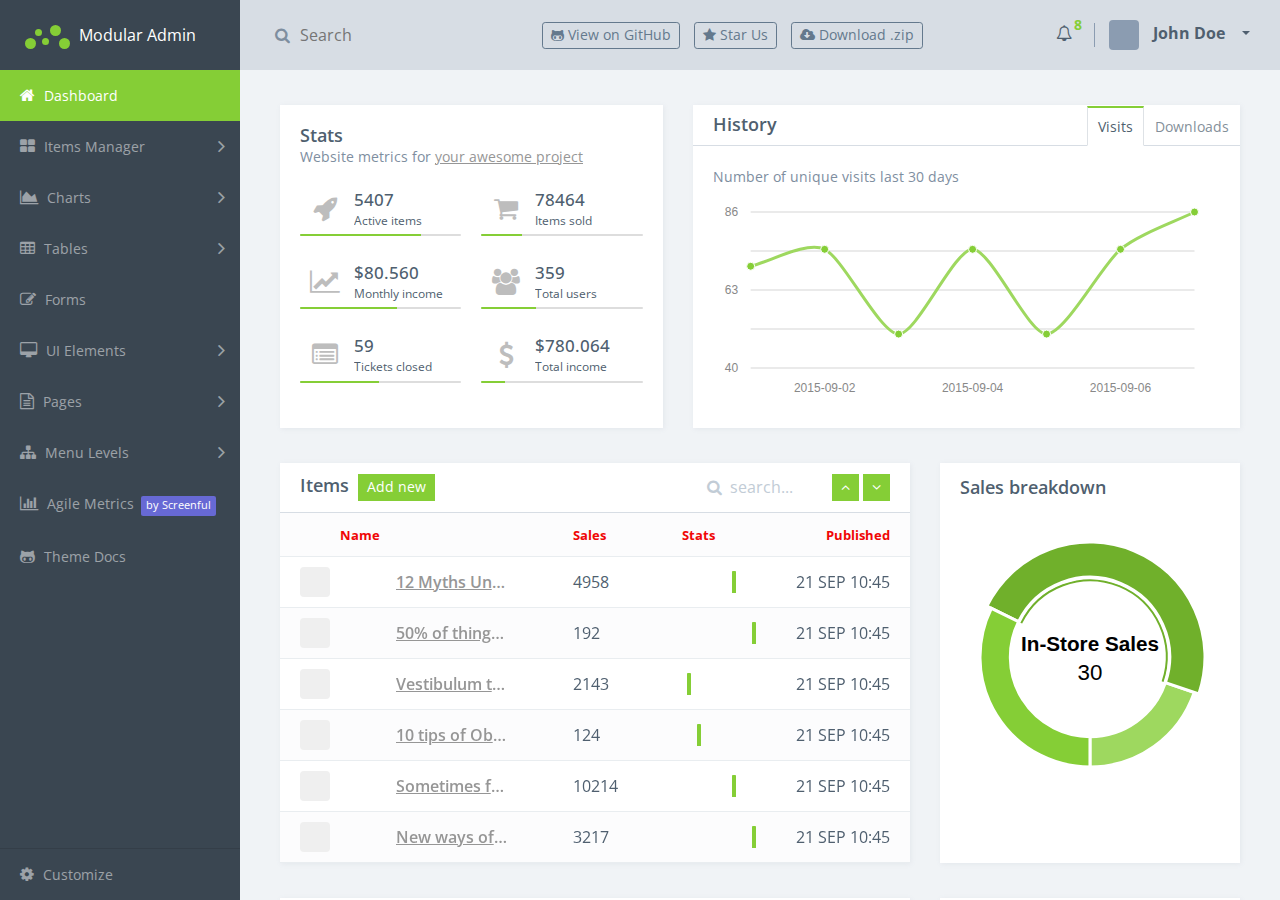
<file: food-code/modular-admin-html-gh-pages/index.html>
<!DOCTYPE html>
<html class="no-js" lang="en">
  <head>
    <meta charset="utf-8" />
    <meta http-equiv="x-ua-compatible" content="ie=edge" />
    <title>ModularAdmin - Free Dashboard Theme | HTML Version</title>
    <meta name="description" content="" />
    <meta name="viewport" content="width=device-width, initial-scale=1" />
    <link rel="apple-touch-icon" href="apple-touch-icon.png" />
    <!-- Place favicon.ico in the root directory -->
    <link rel="stylesheet" href="css/vendor.css" />
    <!-- Theme initialization -->
    <script>
      var themeSettings = localStorage.getItem('themeSettings')
        ? JSON.parse(localStorage.getItem('themeSettings'))
        : {};
      var themeName = themeSettings.themeName || '';
      if (themeName) {
        document.write(
          '<link rel="stylesheet" id="theme-style" href="css/app-' +
            themeName +
            '.css">'
        );
      } else {
        document.write(
          '<link rel="stylesheet" id="theme-style" href="css/app.css">'
        );
      }
    </script>
  </head>
  <body>
    <div class="main-wrapper">
      <div class="app" id="app">
        <header class="header">
          <div class="header-block header-block-collapse d-lg-none d-xl-none">
            <button class="collapse-btn" id="sidebar-collapse-btn">
              <i class="fa fa-bars"></i>
            </button>
          </div>
          <div class="header-block header-block-search">
            <form role="search">
              <div class="input-container">
                <i class="fa fa-search"></i>
                <input type="search" placeholder="Search" />
                <div class="underline"></div>
              </div>
            </form>
          </div>
          <div class="header-block header-block-buttons">
            <a
              href="https://github.com/modularcode/modular-admin-html"
              class="btn btn-sm header-btn"
            >
              <i class="fa fa-github-alt"></i>
              <span>View on GitHub</span>
            </a>
            <a
              href="https://github.com/modularcode/modular-admin-html/stargazers"
              class="btn btn-sm header-btn"
            >
              <i class="fa fa-star"></i>
              <span>Star Us</span>
            </a>
            <a
              href="https://github.com/modularcode/modular-admin-html/releases"
              class="btn btn-sm header-btn"
            >
              <i class="fa fa-cloud-download"></i>
              <span>Download .zip</span>
            </a>
          </div>
          <div class="header-block header-block-nav">
            <ul class="nav-profile">
              <li class="notifications new">
                <a href="" data-toggle="dropdown">
                  <i class="fa fa-bell-o"></i>
                  <sup>
                    <span class="counter">8</span>
                  </sup>
                </a>
                <div class="dropdown-menu notifications-dropdown-menu">
                  <ul class="notifications-container">
                    <li>
                      <a href="" class="notification-item">
                        <div class="img-col">
                          <div
                            class="img"
                            style="background-image: url('assets/faces/3.jpg')"
                          ></div>
                        </div>
                        <div class="body-col">
                          <p>
                            <span class="accent">Zack Alien</span> pushed new
                            commit:
                            <span class="accent"
                              >Fix page load performance issue</span
                            >.
                          </p>
                        </div>
                      </a>
                    </li>
                    <li>
                      <a href="" class="notification-item">
                        <div class="img-col">
                          <div
                            class="img"
                            style="background-image: url('assets/faces/5.jpg')"
                          ></div>
                        </div>
                        <div class="body-col">
                          <p>
                            <span class="accent">Amaya Hatsumi</span> started
                            new task:
                            <span class="accent">Dashboard UI design.</span>.
                          </p>
                        </div>
                      </a>
                    </li>
                    <li>
                      <a href="" class="notification-item">
                        <div class="img-col">
                          <div
                            class="img"
                            style="background-image: url('assets/faces/8.jpg')"
                          ></div>
                        </div>
                        <div class="body-col">
                          <p>
                            <span class="accent">Andy Nouman</span> deployed new
                            version of
                            <span class="accent">NodeJS REST Api V3</span>
                          </p>
                        </div>
                      </a>
                    </li>
                  </ul>
                  <footer>
                    <ul>
                      <li>
                        <a href=""> View All </a>
                      </li>
                    </ul>
                  </footer>
                </div>
              </li>
              <li class="profile dropdown">
                <a
                  class="nav-link dropdown-toggle"
                  data-toggle="dropdown"
                  href="#"
                  role="button"
                  aria-haspopup="true"
                  aria-expanded="false"
                >
                  <div
                    class="img"
                    style="
                      background-image: url('https://avatars3.githubusercontent.com/u/3959008?v=3&s=40');
                    "
                  ></div>
                  <span class="name"> John Doe </span>
                </a>
                <div
                  class="dropdown-menu profile-dropdown-menu"
                  aria-labelledby="dropdownMenu1"
                >
                  <a class="dropdown-item" href="profile user.html">
                    <i class="fa fa-user icon"></i> Profile
                  </a>
                  <a class="dropdown-item" href="#">
                    <i class="fa fa-bell icon"></i> Notifications
                  </a>
                  <a class="dropdown-item" href="#">
                    <i class="fa fa-gear icon"></i> Settings
                  </a>
                  <div class="dropdown-divider"></div>
                  <a class="dropdown-item" href="login.html">
                    <i class="fa fa-power-off icon"></i> Logout
                  </a>
                </div>
              </li>
            </ul>
          </div>
        </header>
        <aside class="sidebar">
          <div class="sidebar-container">
            <div class="sidebar-header">
              <div class="brand">
                <div class="logo">
                  <span class="l l1"></span>
                  <span class="l l2"></span>
                  <span class="l l3"></span>
                  <span class="l l4"></span>
                  <span class="l l5"></span>
                </div>
                Modular Admin
              </div>
            </div>
            <nav class="menu">
              <ul class="sidebar-menu metismenu" id="sidebar-menu">
                <li class="active">
                  <a href="index.html">
                    <i class="fa fa-home"></i> Dashboard
                  </a>
                </li>
                <li>
                  <a href="">
                    <i class="fa fa-th-large"></i> Items Manager
                    <i class="fa arrow"></i>
                  </a>
                  <ul class="sidebar-nav">
                    <li>
                      <a href="ad-recipe-list.html"> Items List </a>
                    </li>
                    <li>
                      <a href="blog.html"> Item Editor </a>
                    </li>
                  </ul>
                </li>
                <li>
                  <a href="">
                    <i class="fa fa-area-chart"></i> Charts
                    <i class="fa arrow"></i>
                  </a>
                  <ul class="sidebar-nav">
                    <li>
                      <a href="charts-flot.html"> Flot Charts </a>
                    </li>
                    <li>
                      <a href="charts-morris.html"> Morris Charts </a>
                    </li>
                  </ul>
                </li>
                <li>
                  <a href="">
                    <i class="fa fa-table"></i> Tables <i class="fa arrow"></i>
                  </a>
                  <ul class="sidebar-nav">
                    <li>
                      <a href="static-tables.html"> Static Tables </a>
                    </li>
                    <li>
                      <a href="responsive-tables.html"> Responsive Tables </a>
                    </li>
                  </ul>
                </li>
                <li>
                  <a href="forms.html">
                    <i class="fa fa-pencil-square-o"></i> Forms
                  </a>
                </li>
                <li>
                  <a href="">
                    <i class="fa fa-desktop"></i> UI Elements
                    <i class="fa arrow"></i>
                  </a>
                  <ul class="sidebar-nav">
                    <li>
                      <a href="buttons.html"> Buttons </a>
                    </li>
                    <li>
                      <a href="cards.html"> Cards </a>
                    </li>
                    <li>
                      <a href="typography.html"> Typography </a>
                    </li>
                    <li>
                      <a href="icons.html"> Icons </a>
                    </li>
                    <li>
                      <a href="grid.html"> Grid </a>
                    </li>
                  </ul>
                </li>
                <li>
                  <a href="">
                    <i class="fa fa-file-text-o"></i> Pages
                    <i class="fa arrow"></i>
                  </a>
                  <ul class="sidebar-nav">
                    <li>
                      <a href="login.html"> Login </a>
                    </li>
                    <li>
                      <a href="signup.html"> Sign Up </a>
                    </li>
                    <li>
                      <a href="reset.html"> Reset </a>
                    </li>
                    <li>
                      <a href="error-404.html"> Error 404 App </a>
                    </li>
                    <li>
                      <a href="error-404-alt.html"> Error 404 Global </a>
                    </li>
                    <li>
                      <a href="error-500.html"> Error 500 App </a>
                    </li>
                    <li>
                      <a href="error-500-alt.html"> Error 500 Global </a>
                    </li>
                  </ul>
                </li>
                <li>
                  <a href="">
                    <i class="fa fa-sitemap"></i> Menu Levels
                    <i class="fa arrow"></i>
                  </a>
                  <ul class="sidebar-nav">
                    <li>
                      <a href="#">
                        Second Level Item <i class="fa arrow"></i>
                      </a>
                      <ul class="sidebar-nav">
                        <li>
                          <a href="#"> Third Level Item </a>
                        </li>
                        <li>
                          <a href="#"> Third Level Item </a>
                        </li>
                      </ul>
                    </li>
                    <li>
                      <a href="#"> Second Level Item </a>
                    </li>
                    <li>
                      <a href="#">
                        Second Level Item <i class="fa arrow"></i>
                      </a>
                      <ul class="sidebar-nav">
                        <li>
                          <a href="#"> Third Level Item </a>
                        </li>
                        <li>
                          <a href="#"> Third Level Item </a>
                        </li>
                        <li>
                          <a href="#">
                            Third Level Item <i class="fa arrow"></i>
                          </a>
                          <ul class="sidebar-nav">
                            <li>
                              <a href="#"> Fourth Level Item </a>
                            </li>
                            <li>
                              <a href="#"> Fourth Level Item </a>
                            </li>
                          </ul>
                        </li>
                      </ul>
                    </li>
                  </ul>
                </li>
                <li>
                  <a href="screenful.html">
                    <i class="fa fa-bar-chart"></i> Agile Metrics
                    <span class="label label-screenful">by Screenful</span>
                  </a>
                </li>
                <li>
                  <a href="https://github.com/modularcode/modular-admin-html">
                    <i class="fa fa-github-alt"></i> Theme Docs
                  </a>
                </li>
              </ul>
            </nav>
          </div>
          <footer class="sidebar-footer">
            <ul class="sidebar-menu metismenu" id="customize-menu">
              <li>
                <ul>
                  <li class="customize">
                    <div class="customize-item">
                      <div class="row customize-header">
                        <div class="col-4"></div>
                        <div class="col-4">
                          <label class="title">fixed</label>
                        </div>
                        <div class="col-4">
                          <label class="title">static</label>
                        </div>
                      </div>
                      <div class="row">
                        <div class="col-4">
                          <label class="title">Sidebar:</label>
                        </div>
                        <div class="col-4">
                          <label>
                            <input
                              class="radio"
                              type="radio"
                              name="sidebarPosition"
                              value="sidebar-fixed"
                            />
                            <span></span>
                          </label>
                        </div>
                        <div class="col-4">
                          <label>
                            <input
                              class="radio"
                              type="radio"
                              name="sidebarPosition"
                              value=""
                            />
                            <span></span>
                          </label>
                        </div>
                      </div>
                      <div class="row">
                        <div class="col-4">
                          <label class="title">Header:</label>
                        </div>
                        <div class="col-4">
                          <label>
                            <input
                              class="radio"
                              type="radio"
                              name="headerPosition"
                              value="header-fixed"
                            />
                            <span></span>
                          </label>
                        </div>
                        <div class="col-4">
                          <label>
                            <input
                              class="radio"
                              type="radio"
                              name="headerPosition"
                              value=""
                            />
                            <span></span>
                          </label>
                        </div>
                      </div>
                      <div class="row">
                        <div class="col-4">
                          <label class="title">Footer:</label>
                        </div>
                        <div class="col-4">
                          <label>
                            <input
                              class="radio"
                              type="radio"
                              name="footerPosition"
                              value="footer-fixed"
                            />
                            <span></span>
                          </label>
                        </div>
                        <div class="col-4">
                          <label>
                            <input
                              class="radio"
                              type="radio"
                              name="footerPosition"
                              value=""
                            />
                            <span></span>
                          </label>
                        </div>
                      </div>
                    </div>
                    <div class="customize-item">
                      <ul class="customize-colors">
                        <li>
                          <span
                            class="color-item color-red"
                            data-theme="red"
                          ></span>
                        </li>
                        <li>
                          <span
                            class="color-item color-orange"
                            data-theme="orange"
                          ></span>
                        </li>
                        <li>
                          <span
                            class="color-item color-green active"
                            data-theme=""
                          ></span>
                        </li>
                        <li>
                          <span
                            class="color-item color-seagreen"
                            data-theme="seagreen"
                          ></span>
                        </li>
                        <li>
                          <span
                            class="color-item color-blue"
                            data-theme="blue"
                          ></span>
                        </li>
                        <li>
                          <span
                            class="color-item color-purple"
                            data-theme="purple"
                          ></span>
                        </li>
                      </ul>
                    </div>
                  </li>
                </ul>
                <a href=""> <i class="fa fa-cog"></i> Customize </a>
              </li>
            </ul>
          </footer>
        </aside>
        <div class="sidebar-overlay" id="sidebar-overlay"></div>
        <div
          class="sidebar-mobile-menu-handle"
          id="sidebar-mobile-menu-handle"
        ></div>
        <div class="mobile-menu-handle"></div>
        <article class="content dashboard-page">
          <section class="section">
            <div class="row sameheight-container">
              <div class="col col-12 col-sm-12 col-md-6 col-xl-5 stats-col">
                <div class="card sameheight-item stats" data-exclude="xs">
                  <div class="card-block">
                    <div class="title-block">
                      <h4 class="title">Stats</h4>
                      <p class="title-description">
                        Website metrics for
                        <a href="https://modularcode.io/modular-admin-html/">
                          your awesome project
                        </a>
                      </p>
                    </div>
                    <div class="row row-sm stats-container">
                      <div class="col-12 col-sm-6 stat-col">
                        <div class="stat-icon">
                          <i class="fa fa-rocket"></i>
                        </div>
                        <div class="stat">
                          <div class="value">5407</div>
                          <div class="name">Active items</div>
                        </div>
                        <div class="progress stat-progress">
                          <div class="progress-bar" style="width: 75%"></div>
                        </div>
                      </div>
                      <div class="col-12 col-sm-6 stat-col">
                        <div class="stat-icon">
                          <i class="fa fa-shopping-cart"></i>
                        </div>
                        <div class="stat">
                          <div class="value">78464</div>
                          <div class="name">Items sold</div>
                        </div>
                        <div class="progress stat-progress">
                          <div class="progress-bar" style="width: 25%"></div>
                        </div>
                      </div>
                      <div class="col-12 col-sm-6 stat-col">
                        <div class="stat-icon">
                          <i class="fa fa-line-chart"></i>
                        </div>
                        <div class="stat">
                          <div class="value">$80.560</div>
                          <div class="name">Monthly income</div>
                        </div>
                        <div class="progress stat-progress">
                          <div class="progress-bar" style="width: 60%"></div>
                        </div>
                      </div>
                      <div class="col-12 col-sm-6 stat-col">
                        <div class="stat-icon">
                          <i class="fa fa-users"></i>
                        </div>
                        <div class="stat">
                          <div class="value">359</div>
                          <div class="name">Total users</div>
                        </div>
                        <div class="progress stat-progress">
                          <div class="progress-bar" style="width: 34%"></div>
                        </div>
                      </div>
                      <div class="col-12 col-sm-6 stat-col">
                        <div class="stat-icon">
                          <i class="fa fa-list-alt"></i>
                        </div>
                        <div class="stat">
                          <div class="value">59</div>
                          <div class="name">Tickets closed</div>
                        </div>
                        <div class="progress stat-progress">
                          <div class="progress-bar" style="width: 49%"></div>
                        </div>
                      </div>
                      <div class="col-12 col-sm-6 stat-col">
                        <div class="stat-icon">
                          <i class="fa fa-dollar"></i>
                        </div>
                        <div class="stat">
                          <div class="value">$780.064</div>
                          <div class="name">Total income</div>
                        </div>
                        <div class="progress stat-progress">
                          <div class="progress-bar" style="width: 15%"></div>
                        </div>
                      </div>
                    </div>
                  </div>
                </div>
              </div>
              <div class="col col-12 col-sm-12 col-md-6 col-xl-7 history-col">
                <div
                  class="card sameheight-item"
                  data-exclude="xs"
                  id="dashboard-history"
                >
                  <div class="card-header card-header-sm bordered">
                    <div class="header-block">
                      <h3 class="title">History</h3>
                    </div>
                    <ul class="nav nav-tabs pull-right" role="tablist">
                      <li class="nav-item">
                        <a
                          class="nav-link active"
                          href="#visits"
                          role="tab"
                          data-toggle="tab"
                          >Visits</a
                        >
                      </li>
                      <li class="nav-item">
                        <a
                          class="nav-link"
                          href="#downloads"
                          role="tab"
                          data-toggle="tab"
                          >Downloads</a
                        >
                      </li>
                    </ul>
                  </div>
                  <div class="card-block">
                    <div class="tab-content">
                      <div
                        role="tabpanel"
                        class="tab-pane active fade show"
                        id="visits"
                      >
                        <p class="title-description">
                          Number of unique visits last 30 days
                        </p>
                        <div id="dashboard-visits-chart"></div>
                      </div>
                      <div role="tabpanel" class="tab-pane fade" id="downloads">
                        <p class="title-description">
                          Number of downloads last 30 days
                        </p>
                        <div id="dashboard-downloads-chart"></div>
                      </div>
                    </div>
                  </div>
                </div>
              </div>
            </div>
          </section>
          <section class="section">
            <div class="row sameheight-container">
              <div class="col-xl-8">
                <div class="card sameheight-item items" data-exclude="xs,sm,lg">
                  <div class="card-header bordered">
                    <div class="header-block">
                      <h3 class="title">Items</h3>
                      <a href="item-editor.html" class="btn btn-primary btn-sm">
                        Add new
                      </a>
                    </div>
                    <div class="header-block pull-right">
                      <label class="search">
                        <input class="search-input" placeholder="search..." />
                        <i class="fa fa-search search-icon"></i>
                      </label>
                      <div class="pagination">
                        <a href="" class="btn btn-primary btn-sm">
                          <i class="fa fa-angle-up"></i>
                        </a>
                        <a href="" class="btn btn-primary btn-sm">
                          <i class="fa fa-angle-down"></i>
                        </a>
                      </div>
                    </div>
                  </div>
                  <ul class="item-list striped">
                    <li class="item item-list-header">
                      <div class="item-row">
                        <div
                          class="item-col item-col-header fixed item-col-img xs"
                        ></div>
                        <div class="item-col item-col-header item-col-title">
                          <div>
                            <span>Name</span>
                          </div>
                        </div>
                        <div class="item-col item-col-header item-col-sales">
                          <div>
                            <span>Sales</span>
                          </div>
                        </div>
                        <div class="item-col item-col-header item-col-stats">
                          <div class="no-overflow">
                            <span>Stats</span>
                          </div>
                        </div>
                        <div class="item-col item-col-header item-col-date">
                          <div>
                            <span>Published</span>
                          </div>
                        </div>
                      </div>
                    </li>
                    <li class="item">
                      <div class="item-row">
                        <div class="item-col fixed item-col-img xs">
                          <a href="">
                            <div
                              class="item-img xs rounded"
                              style="
                                background-image: url(https://s3.amazonaws.com/uifaces/faces/twitter/brad_frost/128.jpg);
                              "
                            ></div>
                          </a>
                        </div>
                        <div class="item-col item-col-title no-overflow">
                          <div>
                            <a href="" class="">
                              <h4 class="item-title no-wrap">
                                12 Myths Uncovered About IT &amp; Software
                              </h4>
                            </a>
                          </div>
                        </div>
                        <div class="item-col item-col-sales">
                          <div class="item-heading">Sales</div>
                          <div>4958</div>
                        </div>
                        <div class="item-col item-col-stats">
                          <div class="item-heading">Stats</div>
                          <div class="no-overflow">
                            <div
                              class="item-stats sparkline"
                              data-type="bar"
                            ></div>
                          </div>
                        </div>
                        <div class="item-col item-col-date">
                          <div class="item-heading">Published</div>
                          <div>21 SEP 10:45</div>
                        </div>
                      </div>
                    </li>
                    <li class="item">
                      <div class="item-row">
                        <div class="item-col fixed item-col-img xs">
                          <a href="">
                            <div
                              class="item-img xs rounded"
                              style="
                                background-image: url(https://s3.amazonaws.com/uifaces/faces/twitter/_everaldo/128.jpg);
                              "
                            ></div>
                          </a>
                        </div>
                        <div class="item-col item-col-title no-overflow">
                          <div>
                            <a href="" class="">
                              <h4 class="item-title no-wrap">
                                50% of things doesn&#x27;t really belongs to you
                              </h4>
                            </a>
                          </div>
                        </div>
                        <div class="item-col item-col-sales">
                          <div class="item-heading">Sales</div>
                          <div>192</div>
                        </div>
                        <div class="item-col item-col-stats">
                          <div class="item-heading">Stats</div>
                          <div class="no-overflow">
                            <div
                              class="item-stats sparkline"
                              data-type="bar"
                            ></div>
                          </div>
                        </div>
                        <div class="item-col item-col-date">
                          <div class="item-heading">Published</div>
                          <div>21 SEP 10:45</div>
                        </div>
                      </div>
                    </li>
                    <li class="item">
                      <div class="item-row">
                        <div class="item-col fixed item-col-img xs">
                          <a href="">
                            <div
                              class="item-img xs rounded"
                              style="
                                background-image: url(https://s3.amazonaws.com/uifaces/faces/twitter/eduardo_olv/128.jpg);
                              "
                            ></div>
                          </a>
                        </div>
                        <div class="item-col item-col-title no-overflow">
                          <div>
                            <a href="" class="">
                              <h4 class="item-title no-wrap">
                                Vestibulum tincidunt amet laoreet mauris sit sem
                                aliquam cras maecenas vel aliquam.
                              </h4>
                            </a>
                          </div>
                        </div>
                        <div class="item-col item-col-sales">
                          <div class="item-heading">Sales</div>
                          <div>2143</div>
                        </div>
                        <div class="item-col item-col-stats">
                          <div class="item-heading">Stats</div>
                          <div class="no-overflow">
                            <div
                              class="item-stats sparkline"
                              data-type="bar"
                            ></div>
                          </div>
                        </div>
                        <div class="item-col item-col-date">
                          <div class="item-heading">Published</div>
                          <div>21 SEP 10:45</div>
                        </div>
                      </div>
                    </li>
                    <li class="item">
                      <div class="item-row">
                        <div class="item-col fixed item-col-img xs">
                          <a href="">
                            <div
                              class="item-img xs rounded"
                              style="
                                background-image: url(https://s3.amazonaws.com/uifaces/faces/twitter/why_this/128.jpg);
                              "
                            ></div>
                          </a>
                        </div>
                        <div class="item-col item-col-title no-overflow">
                          <div>
                            <a href="" class="">
                              <h4 class="item-title no-wrap">
                                10 tips of Object Oriented Design
                              </h4>
                            </a>
                          </div>
                        </div>
                        <div class="item-col item-col-sales">
                          <div class="item-heading">Sales</div>
                          <div>124</div>
                        </div>
                        <div class="item-col item-col-stats">
                          <div class="item-heading">Stats</div>
                          <div class="no-overflow">
                            <div
                              class="item-stats sparkline"
                              data-type="bar"
                            ></div>
                          </div>
                        </div>
                        <div class="item-col item-col-date">
                          <div class="item-heading">Published</div>
                          <div>21 SEP 10:45</div>
                        </div>
                      </div>
                    </li>
                    <li class="item">
                      <div class="item-row">
                        <div class="item-col fixed item-col-img xs">
                          <a href="">
                            <div
                              class="item-img xs rounded"
                              style="
                                background-image: url(https://s3.amazonaws.com/uifaces/faces/twitter/w7download/128.jpg);
                              "
                            ></div>
                          </a>
                        </div>
                        <div class="item-col item-col-title no-overflow">
                          <div>
                            <a href="" class="">
                              <h4 class="item-title no-wrap">
                                Sometimes friend tells it is cold
                              </h4>
                            </a>
                          </div>
                        </div>
                        <div class="item-col item-col-sales">
                          <div class="item-heading">Sales</div>
                          <div>10214</div>
                        </div>
                        <div class="item-col item-col-stats">
                          <div class="item-heading">Stats</div>
                          <div class="no-overflow">
                            <div
                              class="item-stats sparkline"
                              data-type="bar"
                            ></div>
                          </div>
                        </div>
                        <div class="item-col item-col-date">
                          <div class="item-heading">Published</div>
                          <div>21 SEP 10:45</div>
                        </div>
                      </div>
                    </li>
                    <li class="item">
                      <div class="item-row">
                        <div class="item-col fixed item-col-img xs">
                          <a href="">
                            <div
                              class="item-img xs rounded"
                              style="
                                background-image: url(https://s3.amazonaws.com/uifaces/faces/twitter/pankogut/128.jpg);
                              "
                            ></div>
                          </a>
                        </div>
                        <div class="item-col item-col-title no-overflow">
                          <div>
                            <a href="" class="">
                              <h4 class="item-title no-wrap">
                                New ways of conceptual thinking
                              </h4>
                            </a>
                          </div>
                        </div>
                        <div class="item-col item-col-sales">
                          <div class="item-heading">Sales</div>
                          <div>3217</div>
                        </div>
                        <div class="item-col item-col-stats">
                          <div class="item-heading">Stats</div>
                          <div class="no-overflow">
                            <div
                              class="item-stats sparkline"
                              data-type="bar"
                            ></div>
                          </div>
                        </div>
                        <div class="item-col item-col-date">
                          <div class="item-heading">Published</div>
                          <div>21 SEP 10:45</div>
                        </div>
                      </div>
                    </li>
                  </ul>
                </div>
              </div>
              <div class="col-xl-4">
                <div
                  class="card sameheight-item sales-breakdown"
                  data-exclude="xs,sm,lg"
                >
                  <div class="card-header">
                    <div class="header-block">
                      <h3 class="title">Sales breakdown</h3>
                    </div>
                  </div>
                  <div class="card-block">
                    <div
                      class="dashboard-sales-breakdown-chart"
                      id="dashboard-sales-breakdown-chart"
                    ></div>
                  </div>
                </div>
              </div>
            </div>
          </section>
          <section class="section map-tasks">
            <div class="row sameheight-container">
              <div class="col-md-8">
                <div class="card sameheight-item" data-exclude="xs,sm">
                  <div class="card-header">
                    <div class="header-block">
                      <h3 class="title">Sales by countries</h3>
                    </div>
                  </div>
                  <div class="card-block">
                    <div
                      id="dashboard-sales-map"
                      style="width: 100%; height: 400px"
                    ></div>
                  </div>
                </div>
              </div>
              <div class="col-md-4">
                <div class="card tasks sameheight-item" data-exclude="xs,sm">
                  <div class="card-header bordered">
                    <div class="header-block">
                      <h3 class="title">Tasks</h3>
                    </div>
                    <div class="header-block pull-right">
                      <a
                        href=""
                        class="btn btn-primary btn-sm rounded pull-right"
                      >
                        Add new
                      </a>
                    </div>
                  </div>
                  <div class="card-block">
                    <div class="tasks-block">
                      <ul class="item-list">
                        <li class="item">
                          <div class="item-row">
                            <div class="item-col item-col-title">
                              <label>
                                <input
                                  class="checkbox"
                                  type="checkbox"
                                  checked="checked"
                                />
                                <span>Meeting with embassador</span>
                              </label>
                            </div>
                            <div
                              class="item-col fixed item-col-actions-dropdown"
                            >
                              <div class="item-actions-dropdown">
                                <a class="item-actions-toggle-btn">
                                  <span class="inactive">
                                    <i class="fa fa-cog"></i>
                                  </span>
                                  <span class="active">
                                    <i class="fa fa-chevron-circle-right"></i>
                                  </span>
                                </a>
                                <div class="item-actions-block">
                                  <ul class="item-actions-list">
                                    <li>
                                      <a
                                        class="remove"
                                        href="#"
                                        data-toggle="modal"
                                        data-target="#confirm-modal"
                                      >
                                        <i class="fa fa-trash-o"></i>
                                      </a>
                                    </li>
                                    <li>
                                      <a class="check" href="#">
                                        <i class="fa fa-check"></i>
                                      </a>
                                    </li>
                                    <li>
                                      <a class="edit" href="item-editor.html">
                                        <i class="fa fa-pencil"></i>
                                      </a>
                                    </li>
                                  </ul>
                                </div>
                              </div>
                            </div>
                          </div>
                        </li>
                        <li class="item">
                          <div class="item-row">
                            <div class="item-col item-col-title">
                              <label>
                                <input
                                  class="checkbox"
                                  type="checkbox"
                                  checked="checked"
                                />
                                <span>Confession</span>
                              </label>
                            </div>
                            <div
                              class="item-col fixed item-col-actions-dropdown"
                            >
                              <div class="item-actions-dropdown">
                                <a class="item-actions-toggle-btn">
                                  <span class="inactive">
                                    <i class="fa fa-cog"></i>
                                  </span>
                                  <span class="active">
                                    <i class="fa fa-chevron-circle-right"></i>
                                  </span>
                                </a>
                                <div class="item-actions-block">
                                  <ul class="item-actions-list">
                                    <li>
                                      <a
                                        class="remove"
                                        href="#"
                                        data-toggle="modal"
                                        data-target="#confirm-modal"
                                      >
                                        <i class="fa fa-trash-o"></i>
                                      </a>
                                    </li>
                                    <li>
                                      <a class="check" href="#">
                                        <i class="fa fa-check"></i>
                                      </a>
                                    </li>
                                    <li>
                                      <a class="edit" href="item-editor.html">
                                        <i class="fa fa-pencil"></i>
                                      </a>
                                    </li>
                                  </ul>
                                </div>
                              </div>
                            </div>
                          </div>
                        </li>
                        <li class="item">
                          <div class="item-row">
                            <div class="item-col item-col-title">
                              <label>
                                <input class="checkbox" type="checkbox" />
                                <span>Time to start building an ark</span>
                              </label>
                            </div>
                            <div
                              class="item-col fixed item-col-actions-dropdown"
                            >
                              <div class="item-actions-dropdown">
                                <a class="item-actions-toggle-btn">
                                  <span class="inactive">
                                    <i class="fa fa-cog"></i>
                                  </span>
                                  <span class="active">
                                    <i class="fa fa-chevron-circle-right"></i>
                                  </span>
                                </a>
                                <div class="item-actions-block">
                                  <ul class="item-actions-list">
                                    <li>
                                      <a
                                        class="remove"
                                        href="#"
                                        data-toggle="modal"
                                        data-target="#confirm-modal"
                                      >
                                        <i class="fa fa-trash-o"></i>
                                      </a>
                                    </li>
                                    <li>
                                      <a class="check" href="#">
                                        <i class="fa fa-check"></i>
                                      </a>
                                    </li>
                                    <li>
                                      <a class="edit" href="item-editor.html">
                                        <i class="fa fa-pencil"></i>
                                      </a>
                                    </li>
                                  </ul>
                                </div>
                              </div>
                            </div>
                          </div>
                        </li>
                        <li class="item">
                          <div class="item-row">
                            <div class="item-col item-col-title">
                              <label>
                                <input class="checkbox" type="checkbox" />
                                <span>Beer time with dudes</span>
                              </label>
                            </div>
                            <div
                              class="item-col fixed item-col-actions-dropdown"
                            >
                              <div class="item-actions-dropdown">
                                <a class="item-actions-toggle-btn">
                                  <span class="inactive">
                                    <i class="fa fa-cog"></i>
                                  </span>
                                  <span class="active">
                                    <i class="fa fa-chevron-circle-right"></i>
                                  </span>
                                </a>
                                <div class="item-actions-block">
                                  <ul class="item-actions-list">
                                    <li>
                                      <a
                                        class="remove"
                                        href="#"
                                        data-toggle="modal"
                                        data-target="#confirm-modal"
                                      >
                                        <i class="fa fa-trash-o"></i>
                                      </a>
                                    </li>
                                    <li>
                                      <a class="check" href="#">
                                        <i class="fa fa-check"></i>
                                      </a>
                                    </li>
                                    <li>
                                      <a class="edit" href="item-editor.html">
                                        <i class="fa fa-pencil"></i>
                                      </a>
                                    </li>
                                  </ul>
                                </div>
                              </div>
                            </div>
                          </div>
                        </li>
                        <li class="item">
                          <div class="item-row">
                            <div class="item-col item-col-title">
                              <label>
                                <input
                                  class="checkbox"
                                  type="checkbox"
                                  checked="checked"
                                />
                                <span>Meeting new girls</span>
                              </label>
                            </div>
                            <div
                              class="item-col fixed item-col-actions-dropdown"
                            >
                              <div class="item-actions-dropdown">
                                <a class="item-actions-toggle-btn">
                                  <span class="inactive">
                                    <i class="fa fa-cog"></i>
                                  </span>
                                  <span class="active">
                                    <i class="fa fa-chevron-circle-right"></i>
                                  </span>
                                </a>
                                <div class="item-actions-block">
                                  <ul class="item-actions-list">
                                    <li>
                                      <a
                                        class="remove"
                                        href="#"
                                        data-toggle="modal"
                                        data-target="#confirm-modal"
                                      >
                                        <i class="fa fa-trash-o"></i>
                                      </a>
                                    </li>
                                    <li>
                                      <a class="check" href="#">
                                        <i class="fa fa-check"></i>
                                      </a>
                                    </li>
                                    <li>
                                      <a class="edit" href="item-editor.html">
                                        <i class="fa fa-pencil"></i>
                                      </a>
                                    </li>
                                  </ul>
                                </div>
                              </div>
                            </div>
                          </div>
                        </li>
                        <li class="item">
                          <div class="item-row">
                            <div class="item-col item-col-title">
                              <label>
                                <input class="checkbox" type="checkbox" />
                                <span>Remember damned home address</span>
                              </label>
                            </div>
                            <div
                              class="item-col fixed item-col-actions-dropdown"
                            >
                              <div class="item-actions-dropdown">
                                <a class="item-actions-toggle-btn">
                                  <span class="inactive">
                                    <i class="fa fa-cog"></i>
                                  </span>
                                  <span class="active">
                                    <i class="fa fa-chevron-circle-right"></i>
                                  </span>
                                </a>
                                <div class="item-actions-block">
                                  <ul class="item-actions-list">
                                    <li>
                                      <a
                                        class="remove"
                                        href="#"
                                        data-toggle="modal"
                                        data-target="#confirm-modal"
                                      >
                                        <i class="fa fa-trash-o"></i>
                                      </a>
                                    </li>
                                    <li>
                                      <a class="check" href="#">
                                        <i class="fa fa-check"></i>
                                      </a>
                                    </li>
                                    <li>
                                      <a class="edit" href="item-editor.html">
                                        <i class="fa fa-pencil"></i>
                                      </a>
                                    </li>
                                  </ul>
                                </div>
                              </div>
                            </div>
                          </div>
                        </li>
                        <li class="item">
                          <div class="item-row">
                            <div class="item-col item-col-title">
                              <label>
                                <input class="checkbox" type="checkbox" />
                                <span>Get home before you got sleep</span>
                              </label>
                            </div>
                            <div
                              class="item-col fixed item-col-actions-dropdown"
                            >
                              <div class="item-actions-dropdown">
                                <a class="item-actions-toggle-btn">
                                  <span class="inactive">
                                    <i class="fa fa-cog"></i>
                                  </span>
                                  <span class="active">
                                    <i class="fa fa-chevron-circle-right"></i>
                                  </span>
                                </a>
                                <div class="item-actions-block">
                                  <ul class="item-actions-list">
                                    <li>
                                      <a
                                        class="remove"
                                        href="#"
                                        data-toggle="modal"
                                        data-target="#confirm-modal"
                                      >
                                        <i class="fa fa-trash-o"></i>
                                      </a>
                                    </li>
                                    <li>
                                      <a class="check" href="#">
                                        <i class="fa fa-check"></i>
                                      </a>
                                    </li>
                                    <li>
                                      <a class="edit" href="item-editor.html">
                                        <i class="fa fa-pencil"></i>
                                      </a>
                                    </li>
                                  </ul>
                                </div>
                              </div>
                            </div>
                          </div>
                        </li>
                        <li class="item">
                          <div class="item-row">
                            <div class="item-col item-col-title">
                              <label>
                                <input
                                  class="checkbox"
                                  type="checkbox"
                                  checked="checked"
                                />
                                <span>Meeting with embassador</span>
                              </label>
                            </div>
                            <div
                              class="item-col fixed item-col-actions-dropdown"
                            >
                              <div class="item-actions-dropdown">
                                <a class="item-actions-toggle-btn">
                                  <span class="inactive">
                                    <i class="fa fa-cog"></i>
                                  </span>
                                  <span class="active">
                                    <i class="fa fa-chevron-circle-right"></i>
                                  </span>
                                </a>
                                <div class="item-actions-block">
                                  <ul class="item-actions-list">
                                    <li>
                                      <a
                                        class="remove"
                                        href="#"
                                        data-toggle="modal"
                                        data-target="#confirm-modal"
                                      >
                                        <i class="fa fa-trash-o"></i>
                                      </a>
                                    </li>
                                    <li>
                                      <a class="check" href="#">
                                        <i class="fa fa-check"></i>
                                      </a>
                                    </li>
                                    <li>
                                      <a class="edit" href="item-editor.html">
                                        <i class="fa fa-pencil"></i>
                                      </a>
                                    </li>
                                  </ul>
                                </div>
                              </div>
                            </div>
                          </div>
                        </li>
                        <li class="item">
                          <div class="item-row">
                            <div class="item-col item-col-title">
                              <label>
                                <input
                                  class="checkbox"
                                  type="checkbox"
                                  checked="checked"
                                />
                                <span>Confession</span>
                              </label>
                            </div>
                            <div
                              class="item-col fixed item-col-actions-dropdown"
                            >
                              <div class="item-actions-dropdown">
                                <a class="item-actions-toggle-btn">
                                  <span class="inactive">
                                    <i class="fa fa-cog"></i>
                                  </span>
                                  <span class="active">
                                    <i class="fa fa-chevron-circle-right"></i>
                                  </span>
                                </a>
                                <div class="item-actions-block">
                                  <ul class="item-actions-list">
                                    <li>
                                      <a
                                        class="remove"
                                        href="#"
                                        data-toggle="modal"
                                        data-target="#confirm-modal"
                                      >
                                        <i class="fa fa-trash-o"></i>
                                      </a>
                                    </li>
                                    <li>
                                      <a class="check" href="#">
                                        <i class="fa fa-check"></i>
                                      </a>
                                    </li>
                                    <li>
                                      <a class="edit" href="item-editor.html">
                                        <i class="fa fa-pencil"></i>
                                      </a>
                                    </li>
                                  </ul>
                                </div>
                              </div>
                            </div>
                          </div>
                        </li>
                        <li class="item">
                          <div class="item-row">
                            <div class="item-col item-col-title">
                              <label>
                                <input class="checkbox" type="checkbox" />
                                <span>Time to start building an ark</span>
                              </label>
                            </div>
                            <div
                              class="item-col fixed item-col-actions-dropdown"
                            >
                              <div class="item-actions-dropdown">
                                <a class="item-actions-toggle-btn">
                                  <span class="inactive">
                                    <i class="fa fa-cog"></i>
                                  </span>
                                  <span class="active">
                                    <i class="fa fa-chevron-circle-right"></i>
                                  </span>
                                </a>
                                <div class="item-actions-block">
                                  <ul class="item-actions-list">
                                    <li>
                                      <a
                                        class="remove"
                                        href="#"
                                        data-toggle="modal"
                                        data-target="#confirm-modal"
                                      >
                                        <i class="fa fa-trash-o"></i>
                                      </a>
                                    </li>
                                    <li>
                                      <a class="check" href="#">
                                        <i class="fa fa-check"></i>
                                      </a>
                                    </li>
                                    <li>
                                      <a class="edit" href="item-editor.html">
                                        <i class="fa fa-pencil"></i>
                                      </a>
                                    </li>
                                  </ul>
                                </div>
                              </div>
                            </div>
                          </div>
                        </li>
                        <li class="item">
                          <div class="item-row">
                            <div class="item-col item-col-title">
                              <label>
                                <input class="checkbox" type="checkbox" />
                                <span>Beer time with dudes</span>
                              </label>
                            </div>
                            <div
                              class="item-col fixed item-col-actions-dropdown"
                            >
                              <div class="item-actions-dropdown">
                                <a class="item-actions-toggle-btn">
                                  <span class="inactive">
                                    <i class="fa fa-cog"></i>
                                  </span>
                                  <span class="active">
                                    <i class="fa fa-chevron-circle-right"></i>
                                  </span>
                                </a>
                                <div class="item-actions-block">
                                  <ul class="item-actions-list">
                                    <li>
                                      <a
                                        class="remove"
                                        href="#"
                                        data-toggle="modal"
                                        data-target="#confirm-modal"
                                      >
                                        <i class="fa fa-trash-o"></i>
                                      </a>
                                    </li>
                                    <li>
                                      <a class="check" href="#">
                                        <i class="fa fa-check"></i>
                                      </a>
                                    </li>
                                    <li>
                                      <a class="edit" href="item-editor.html">
                                        <i class="fa fa-pencil"></i>
                                      </a>
                                    </li>
                                  </ul>
                                </div>
                              </div>
                            </div>
                          </div>
                        </li>
                        <li class="item">
                          <div class="item-row">
                            <div class="item-col item-col-title">
                              <label>
                                <input
                                  class="checkbox"
                                  type="checkbox"
                                  checked="checked"
                                />
                                <span>Meeting new girls</span>
                              </label>
                            </div>
                            <div
                              class="item-col fixed item-col-actions-dropdown"
                            >
                              <div class="item-actions-dropdown">
                                <a class="item-actions-toggle-btn">
                                  <span class="inactive">
                                    <i class="fa fa-cog"></i>
                                  </span>
                                  <span class="active">
                                    <i class="fa fa-chevron-circle-right"></i>
                                  </span>
                                </a>
                                <div class="item-actions-block">
                                  <ul class="item-actions-list">
                                    <li>
                                      <a
                                        class="remove"
                                        href="#"
                                        data-toggle="modal"
                                        data-target="#confirm-modal"
                                      >
                                        <i class="fa fa-trash-o"></i>
                                      </a>
                                    </li>
                                    <li>
                                      <a class="check" href="#">
                                        <i class="fa fa-check"></i>
                                      </a>
                                    </li>
                                    <li>
                                      <a class="edit" href="item-editor.html">
                                        <i class="fa fa-pencil"></i>
                                      </a>
                                    </li>
                                  </ul>
                                </div>
                              </div>
                            </div>
                          </div>
                        </li>
                        <li class="item">
                          <div class="item-row">
                            <div class="item-col item-col-title">
                              <label>
                                <input class="checkbox" type="checkbox" />
                                <span>Remember damned home address</span>
                              </label>
                            </div>
                            <div
                              class="item-col fixed item-col-actions-dropdown"
                            >
                              <div class="item-actions-dropdown">
                                <a class="item-actions-toggle-btn">
                                  <span class="inactive">
                                    <i class="fa fa-cog"></i>
                                  </span>
                                  <span class="active">
                                    <i class="fa fa-chevron-circle-right"></i>
                                  </span>
                                </a>
                                <div class="item-actions-block">
                                  <ul class="item-actions-list">
                                    <li>
                                      <a
                                        class="remove"
                                        href="#"
                                        data-toggle="modal"
                                        data-target="#confirm-modal"
                                      >
                                        <i class="fa fa-trash-o"></i>
                                      </a>
                                    </li>
                                    <li>
                                      <a class="check" href="#">
                                        <i class="fa fa-check"></i>
                                      </a>
                                    </li>
                                    <li>
                                      <a class="edit" href="item-editor.html">
                                        <i class="fa fa-pencil"></i>
                                      </a>
                                    </li>
                                  </ul>
                                </div>
                              </div>
                            </div>
                          </div>
                        </li>
                      </ul>
                    </div>
                  </div>
                </div>
              </div>
            </div>
          </section>
        </article>
        <footer class="footer">
          <div class="footer-block buttons">
            <iframe
              class="footer-github-btn"
              src="https://ghbtns.com/github-btn.html?user=modularcode&repo=modular-admin-html&type=star&count=true"
              frameborder="0"
              scrolling="0"
              width="140px"
              height="20px"
            ></iframe>
          </div>
          <div class="footer-block author">
            <ul>
              <li>
                created by
                <a href="https://github.com/modularcode">ModularCode</a>
              </li>
              <li>
                <a
                  href="https://github.com/modularcode/modular-admin-html#get-in-touch"
                  >get in touch</a
                >
              </li>
            </ul>
          </div>
        </footer>
        <div class="modal fade" id="modal-media">
          <div class="modal-dialog modal-lg">
            <div class="modal-content">
              <div class="modal-header">
                <h4 class="modal-title">Media Library</h4>
                <button
                  type="button"
                  class="close"
                  data-dismiss="modal"
                  aria-label="Close"
                >
                  <span aria-hidden="true">&times;</span>
                  <span class="sr-only">Close</span>
                </button>
              </div>
              <div class="modal-body modal-tab-container">
                <ul class="nav nav-tabs modal-tabs" role="tablist">
                  <li class="nav-item">
                    <a
                      class="nav-link"
                      href="#gallery"
                      data-toggle="tab"
                      role="tab"
                      >Gallery</a
                    >
                  </li>
                  <li class="nav-item">
                    <a
                      class="nav-link active"
                      href="#upload"
                      data-toggle="tab"
                      role="tab"
                      >Upload</a
                    >
                  </li>
                </ul>
                <div class="tab-content modal-tab-content">
                  <div class="tab-pane fade" id="gallery" role="tabpanel">
                    <div class="images-container">
                      <div class="row"></div>
                    </div>
                  </div>
                  <div
                    class="tab-pane fade active in"
                    id="upload"
                    role="tabpanel"
                  >
                    <div class="upload-container">
                      <div id="dropzone">
                        <form
                          action="/"
                          method="POST"
                          enctype="multipart/form-data"
                          class="dropzone needsclick dz-clickable"
                          id="demo-upload"
                        >
                          <div class="dz-message-block">
                            <div class="dz-message needsclick">
                              Drop files here or click to upload.
                            </div>
                          </div>
                        </form>
                      </div>
                    </div>
                  </div>
                </div>
              </div>
              <div class="modal-footer">
                <button
                  type="button"
                  class="btn btn-secondary"
                  data-dismiss="modal"
                >
                  Close
                </button>
                <button type="button" class="btn btn-primary">
                  Insert Selected
                </button>
              </div>
            </div>
            <!-- /.modal-content -->
          </div>
          <!-- /.modal-dialog -->
        </div>
        <!-- /.modal -->
        <div class="modal fade" id="confirm-modal">
          <div class="modal-dialog" role="document">
            <div class="modal-content">
              <div class="modal-header">
                <h4 class="modal-title"><i class="fa fa-warning"></i> Alert</h4>
                <button
                  type="button"
                  class="close"
                  data-dismiss="modal"
                  aria-label="Close"
                >
                  <span aria-hidden="true">&times;</span>
                </button>
              </div>
              <div class="modal-body">
                <p>Are you sure want to do this?</p>
              </div>
              <div class="modal-footer">
                <button
                  type="button"
                  class="btn btn-primary"
                  data-dismiss="modal"
                >
                  Yes
                </button>
                <button
                  type="button"
                  class="btn btn-secondary"
                  data-dismiss="modal"
                >
                  No
                </button>
              </div>
            </div>
            <!-- /.modal-content -->
          </div>
          <!-- /.modal-dialog -->
        </div>
        <!-- /.modal -->
      </div>
    </div>
    <!-- Reference block for JS -->
    <div class="ref" id="ref">
      <div class="color-primary"></div>
      <div class="chart">
        <div class="color-primary"></div>
        <div class="color-secondary"></div>
      </div>
    </div>
    <script>
      (function (i, s, o, g, r, a, m) {
        i['GoogleAnalyticsObject'] = r;
        (i[r] =
          i[r] ||
          function () {
            (i[r].q = i[r].q || []).push(arguments);
          }),
          (i[r].l = 1 * new Date());
        (a = s.createElement(o)), (m = s.getElementsByTagName(o)[0]);
        a.async = 1;
        a.src = g;
        m.parentNode.insertBefore(a, m);
      })(
        window,
        document,
        'script',
        'https://www.google-analytics.com/analytics.js',
        'ga'
      );
      ga('create', 'UA-80463319-4', 'auto');
      ga('send', 'pageview');
    </script>
    <script src="js/vendor.js"></script>
    <script src="js/app.js"></script>
  </body>
</html>
</file>
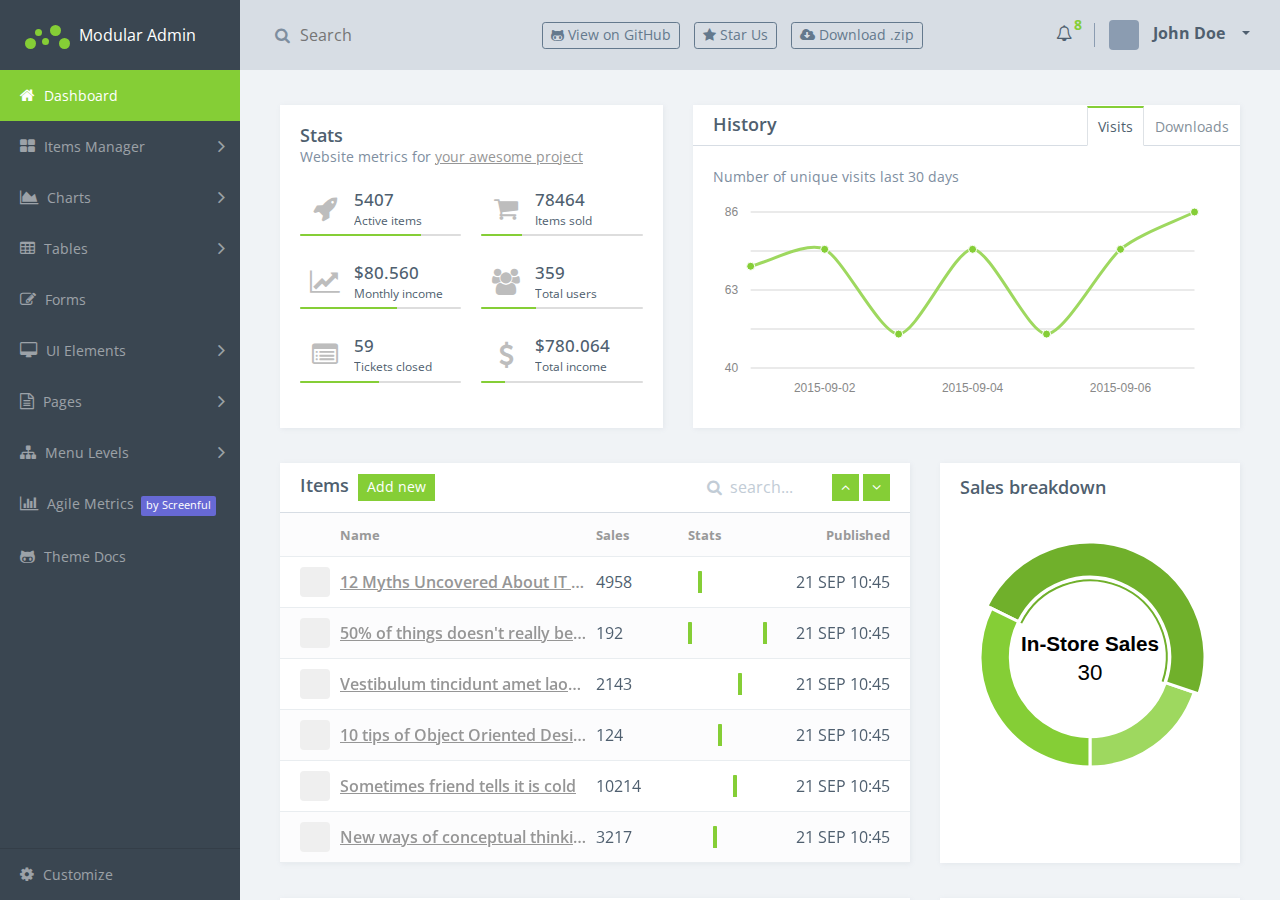
<file: food-code/themes/food-code/admin/index.html>
<!doctype html>
<html class="no-js" lang="en">
    <head>
        <meta charset="utf-8">
        <meta http-equiv="x-ua-compatible" content="ie=edge">
        <title> ModularAdmin - Free Dashboard Theme | HTML Version </title>
        <meta name="description" content="">
        <meta name="viewport" content="width=device-width, initial-scale=1">
        <link rel="apple-touch-icon" href="apple-touch-icon.png">
        <!-- Place favicon.ico in the root directory -->
        <link rel="stylesheet" href="css/vendor.css">
        <!-- Theme initialization -->
        <script>
            var themeSettings = (localStorage.getItem('themeSettings')) ? JSON.parse(localStorage.getItem('themeSettings')) :
            {};
            var themeName = themeSettings.themeName || '';
            if (themeName)
            {
                document.write('<link rel="stylesheet" id="theme-style" href="css/app-' + themeName + '.css">');
            }
            else
            {
                document.write('<link rel="stylesheet" id="theme-style" href="css/app.css">');
            }
        </script>
    </head>
    <body>
        <div class="main-wrapper">
            <div class="app" id="app">
                <header class="header">
                    <div class="header-block header-block-collapse d-lg-none d-xl-none">
                        <button class="collapse-btn" id="sidebar-collapse-btn">
                            <i class="fa fa-bars"></i>
                        </button>
                    </div>
                    <div class="header-block header-block-search">
                        <form role="search">
                            <div class="input-container">
                                <i class="fa fa-search"></i>
                                <input type="search" placeholder="Search">
                                <div class="underline"></div>
                            </div>
                        </form>
                    </div>
                    <div class="header-block header-block-buttons">
                        <a href="https://github.com/modularcode/modular-admin-html" class="btn btn-sm header-btn">
                            <i class="fa fa-github-alt"></i>
                            <span>View on GitHub</span>
                        </a>
                        <a href="https://github.com/modularcode/modular-admin-html/stargazers" class="btn btn-sm header-btn">
                            <i class="fa fa-star"></i>
                            <span>Star Us</span>
                        </a>
                        <a href="https://github.com/modularcode/modular-admin-html/releases" class="btn btn-sm header-btn">
                            <i class="fa fa-cloud-download"></i>
                            <span>Download .zip</span>
                        </a>
                    </div>
                    <div class="header-block header-block-nav">
                        <ul class="nav-profile">
                            <li class="notifications new">
                                <a href="" data-toggle="dropdown">
                                    <i class="fa fa-bell-o"></i>
                                    <sup>
                                        <span class="counter">8</span>
                                    </sup>
                                </a>
                                <div class="dropdown-menu notifications-dropdown-menu">
                                    <ul class="notifications-container">
                                        <li>
                                            <a href="" class="notification-item">
                                                <div class="img-col">
                                                    <div class="img" style="background-image: url('assets/faces/3.jpg')"></div>
                                                </div>
                                                <div class="body-col">
                                                    <p>
                                                        <span class="accent">Zack Alien</span> pushed new commit: <span class="accent">Fix page load performance issue</span>. </p>
                                                </div>
                                            </a>
                                        </li>
                                        <li>
                                            <a href="" class="notification-item">
                                                <div class="img-col">
                                                    <div class="img" style="background-image: url('assets/faces/5.jpg')"></div>
                                                </div>
                                                <div class="body-col">
                                                    <p>
                                                        <span class="accent">Amaya Hatsumi</span> started new task: <span class="accent">Dashboard UI design.</span>. </p>
                                                </div>
                                            </a>
                                        </li>
                                        <li>
                                            <a href="" class="notification-item">
                                                <div class="img-col">
                                                    <div class="img" style="background-image: url('assets/faces/8.jpg')"></div>
                                                </div>
                                                <div class="body-col">
                                                    <p>
                                                        <span class="accent">Andy Nouman</span> deployed new version of <span class="accent">NodeJS REST Api V3</span>
                                                    </p>
                                                </div>
                                            </a>
                                        </li>
                                    </ul>
                                    <footer>
                                        <ul>
                                            <li>
                                                <a href=""> View All </a>
                                            </li>
                                        </ul>
                                    </footer>
                                </div>
                            </li>
                            <li class="profile dropdown">
                                <a class="nav-link dropdown-toggle" data-toggle="dropdown" href="#" role="button" aria-haspopup="true" aria-expanded="false">
                                    <div class="img" style="background-image: url('https://avatars3.githubusercontent.com/u/3959008?v=3&s=40')">
                                    </div>
                                    <span class="name"> John Doe </span>
                                </a>
                                <div class="dropdown-menu profile-dropdown-menu" aria-labelledby="dropdownMenu1">
                                    <a class="dropdown-item" href="#">
                                        <i class="fa fa-user icon"></i> Profile </a>
                                    <a class="dropdown-item" href="#">
                                        <i class="fa fa-bell icon"></i> Notifications </a>
                                    <a class="dropdown-item" href="#">
                                        <i class="fa fa-gear icon"></i> Settings </a>
                                    <div class="dropdown-divider"></div>
                                    <a class="dropdown-item" href="login.html">
                                        <i class="fa fa-power-off icon"></i> Logout </a>
                                </div>
                            </li>
                        </ul>
                    </div>
                </header>
                <aside class="sidebar">
                    <div class="sidebar-container">
                        <div class="sidebar-header">
                            <div class="brand">
                                <div class="logo">
                                    <span class="l l1"></span>
                                    <span class="l l2"></span>
                                    <span class="l l3"></span>
                                    <span class="l l4"></span>
                                    <span class="l l5"></span>
                                </div> Modular Admin
                            </div>
                        </div>
                        <nav class="menu">
                            <ul class="sidebar-menu metismenu" id="sidebar-menu">
                                <li class="active">
                                    <a href="index.html">
                                        <i class="fa fa-home"></i> Dashboard </a>
                                </li>
                                <li>
                                    <a href="">
                                        <i class="fa fa-th-large"></i> Items Manager <i class="fa arrow"></i>
                                    </a>
                                    <ul class="sidebar-nav">
                                        <li>
                                            <a href="items-list.html"> Items List </a>
                                        </li>
                                        <li>
                                            <a href="item-editor.html"> Item Editor </a>
                                        </li>
                                    </ul>
                                </li>
                                <li>
                                    <a href="">
                                        <i class="fa fa-area-chart"></i> Charts <i class="fa arrow"></i>
                                    </a>
                                    <ul class="sidebar-nav">
                                        <li>
                                            <a href="charts-flot.html"> Flot Charts </a>
                                        </li>
                                        <li>
                                            <a href="charts-morris.html"> Morris Charts </a>
                                        </li>
                                    </ul>
                                </li>
                                <li>
                                    <a href="">
                                        <i class="fa fa-table"></i> Tables <i class="fa arrow"></i>
                                    </a>
                                    <ul class="sidebar-nav">
                                        <li>
                                            <a href="static-tables.html"> Static Tables </a>
                                        </li>
                                        <li>
                                            <a href="responsive-tables.html"> Responsive Tables </a>
                                        </li>
                                    </ul>
                                </li>
                                <li>
                                    <a href="forms.html">
                                        <i class="fa fa-pencil-square-o"></i> Forms </a>
                                </li>
                                <li>
                                    <a href="">
                                        <i class="fa fa-desktop"></i> UI Elements <i class="fa arrow"></i>
                                    </a>
                                    <ul class="sidebar-nav">
                                        <li>
                                            <a href="buttons.html"> Buttons </a>
                                        </li>
                                        <li>
                                            <a href="cards.html"> Cards </a>
                                        </li>
                                        <li>
                                            <a href="typography.html"> Typography </a>
                                        </li>
                                        <li>
                                            <a href="icons.html"> Icons </a>
                                        </li>
                                        <li>
                                            <a href="grid.html"> Grid </a>
                                        </li>
                                    </ul>
                                </li>
                                <li>
                                    <a href="">
                                        <i class="fa fa-file-text-o"></i> Pages <i class="fa arrow"></i>
                                    </a>
                                    <ul class="sidebar-nav">
                                        <li>
                                            <a href="login.html"> Login </a>
                                        </li>
                                        <li>
                                            <a href="signup.html"> Sign Up </a>
                                        </li>
                                        <li>
                                            <a href="reset.html"> Reset </a>
                                        </li>
                                        <li>
                                            <a href="error-404.html"> Error 404 App </a>
                                        </li>
                                        <li>
                                            <a href="error-404-alt.html"> Error 404 Global </a>
                                        </li>
                                        <li>
                                            <a href="error-500.html"> Error 500 App </a>
                                        </li>
                                        <li>
                                            <a href="error-500-alt.html"> Error 500 Global </a>
                                        </li>
                                    </ul>
                                </li>
                                <li>
                                    <a href="">
                                        <i class="fa fa-sitemap"></i> Menu Levels <i class="fa arrow"></i>
                                    </a>
                                    <ul class="sidebar-nav">
                                        <li>
                                            <a href="#"> Second Level Item <i class="fa arrow"></i>
                                            </a>
                                            <ul class="sidebar-nav">
                                                <li>
                                                    <a href="#"> Third Level Item </a>
                                                </li>
                                                <li>
                                                    <a href="#"> Third Level Item </a>
                                                </li>
                                            </ul>
                                        </li>
                                        <li>
                                            <a href="#"> Second Level Item </a>
                                        </li>
                                        <li>
                                            <a href="#"> Second Level Item <i class="fa arrow"></i>
                                            </a>
                                            <ul class="sidebar-nav">
                                                <li>
                                                    <a href="#"> Third Level Item </a>
                                                </li>
                                                <li>
                                                    <a href="#"> Third Level Item </a>
                                                </li>
                                                <li>
                                                    <a href="#"> Third Level Item <i class="fa arrow"></i>
                                                    </a>
                                                    <ul class="sidebar-nav">
                                                        <li>
                                                            <a href="#"> Fourth Level Item </a>
                                                        </li>
                                                        <li>
                                                            <a href="#"> Fourth Level Item </a>
                                                        </li>
                                                    </ul>
                                                </li>
                                            </ul>
                                        </li>
                                    </ul>
                                </li>
                                <li>
                                    <a href="screenful.html">
                                        <i class="fa fa-bar-chart"></i> Agile Metrics <span class="label label-screenful">by Screenful</span>
                                    </a>
                                </li>
                                <li>
                                    <a href="https://github.com/modularcode/modular-admin-html">
                                        <i class="fa fa-github-alt"></i> Theme Docs </a>
                                </li>
                            </ul>
                        </nav>
                    </div>
                    <footer class="sidebar-footer">
                        <ul class="sidebar-menu metismenu" id="customize-menu">
                            <li>
                                <ul>
                                    <li class="customize">
                                        <div class="customize-item">
                                            <div class="row customize-header">
                                                <div class="col-4">
                                                </div>
                                                <div class="col-4">
                                                    <label class="title">fixed</label>
                                                </div>
                                                <div class="col-4">
                                                    <label class="title">static</label>
                                                </div>
                                            </div>
                                            <div class="row">
                                                <div class="col-4">
                                                    <label class="title">Sidebar:</label>
                                                </div>
                                                <div class="col-4">
                                                    <label>
                                                        <input class="radio" type="radio" name="sidebarPosition" value="sidebar-fixed">
                                                        <span></span>
                                                    </label>
                                                </div>
                                                <div class="col-4">
                                                    <label>
                                                        <input class="radio" type="radio" name="sidebarPosition" value="">
                                                        <span></span>
                                                    </label>
                                                </div>
                                            </div>
                                            <div class="row">
                                                <div class="col-4">
                                                    <label class="title">Header:</label>
                                                </div>
                                                <div class="col-4">
                                                    <label>
                                                        <input class="radio" type="radio" name="headerPosition" value="header-fixed">
                                                        <span></span>
                                                    </label>
                                                </div>
                                                <div class="col-4">
                                                    <label>
                                                        <input class="radio" type="radio" name="headerPosition" value="">
                                                        <span></span>
                                                    </label>
                                                </div>
                                            </div>
                                            <div class="row">
                                                <div class="col-4">
                                                    <label class="title">Footer:</label>
                                                </div>
                                                <div class="col-4">
                                                    <label>
                                                        <input class="radio" type="radio" name="footerPosition" value="footer-fixed">
                                                        <span></span>
                                                    </label>
                                                </div>
                                                <div class="col-4">
                                                    <label>
                                                        <input class="radio" type="radio" name="footerPosition" value="">
                                                        <span></span>
                                                    </label>
                                                </div>
                                            </div>
                                        </div>
                                        <div class="customize-item">
                                            <ul class="customize-colors">
                                                <li>
                                                    <span class="color-item color-red" data-theme="red"></span>
                                                </li>
                                                <li>
                                                    <span class="color-item color-orange" data-theme="orange"></span>
                                                </li>
                                                <li>
                                                    <span class="color-item color-green active" data-theme=""></span>
                                                </li>
                                                <li>
                                                    <span class="color-item color-seagreen" data-theme="seagreen"></span>
                                                </li>
                                                <li>
                                                    <span class="color-item color-blue" data-theme="blue"></span>
                                                </li>
                                                <li>
                                                    <span class="color-item color-purple" data-theme="purple"></span>
                                                </li>
                                            </ul>
                                        </div>
                                    </li>
                                </ul>
                                <a href="">
                                    <i class="fa fa-cog"></i> Customize </a>
                            </li>
                        </ul>
                    </footer>
                </aside>
                <div class="sidebar-overlay" id="sidebar-overlay"></div>
                <div class="sidebar-mobile-menu-handle" id="sidebar-mobile-menu-handle"></div>
                <div class="mobile-menu-handle"></div>
                <article class="content dashboard-page">
                    <section class="section">
                        <div class="row sameheight-container">
                            <div class="col col-12 col-sm-12 col-md-6 col-xl-5 stats-col">
                                <div class="card sameheight-item stats" data-exclude="xs">
                                    <div class="card-block">
                                        <div class="title-block">
                                            <h4 class="title"> Stats </h4>
                                            <p class="title-description"> Website metrics for <a href="https://modularcode.io/modular-admin-html/"> your awesome project </a>
                                            </p>
                                        </div>
                                        <div class="row row-sm stats-container">
                                            <div class="col-12 col-sm-6 stat-col">
                                                <div class="stat-icon">
                                                    <i class="fa fa-rocket"></i>
                                                </div>
                                                <div class="stat">
                                                    <div class="value"> 5407 </div>
                                                    <div class="name"> Active items </div>
                                                </div>
                                                <div class="progress stat-progress">
                                                    <div class="progress-bar" style="width: 75%;"></div>
                                                </div>
                                            </div>
                                            <div class="col-12 col-sm-6 stat-col">
                                                <div class="stat-icon">
                                                    <i class="fa fa-shopping-cart"></i>
                                                </div>
                                                <div class="stat">
                                                    <div class="value"> 78464 </div>
                                                    <div class="name"> Items sold </div>
                                                </div>
                                                <div class="progress stat-progress">
                                                    <div class="progress-bar" style="width: 25%;"></div>
                                                </div>
                                            </div>
                                            <div class="col-12 col-sm-6  stat-col">
                                                <div class="stat-icon">
                                                    <i class="fa fa-line-chart"></i>
                                                </div>
                                                <div class="stat">
                                                    <div class="value"> $80.560 </div>
                                                    <div class="name"> Monthly income </div>
                                                </div>
                                                <div class="progress stat-progress">
                                                    <div class="progress-bar" style="width: 60%;"></div>
                                                </div>
                                            </div>
                                            <div class="col-12 col-sm-6  stat-col">
                                                <div class="stat-icon">
                                                    <i class="fa fa-users"></i>
                                                </div>
                                                <div class="stat">
                                                    <div class="value"> 359 </div>
                                                    <div class="name"> Total users </div>
                                                </div>
                                                <div class="progress stat-progress">
                                                    <div class="progress-bar" style="width: 34%;"></div>
                                                </div>
                                            </div>
                                            <div class="col-12 col-sm-6  stat-col">
                                                <div class="stat-icon">
                                                    <i class="fa fa-list-alt"></i>
                                                </div>
                                                <div class="stat">
                                                    <div class="value"> 59 </div>
                                                    <div class="name"> Tickets closed </div>
                                                </div>
                                                <div class="progress stat-progress">
                                                    <div class="progress-bar" style="width: 49%;"></div>
                                                </div>
                                            </div>
                                            <div class="col-12 col-sm-6 stat-col">
                                                <div class="stat-icon">
                                                    <i class="fa fa-dollar"></i>
                                                </div>
                                                <div class="stat">
                                                    <div class="value"> $780.064 </div>
                                                    <div class="name"> Total income </div>
                                                </div>
                                                <div class="progress stat-progress">
                                                    <div class="progress-bar" style="width: 15%;"></div>
                                                </div>
                                            </div>
                                        </div>
                                    </div>
                                </div>
                            </div>
                            <div class="col col-12 col-sm-12 col-md-6 col-xl-7 history-col">
                                <div class="card sameheight-item" data-exclude="xs" id="dashboard-history">
                                    <div class="card-header card-header-sm bordered">
                                        <div class="header-block">
                                            <h3 class="title">History</h3>
                                        </div>
                                        <ul class="nav nav-tabs pull-right" role="tablist">
                                            <li class="nav-item">
                                                <a class="nav-link active" href="#visits" role="tab" data-toggle="tab">Visits</a>
                                            </li>
                                            <li class="nav-item">
                                                <a class="nav-link" href="#downloads" role="tab" data-toggle="tab">Downloads</a>
                                            </li>
                                        </ul>
                                    </div>
                                    <div class="card-block">
                                        <div class="tab-content">
                                            <div role="tabpanel" class="tab-pane active fade show" id="visits">
                                                <p class="title-description"> Number of unique visits last 30 days </p>
                                                <div id="dashboard-visits-chart"></div>
                                            </div>
                                            <div role="tabpanel" class="tab-pane fade" id="downloads">
                                                <p class="title-description"> Number of downloads last 30 days </p>
                                                <div id="dashboard-downloads-chart"></div>
                                            </div>
                                        </div>
                                    </div>
                                </div>
                            </div>
                        </div>
                    </section>
                    <section class="section">
                        <div class="row sameheight-container">
                            <div class="col-xl-8">
                                <div class="card sameheight-item items" data-exclude="xs,sm,lg">
                                    <div class="card-header bordered">
                                        <div class="header-block">
                                            <h3 class="title"> Items </h3>
                                            <a href="item-editor.html" class="btn btn-primary btn-sm"> Add new </a>
                                        </div>
                                        <div class="header-block pull-right">
                                            <label class="search">
                                                <input class="search-input" placeholder="search...">
                                                <i class="fa fa-search search-icon"></i>
                                            </label>
                                            <div class="pagination">
                                                <a href="" class="btn btn-primary btn-sm">
                                                    <i class="fa fa-angle-up"></i>
                                                </a>
                                                <a href="" class="btn btn-primary btn-sm">
                                                    <i class="fa fa-angle-down"></i>
                                                </a>
                                            </div>
                                        </div>
                                    </div>
                                    <ul class="item-list striped">
                                        <li class="item item-list-header">
                                            <div class="item-row">
                                                <div class="item-col item-col-header fixed item-col-img xs"></div>
                                                <div class="item-col item-col-header item-col-title">
                                                    <div>
                                                        <span>Name</span>
                                                    </div>
                                                </div>
                                                <div class="item-col item-col-header item-col-sales">
                                                    <div>
                                                        <span>Sales</span>
                                                    </div>
                                                </div>
                                                <div class="item-col item-col-header item-col-stats">
                                                    <div class="no-overflow">
                                                        <span>Stats</span>
                                                    </div>
                                                </div>
                                                <div class="item-col item-col-header item-col-date">
                                                    <div>
                                                        <span>Published</span>
                                                    </div>
                                                </div>
                                            </div>
                                        </li>
                                        <li class="item">
                                            <div class="item-row">
                                                <div class="item-col fixed item-col-img xs">
                                                    <a href="">
                                                        <div class="item-img xs rounded" style="background-image: url(https://s3.amazonaws.com/uifaces/faces/twitter/brad_frost/128.jpg)"></div>
                                                    </a>
                                                </div>
                                                <div class="item-col item-col-title no-overflow">
                                                    <div>
                                                        <a href="" class="">
                                                            <h4 class="item-title no-wrap"> 12 Myths Uncovered About IT &amp; Software </h4>
                                                        </a>
                                                    </div>
                                                </div>
                                                <div class="item-col item-col-sales">
                                                    <div class="item-heading">Sales</div>
                                                    <div> 4958 </div>
                                                </div>
                                                <div class="item-col item-col-stats">
                                                    <div class="item-heading">Stats</div>
                                                    <div class="no-overflow">
                                                        <div class="item-stats sparkline" data-type="bar"></div>
                                                    </div>
                                                </div>
                                                <div class="item-col item-col-date">
                                                    <div class="item-heading">Published</div>
                                                    <div> 21 SEP 10:45 </div>
                                                </div>
                                            </div>
                                        </li>
                                        <li class="item">
                                            <div class="item-row">
                                                <div class="item-col fixed item-col-img xs">
                                                    <a href="">
                                                        <div class="item-img xs rounded" style="background-image: url(https://s3.amazonaws.com/uifaces/faces/twitter/_everaldo/128.jpg)"></div>
                                                    </a>
                                                </div>
                                                <div class="item-col item-col-title no-overflow">
                                                    <div>
                                                        <a href="" class="">
                                                            <h4 class="item-title no-wrap"> 50% of things doesn&#x27;t really belongs to you </h4>
                                                        </a>
                                                    </div>
                                                </div>
                                                <div class="item-col item-col-sales">
                                                    <div class="item-heading">Sales</div>
                                                    <div> 192 </div>
                                                </div>
                                                <div class="item-col item-col-stats">
                                                    <div class="item-heading">Stats</div>
                                                    <div class="no-overflow">
                                                        <div class="item-stats sparkline" data-type="bar"></div>
                                                    </div>
                                                </div>
                                                <div class="item-col item-col-date">
                                                    <div class="item-heading">Published</div>
                                                    <div> 21 SEP 10:45 </div>
                                                </div>
                                            </div>
                                        </li>
                                        <li class="item">
                                            <div class="item-row">
                                                <div class="item-col fixed item-col-img xs">
                                                    <a href="">
                                                        <div class="item-img xs rounded" style="background-image: url(https://s3.amazonaws.com/uifaces/faces/twitter/eduardo_olv/128.jpg)"></div>
                                                    </a>
                                                </div>
                                                <div class="item-col item-col-title no-overflow">
                                                    <div>
                                                        <a href="" class="">
                                                            <h4 class="item-title no-wrap"> Vestibulum tincidunt amet laoreet mauris sit sem aliquam cras maecenas vel aliquam. </h4>
                                                        </a>
                                                    </div>
                                                </div>
                                                <div class="item-col item-col-sales">
                                                    <div class="item-heading">Sales</div>
                                                    <div> 2143 </div>
                                                </div>
                                                <div class="item-col item-col-stats">
                                                    <div class="item-heading">Stats</div>
                                                    <div class="no-overflow">
                                                        <div class="item-stats sparkline" data-type="bar"></div>
                                                    </div>
                                                </div>
                                                <div class="item-col item-col-date">
                                                    <div class="item-heading">Published</div>
                                                    <div> 21 SEP 10:45 </div>
                                                </div>
                                            </div>
                                        </li>
                                        <li class="item">
                                            <div class="item-row">
                                                <div class="item-col fixed item-col-img xs">
                                                    <a href="">
                                                        <div class="item-img xs rounded" style="background-image: url(https://s3.amazonaws.com/uifaces/faces/twitter/why_this/128.jpg)"></div>
                                                    </a>
                                                </div>
                                                <div class="item-col item-col-title no-overflow">
                                                    <div>
                                                        <a href="" class="">
                                                            <h4 class="item-title no-wrap"> 10 tips of Object Oriented Design </h4>
                                                        </a>
                                                    </div>
                                                </div>
                                                <div class="item-col item-col-sales">
                                                    <div class="item-heading">Sales</div>
                                                    <div> 124 </div>
                                                </div>
                                                <div class="item-col item-col-stats">
                                                    <div class="item-heading">Stats</div>
                                                    <div class="no-overflow">
                                                        <div class="item-stats sparkline" data-type="bar"></div>
                                                    </div>
                                                </div>
                                                <div class="item-col item-col-date">
                                                    <div class="item-heading">Published</div>
                                                    <div> 21 SEP 10:45 </div>
                                                </div>
                                            </div>
                                        </li>
                                        <li class="item">
                                            <div class="item-row">
                                                <div class="item-col fixed item-col-img xs">
                                                    <a href="">
                                                        <div class="item-img xs rounded" style="background-image: url(https://s3.amazonaws.com/uifaces/faces/twitter/w7download/128.jpg)"></div>
                                                    </a>
                                                </div>
                                                <div class="item-col item-col-title no-overflow">
                                                    <div>
                                                        <a href="" class="">
                                                            <h4 class="item-title no-wrap"> Sometimes friend tells it is cold </h4>
                                                        </a>
                                                    </div>
                                                </div>
                                                <div class="item-col item-col-sales">
                                                    <div class="item-heading">Sales</div>
                                                    <div> 10214 </div>
                                                </div>
                                                <div class="item-col item-col-stats">
                                                    <div class="item-heading">Stats</div>
                                                    <div class="no-overflow">
                                                        <div class="item-stats sparkline" data-type="bar"></div>
                                                    </div>
                                                </div>
                                                <div class="item-col item-col-date">
                                                    <div class="item-heading">Published</div>
                                                    <div> 21 SEP 10:45 </div>
                                                </div>
                                            </div>
                                        </li>
                                        <li class="item">
                                            <div class="item-row">
                                                <div class="item-col fixed item-col-img xs">
                                                    <a href="">
                                                        <div class="item-img xs rounded" style="background-image: url(https://s3.amazonaws.com/uifaces/faces/twitter/pankogut/128.jpg)"></div>
                                                    </a>
                                                </div>
                                                <div class="item-col item-col-title no-overflow">
                                                    <div>
                                                        <a href="" class="">
                                                            <h4 class="item-title no-wrap"> New ways of conceptual thinking </h4>
                                                        </a>
                                                    </div>
                                                </div>
                                                <div class="item-col item-col-sales">
                                                    <div class="item-heading">Sales</div>
                                                    <div> 3217 </div>
                                                </div>
                                                <div class="item-col item-col-stats">
                                                    <div class="item-heading">Stats</div>
                                                    <div class="no-overflow">
                                                        <div class="item-stats sparkline" data-type="bar"></div>
                                                    </div>
                                                </div>
                                                <div class="item-col item-col-date">
                                                    <div class="item-heading">Published</div>
                                                    <div> 21 SEP 10:45 </div>
                                                </div>
                                            </div>
                                        </li>
                                    </ul>
                                </div>
                            </div>
                            <div class="col-xl-4">
                                <div class="card sameheight-item sales-breakdown" data-exclude="xs,sm,lg">
                                    <div class="card-header">
                                        <div class="header-block">
                                            <h3 class="title"> Sales breakdown </h3>
                                        </div>
                                    </div>
                                    <div class="card-block">
                                        <div class="dashboard-sales-breakdown-chart" id="dashboard-sales-breakdown-chart"></div>
                                    </div>
                                </div>
                            </div>
                        </div>
                    </section>
                    <section class="section map-tasks">
                        <div class="row sameheight-container">
                            <div class="col-md-8">
                                <div class="card sameheight-item" data-exclude="xs,sm">
                                    <div class="card-header">
                                        <div class="header-block">
                                            <h3 class="title"> Sales by countries </h3>
                                        </div>
                                    </div>
                                    <div class="card-block">
                                        <div id="dashboard-sales-map" style="width: 100%; height: 400px;"></div>
                                    </div>
                                </div>
                            </div>
                            <div class="col-md-4">
                                <div class="card tasks sameheight-item" data-exclude="xs,sm">
                                    <div class="card-header bordered">
                                        <div class="header-block">
                                            <h3 class="title"> Tasks </h3>
                                        </div>
                                        <div class="header-block pull-right">
                                            <a href="" class="btn btn-primary btn-sm rounded pull-right"> Add new </a>
                                        </div>
                                    </div>
                                    <div class="card-block">
                                        <div class="tasks-block">
                                            <ul class="item-list">
                                                <li class="item">
                                                    <div class="item-row">
                                                        <div class="item-col item-col-title">
                                                            <label>
                                                                <input class="checkbox" type="checkbox" checked="checked">
                                                                <span>Meeting with embassador</span>
                                                            </label>
                                                        </div>
                                                        <div class="item-col fixed item-col-actions-dropdown">
                                                            <div class="item-actions-dropdown">
                                                                <a class="item-actions-toggle-btn">
                                                                    <span class="inactive">
                                                                        <i class="fa fa-cog"></i>
                                                                    </span>
                                                                    <span class="active">
                                                                        <i class="fa fa-chevron-circle-right"></i>
                                                                    </span>
                                                                </a>
                                                                <div class="item-actions-block">
                                                                    <ul class="item-actions-list">
                                                                        <li>
                                                                            <a class="remove" href="#" data-toggle="modal" data-target="#confirm-modal">
                                                                                <i class="fa fa-trash-o "></i>
                                                                            </a>
                                                                        </li>
                                                                        <li>
                                                                            <a class="check" href="#">
                                                                                <i class="fa fa-check"></i>
                                                                            </a>
                                                                        </li>
                                                                        <li>
                                                                            <a class="edit" href="item-editor.html">
                                                                                <i class="fa fa-pencil"></i>
                                                                            </a>
                                                                        </li>
                                                                    </ul>
                                                                </div>
                                                            </div>
                                                        </div>
                                                    </div>
                                                </li>
                                                <li class="item">
                                                    <div class="item-row">
                                                        <div class="item-col item-col-title">
                                                            <label>
                                                                <input class="checkbox" type="checkbox" checked="checked">
                                                                <span>Confession</span>
                                                            </label>
                                                        </div>
                                                        <div class="item-col fixed item-col-actions-dropdown">
                                                            <div class="item-actions-dropdown">
                                                                <a class="item-actions-toggle-btn">
                                                                    <span class="inactive">
                                                                        <i class="fa fa-cog"></i>
                                                                    </span>
                                                                    <span class="active">
                                                                        <i class="fa fa-chevron-circle-right"></i>
                                                                    </span>
                                                                </a>
                                                                <div class="item-actions-block">
                                                                    <ul class="item-actions-list">
                                                                        <li>
                                                                            <a class="remove" href="#" data-toggle="modal" data-target="#confirm-modal">
                                                                                <i class="fa fa-trash-o "></i>
                                                                            </a>
                                                                        </li>
                                                                        <li>
                                                                            <a class="check" href="#">
                                                                                <i class="fa fa-check"></i>
                                                                            </a>
                                                                        </li>
                                                                        <li>
                                                                            <a class="edit" href="item-editor.html">
                                                                                <i class="fa fa-pencil"></i>
                                                                            </a>
                                                                        </li>
                                                                    </ul>
                                                                </div>
                                                            </div>
                                                        </div>
                                                    </div>
                                                </li>
                                                <li class="item">
                                                    <div class="item-row">
                                                        <div class="item-col item-col-title">
                                                            <label>
                                                                <input class="checkbox" type="checkbox">
                                                                <span>Time to start building an ark</span>
                                                            </label>
                                                        </div>
                                                        <div class="item-col fixed item-col-actions-dropdown">
                                                            <div class="item-actions-dropdown">
                                                                <a class="item-actions-toggle-btn">
                                                                    <span class="inactive">
                                                                        <i class="fa fa-cog"></i>
                                                                    </span>
                                                                    <span class="active">
                                                                        <i class="fa fa-chevron-circle-right"></i>
                                                                    </span>
                                                                </a>
                                                                <div class="item-actions-block">
                                                                    <ul class="item-actions-list">
                                                                        <li>
                                                                            <a class="remove" href="#" data-toggle="modal" data-target="#confirm-modal">
                                                                                <i class="fa fa-trash-o "></i>
                                                                            </a>
                                                                        </li>
                                                                        <li>
                                                                            <a class="check" href="#">
                                                                                <i class="fa fa-check"></i>
                                                                            </a>
                                                                        </li>
                                                                        <li>
                                                                            <a class="edit" href="item-editor.html">
                                                                                <i class="fa fa-pencil"></i>
                                                                            </a>
                                                                        </li>
                                                                    </ul>
                                                                </div>
                                                            </div>
                                                        </div>
                                                    </div>
                                                </li>
                                                <li class="item">
                                                    <div class="item-row">
                                                        <div class="item-col item-col-title">
                                                            <label>
                                                                <input class="checkbox" type="checkbox">
                                                                <span>Beer time with dudes</span>
                                                            </label>
                                                        </div>
                                                        <div class="item-col fixed item-col-actions-dropdown">
                                                            <div class="item-actions-dropdown">
                                                                <a class="item-actions-toggle-btn">
                                                                    <span class="inactive">
                                                                        <i class="fa fa-cog"></i>
                                                                    </span>
                                                                    <span class="active">
                                                                        <i class="fa fa-chevron-circle-right"></i>
                                                                    </span>
                                                                </a>
                                                                <div class="item-actions-block">
                                                                    <ul class="item-actions-list">
                                                                        <li>
                                                                            <a class="remove" href="#" data-toggle="modal" data-target="#confirm-modal">
                                                                                <i class="fa fa-trash-o "></i>
                                                                            </a>
                                                                        </li>
                                                                        <li>
                                                                            <a class="check" href="#">
                                                                                <i class="fa fa-check"></i>
                                                                            </a>
                                                                        </li>
                                                                        <li>
                                                                            <a class="edit" href="item-editor.html">
                                                                                <i class="fa fa-pencil"></i>
                                                                            </a>
                                                                        </li>
                                                                    </ul>
                                                                </div>
                                                            </div>
                                                        </div>
                                                    </div>
                                                </li>
                                                <li class="item">
                                                    <div class="item-row">
                                                        <div class="item-col item-col-title">
                                                            <label>
                                                                <input class="checkbox" type="checkbox" checked="checked">
                                                                <span>Meeting new girls</span>
                                                            </label>
                                                        </div>
                                                        <div class="item-col fixed item-col-actions-dropdown">
                                                            <div class="item-actions-dropdown">
                                                                <a class="item-actions-toggle-btn">
                                                                    <span class="inactive">
                                                                        <i class="fa fa-cog"></i>
                                                                    </span>
                                                                    <span class="active">
                                                                        <i class="fa fa-chevron-circle-right"></i>
                                                                    </span>
                                                                </a>
                                                                <div class="item-actions-block">
                                                                    <ul class="item-actions-list">
                                                                        <li>
                                                                            <a class="remove" href="#" data-toggle="modal" data-target="#confirm-modal">
                                                                                <i class="fa fa-trash-o "></i>
                                                                            </a>
                                                                        </li>
                                                                        <li>
                                                                            <a class="check" href="#">
                                                                                <i class="fa fa-check"></i>
                                                                            </a>
                                                                        </li>
                                                                        <li>
                                                                            <a class="edit" href="item-editor.html">
                                                                                <i class="fa fa-pencil"></i>
                                                                            </a>
                                                                        </li>
                                                                    </ul>
                                                                </div>
                                                            </div>
                                                        </div>
                                                    </div>
                                                </li>
                                                <li class="item">
                                                    <div class="item-row">
                                                        <div class="item-col item-col-title">
                                                            <label>
                                                                <input class="checkbox" type="checkbox">
                                                                <span>Remember damned home address</span>
                                                            </label>
                                                        </div>
                                                        <div class="item-col fixed item-col-actions-dropdown">
                                                            <div class="item-actions-dropdown">
                                                                <a class="item-actions-toggle-btn">
                                                                    <span class="inactive">
                                                                        <i class="fa fa-cog"></i>
                                                                    </span>
                                                                    <span class="active">
                                                                        <i class="fa fa-chevron-circle-right"></i>
                                                                    </span>
                                                                </a>
                                                                <div class="item-actions-block">
                                                                    <ul class="item-actions-list">
                                                                        <li>
                                                                            <a class="remove" href="#" data-toggle="modal" data-target="#confirm-modal">
                                                                                <i class="fa fa-trash-o "></i>
                                                                            </a>
                                                                        </li>
                                                                        <li>
                                                                            <a class="check" href="#">
                                                                                <i class="fa fa-check"></i>
                                                                            </a>
                                                                        </li>
                                                                        <li>
                                                                            <a class="edit" href="item-editor.html">
                                                                                <i class="fa fa-pencil"></i>
                                                                            </a>
                                                                        </li>
                                                                    </ul>
                                                                </div>
                                                            </div>
                                                        </div>
                                                    </div>
                                                </li>
                                                <li class="item">
                                                    <div class="item-row">
                                                        <div class="item-col item-col-title">
                                                            <label>
                                                                <input class="checkbox" type="checkbox">
                                                                <span>Get home before you got sleep</span>
                                                            </label>
                                                        </div>
                                                        <div class="item-col fixed item-col-actions-dropdown">
                                                            <div class="item-actions-dropdown">
                                                                <a class="item-actions-toggle-btn">
                                                                    <span class="inactive">
                                                                        <i class="fa fa-cog"></i>
                                                                    </span>
                                                                    <span class="active">
                                                                        <i class="fa fa-chevron-circle-right"></i>
                                                                    </span>
                                                                </a>
                                                                <div class="item-actions-block">
                                                                    <ul class="item-actions-list">
                                                                        <li>
                                                                            <a class="remove" href="#" data-toggle="modal" data-target="#confirm-modal">
                                                                                <i class="fa fa-trash-o "></i>
                                                                            </a>
                                                                        </li>
                                                                        <li>
                                                                            <a class="check" href="#">
                                                                                <i class="fa fa-check"></i>
                                                                            </a>
                                                                        </li>
                                                                        <li>
                                                                            <a class="edit" href="item-editor.html">
                                                                                <i class="fa fa-pencil"></i>
                                                                            </a>
                                                                        </li>
                                                                    </ul>
                                                                </div>
                                                            </div>
                                                        </div>
                                                    </div>
                                                </li>
                                                <li class="item">
                                                    <div class="item-row">
                                                        <div class="item-col item-col-title">
                                                            <label>
                                                                <input class="checkbox" type="checkbox" checked="checked">
                                                                <span>Meeting with embassador</span>
                                                            </label>
                                                        </div>
                                                        <div class="item-col fixed item-col-actions-dropdown">
                                                            <div class="item-actions-dropdown">
                                                                <a class="item-actions-toggle-btn">
                                                                    <span class="inactive">
                                                                        <i class="fa fa-cog"></i>
                                                                    </span>
                                                                    <span class="active">
                                                                        <i class="fa fa-chevron-circle-right"></i>
                                                                    </span>
                                                                </a>
                                                                <div class="item-actions-block">
                                                                    <ul class="item-actions-list">
                                                                        <li>
                                                                            <a class="remove" href="#" data-toggle="modal" data-target="#confirm-modal">
                                                                                <i class="fa fa-trash-o "></i>
                                                                            </a>
                                                                        </li>
                                                                        <li>
                                                                            <a class="check" href="#">
                                                                                <i class="fa fa-check"></i>
                                                                            </a>
                                                                        </li>
                                                                        <li>
                                                                            <a class="edit" href="item-editor.html">
                                                                                <i class="fa fa-pencil"></i>
                                                                            </a>
                                                                        </li>
                                                                    </ul>
                                                                </div>
                                                            </div>
                                                        </div>
                                                    </div>
                                                </li>
                                                <li class="item">
                                                    <div class="item-row">
                                                        <div class="item-col item-col-title">
                                                            <label>
                                                                <input class="checkbox" type="checkbox" checked="checked">
                                                                <span>Confession</span>
                                                            </label>
                                                        </div>
                                                        <div class="item-col fixed item-col-actions-dropdown">
                                                            <div class="item-actions-dropdown">
                                                                <a class="item-actions-toggle-btn">
                                                                    <span class="inactive">
                                                                        <i class="fa fa-cog"></i>
                                                                    </span>
                                                                    <span class="active">
                                                                        <i class="fa fa-chevron-circle-right"></i>
                                                                    </span>
                                                                </a>
                                                                <div class="item-actions-block">
                                                                    <ul class="item-actions-list">
                                                                        <li>
                                                                            <a class="remove" href="#" data-toggle="modal" data-target="#confirm-modal">
                                                                                <i class="fa fa-trash-o "></i>
                                                                            </a>
                                                                        </li>
                                                                        <li>
                                                                            <a class="check" href="#">
                                                                                <i class="fa fa-check"></i>
                                                                            </a>
                                                                        </li>
                                                                        <li>
                                                                            <a class="edit" href="item-editor.html">
                                                                                <i class="fa fa-pencil"></i>
                                                                            </a>
                                                                        </li>
                                                                    </ul>
                                                                </div>
                                                            </div>
                                                        </div>
                                                    </div>
                                                </li>
                                                <li class="item">
                                                    <div class="item-row">
                                                        <div class="item-col item-col-title">
                                                            <label>
                                                                <input class="checkbox" type="checkbox">
                                                                <span>Time to start building an ark</span>
                                                            </label>
                                                        </div>
                                                        <div class="item-col fixed item-col-actions-dropdown">
                                                            <div class="item-actions-dropdown">
                                                                <a class="item-actions-toggle-btn">
                                                                    <span class="inactive">
                                                                        <i class="fa fa-cog"></i>
                                                                    </span>
                                                                    <span class="active">
                                                                        <i class="fa fa-chevron-circle-right"></i>
                                                                    </span>
                                                                </a>
                                                                <div class="item-actions-block">
                                                                    <ul class="item-actions-list">
                                                                        <li>
                                                                            <a class="remove" href="#" data-toggle="modal" data-target="#confirm-modal">
                                                                                <i class="fa fa-trash-o "></i>
                                                                            </a>
                                                                        </li>
                                                                        <li>
                                                                            <a class="check" href="#">
                                                                                <i class="fa fa-check"></i>
                                                                            </a>
                                                                        </li>
                                                                        <li>
                                                                            <a class="edit" href="item-editor.html">
                                                                                <i class="fa fa-pencil"></i>
                                                                            </a>
                                                                        </li>
                                                                    </ul>
                                                                </div>
                                                            </div>
                                                        </div>
                                                    </div>
                                                </li>
                                                <li class="item">
                                                    <div class="item-row">
                                                        <div class="item-col item-col-title">
                                                            <label>
                                                                <input class="checkbox" type="checkbox">
                                                                <span>Beer time with dudes</span>
                                                            </label>
                                                        </div>
                                                        <div class="item-col fixed item-col-actions-dropdown">
                                                            <div class="item-actions-dropdown">
                                                                <a class="item-actions-toggle-btn">
                                                                    <span class="inactive">
                                                                        <i class="fa fa-cog"></i>
                                                                    </span>
                                                                    <span class="active">
                                                                        <i class="fa fa-chevron-circle-right"></i>
                                                                    </span>
                                                                </a>
                                                                <div class="item-actions-block">
                                                                    <ul class="item-actions-list">
                                                                        <li>
                                                                            <a class="remove" href="#" data-toggle="modal" data-target="#confirm-modal">
                                                                                <i class="fa fa-trash-o "></i>
                                                                            </a>
                                                                        </li>
                                                                        <li>
                                                                            <a class="check" href="#">
                                                                                <i class="fa fa-check"></i>
                                                                            </a>
                                                                        </li>
                                                                        <li>
                                                                            <a class="edit" href="item-editor.html">
                                                                                <i class="fa fa-pencil"></i>
                                                                            </a>
                                                                        </li>
                                                                    </ul>
                                                                </div>
                                                            </div>
                                                        </div>
                                                    </div>
                                                </li>
                                                <li class="item">
                                                    <div class="item-row">
                                                        <div class="item-col item-col-title">
                                                            <label>
                                                                <input class="checkbox" type="checkbox" checked="checked">
                                                                <span>Meeting new girls</span>
                                                            </label>
                                                        </div>
                                                        <div class="item-col fixed item-col-actions-dropdown">
                                                            <div class="item-actions-dropdown">
                                                                <a class="item-actions-toggle-btn">
                                                                    <span class="inactive">
                                                                        <i class="fa fa-cog"></i>
                                                                    </span>
                                                                    <span class="active">
                                                                        <i class="fa fa-chevron-circle-right"></i>
                                                                    </span>
                                                                </a>
                                                                <div class="item-actions-block">
                                                                    <ul class="item-actions-list">
                                                                        <li>
                                                                            <a class="remove" href="#" data-toggle="modal" data-target="#confirm-modal">
                                                                                <i class="fa fa-trash-o "></i>
                                                                            </a>
                                                                        </li>
                                                                        <li>
                                                                            <a class="check" href="#">
                                                                                <i class="fa fa-check"></i>
                                                                            </a>
                                                                        </li>
                                                                        <li>
                                                                            <a class="edit" href="item-editor.html">
                                                                                <i class="fa fa-pencil"></i>
                                                                            </a>
                                                                        </li>
                                                                    </ul>
                                                                </div>
                                                            </div>
                                                        </div>
                                                    </div>
                                                </li>
                                                <li class="item">
                                                    <div class="item-row">
                                                        <div class="item-col item-col-title">
                                                            <label>
                                                                <input class="checkbox" type="checkbox">
                                                                <span>Remember damned home address</span>
                                                            </label>
                                                        </div>
                                                        <div class="item-col fixed item-col-actions-dropdown">
                                                            <div class="item-actions-dropdown">
                                                                <a class="item-actions-toggle-btn">
                                                                    <span class="inactive">
                                                                        <i class="fa fa-cog"></i>
                                                                    </span>
                                                                    <span class="active">
                                                                        <i class="fa fa-chevron-circle-right"></i>
                                                                    </span>
                                                                </a>
                                                                <div class="item-actions-block">
                                                                    <ul class="item-actions-list">
                                                                        <li>
                                                                            <a class="remove" href="#" data-toggle="modal" data-target="#confirm-modal">
                                                                                <i class="fa fa-trash-o "></i>
                                                                            </a>
                                                                        </li>
                                                                        <li>
                                                                            <a class="check" href="#">
                                                                                <i class="fa fa-check"></i>
                                                                            </a>
                                                                        </li>
                                                                        <li>
                                                                            <a class="edit" href="item-editor.html">
                                                                                <i class="fa fa-pencil"></i>
                                                                            </a>
                                                                        </li>
                                                                    </ul>
                                                                </div>
                                                            </div>
                                                        </div>
                                                    </div>
                                                </li>
                                            </ul>
                                        </div>
                                    </div>
                                </div>
                            </div>
                        </div>
                    </section>
                </article>
                <footer class="footer">
                    <div class="footer-block buttons">
                        <iframe class="footer-github-btn" src="https://ghbtns.com/github-btn.html?user=modularcode&repo=modular-admin-html&type=star&count=true" frameborder="0" scrolling="0" width="140px" height="20px"></iframe>
                    </div>
                    <div class="footer-block author">
                        <ul>
                            <li> created by <a href="https://github.com/modularcode">ModularCode</a>
                            </li>
                            <li>
                                <a href="https://github.com/modularcode/modular-admin-html#get-in-touch">get in touch</a>
                            </li>
                        </ul>
                    </div>
                </footer>
                <div class="modal fade" id="modal-media">
                    <div class="modal-dialog modal-lg">
                        <div class="modal-content">
                            <div class="modal-header">
                                <h4 class="modal-title">Media Library</h4>
                                <button type="button" class="close" data-dismiss="modal" aria-label="Close">
                                    <span aria-hidden="true">&times;</span>
                                    <span class="sr-only">Close</span>
                                </button>
                            </div>
                            <div class="modal-body modal-tab-container">
                                <ul class="nav nav-tabs modal-tabs" role="tablist">
                                    <li class="nav-item">
                                        <a class="nav-link" href="#gallery" data-toggle="tab" role="tab">Gallery</a>
                                    </li>
                                    <li class="nav-item">
                                        <a class="nav-link active" href="#upload" data-toggle="tab" role="tab">Upload</a>
                                    </li>
                                </ul>
                                <div class="tab-content modal-tab-content">
                                    <div class="tab-pane fade" id="gallery" role="tabpanel">
                                        <div class="images-container">
                                            <div class="row">
                                            </div>
                                        </div>
                                    </div>
                                    <div class="tab-pane fade active in" id="upload" role="tabpanel">
                                        <div class="upload-container">
                                            <div id="dropzone">
                                                <form action="/" method="POST" enctype="multipart/form-data" class="dropzone needsclick dz-clickable" id="demo-upload">
                                                    <div class="dz-message-block">
                                                        <div class="dz-message needsclick"> Drop files here or click to upload. </div>
                                                    </div>
                                                </form>
                                            </div>
                                        </div>
                                    </div>
                                </div>
                            </div>
                            <div class="modal-footer">
                                <button type="button" class="btn btn-secondary" data-dismiss="modal">Close</button>
                                <button type="button" class="btn btn-primary">Insert Selected</button>
                            </div>
                        </div><!-- /.modal-content -->
                    </div><!-- /.modal-dialog -->
                </div><!-- /.modal -->
                <div class="modal fade" id="confirm-modal">
                    <div class="modal-dialog" role="document">
                        <div class="modal-content">
                            <div class="modal-header">
                                <h4 class="modal-title"><i class="fa fa-warning"></i> Alert</h4>
                                <button type="button" class="close" data-dismiss="modal" aria-label="Close">
                                    <span aria-hidden="true">&times;</span>
                                </button>
                            </div>
                            <div class="modal-body">
                                <p>Are you sure want to do this?</p>
                            </div>
                            <div class="modal-footer">
                                <button type="button" class="btn btn-primary" data-dismiss="modal">Yes</button>
                                <button type="button" class="btn btn-secondary" data-dismiss="modal">No</button>
                            </div>
                        </div><!-- /.modal-content -->
                    </div><!-- /.modal-dialog -->
                </div><!-- /.modal -->
            </div>
        </div>
        <!-- Reference block for JS -->
        <div class="ref" id="ref">
            <div class="color-primary"></div>
            <div class="chart">
                <div class="color-primary"></div>
                <div class="color-secondary"></div>
            </div>
        </div>
        <script>
            (function(i, s, o, g, r, a, m)
            {
                i['GoogleAnalyticsObject'] = r;
                i[r] = i[r] || function()
                {
                    (i[r].q = i[r].q || []).push(arguments)
                }, i[r].l = 1 * new Date();
                a = s.createElement(o),
                    m = s.getElementsByTagName(o)[0];
                a.async = 1;
                a.src = g;
                m.parentNode.insertBefore(a, m)
            })(window, document, 'script', 'https://www.google-analytics.com/analytics.js', 'ga');
            ga('create', 'UA-80463319-4', 'auto');
            ga('send', 'pageview');
        </script>
        <script src="js/vendor.js"></script>
        <script src="js/app.js"></script>
    </body>
</html>
</file>
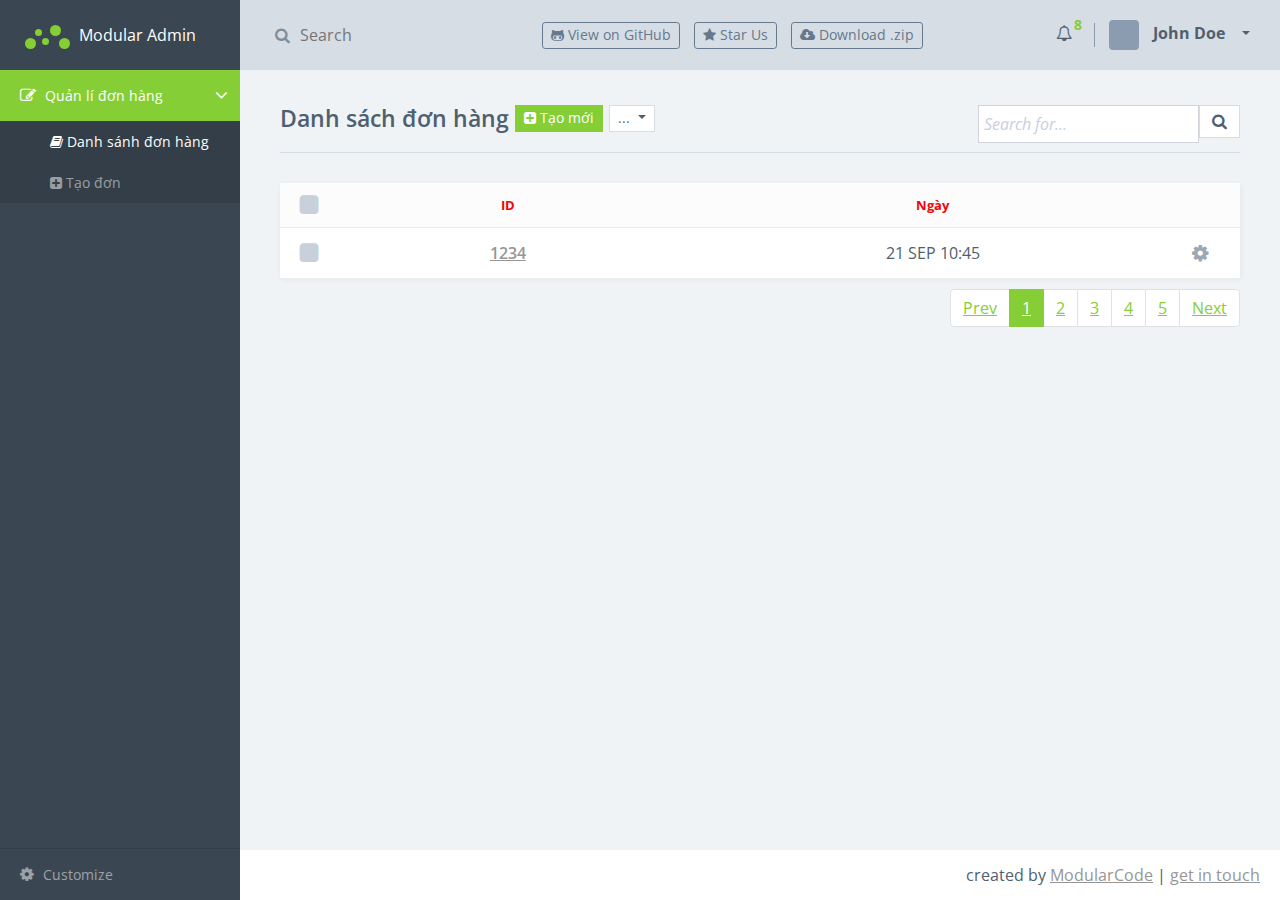
<file: food-code/modular-admin-html-gh-pages/ad-recipe-list.html>
<!doctype html>
<html class="no-js" lang="en">
    <head>
        <meta charset="utf-8">
        <meta http-equiv="x-ua-compatible" content="ie=edge">
        <title> ModularAdmin - Free Dashboard Theme | HTML Version </title>
        <meta name="description" content="">
        <meta name="viewport" content="width=device-width, initial-scale=1">
        <link rel="apple-touch-icon" href="apple-touch-icon.png">
        <!-- Place favicon.ico in the root directory -->
        <link rel="stylesheet" href="css/vendor.css">
        <!-- Theme initialization -->
        <script>
            var themeSettings = (localStorage.getItem('themeSettings')) ? JSON.parse(localStorage.getItem('themeSettings')) :
            {};
            var themeName = themeSettings.themeName || '';
            if (themeName)
            {
                document.write('<link rel="stylesheet" id="theme-style" href="css/app-' + themeName + '.css">');
            }
            else
            {
                document.write('<link rel="stylesheet" id="theme-style" href="css/app.css">');
            }
        </script>
    </head>
    <body>
        <div class="main-wrapper">
            <div class="app" id="app">
                <header class="header">
                    <div class="header-block header-block-collapse d-lg-none d-xl-none">
                        <button class="collapse-btn" id="sidebar-collapse-btn">
                            <i class="fa fa-bars"></i>
                        </button>
                    </div>
                    <div class="header-block header-block-search">
                        <form role="search">
                            <div class="input-container">
                                <i class="fa fa-search"></i>
                                <input type="search" placeholder="Search">
                                <div class="underline"></div>
                            </div>
                        </form>
                    </div>
                    <div class="header-block header-block-buttons">
                        <a href="https://github.com/modularcode/modular-admin-html" class="btn btn-sm header-btn">
                            <i class="fa fa-github-alt"></i>
                            <span>View on GitHub</span>
                        </a>
                        <a href="https://github.com/modularcode/modular-admin-html/stargazers" class="btn btn-sm header-btn">
                            <i class="fa fa-star"></i>
                            <span>Star Us</span>
                        </a>
                        <a href="https://github.com/modularcode/modular-admin-html/releases" class="btn btn-sm header-btn">
                            <i class="fa fa-cloud-download"></i>
                            <span>Download .zip</span>
                        </a>
                    </div>
                    <div class="header-block header-block-nav">
                        <ul class="nav-profile">
                            <li class="notifications new">
                                <a href="" data-toggle="dropdown">
                                    <i class="fa fa-bell-o"></i>
                                    <sup>
                                        <span class="counter">8</span>
                                    </sup>
                                </a>
                                <div class="dropdown-menu notifications-dropdown-menu">
                                    <ul class="notifications-container">
                                        <li>
                                            <a href="" class="notification-item">
                                                <div class="img-col">
                                                    <div class="img" style="background-image: url('assets/faces/3.jpg')"></div>
                                                </div>
                                                <div class="body-col">
                                                    <p>
                                                        <span class="accent">Zack Alien</span> pushed new commit: <span class="accent">Fix page load performance issue</span>. </p>
                                                </div>
                                            </a>
                                        </li>
                                        <li>
                                            <a href="" class="notification-item">
                                                <div class="img-col">
                                                    <div class="img" style="background-image: url('assets/faces/5.jpg')"></div>
                                                </div>
                                                <div class="body-col">
                                                    <p>
                                                        <span class="accent">Amaya Hatsumi</span> started new task: <span class="accent">Dashboard UI design.</span>. </p>
                                                </div>
                                            </a>
                                        </li>
                                        <li>
                                            <a href="" class="notification-item">
                                                <div class="img-col">
                                                    <div class="img" style="background-image: url('assets/faces/8.jpg')"></div>
                                                </div>
                                                <div class="body-col">
                                                    <p>
                                                        <span class="accent">Andy Nouman</span> deployed new version of <span class="accent">NodeJS REST Api V3</span>
                                                    </p>
                                                </div>
                                            </a>
                                        </li>
                                    </ul>
                                    <footer>
                                        <ul>
                                            <li>
                                                <a href=""> View All </a>
                                            </li>
                                        </ul>
                                    </footer>
                                </div>
                            </li>
                            <li class="profile dropdown">
                                <a class="nav-link dropdown-toggle" data-toggle="dropdown" href="#" role="button" aria-haspopup="true" aria-expanded="false">
                                    <div class="img" style="background-image: url('https://avatars3.githubusercontent.com/u/3959008?v=3&s=40')">
                                    </div>
                                    <span class="name"> John Doe </span>
                                </a>
                                <div class="dropdown-menu profile-dropdown-menu" aria-labelledby="dropdownMenu1">
                                    <a class="dropdown-item" href="#">
                                        <i class="fa fa-user icon"></i> Profile </a>
                                    <a class="dropdown-item" href="#">
                                        <i class="fa fa-bell icon"></i> Notifications </a>
                                    <a class="dropdown-item" href="#">
                                        <i class="fa fa-gear icon"></i> Settings </a>
                                    <div class="dropdown-divider"></div>
                                    <a class="dropdown-item" href="login.html">
                                        <i class="fa fa-power-off icon"></i> Logout </a>
                                </div>
                            </li>
                        </ul>
                    </div>
                </header>
                <aside class="sidebar">
                    <div class="sidebar-container">
                        <div class="sidebar-header">
                            <div class="brand">
                                <div class="logo">
                                    <span class="l l1"></span>
                                    <span class="l l2"></span>
                                    <span class="l l3"></span>
                                    <span class="l l4"></span>
                                    <span class="l l5"></span>
                                </div> Modular Admin
                            </div>
                        </div>
                        <nav class="menu">
                            <ul class="sidebar-menu metismenu" id="sidebar-menu">
                                <li class="active open">
                                    <a href="">
                                        <i class="fa fa-pencil-square-o"></i> Quản lí đơn hàng <i class="fa arrow"></i>
                                    </a>
                                    <ul class="sidebar-nav">
                                        <li class="active">
                                            <a href="#"><i class = "fa fa-book"></i> Danh sánh đơn hàng</a>
                                        </li>
                                        <li>
                                            <a href="ad-recipe-editor.html"><i class = "fa fa-plus-square"></i> Tạo đơn</a>
                                        </li>
                                    </ul>
                                </li>
                            </ul>
                        </nav>
                    </div>
                    <footer class="sidebar-footer">
                        <ul class="sidebar-menu metismenu" id="customize-menu">
                            <li>
                                <ul>
                                    <li class="customize">
                                        <div class="customize-item">
                                            <div class="row customize-header">
                                                <div class="col-4">
                                                </div>
                                                <div class="col-4">
                                                    <label class="title">fixed</label>
                                                </div>
                                                <div class="col-4">
                                                    <label class="title">static</label>
                                                </div>
                                            </div>
                                            <div class="row">
                                                <div class="col-4">
                                                    <label class="title">Sidebar:</label>
                                                </div>
                                                <div class="col-4">
                                                    <label>
                                                        <input class="radio" type="radio" name="sidebarPosition" value="sidebar-fixed">
                                                        <span></span>
                                                    </label>
                                                </div>
                                                <div class="col-4">
                                                    <label>
                                                        <input class="radio" type="radio" name="sidebarPosition" value="">
                                                        <span></span>
                                                    </label>
                                                </div>
                                            </div>
                                            <div class="row">
                                                <div class="col-4">
                                                    <label class="title">Header:</label>
                                                </div>
                                                <div class="col-4">
                                                    <label>
                                                        <input class="radio" type="radio" name="headerPosition" value="header-fixed">
                                                        <span></span>
                                                    </label>
                                                </div>
                                                <div class="col-4">
                                                    <label>
                                                        <input class="radio" type="radio" name="headerPosition" value="">
                                                        <span></span>
                                                    </label>
                                                </div>
                                            </div>
                                            <div class="row">
                                                <div class="col-4">
                                                    <label class="title">Footer:</label>
                                                </div>
                                                <div class="col-4">
                                                    <label>
                                                        <input class="radio" type="radio" name="footerPosition" value="footer-fixed">
                                                        <span></span>
                                                    </label>
                                                </div>
                                                <div class="col-4">
                                                    <label>
                                                        <input class="radio" type="radio" name="footerPosition" value="">
                                                        <span></span>
                                                    </label>
                                                </div>
                                            </div>
                                        </div>
                                        <div class="customize-item">
                                            <ul class="customize-colors">
                                                <li>
                                                    <span class="color-item color-red" data-theme="red"></span>
                                                </li>
                                                <li>
                                                    <span class="color-item color-orange" data-theme="orange"></span>
                                                </li>
                                                <li>
                                                    <span class="color-item color-green active" data-theme=""></span>
                                                </li>
                                                <li>
                                                    <span class="color-item color-seagreen" data-theme="seagreen"></span>
                                                </li>
                                                <li>
                                                    <span class="color-item color-blue" data-theme="blue"></span>
                                                </li>
                                                <li>
                                                    <span class="color-item color-purple" data-theme="purple"></span>
                                                </li>
                                            </ul>
                                        </div>
                                    </li>
                                </ul>
                                <a href="">
                                    <i class="fa fa-cog"></i> Customize </a>
                            </li>
                        </ul>
                    </footer>
                </aside>
                <div class="sidebar-overlay" id="sidebar-overlay"></div>
                <div class="sidebar-mobile-menu-handle" id="sidebar-mobile-menu-handle"></div>
                <div class="mobile-menu-handle"></div>
                <article class="content items-list-page">
                    <div class="title-search-block">
                        <div class="title-block">
                            <div class="row">
                                <div class="col-md-6">
                                    <h3 class="title"> Danh sách đơn hàng <a href="#" class="btn btn-primary btn-sm rounded-s"><i class = "fa fa-plus-square"></i> Tạo mới</a>
                                        <!--
				 -->
                                        <div class="action dropdown">
                                            <button class="btn  btn-sm rounded-s btn-secondary dropdown-toggle" type="button" id="dropdownMenu1" data-toggle="dropdown" aria-haspopup="true" aria-expanded="false"> ... </button>
                                            <div class="dropdown-menu" aria-labelledby="dropdownMenu1">
                                                <a class="dropdown-item" href="#"><i class="fa fa-pencil-square-o icon"></i>Chọn &amp; Sửa</a>
                                                <a class="dropdown-item" href="#" data-toggle="modal" data-target="#confirm-modal"><i class="fa fa-close icon"></i>Xóa</a>
                                            </div>
                                        </div>
                                    </h3>
                                </div>
                            </div>
                        </div>
                        <div class="items-search">
                            <form class="form-inline">
                                <div class="input-group">
                                    <input type="text" class="form-control boxed rounded-s" placeholder="Search for...">
                                    <span class="input-group-btn">
                                        <button class="btn btn-secondary rounded-s" type="button">
                                            <i class="fa fa-search"></i>
                                        </button>
                                    </span>
                                </div>
                            </form>
                        </div>
                    </div>
                    <div class="card items">
                        <ul class="item-list striped">
                            <li class="item item-list-header">
                                <div class="item-row">
                                    <div class="item-col fixed item-col-check">
                                        <label class="item-check" id="select-all-items">
                                            <input type="checkbox" class="checkbox">
                                            <span></span>
                                        </label>
                                    </div>
                                    <div class="item-col item-col-header item-col-title">
                                        <div>
                                            <span>ID</span>
                                        </div>
                                    </div>
                                    <div class="item-col item-col-header item-col-date">
                                        <div>
                                            <span>Ngày</span>
                                        </div>
                                    </div>
                                    <div class="item-col item-col-header fixed item-col-actions-dropdown">
                                    </div>
                                </div>
                            </li>
                            <li class="item">
                                <div class="item-row">
                                    <div class="item-col fixed item-col-check">
                                        <label class="item-check" id="select-all-items">
                                            <input type="checkbox" class="checkbox">
                                            <span></span>
                                        </label>
                                    </div>
                                    <div class="item-col fixed pull-left item-col-title">
                                        <div class="item-heading">ID</div>
                                        <div>
                                            <a href="ad-recipe-list-single.html" class="">
                                                <h4 class="item-title">1234</h4>
                                            </a>
                                        </div>
                                    </div>
                                    <div class="item-col item-col-date">
                                        <div class="item-heading">Ngày</div>
                                        <div class="no-overflow"> 21 SEP 10:45 </div>
                                    </div>
                                    <div class="item-col fixed item-col-actions-dropdown">
                                        <div class="item-actions-dropdown">
                                            <a class="item-actions-toggle-btn" >
                                                <span class="inactive">
                                                    <i class="fa fa-cog"></i>
                                                </span>
                                                <span class="active">
                                                    <i class="fa fa-chevron-circle-right"></i>
                                                </span>
                                            </a>
                                            <div class="item-actions-block">
                                                <ul class="item-actions-list">
                                                    <li>
                                                        <a class="remove" href="#" data-toggle="modal" data-target="#confirm-modal">
                                                            <i class="fa fa-trash-o "></i>
                                                        </a>
                                                    </li>
                                                    <li>
                                                        <a class="edit" href="ad-item-editor.html">
                                                            <i class="fa fa-pencil"></i>
                                                        </a>
                                                    </li>
                                                </ul>
                                            </div>
                                        </div>
                                    </div>
                                </div>
                            </li>
                        </ul>
                    </div>
                    <nav class="text-right">
                        <ul class="pagination">
                            <li class="page-item">
                                <a class="page-link" href=""> Prev </a>
                            </li>
                            <li class="page-item active">
                                <a class="page-link" href=""> 1 </a>
                            </li>
                            <li class="page-item">
                                <a class="page-link" href=""> 2 </a>
                            </li>
                            <li class="page-item">
                                <a class="page-link" href=""> 3 </a>
                            </li>
                            <li class="page-item">
                                <a class="page-link" href=""> 4 </a>
                            </li>
                            <li class="page-item">
                                <a class="page-link" href=""> 5 </a>
                            </li>
                            <li class="page-item">
                                <a class="page-link" href=""> Next </a>
                            </li>
                        </ul>
                    </nav>
                </article>
                <footer class="footer">
                    <div class="footer-block buttons">
                        <iframe class="footer-github-btn" src="https://ghbtns.com/github-btn.html?user=modularcode&repo=modular-admin-html&type=star&count=true" frameborder="0" scrolling="0" width="140px" height="20px"></iframe>
                    </div>
                    <div class="footer-block author">
                        <ul>
                            <li> created by <a href="https://github.com/modularcode">ModularCode</a>
                            </li>
                            <li>
                                <a href="https://github.com/modularcode/modular-admin-html#get-in-touch">get in touch</a>
                            </li>
                        </ul>
                    </div>
                </footer>
                <div class="modal fade" id="modal-media">
                    <div class="modal-dialog modal-lg">
                        <div class="modal-content">
                            <div class="modal-header">
                                <h4 class="modal-title">Media Library</h4>
                                <button type="button" class="close" data-dismiss="modal" aria-label="Close">
                                    <span aria-hidden="true">&times;</span>
                                    <span class="sr-only">Close</span>
                                </button>
                            </div>
                            <div class="modal-body modal-tab-container">
                                <ul class="nav nav-tabs modal-tabs" role="tablist">
                                    <li class="nav-item">
                                        <a class="nav-link" href="#gallery" data-toggle="tab" role="tab">Gallery</a>
                                    </li>
                                    <li class="nav-item">
                                        <a class="nav-link active" href="#upload" data-toggle="tab" role="tab">Upload</a>
                                    </li>
                                </ul>
                                <div class="tab-content modal-tab-content">
                                    <div class="tab-pane fade" id="gallery" role="tabpanel">
                                        <div class="images-container">
                                            <div class="row">
                                            </div>
                                        </div>
                                    </div>
                                    <div class="tab-pane fade active in" id="upload" role="tabpanel">
                                        <div class="upload-container">
                                            <div id="dropzone">
                                                <form action="/" method="POST" enctype="multipart/form-data" class="dropzone needsclick dz-clickable" id="demo-upload">
                                                    <div class="dz-message-block">
                                                        <div class="dz-message needsclick"> Drop files here or click to upload. </div>
                                                    </div>
                                                </form>
                                            </div>
                                        </div>
                                    </div>
                                </div>
                            </div>
                            <div class="modal-footer">
                                <button type="button" class="btn btn-secondary" data-dismiss="modal">Close</button>
                                <button type="button" class="btn btn-primary">Insert Selected</button>
                            </div>
                        </div><!-- /.modal-content -->
                    </div><!-- /.modal-dialog -->
                </div><!-- /.modal -->
                <div class="modal fade" id="confirm-modal">
                    <div class="modal-dialog" role="document">
                        <div class="modal-content">
                            <div class="modal-header">
                                <h4 class="modal-title"><i class="fa fa-warning"></i> Alert</h4>
                                <button type="button" class="close" data-dismiss="modal" aria-label="Close">
                                    <span aria-hidden="true">&times;</span>
                                </button>
                            </div>
                            <div class="modal-body">
                                <p>Are you sure want to do this?</p>
                            </div>
                            <div class="modal-footer">
                                <button type="button" class="btn btn-primary" data-dismiss="modal">Yes</button>
                                <button type="button" class="btn btn-secondary" data-dismiss="modal">No</button>
                            </div>
                        </div><!-- /.modal-content -->
                    </div><!-- /.modal-dialog -->
                </div><!-- /.modal -->
            </div>
        </div>
        <!-- Reference block for JS -->
        <div class="ref" id="ref">
            <div class="color-primary"></div>
            <div class="chart">
                <div class="color-primary"></div>
                <div class="color-secondary"></div>
            </div>
        </div>
        <script>
            (function(i, s, o, g, r, a, m)
            {
                i['GoogleAnalyticsObject'] = r;
                i[r] = i[r] || function()
                {
                    (i[r].q = i[r].q || []).push(arguments)
                }, i[r].l = 1 * new Date();
                a = s.createElement(o),
                    m = s.getElementsByTagName(o)[0];
                a.async = 1;
                a.src = g;
                m.parentNode.insertBefore(a, m)
            })(window, document, 'script', 'https://www.google-analytics.com/analytics.js', 'ga');
            ga('create', 'UA-80463319-4', 'auto');
            ga('send', 'pageview');
        </script>
        <script src="js/vendor.js"></script>
        <script src="js/app.js"></script>
    </body>
</html>
</file>
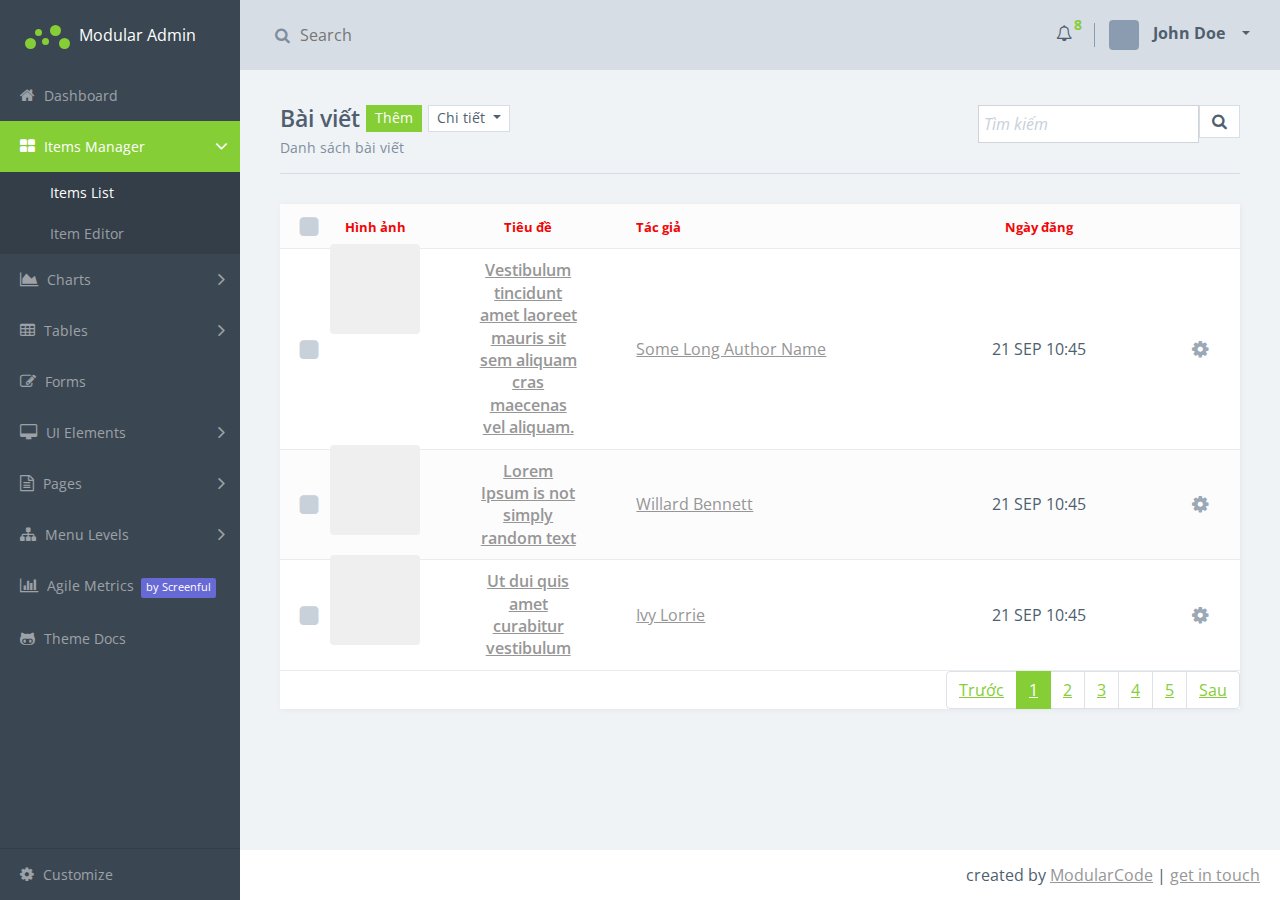
<file: food-code/modular-admin-html-gh-pages/blog.html>
<!doctype html>
<html class="no-js" lang="en">

<head>
    <meta charset="utf-8">
    <meta http-equiv="x-ua-compatible" content="ie=edge">
    <title> ModularAdmin - Free Dashboard Theme | HTML Version </title>
    <meta name="description" content="">
    <meta name="viewport" content="width=device-width, initial-scale=1">
    <link rel="apple-touch-icon" href="apple-touch-icon.png">
    <!-- Place favicon.ico in the root directory -->
    <link rel="stylesheet" href="css/vendor.css">
    <!-- Theme initialization -->
    <!-- -->
    <script>
        var themeSettings = (localStorage.getItem('themeSettings')) ? JSON.parse(localStorage.getItem('themeSettings')) :
            {};
        var themeName = themeSettings.themeName || '';
        if (themeName) {
            document.write('<link rel="stylesheet" id="theme-style" href="css/app-' + themeName + '.css">');
        }
        else {
            document.write('<link rel="stylesheet" id="theme-style" href="css/app.css">');
        }
    </script>
</head>

<body>
    <div class="main-wrapper">
        <div class="app" id="app">
            <header class="header">
                <div class="header-block header-block-collapse d-lg-none d-xl-none">
                    <button class="collapse-btn" id="sidebar-collapse-btn">
                        <i class="fa fa-bars"></i>
                    </button>
                </div>
                <div class="header-block header-block-search">
                    <form role="search">
                        <div class="input-container">
                            <i class="fa fa-search"></i>
                            <input type="search" placeholder="Search">
                            <div class="underline"></div>
                        </div>
                    </form>
                </div>
                <div class="header-block header-block-nav">
                    <ul class="nav-profile">
                        <li class="notifications new">
                            <a href="" data-toggle="dropdown">
                                <i class="fa fa-bell-o"></i>
                                <sup>
                                    <span class="counter">8</span>
                                </sup>
                            </a>
                            <div class="dropdown-menu notifications-dropdown-menu">
                                <ul class="notifications-container">
                                    <li>
                                        <a href="" class="notification-item">
                                            <div class="img-col">
                                                <div class="img" style="background-image: url('assets/faces/3.jpg')">
                                                </div>
                                            </div>
                                            <div class="body-col">
                                                <p>
                                                    <span class="accent">Zack Alien</span> pushed new commit: <span
                                                        class="accent">Fix page load performance issue</span>.
                                                </p>
                                            </div>
                                        </a>
                                    </li>
                                    <li>
                                        <a href="" class="notification-item">
                                            <div class="img-col">
                                                <div class="img" style="background-image: url('assets/faces/5.jpg')">
                                                </div>
                                            </div>
                                            <div class="body-col">
                                                <p>
                                                    <span class="accent">Amaya Hatsumi</span> started new task: <span
                                                        class="accent">Dashboard UI design.</span>.
                                                </p>
                                            </div>
                                        </a>
                                    </li>
                                    <li>
                                        <a href="" class="notification-item">
                                            <div class="img-col">
                                                <div class="img" style="background-image: url('assets/faces/8.jpg')">
                                                </div>
                                            </div>
                                            <div class="body-col">
                                                <p>
                                                    <span class="accent">Andy Nouman</span> deployed new version of
                                                    <span class="accent">NodeJS REST Api V3</span>
                                                </p>
                                            </div>
                                        </a>
                                    </li>
                                </ul>
                                <footer>
                                    <ul>
                                        <li>
                                            <a href=""> View All </a>
                                        </li>
                                    </ul>
                                </footer>
                            </div>
                        </li>
                        <li class="profile dropdown">
                            <a class="nav-link dropdown-toggle" data-toggle="dropdown" href="#" role="button"
                                aria-haspopup="true" aria-expanded="false">
                                <div class="img"
                                    style="background-image: url('https://avatars3.githubusercontent.com/u/3959008?v=3&s=40')">
                                </div>
                                <span class="name"> John Doe </span>
                            </a>
                            <div class="dropdown-menu profile-dropdown-menu" aria-labelledby="dropdownMenu1">
                                <a class="dropdown-item" href="#">
                                    <i class="fa fa-user icon"></i> Profile </a>
                                <a class="dropdown-item" href="#">
                                    <i class="fa fa-bell icon"></i> Notifications </a>
                                <a class="dropdown-item" href="#">
                                    <i class="fa fa-gear icon"></i> Settings </a>
                                <div class="dropdown-divider"></div>
                                <a class="dropdown-item" href="login.html">
                                    <i class="fa fa-power-off icon"></i> Logout </a>
                            </div>
                        </li>
                    </ul>
                </div>
            </header>
            <aside class="sidebar">
                <div class="sidebar-container">
                    <div class="sidebar-header">
                        <div class="brand">
                            <div class="logo">
                                <span class="l l1"></span>
                                <span class="l l2"></span>
                                <span class="l l3"></span>
                                <span class="l l4"></span>
                                <span class="l l5"></span>
                            </div> Modular Admin
                        </div>
                    </div>
                    <nav class="menu">
                        <ul class="sidebar-menu metismenu" id="sidebar-menu">
                            <li>
                                <a href="index.html">
                                    <i class="fa fa-home"></i> Dashboard </a>
                            </li>
                            <li class="active open">
                                <a href="">
                                    <i class="fa fa-th-large"></i> Items Manager <i class="fa arrow"></i>
                                </a>
                                <ul class="sidebar-nav">
                                    <li class="active">
                                        <a href="items-list.html"> Items List </a>
                                    </li>
                                    <li>
                                        <a href="blog-editor.html"> Item Editor </a>
                                    </li>
                                </ul>
                            </li>
                            <li>
                                <a href="">
                                    <i class="fa fa-area-chart"></i> Charts <i class="fa arrow"></i>
                                </a>
                                <ul class="sidebar-nav">
                                    <li>
                                        <a href="charts-flot.html"> Flot Charts </a>
                                    </li>
                                    <li>
                                        <a href="charts-morris.html"> Morris Charts </a>
                                    </li>
                                </ul>
                            </li>
                            <li>
                                <a href="">
                                    <i class="fa fa-table"></i> Tables <i class="fa arrow"></i>
                                </a>
                                <ul class="sidebar-nav">
                                    <li>
                                        <a href="static-tables.html"> Static Tables </a>
                                    </li>
                                    <li>
                                        <a href="responsive-tables.html"> Responsive Tables </a>
                                    </li>
                                </ul>
                            </li>
                            <li>
                                <a href="forms.html">
                                    <i class="fa fa-pencil-square-o"></i> Forms </a>
                            </li>
                            <li>
                                <a href="">
                                    <i class="fa fa-desktop"></i> UI Elements <i class="fa arrow"></i>
                                </a>
                                <ul class="sidebar-nav">
                                    <li>
                                        <a href="buttons.html"> Buttons </a>
                                    </li>
                                    <li>
                                        <a href="cards.html"> Cards </a>
                                    </li>
                                    <li>
                                        <a href="typography.html"> Typography </a>
                                    </li>
                                    <li>
                                        <a href="icons.html"> Icons </a>
                                    </li>
                                    <li>
                                        <a href="grid.html"> Grid </a>
                                    </li>
                                </ul>
                            </li>
                            <li>
                                <a href="">
                                    <i class="fa fa-file-text-o"></i> Pages <i class="fa arrow"></i>
                                </a>
                                <ul class="sidebar-nav">
                                    <li>
                                        <a href="login.html"> Login </a>
                                    </li>
                                    <li>
                                        <a href="signup.html"> Sign Up </a>
                                    </li>
                                    <li>
                                        <a href="reset.html"> Reset </a>
                                    </li>
                                    <li>
                                        <a href="error-404.html"> Error 404 App </a>
                                    </li>
                                    <li>
                                        <a href="error-404-alt.html"> Error 404 Global </a>
                                    </li>
                                    <li>
                                        <a href="error-500.html"> Error 500 App </a>
                                    </li>
                                    <li>
                                        <a href="error-500-alt.html"> Error 500 Global </a>
                                    </li>
                                </ul>
                            </li>
                            <li>
                                <a href="">
                                    <i class="fa fa-sitemap"></i> Menu Levels <i class="fa arrow"></i>
                                </a>
                                <ul class="sidebar-nav">
                                    <li>
                                        <a href="#"> Second Level Item <i class="fa arrow"></i>
                                        </a>
                                        <ul class="sidebar-nav">
                                            <li>
                                                <a href="#"> Third Level Item </a>
                                            </li>
                                            <li>
                                                <a href="#"> Third Level Item </a>
                                            </li>
                                        </ul>
                                    </li>
                                    <li>
                                        <a href="#"> Second Level Item </a>
                                    </li>
                                    <li>
                                        <a href="#"> Second Level Item <i class="fa arrow"></i>
                                        </a>
                                        <ul class="sidebar-nav">
                                            <li>
                                                <a href="#"> Third Level Item </a>
                                            </li>
                                            <li>
                                                <a href="#"> Third Level Item </a>
                                            </li>
                                            <li>
                                                <a href="#"> Third Level Item <i class="fa arrow"></i>
                                                </a>
                                                <ul class="sidebar-nav">
                                                    <li>
                                                        <a href="#"> Fourth Level Item </a>
                                                    </li>
                                                    <li>
                                                        <a href="#"> Fourth Level Item </a>
                                                    </li>
                                                </ul>
                                            </li>
                                        </ul>
                                    </li>
                                </ul>
                            </li>
                            <li>
                                <a href="screenful.html">
                                    <i class="fa fa-bar-chart"></i> Agile Metrics <span class="label label-screenful">by
                                        Screenful</span>
                                </a>
                            </li>
                            <li>
                                <a href="https://github.com/modularcode/modular-admin-html">
                                    <i class="fa fa-github-alt"></i> Theme Docs </a>
                            </li>
                        </ul>
                    </nav>
                </div>
                <footer class="sidebar-footer">
                    <ul class="sidebar-menu metismenu" id="customize-menu">
                        <li>
                            <ul>
                                <li class="customize">
                                    <div class="customize-item">
                                        <div class="row customize-header">
                                            <div class="col-4">
                                            </div>
                                            <div class="col-4">
                                                <label class="title">fixed</label>
                                            </div>
                                            <div class="col-4">
                                                <label class="title">static</label>
                                            </div>
                                        </div>
                                        <div class="row">
                                            <div class="col-4">
                                                <label class="title">Sidebar:</label>
                                            </div>
                                            <div class="col-4">
                                                <label>
                                                    <input class="radio" type="radio" name="sidebarPosition"
                                                        value="sidebar-fixed">
                                                    <span></span>
                                                </label>
                                            </div>
                                            <div class="col-4">
                                                <label>
                                                    <input class="radio" type="radio" name="sidebarPosition" value="">
                                                    <span></span>
                                                </label>
                                            </div>
                                        </div>
                                        <div class="row">
                                            <div class="col-4">
                                                <label class="title">Header:</label>
                                            </div>
                                            <div class="col-4">
                                                <label>
                                                    <input class="radio" type="radio" name="headerPosition"
                                                        value="header-fixed">
                                                    <span></span>
                                                </label>
                                            </div>
                                            <div class="col-4">
                                                <label>
                                                    <input class="radio" type="radio" name="headerPosition" value="">
                                                    <span></span>
                                                </label>
                                            </div>
                                        </div>
                                        <div class="row">
                                            <div class="col-4">
                                                <label class="title">Footer:</label>
                                            </div>
                                            <div class="col-4">
                                                <label>
                                                    <input class="radio" type="radio" name="footerPosition"
                                                        value="footer-fixed">
                                                    <span></span>
                                                </label>
                                            </div>
                                            <div class="col-4">
                                                <label>
                                                    <input class="radio" type="radio" name="footerPosition" value="">
                                                    <span></span>
                                                </label>
                                            </div>
                                        </div>
                                    </div>
                                    <div class="customize-item">
                                        <ul class="customize-colors">
                                            <li>
                                                <span class="color-item color-red" data-theme="red"></span>
                                            </li>
                                            <li>
                                                <span class="color-item color-orange" data-theme="orange"></span>
                                            </li>
                                            <li>
                                                <span class="color-item color-green active" data-theme=""></span>
                                            </li>
                                            <li>
                                                <span class="color-item color-seagreen" data-theme="seagreen"></span>
                                            </li>
                                            <li>
                                                <span class="color-item color-blue" data-theme="blue"></span>
                                            </li>
                                            <li>
                                                <span class="color-item color-purple" data-theme="purple"></span>
                                            </li>
                                        </ul>
                                    </div>
                                </li>
                            </ul>
                            <a href="">
                                <i class="fa fa-cog"></i> Customize </a>
                        </li>
                    </ul>
                </footer>
            </aside>
            <div class="sidebar-overlay" id="sidebar-overlay"></div>
            <div class="sidebar-mobile-menu-handle" id="sidebar-mobile-menu-handle"></div>
            <div class="mobile-menu-handle"></div>
            <article class="content items-list-page">
                <div class="title-search-block">
                    <div class="title-block">
                        <div class="row">
                            <div class="col-md-6">
                                <h3 class="title"> Bài viết <a href="blog-editor.html"
                                        class="btn btn-primary btn-sm rounded-s"> Thêm </a>
                                    <!--
				 -->
                                    <div class="action dropdown">
                                        <button class="btn  btn-sm rounded-s btn-secondary dropdown-toggle"
                                            type="button" id="dropdownMenu1" data-toggle="dropdown" aria-haspopup="true"
                                            aria-expanded="false"> Chi tiết </button>
                                        <div class="dropdown-menu" aria-labelledby="dropdownMenu1">
                                            <a class="dropdown-item" href="#"><i
                                                    class="fa fa-pencil-square-o icon"></i>Đánh dấu</a>
                                            <a class="dropdown-item" href="#" data-toggle="modal"
                                                data-target="#confirm-modal"><i class="fa fa-close icon"></i>Xóa</a>
                                        </div>
                                    </div>
                                </h3>
                                <p class="title-description"> Danh sách bài viết </p>
                            </div>
                        </div>
                    </div>
                    <div class="items-search">
                        <form class="form-inline">
                            <div class="input-group">
                                <input type="text" class="form-control boxed rounded-s" placeholder="Tìm kiếm">
                                <span class="input-group-btn">
                                    <button class="btn btn-secondary rounded-s" type="button">
                                        <i class="fa fa-search"></i>
                                    </button>
                                </span>
                            </div>
                        </form>
                    </div>
                </div>
                <div class="card items">
                    <ul class="item-list striped">
                        <li class="item item-list-header">
                            <div class="item-row">
                                <div class="item-col fixed item-col-check">
                                    <label class="item-check" id="select-all-items">
                                        <input type="checkbox" class="checkbox">
                                        <span></span>
                                    </label>
                                </div>
                                <div class="item-col item-col-header fixed item-col-img md">
                                    <div>
                                        <span>Hình ảnh</span>
                                    </div>
                                </div>
                                <div class="item-col item-col-header item-col-title">
                                    <div>
                                        <span>Tiêu đề</span>
                                    </div>
                                </div>
                                <div class="item-col item-col-header item-col-author">
                                    <div class="no-overflow">
                                        <span>Tác giả</span>
                                    </div>
                                </div>
                                <div class="item-col item-col-header item-col-date">
                                    <div>
                                        <span>Ngày đăng</span>
                                    </div>
                                </div>
                                <div class="item-col item-col-header fixed item-col-actions-dropdown">
                                </div>
                            </div>
                        </li>
                        <li class="item">
                            <div class="item-row">
                                <div class="item-col fixed item-col-check">
                                    <label class="item-check" id="select-all-items">
                                        <input type="checkbox" class="checkbox">
                                        <span></span>
                                    </label>
                                </div>
                                <div class="item-col fixed item-col-img md">
                                    <a href="blog-editor.html">
                                        <div class="item-img rounded"
                                            style="background-image: url(https://s3.amazonaws.com/uifaces/faces/twitter/eduardo_olv/128.jpg)">
                                        </div>
                                    </a>
                                </div>
                                <div class="item-col fixed pull-left item-col-title">
                                    <div class="item-heading">Name</div>
                                    <div>
                                        <a href="blog-editor.html" class="">
                                            <h4 class="item-title"> Vestibulum tincidunt amet laoreet mauris sit sem
                                                aliquam cras maecenas vel aliquam. </h4>
                                        </a>
                                    </div>
                                </div>
                                <div class="item-col item-col-author">
                                    <div class="item-heading">Author</div>
                                    <div class="no-overflow">
                                        <a href="">Some Long Author Name</a>
                                    </div>
                                </div>
                                <div class="item-col item-col-date">
                                    <div class="item-heading">Published</div>
                                    <div class="no-overflow"> 21 SEP 10:45 </div>
                                </div>
                                <div class="item-col fixed item-col-actions-dropdown">
                                    <div class="item-actions-dropdown">
                                        <a class="item-actions-toggle-btn">
                                            <span class="inactive">
                                                <i class="fa fa-cog"></i>
                                            </span>
                                            <span class="active">
                                                <i class="fa fa-chevron-circle-right"></i>
                                            </span>
                                        </a>
                                        <div class="item-actions-block">
                                            <ul class="item-actions-list">
                                                <li>
                                                    <a class="remove" href="#" data-toggle="modal"
                                                        data-target="#confirm-modal">
                                                        <i class="fa fa-trash-o "></i>
                                                    </a>
                                                </li>
                                                <li>
                                                    <a class="edit" href="blog-editor.html">
                                                        <i class="fa fa-pencil"></i>
                                                    </a>
                                                </li>
                                            </ul>
                                        </div>
                                    </div>
                                </div>
                            </div>
                        </li>
                        <li class="item">
                            <div class="item-row">
                                <div class="item-col fixed item-col-check">
                                    <label class="item-check" id="select-all-items">
                                        <input type="checkbox" class="checkbox">
                                        <span></span>
                                    </label>
                                </div>
                                <div class="item-col fixed item-col-img md">
                                    <a href="blog-editor.html">
                                        <div class="item-img rounded"
                                            style="background-image: url(https://s3.amazonaws.com/uifaces/faces/twitter/why_this/128.jpg)">
                                        </div>
                                    </a>
                                </div>
                                <div class="item-col fixed pull-left item-col-title">
                                    <div class="item-heading">Name</div>
                                    <div>
                                        <a href="blog-editor.html" class="">
                                            <h4 class="item-title"> Lorem Ipsum is not simply random text </h4>
                                        </a>
                                    </div>
                                </div>
                                <div class="item-col item-col-author">
                                    <div class="item-heading">Author</div>
                                    <div class="no-overflow">
                                        <a href="">Willard Bennett</a>
                                    </div>
                                </div>
                                <div class="item-col item-col-date">
                                    <div class="item-heading">Published</div>
                                    <div class="no-overflow"> 21 SEP 10:45 </div>
                                </div>
                                <div class="item-col fixed item-col-actions-dropdown">
                                    <div class="item-actions-dropdown">
                                        <a class="item-actions-toggle-btn">
                                            <span class="inactive">
                                                <i class="fa fa-cog"></i>
                                            </span>
                                            <span class="active">
                                                <i class="fa fa-chevron-circle-right"></i>
                                            </span>
                                        </a>
                                        <div class="item-actions-block">
                                            <ul class="item-actions-list">
                                                <li>
                                                    <a class="remove" href="#" data-toggle="modal"
                                                        data-target="#confirm-modal">
                                                        <i class="fa fa-trash-o "></i>
                                                    </a>
                                                </li>
                                                <li>
                                                    <a class="edit" href="blog-editor.html">
                                                        <i class="fa fa-pencil"></i>
                                                    </a>
                                                </li>
                                            </ul>
                                        </div>
                                    </div>
                                </div>
                            </div>
                        </li>
                        <li class="item">
                            <div class="item-row">
                                <div class="item-col fixed item-col-check">
                                    <label class="item-check" id="select-all-items">
                                        <input type="checkbox" class="checkbox">
                                        <span></span>
                                    </label>
                                </div>
                                <div class="item-col fixed item-col-img md">
                                    <a href="blog-editor.html">
                                        <div class="item-img rounded"
                                            style="background-image: url(https://s3.amazonaws.com/uifaces/faces/twitter/w7download/128.jpg)">
                                        </div>
                                    </a>
                                </div>
                                <div class="item-col fixed pull-left item-col-title">
                                    <div class="item-heading">Name</div>
                                    <div>
                                        <a href="blog-editor.html" class="">
                                            <h4 class="item-title"> Ut dui quis amet curabitur vestibulum </h4>
                                        </a>
                                    </div>
                                </div>
                                <div class="item-col item-col-author">
                                    <div class="item-heading">Author</div>
                                    <div class="no-overflow">
                                        <a href="">Ivy Lorrie</a>
                                    </div>
                                </div>
                                <div class="item-col item-col-date">
                                    <div class="item-heading">Published</div>
                                    <div class="no-overflow"> 21 SEP 10:45 </div>
                                </div>
                                <div class="item-col fixed item-col-actions-dropdown">
                                    <div class="item-actions-dropdown">
                                        <a class="item-actions-toggle-btn">
                                            <span class="inactive">
                                                <i class="fa fa-cog"></i>
                                            </span>
                                            <span class="active">
                                                <i class="fa fa-chevron-circle-right"></i>
                                            </span>
                                        </a>
                                        <div class="item-actions-block">
                                            <ul class="item-actions-list">
                                                <li>
                                                    <a class="remove" href="#" data-toggle="modal"
                                                        data-target="#confirm-modal">
                                                        <i class="fa fa-trash-o "></i>
                                                    </a>
                                                </li>
                                                <li>
                                                    <a class="edit" href="blog-editor.html">
                                                        <i class="fa fa-pencil"></i>
                                                    </a>
                                                </li>
                                            </ul>
                                        </div>
                                    </div>
                                </div>
                            </div>
                        </li>
                        <nav class="text-right">
                            <ul class="pagination">
                                <li class="page-item">
                                    <a class="page-link" href=""> Trước </a>
                                </li>
                                <li class="page-item active">
                                    <a class="page-link" href=""> 1 </a>
                                </li>
                                <li class="page-item">
                                    <a class="page-link" href=""> 2 </a>
                                </li>
                                <li class="page-item">
                                    <a class="page-link" href=""> 3 </a>
                                </li>
                                <li class="page-item">
                                    <a class="page-link" href=""> 4 </a>
                                </li>
                                <li class="page-item">
                                    <a class="page-link" href=""> 5 </a>
                                </li>
                                <li class="page-item">
                                    <a class="page-link" href=""> Sau </a>
                                </li>
                            </ul>
                        </nav>
            </article>
            <footer class="footer">
                <div class="footer-block buttons">
                </div>
                <div class="footer-block author">
                    <ul>
                        <li> created by <a href="https://github.com/modularcode">ModularCode</a>
                        </li>
                        <li>
                            <a href="https://github.com/modularcode/modular-admin-html#get-in-touch">get in touch</a>
                        </li>
                    </ul>
                </div>
            </footer>
            <div class="modal fade" id="modal-media">
                <div class="modal-dialog modal-lg">
                    <div class="modal-content">
                        <div class="modal-header">
                            <h4 class="modal-title">Media Library</h4>
                            <button type="button" class="close" data-dismiss="modal" aria-label="Close">
                                <span aria-hidden="true">&times;</span>
                                <span class="sr-only">Close</span>
                            </button>
                        </div>
                        <div class="modal-body modal-tab-container">
                            <ul class="nav nav-tabs modal-tabs" role="tablist">
                                <li class="nav-item">
                                    <a class="nav-link" href="#gallery" data-toggle="tab" role="tab">Gallery</a>
                                </li>
                                <li class="nav-item">
                                    <a class="nav-link active" href="#upload" data-toggle="tab" role="tab">Upload</a>
                                </li>
                            </ul>
                            <div class="tab-content modal-tab-content">
                                <div class="tab-pane fade" id="gallery" role="tabpanel">
                                    <div class="images-container">
                                        <div class="row">
                                        </div>
                                    </div>
                                </div>
                                <div class="tab-pane fade active in" id="upload" role="tabpanel">
                                    <div class="upload-container">
                                        <div id="dropzone">
                                            <form action="/" method="POST" enctype="multipart/form-data"
                                                class="dropzone needsclick dz-clickable" id="demo-upload">
                                                <div class="dz-message-block">
                                                    <div class="dz-message needsclick"> Drop files here or click to
                                                        upload. </div>
                                                </div>
                                            </form>
                                        </div>
                                    </div>
                                </div>
                            </div>
                        </div>
                        <div class="modal-footer">
                            <button type="button" class="btn btn-secondary" data-dismiss="modal">Close</button>
                            <button type="button" class="btn btn-primary">Insert Selected</button>
                        </div>
                    </div><!-- /.modal-content -->
                </div><!-- /.modal-dialog -->
            </div><!-- /.modal -->
            <div class="modal fade" id="confirm-modal">
                <div class="modal-dialog" role="document">
                    <div class="modal-content">
                        <div class="modal-header">
                            <h4 class="modal-title"><i class="fa fa-warning"></i> Cảnh báo</h4>
                            <button type="button" class="close" data-dismiss="modal" aria-label="Close">
                                <span aria-hidden="true">&times;</span>
                            </button>
                        </div>
                        <div class="modal-body">
                            <p>Bạn có muốn xóa?</p>
                        </div>
                        <div class="modal-footer">
                            <button type="button" class="btn btn-primary" data-dismiss="modal">Có</button>
                            <button type="button" class="btn btn-secondary" data-dismiss="modal">Không</button>
                        </div>
                    </div><!-- /.modal-content -->
                </div><!-- /.modal-dialog -->
            </div><!-- /.modal -->
        </div>
    </div>
    <!-- Reference block for JS -->
    <div class="ref" id="ref">
        <div class="color-primary"></div>
        <div class="chart">
            <div class="color-primary"></div>
            <div class="color-secondary"></div>
        </div>
    </div>
    <script>
        (function (i, s, o, g, r, a, m) {
            i['GoogleAnalyticsObject'] = r;
            i[r] = i[r] || function () {
                (i[r].q = i[r].q || []).push(arguments)
            }, i[r].l = 1 * new Date();
            a = s.createElement(o),
                m = s.getElementsByTagName(o)[0];
            a.async = 1;
            a.src = g;
            m.parentNode.insertBefore(a, m)
        })(window, document, 'script', 'https://www.google-analytics.com/analytics.js', 'ga');
        ga('create', 'UA-80463319-4', 'auto');
        ga('send', 'pageview');
    </script>
    <script src="js/vendor.js"></script>
    <script src="js/app.js"></script>
</body>

</html>
</file>
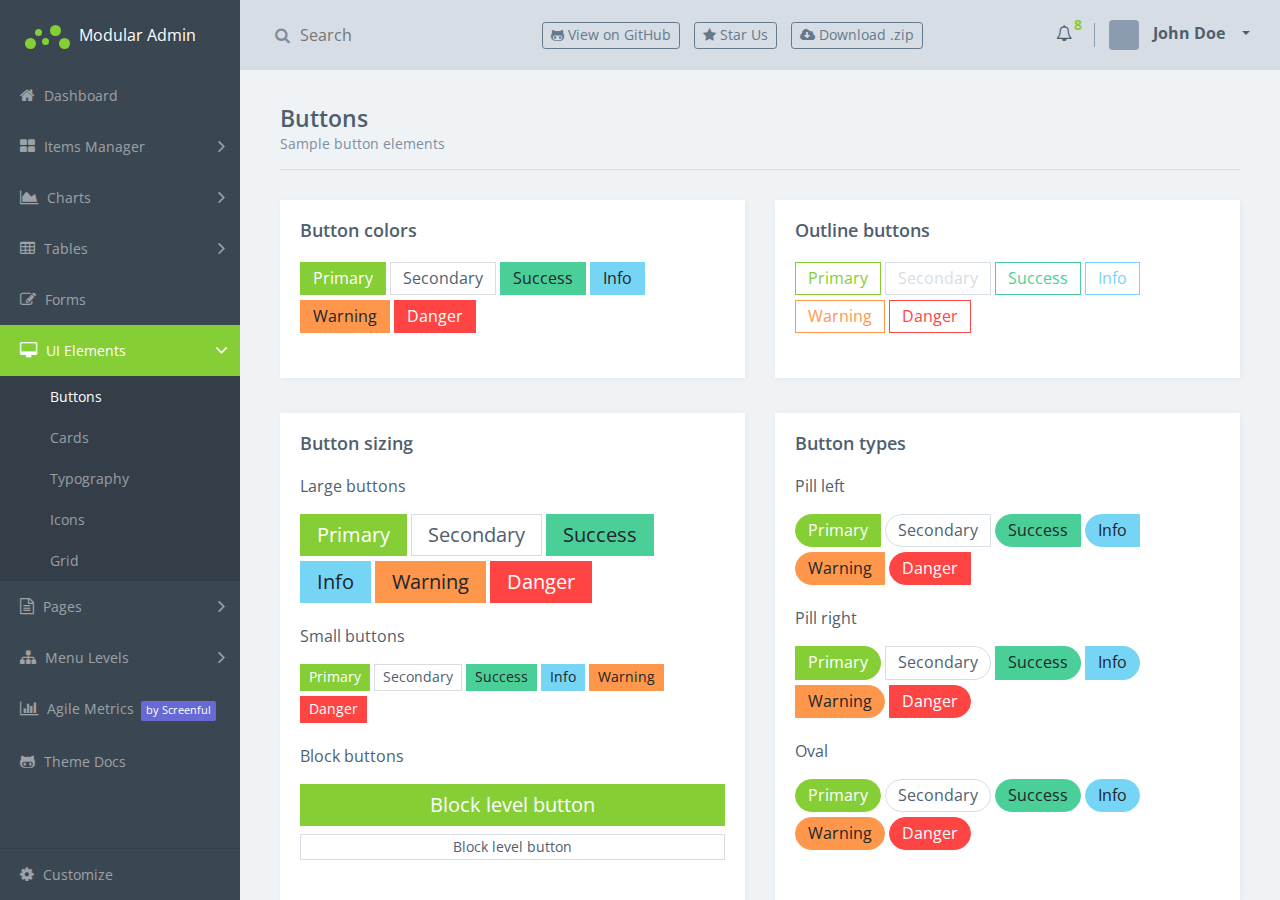
<file: food-code/modular-admin-html-gh-pages/buttons.html>
<!doctype html>
<html class="no-js" lang="en">
    <head>
        <meta charset="utf-8">
        <meta http-equiv="x-ua-compatible" content="ie=edge">
        <title> ModularAdmin - Free Dashboard Theme | HTML Version </title>
        <meta name="description" content="">
        <meta name="viewport" content="width=device-width, initial-scale=1">
        <link rel="apple-touch-icon" href="apple-touch-icon.png">
        <!-- Place favicon.ico in the root directory -->
        <link rel="stylesheet" href="css/vendor.css">
        <!-- Theme initialization -->
        <script>
            var themeSettings = (localStorage.getItem('themeSettings')) ? JSON.parse(localStorage.getItem('themeSettings')) :
            {};
            var themeName = themeSettings.themeName || '';
            if (themeName)
            {
                document.write('<link rel="stylesheet" id="theme-style" href="css/app-' + themeName + '.css">');
            }
            else
            {
                document.write('<link rel="stylesheet" id="theme-style" href="css/app.css">');
            }
        </script>
    </head>
    <body>
        <div class="main-wrapper">
            <div class="app" id="app">
                <header class="header">
                    <div class="header-block header-block-collapse d-lg-none d-xl-none">
                        <button class="collapse-btn" id="sidebar-collapse-btn">
                            <i class="fa fa-bars"></i>
                        </button>
                    </div>
                    <div class="header-block header-block-search">
                        <form role="search">
                            <div class="input-container">
                                <i class="fa fa-search"></i>
                                <input type="search" placeholder="Search">
                                <div class="underline"></div>
                            </div>
                        </form>
                    </div>
                    <div class="header-block header-block-buttons">
                        <a href="https://github.com/modularcode/modular-admin-html" class="btn btn-sm header-btn">
                            <i class="fa fa-github-alt"></i>
                            <span>View on GitHub</span>
                        </a>
                        <a href="https://github.com/modularcode/modular-admin-html/stargazers" class="btn btn-sm header-btn">
                            <i class="fa fa-star"></i>
                            <span>Star Us</span>
                        </a>
                        <a href="https://github.com/modularcode/modular-admin-html/releases" class="btn btn-sm header-btn">
                            <i class="fa fa-cloud-download"></i>
                            <span>Download .zip</span>
                        </a>
                    </div>
                    <div class="header-block header-block-nav">
                        <ul class="nav-profile">
                            <li class="notifications new">
                                <a href="" data-toggle="dropdown">
                                    <i class="fa fa-bell-o"></i>
                                    <sup>
                                        <span class="counter">8</span>
                                    </sup>
                                </a>
                                <div class="dropdown-menu notifications-dropdown-menu">
                                    <ul class="notifications-container">
                                        <li>
                                            <a href="" class="notification-item">
                                                <div class="img-col">
                                                    <div class="img" style="background-image: url('assets/faces/3.jpg')"></div>
                                                </div>
                                                <div class="body-col">
                                                    <p>
                                                        <span class="accent">Zack Alien</span> pushed new commit: <span class="accent">Fix page load performance issue</span>. </p>
                                                </div>
                                            </a>
                                        </li>
                                        <li>
                                            <a href="" class="notification-item">
                                                <div class="img-col">
                                                    <div class="img" style="background-image: url('assets/faces/5.jpg')"></div>
                                                </div>
                                                <div class="body-col">
                                                    <p>
                                                        <span class="accent">Amaya Hatsumi</span> started new task: <span class="accent">Dashboard UI design.</span>. </p>
                                                </div>
                                            </a>
                                        </li>
                                        <li>
                                            <a href="" class="notification-item">
                                                <div class="img-col">
                                                    <div class="img" style="background-image: url('assets/faces/8.jpg')"></div>
                                                </div>
                                                <div class="body-col">
                                                    <p>
                                                        <span class="accent">Andy Nouman</span> deployed new version of <span class="accent">NodeJS REST Api V3</span>
                                                    </p>
                                                </div>
                                            </a>
                                        </li>
                                    </ul>
                                    <footer>
                                        <ul>
                                            <li>
                                                <a href=""> View All </a>
                                            </li>
                                        </ul>
                                    </footer>
                                </div>
                            </li>
                            <li class="profile dropdown">
                                <a class="nav-link dropdown-toggle" data-toggle="dropdown" href="#" role="button" aria-haspopup="true" aria-expanded="false">
                                    <div class="img" style="background-image: url('https://avatars3.githubusercontent.com/u/3959008?v=3&s=40')">
                                    </div>
                                    <span class="name"> John Doe </span>
                                </a>
                                <div class="dropdown-menu profile-dropdown-menu" aria-labelledby="dropdownMenu1">
                                    <a class="dropdown-item" href="#">
                                        <i class="fa fa-user icon"></i> Profile </a>
                                    <a class="dropdown-item" href="#">
                                        <i class="fa fa-bell icon"></i> Notifications </a>
                                    <a class="dropdown-item" href="#">
                                        <i class="fa fa-gear icon"></i> Settings </a>
                                    <div class="dropdown-divider"></div>
                                    <a class="dropdown-item" href="login.html">
                                        <i class="fa fa-power-off icon"></i> Logout </a>
                                </div>
                            </li>
                        </ul>
                    </div>
                </header>
                <aside class="sidebar">
                    <div class="sidebar-container">
                        <div class="sidebar-header">
                            <div class="brand">
                                <div class="logo">
                                    <span class="l l1"></span>
                                    <span class="l l2"></span>
                                    <span class="l l3"></span>
                                    <span class="l l4"></span>
                                    <span class="l l5"></span>
                                </div> Modular Admin
                            </div>
                        </div>
                        <nav class="menu">
                            <ul class="sidebar-menu metismenu" id="sidebar-menu">
                                <li>
                                    <a href="index.html">
                                        <i class="fa fa-home"></i> Dashboard </a>
                                </li>
                                <li>
                                    <a href="">
                                        <i class="fa fa-th-large"></i> Items Manager <i class="fa arrow"></i>
                                    </a>
                                    <ul class="sidebar-nav">
                                        <li>
                                            <a href="items-list.html"> Items List </a>
                                        </li>
                                        <li>
                                            <a href="item-editor.html"> Item Editor </a>
                                        </li>
                                    </ul>
                                </li>
                                <li>
                                    <a href="">
                                        <i class="fa fa-area-chart"></i> Charts <i class="fa arrow"></i>
                                    </a>
                                    <ul class="sidebar-nav">
                                        <li>
                                            <a href="charts-flot.html"> Flot Charts </a>
                                        </li>
                                        <li>
                                            <a href="charts-morris.html"> Morris Charts </a>
                                        </li>
                                    </ul>
                                </li>
                                <li>
                                    <a href="">
                                        <i class="fa fa-table"></i> Tables <i class="fa arrow"></i>
                                    </a>
                                    <ul class="sidebar-nav">
                                        <li>
                                            <a href="static-tables.html"> Static Tables </a>
                                        </li>
                                        <li>
                                            <a href="responsive-tables.html"> Responsive Tables </a>
                                        </li>
                                    </ul>
                                </li>
                                <li>
                                    <a href="forms.html">
                                        <i class="fa fa-pencil-square-o"></i> Forms </a>
                                </li>
                                <li class="active open">
                                    <a href="">
                                        <i class="fa fa-desktop"></i> UI Elements <i class="fa arrow"></i>
                                    </a>
                                    <ul class="sidebar-nav">
                                        <li class="active">
                                            <a href="buttons.html"> Buttons </a>
                                        </li>
                                        <li>
                                            <a href="cards.html"> Cards </a>
                                        </li>
                                        <li>
                                            <a href="typography.html"> Typography </a>
                                        </li>
                                        <li>
                                            <a href="icons.html"> Icons </a>
                                        </li>
                                        <li>
                                            <a href="grid.html"> Grid </a>
                                        </li>
                                    </ul>
                                </li>
                                <li>
                                    <a href="">
                                        <i class="fa fa-file-text-o"></i> Pages <i class="fa arrow"></i>
                                    </a>
                                    <ul class="sidebar-nav">
                                        <li>
                                            <a href="login.html"> Login </a>
                                        </li>
                                        <li>
                                            <a href="signup.html"> Sign Up </a>
                                        </li>
                                        <li>
                                            <a href="reset.html"> Reset </a>
                                        </li>
                                        <li>
                                            <a href="error-404.html"> Error 404 App </a>
                                        </li>
                                        <li>
                                            <a href="error-404-alt.html"> Error 404 Global </a>
                                        </li>
                                        <li>
                                            <a href="error-500.html"> Error 500 App </a>
                                        </li>
                                        <li>
                                            <a href="error-500-alt.html"> Error 500 Global </a>
                                        </li>
                                    </ul>
                                </li>
                                <li>
                                    <a href="">
                                        <i class="fa fa-sitemap"></i> Menu Levels <i class="fa arrow"></i>
                                    </a>
                                    <ul class="sidebar-nav">
                                        <li>
                                            <a href="#"> Second Level Item <i class="fa arrow"></i>
                                            </a>
                                            <ul class="sidebar-nav">
                                                <li>
                                                    <a href="#"> Third Level Item </a>
                                                </li>
                                                <li>
                                                    <a href="#"> Third Level Item </a>
                                                </li>
                                            </ul>
                                        </li>
                                        <li>
                                            <a href="#"> Second Level Item </a>
                                        </li>
                                        <li>
                                            <a href="#"> Second Level Item <i class="fa arrow"></i>
                                            </a>
                                            <ul class="sidebar-nav">
                                                <li>
                                                    <a href="#"> Third Level Item </a>
                                                </li>
                                                <li>
                                                    <a href="#"> Third Level Item </a>
                                                </li>
                                                <li>
                                                    <a href="#"> Third Level Item <i class="fa arrow"></i>
                                                    </a>
                                                    <ul class="sidebar-nav">
                                                        <li>
                                                            <a href="#"> Fourth Level Item </a>
                                                        </li>
                                                        <li>
                                                            <a href="#"> Fourth Level Item </a>
                                                        </li>
                                                    </ul>
                                                </li>
                                            </ul>
                                        </li>
                                    </ul>
                                </li>
                                <li>
                                    <a href="screenful.html">
                                        <i class="fa fa-bar-chart"></i> Agile Metrics <span class="label label-screenful">by Screenful</span>
                                    </a>
                                </li>
                                <li>
                                    <a href="https://github.com/modularcode/modular-admin-html">
                                        <i class="fa fa-github-alt"></i> Theme Docs </a>
                                </li>
                            </ul>
                        </nav>
                    </div>
                    <footer class="sidebar-footer">
                        <ul class="sidebar-menu metismenu" id="customize-menu">
                            <li>
                                <ul>
                                    <li class="customize">
                                        <div class="customize-item">
                                            <div class="row customize-header">
                                                <div class="col-4">
                                                </div>
                                                <div class="col-4">
                                                    <label class="title">fixed</label>
                                                </div>
                                                <div class="col-4">
                                                    <label class="title">static</label>
                                                </div>
                                            </div>
                                            <div class="row">
                                                <div class="col-4">
                                                    <label class="title">Sidebar:</label>
                                                </div>
                                                <div class="col-4">
                                                    <label>
                                                        <input class="radio" type="radio" name="sidebarPosition" value="sidebar-fixed">
                                                        <span></span>
                                                    </label>
                                                </div>
                                                <div class="col-4">
                                                    <label>
                                                        <input class="radio" type="radio" name="sidebarPosition" value="">
                                                        <span></span>
                                                    </label>
                                                </div>
                                            </div>
                                            <div class="row">
                                                <div class="col-4">
                                                    <label class="title">Header:</label>
                                                </div>
                                                <div class="col-4">
                                                    <label>
                                                        <input class="radio" type="radio" name="headerPosition" value="header-fixed">
                                                        <span></span>
                                                    </label>
                                                </div>
                                                <div class="col-4">
                                                    <label>
                                                        <input class="radio" type="radio" name="headerPosition" value="">
                                                        <span></span>
                                                    </label>
                                                </div>
                                            </div>
                                            <div class="row">
                                                <div class="col-4">
                                                    <label class="title">Footer:</label>
                                                </div>
                                                <div class="col-4">
                                                    <label>
                                                        <input class="radio" type="radio" name="footerPosition" value="footer-fixed">
                                                        <span></span>
                                                    </label>
                                                </div>
                                                <div class="col-4">
                                                    <label>
                                                        <input class="radio" type="radio" name="footerPosition" value="">
                                                        <span></span>
                                                    </label>
                                                </div>
                                            </div>
                                        </div>
                                        <div class="customize-item">
                                            <ul class="customize-colors">
                                                <li>
                                                    <span class="color-item color-red" data-theme="red"></span>
                                                </li>
                                                <li>
                                                    <span class="color-item color-orange" data-theme="orange"></span>
                                                </li>
                                                <li>
                                                    <span class="color-item color-green active" data-theme=""></span>
                                                </li>
                                                <li>
                                                    <span class="color-item color-seagreen" data-theme="seagreen"></span>
                                                </li>
                                                <li>
                                                    <span class="color-item color-blue" data-theme="blue"></span>
                                                </li>
                                                <li>
                                                    <span class="color-item color-purple" data-theme="purple"></span>
                                                </li>
                                            </ul>
                                        </div>
                                    </li>
                                </ul>
                                <a href="">
                                    <i class="fa fa-cog"></i> Customize </a>
                            </li>
                        </ul>
                    </footer>
                </aside>
                <div class="sidebar-overlay" id="sidebar-overlay"></div>
                <div class="sidebar-mobile-menu-handle" id="sidebar-mobile-menu-handle"></div>
                <div class="mobile-menu-handle"></div>
                <article class="content buttons-page">
                    <div class="title-block">
                        <h3 class="title"> Buttons </h3>
                        <p class="title-description"> Sample button elements </p>
                    </div>
                    <section class="section">
                        <div class="row sameheight-container">
                            <div class="col-md-6">
                                <div class="card sameheight-item">
                                    <div class="card-block">
                                        <div class="card-title-block">
                                            <h3 class="title"> Button colors </h3>
                                        </div>
                                        <section class="section">
                                            <button type="button" class="btn btn-primary">Primary</button>
                                            <button type="button" class="btn btn-secondary">Secondary</button>
                                            <button type="button" class="btn btn-success">Success</button>
                                            <button type="button" class="btn btn-info">Info</button>
                                            <button type="button" class="btn btn-warning">Warning</button>
                                            <button type="button" class="btn btn-danger">Danger</button>
                                            <a href="javascript:void(0);" class="btn btn-link">Button Link</a>
                                        </section>
                                    </div>
                                </div>
                            </div>
                            <div class="col-md-6">
                                <div class="card sameheight-item">
                                    <div class="card-block">
                                        <div class="card-title-block">
                                            <h3 class="title"> Outline buttons </h3>
                                        </div>
                                        <section class="section">
                                            <button type="button" class="btn btn-primary-outline">Primary</button>
                                            <button type="button" class="btn btn-secondary-outline">Secondary</button>
                                            <button type="button" class="btn btn-success-outline">Success</button>
                                            <button type="button" class="btn btn-info-outline">Info</button>
                                            <button type="button" class="btn btn-warning-outline">Warning</button>
                                            <button type="button" class="btn btn-danger-outline">Danger</button>
                                        </section>
                                    </div>
                                </div>
                            </div>
                        </div>
                    </section>
                    <section class="section">
                        <div class="row sameheight-container">
                            <div class="col-md-6">
                                <div class="card sameheight-item">
                                    <div class="card-block">
                                        <div class="card-title-block">
                                            <h3 class="title"> Button sizing </h3>
                                        </div>
                                        <section class="section">
                                            <p>Large buttons</p>
                                            <button type="button" class="btn btn-primary btn-lg">Primary</button>
                                            <button type="button" class="btn btn-secondary btn-lg">Secondary</button>
                                            <button type="button" class="btn btn-success btn-lg">Success</button>
                                            <button type="button" class="btn btn-info btn-lg">Info</button>
                                            <button type="button" class="btn btn-warning btn-lg">Warning</button>
                                            <button type="button" class="btn btn-danger btn-lg">Danger</button>
                                            <p></p>
                                            <p>Small buttons</p>
                                            <button type="button" class="btn btn-primary btn-sm">Primary</button>
                                            <button type="button" class="btn btn-secondary btn-sm">Secondary</button>
                                            <button type="button" class="btn btn-success btn-sm">Success</button>
                                            <button type="button" class="btn btn-info btn-sm">Info</button>
                                            <button type="button" class="btn btn-warning btn-sm">Warning</button>
                                            <button type="button" class="btn btn-danger btn-sm">Danger</button>
                                            <p></p>
                                            <p>Block buttons</p>
                                            <button type="button" class="btn btn-primary btn-lg btn-block">Block level button</button>
                                            <button type="button" class="btn btn-secondary btn-sm btn-block">Block level button</button>
                                        </section>
                                    </div>
                                </div>
                            </div>
                            <div class="col-md-6">
                                <div class="card sameheight-item">
                                    <div class="card-block">
                                        <div class="card-title-block">
                                            <h3 class="title"> Button types </h3>
                                        </div>
                                        <section class="section">
                                            <p>Pill left</p>
                                            <p>
                                                <button type="button" class="btn btn-pill-left btn-primary">Primary</button>
                                                <button type="button" class="btn btn-pill-left btn-secondary">Secondary</button>
                                                <button type="button" class="btn btn-pill-left btn-success">Success</button>
                                                <button type="button" class="btn btn-pill-left btn-info">Info</button>
                                                <button type="button" class="btn btn-pill-left btn-warning">Warning</button>
                                                <button type="button" class="btn btn-pill-left btn-danger">Danger</button>
                                            </p>
                                            <p>Pill right</p>
                                            <p>
                                                <button type="button" class="btn btn-pill-right btn-primary">Primary</button>
                                                <button type="button" class="btn btn-pill-right btn-secondary">Secondary</button>
                                                <button type="button" class="btn btn-pill-right btn-success">Success</button>
                                                <button type="button" class="btn btn-pill-right btn-info">Info</button>
                                                <button type="button" class="btn btn-pill-right btn-warning">Warning</button>
                                                <button type="button" class="btn btn-pill-right btn-danger">Danger</button>
                                            </p>
                                            <p>Oval</p>
                                            <p>
                                                <button type="button" class="btn btn-oval btn-primary">Primary</button>
                                                <button type="button" class="btn btn-oval btn-secondary">Secondary</button>
                                                <button type="button" class="btn btn-oval btn-success">Success</button>
                                                <button type="button" class="btn btn-oval btn-info">Info</button>
                                                <button type="button" class="btn btn-oval btn-warning">Warning</button>
                                                <button type="button" class="btn btn-oval btn-danger">Danger</button>
                                            </p>
                                        </section>
                                    </div>
                                </div>
                            </div>
                        </div>
                    </section>
                    <section class="section">
                        <div class="row sameheight-container">
                            <div class="col-md-6">
                                <div class="card sameheight-item">
                                    <div class="card-block">
                                        <div class="card-title-block">
                                            <h3 class="title"> Button group </h3>
                                        </div>
                                        <section class="section">
                                            <p>Basic Example</p>
                                            <div class="btn-group">
                                                <button type="button" class="btn btn-secondary">Left</button>
                                                <button type="button" class="btn btn-secondary">Middle</button>
                                                <button type="button" class="btn btn-secondary">Right</button>
                                            </div>
                                            <div class="btn-group">
                                                <button type="button" class="btn btn-primary">Left</button>
                                                <button type="button" class="btn btn-primary">Middle</button>
                                                <button type="button" class="btn btn-primary">Right</button>
                                            </div>
                                            <p></p>
                                            <p>Button Group Sizing</p>
                                            <div class="btn-group btn-group-lg">
                                                <button type="button" class="btn btn-secondary">1</button>
                                                <button type="button" class="btn btn-secondary">2</button>
                                                <button type="button" class="btn btn-secondary">3</button>
                                                <button type="button" class="btn btn-secondary">4</button>
                                            </div>
                                            <div class="btn-group btn-group-lg">
                                                <button type="button" class="btn btn-secondary">5</button>
                                                <button type="button" class="btn btn-secondary">6</button>
                                                <button type="button" class="btn btn-secondary">7</button>
                                            </div>
                                            <div class="btn-group btn-group-lg">
                                                <button type="button" class="btn btn-secondary btn-lg">8</button>
                                            </div>
                                            <p></p>
                                            <div class="btn-group btn-group-sm">
                                                <button type="button" class="btn btn-primary">1</button>
                                                <button type="button" class="btn btn-primary">2</button>
                                                <button type="button" class="btn btn-primary">3</button>
                                                <button type="button" class="btn btn-primary">4</button>
                                            </div>
                                            <div class="btn-group btn-group-sm">
                                                <button type="button" class="btn btn-primary">5</button>
                                                <button type="button" class="btn btn-primary">6</button>
                                                <button type="button" class="btn btn-primary">7</button>
                                            </div>
                                            <div class="btn-group btn-group-sm">
                                                <button type="button" class="btn btn-primary">8</button>
                                            </div>
                                            <p></p>
                                            <p>Nesting</p>
                                            <div class="btn-group" role="group" aria-label="Button group with nested dropdown">
                                                <button type="button" class="btn btn-secondary">1</button>
                                                <button type="button" class="btn btn-secondary">2</button>
                                                <div class="btn-group" role="group">
                                                    <button id="btnGroupDrop1" type="button" class="btn btn-secondary dropdown-toggle" data-toggle="dropdown" aria-haspopup="true" aria-expanded="false"> Dropdown </button>
                                                    <div class="dropdown-menu" aria-labelledby="btnGroupDrop1">
                                                        <a class="dropdown-item" href="#">Action</a>
                                                        <a class="dropdown-item" href="#">Another action</a>
                                                        <a class="dropdown-item" href="#">Something else here</a>
                                                        <div class="dropdown-divider"></div>
                                                        <a class="dropdown-item" href="#">Separated link</a>
                                                    </div>
                                                </div>
                                            </div>
                                            <p></p>
                                            <div class="btn-group btn-group-sm" role="group" aria-label="Button group with nested dropdown">
                                                <button type="button" class="btn btn-primary">1</button>
                                                <button type="button" class="btn btn-primary">2</button>
                                                <div class="btn-group" role="group">
                                                    <button id="btnGroupDrop1" type="button" class="btn btn-primary btn-sm dropdown-toggle" data-toggle="dropdown" aria-haspopup="true" aria-expanded="false"> Dropdown </button>
                                                    <div class="dropdown-menu" aria-labelledby="btnGroupDrop1">
                                                        <a class="dropdown-item" href="#">Action</a>
                                                        <a class="dropdown-item" href="#">Another action</a>
                                                        <a class="dropdown-item" href="#">Something else here</a>
                                                        <div class="dropdown-divider"></div>
                                                        <a class="dropdown-item" href="#">Separated link</a>
                                                    </div>
                                                </div>
                                            </div>
                                        </section>
                                    </div>
                                </div>
                            </div>
                            <div class="col-md-6">
                                <div class="card sameheight-item">
                                    <div class="card-block">
                                        <div class="card-title-block">
                                            <h3 class="title"> Button dropdowns </h3>
                                        </div>
                                        <section class="section">
                                            <p>Dropdowns</p>
                                            <!-- START button group-->
                                            <div class="btn-group">
                                                <button type="button" class="btn btn-primary dropdown-toggle" data-toggle="dropdown" aria-haspopup="true" aria-expanded="false"> Primary </button>
                                                <div class="dropdown-menu">
                                                    <a class="dropdown-item" href="#">Action</a>
                                                    <a class="dropdown-item" href="#">Another action</a>
                                                    <a class="dropdown-item" href="#">Something else here</a>
                                                    <div class="dropdown-divider"></div>
                                                    <a class="dropdown-item" href="#">Separated link</a>
                                                </div>
                                            </div>
                                            <!-- END button group-->
                                            <!-- START button group-->
                                            <div class="btn-group">
                                                <button type="button" class="btn btn-secondary dropdown-toggle" data-toggle="dropdown" aria-haspopup="true" aria-expanded="false"> Secondary </button>
                                                <div class="dropdown-menu">
                                                    <a class="dropdown-item" href="#">Action</a>
                                                    <a class="dropdown-item" href="#">Another action</a>
                                                    <a class="dropdown-item" href="#">Something else here</a>
                                                    <div class="dropdown-divider"></div>
                                                    <a class="dropdown-item" href="#">Separated link</a>
                                                </div>
                                            </div>
                                            <!-- END button group-->
                                            <!-- START button group-->
                                            <div class="btn-group">
                                                <button type="button" class="btn btn-success dropdown-toggle" data-toggle="dropdown" aria-haspopup="true" aria-expanded="false"> Success </button>
                                                <div class="dropdown-menu">
                                                    <a class="dropdown-item" href="#">Action</a>
                                                    <a class="dropdown-item" href="#">Another action</a>
                                                    <a class="dropdown-item" href="#">Something else here</a>
                                                    <div class="dropdown-divider"></div>
                                                    <a class="dropdown-item" href="#">Separated link</a>
                                                </div>
                                            </div>
                                            <!-- END button group-->
                                            <!-- START button group-->
                                            <div class="btn-group">
                                                <button type="button" class="btn btn-info dropdown-toggle" data-toggle="dropdown" aria-haspopup="true" aria-expanded="false"> Info </button>
                                                <div class="dropdown-menu">
                                                    <a class="dropdown-item" href="#">Action</a>
                                                    <a class="dropdown-item" href="#">Another action</a>
                                                    <a class="dropdown-item" href="#">Something else here</a>
                                                    <div class="dropdown-divider"></div>
                                                    <a class="dropdown-item" href="#">Separated link</a>
                                                </div>
                                            </div>
                                            <!-- END button group-->
                                            <!-- START button group-->
                                            <div class="btn-group">
                                                <button type="button" class="btn btn-warning dropdown-toggle" data-toggle="dropdown" aria-haspopup="true" aria-expanded="false"> Warning </button>
                                                <div class="dropdown-menu">
                                                    <a class="dropdown-item" href="#">Action</a>
                                                    <a class="dropdown-item" href="#">Another action</a>
                                                    <a class="dropdown-item" href="#">Something else here</a>
                                                    <div class="dropdown-divider"></div>
                                                    <a class="dropdown-item" href="#">Separated link</a>
                                                </div>
                                            </div>
                                            <!-- END button group-->
                                            <!-- START button group-->
                                            <div class="btn-group">
                                                <button type="button" class="btn btn-danger dropdown-toggle" data-toggle="dropdown" aria-haspopup="true" aria-expanded="false"> Danger </button>
                                                <div class="dropdown-menu">
                                                    <a class="dropdown-item" href="#">Action</a>
                                                    <a class="dropdown-item" href="#">Another action</a>
                                                    <a class="dropdown-item" href="#">Something else here</a>
                                                    <div class="dropdown-divider"></div>
                                                    <a class="dropdown-item" href="#">Separated link</a>
                                                </div>
                                            </div>
                                            <!-- END button group-->
                                            <br>
                                            <br>
                                            <p>Split Dropdowns</p>
                                            <!-- START button group-->
                                            <div class="btn-group">
                                                <button type="button" class="btn btn-primary">Primary</button>
                                                <button type="button" class="btn btn-primary dropdown-toggle" data-toggle="dropdown" aria-haspopup="true" aria-expanded="false">
                                                    <span class="sr-only">Toggle Dropdown</span>
                                                </button>
                                                <div class="dropdown-menu">
                                                    <a class="dropdown-item" href="#">Action</a>
                                                    <a class="dropdown-item" href="#">Another action</a>
                                                    <a class="dropdown-item" href="#">Something else here</a>
                                                    <div class="dropdown-divider"></div>
                                                    <a class="dropdown-item" href="#">Separated link</a>
                                                </div>
                                            </div>
                                            <!-- END button group-->
                                            <!-- START button group-->
                                            <div class="btn-group">
                                                <button type="button" class="btn btn-secondary">Secondary</button>
                                                <button type="button" class="btn btn-secondary dropdown-toggle" data-toggle="dropdown" aria-haspopup="true" aria-expanded="false">
                                                    <span class="sr-only">Toggle Dropdown</span>
                                                </button>
                                                <div class="dropdown-menu">
                                                    <a class="dropdown-item" href="#">Action</a>
                                                    <a class="dropdown-item" href="#">Another action</a>
                                                    <a class="dropdown-item" href="#">Something else here</a>
                                                    <div class="dropdown-divider"></div>
                                                    <a class="dropdown-item" href="#">Separated link</a>
                                                </div>
                                            </div>
                                            <!-- END button group-->
                                            <!-- START button group-->
                                            <div class="btn-group">
                                                <button type="button" class="btn btn-success">Success</button>
                                                <button type="button" class="btn btn-success dropdown-toggle" data-toggle="dropdown" aria-haspopup="true" aria-expanded="false">
                                                    <span class="sr-only">Toggle Dropdown</span>
                                                </button>
                                                <div class="dropdown-menu">
                                                    <a class="dropdown-item" href="#">Action</a>
                                                    <a class="dropdown-item" href="#">Another action</a>
                                                    <a class="dropdown-item" href="#">Something else here</a>
                                                    <div class="dropdown-divider"></div>
                                                    <a class="dropdown-item" href="#">Separated link</a>
                                                </div>
                                            </div>
                                            <!-- END button group-->
                                            <!-- START button group-->
                                            <div class="btn-group">
                                                <button type="button" class="btn btn-info">Info</button>
                                                <button type="button" class="btn btn-info dropdown-toggle" data-toggle="dropdown" aria-haspopup="true" aria-expanded="false">
                                                    <span class="sr-only">Toggle Dropdown</span>
                                                </button>
                                                <div class="dropdown-menu">
                                                    <a class="dropdown-item" href="#">Action</a>
                                                    <a class="dropdown-item" href="#">Another action</a>
                                                    <a class="dropdown-item" href="#">Something else here</a>
                                                    <div class="dropdown-divider"></div>
                                                    <a class="dropdown-item" href="#">Separated link</a>
                                                </div>
                                            </div>
                                            <!-- END button group-->
                                            <!-- START button group-->
                                            <div class="btn-group">
                                                <button type="button" class="btn btn-warning">Warning</button>
                                                <button type="button" class="btn btn-warning dropdown-toggle" data-toggle="dropdown" aria-haspopup="true" aria-expanded="false">
                                                    <span class="sr-only">Toggle Dropdown</span>
                                                </button>
                                                <div class="dropdown-menu">
                                                    <a class="dropdown-item" href="#">Action</a>
                                                    <a class="dropdown-item" href="#">Another action</a>
                                                    <a class="dropdown-item" href="#">Something else here</a>
                                                    <div class="dropdown-divider"></div>
                                                    <a class="dropdown-item" href="#">Separated link</a>
                                                </div>
                                            </div>
                                            <!-- END button group-->
                                            <!-- START button group-->
                                            <div class="btn-group">
                                                <button type="button" class="btn btn-danger">Danger</button>
                                                <button type="button" class="btn btn-danger dropdown-toggle" data-toggle="dropdown" aria-haspopup="true" aria-expanded="false">
                                                    <span class="sr-only">Toggle Dropdown</span>
                                                </button>
                                                <div class="dropdown-menu">
                                                    <a class="dropdown-item" href="#">Action</a>
                                                    <a class="dropdown-item" href="#">Another action</a>
                                                    <a class="dropdown-item" href="#">Something else here</a>
                                                    <div class="dropdown-divider"></div>
                                                    <a class="dropdown-item" href="#">Separated link</a>
                                                </div>
                                            </div>
                                            <!-- END button group-->
                                            <br>
                                            <br>
                                            <p>Dropup Dropdowns</p>
                                            <!-- START button group-->
                                            <div class="btn-group dropup">
                                                <button type="button" class="btn btn-primary">Primary</button>
                                                <button type="button" class="btn btn-primary dropdown-toggle" data-toggle="dropdown" aria-haspopup="true" aria-expanded="false">
                                                    <span class="sr-only">Toggle Dropdown</span>
                                                </button>
                                                <div class="dropdown-menu">
                                                    <a class="dropdown-item" href="#">Action</a>
                                                    <a class="dropdown-item" href="#">Another action</a>
                                                    <a class="dropdown-item" href="#">Something else here</a>
                                                    <div class="dropdown-divider"></div>
                                                    <a class="dropdown-item" href="#">Separated link</a>
                                                </div>
                                            </div>
                                            <!-- END button group-->
                                            <!-- START button group-->
                                            <div class="btn-group dropup">
                                                <button type="button" class="btn btn-secondary">Secondary</button>
                                                <button type="button" class="btn btn-secondary dropdown-toggle" data-toggle="dropdown" aria-haspopup="true" aria-expanded="false">
                                                    <span class="sr-only">Toggle Dropdown</span>
                                                </button>
                                                <div class="dropdown-menu">
                                                    <a class="dropdown-item" href="#">Action</a>
                                                    <a class="dropdown-item" href="#">Another action</a>
                                                    <a class="dropdown-item" href="#">Something else here</a>
                                                    <div class="dropdown-divider"></div>
                                                    <a class="dropdown-item" href="#">Separated link</a>
                                                </div>
                                            </div>
                                            <!-- END button group-->
                                            <!-- START button group-->
                                            <div class="btn-group dropup">
                                                <button type="button" class="btn btn-success">Success</button>
                                                <button type="button" class="btn btn-success dropdown-toggle" data-toggle="dropdown" aria-haspopup="true" aria-expanded="false">
                                                    <span class="sr-only">Toggle Dropdown</span>
                                                </button>
                                                <div class="dropdown-menu">
                                                    <a class="dropdown-item" href="#">Action</a>
                                                    <a class="dropdown-item" href="#">Another action</a>
                                                    <a class="dropdown-item" href="#">Something else here</a>
                                                    <div class="dropdown-divider"></div>
                                                    <a class="dropdown-item" href="#">Separated link</a>
                                                </div>
                                            </div>
                                            <!-- END button group-->
                                            <!-- START button group-->
                                            <div class="btn-group dropup">
                                                <button type="button" class="btn btn-info">Info</button>
                                                <button type="button" class="btn btn-info dropdown-toggle" data-toggle="dropdown" aria-haspopup="true" aria-expanded="false">
                                                    <span class="sr-only">Toggle Dropdown</span>
                                                </button>
                                                <div class="dropdown-menu">
                                                    <a class="dropdown-item" href="#">Action</a>
                                                    <a class="dropdown-item" href="#">Another action</a>
                                                    <a class="dropdown-item" href="#">Something else here</a>
                                                    <div class="dropdown-divider"></div>
                                                    <a class="dropdown-item" href="#">Separated link</a>
                                                </div>
                                            </div>
                                            <!-- END button group-->
                                            <!-- START button group-->
                                            <div class="btn-group dropup">
                                                <button type="button" class="btn btn-warning">Warning</button>
                                                <button type="button" class="btn btn-warning dropdown-toggle" data-toggle="dropdown" aria-haspopup="true" aria-expanded="false">
                                                    <span class="sr-only">Toggle Dropdown</span>
                                                </button>
                                                <div class="dropdown-menu">
                                                    <a class="dropdown-item" href="#">Action</a>
                                                    <a class="dropdown-item" href="#">Another action</a>
                                                    <a class="dropdown-item" href="#">Something else here</a>
                                                    <div class="dropdown-divider"></div>
                                                    <a class="dropdown-item" href="#">Separated link</a>
                                                </div>
                                            </div>
                                            <!-- END button group-->
                                            <!-- START button group-->
                                            <div class="btn-group dropup">
                                                <button type="button" class="btn btn-danger">Danger</button>
                                                <button type="button" class="btn btn-danger dropdown-toggle" data-toggle="dropdown" aria-haspopup="true" aria-expanded="false">
                                                    <span class="sr-only">Toggle Dropdown</span>
                                                </button>
                                                <div class="dropdown-menu">
                                                    <a class="dropdown-item" href="#">Action</a>
                                                    <a class="dropdown-item" href="#">Another action</a>
                                                    <a class="dropdown-item" href="#">Something else here</a>
                                                    <div class="dropdown-divider"></div>
                                                    <a class="dropdown-item" href="#">Separated link</a>
                                                </div>
                                            </div>
                                            <!-- END button group-->
                                        </section>
                                    </div>
                                </div>
                            </div>
                        </div>
                    </section>
                </article>
                <footer class="footer">
                    <div class="footer-block buttons">
                        <iframe class="footer-github-btn" src="https://ghbtns.com/github-btn.html?user=modularcode&repo=modular-admin-html&type=star&count=true" frameborder="0" scrolling="0" width="140px" height="20px"></iframe>
                    </div>
                    <div class="footer-block author">
                        <ul>
                            <li> created by <a href="https://github.com/modularcode">ModularCode</a>
                            </li>
                            <li>
                                <a href="https://github.com/modularcode/modular-admin-html#get-in-touch">get in touch</a>
                            </li>
                        </ul>
                    </div>
                </footer>
                <div class="modal fade" id="modal-media">
                    <div class="modal-dialog modal-lg">
                        <div class="modal-content">
                            <div class="modal-header">
                                <h4 class="modal-title">Media Library</h4>
                                <button type="button" class="close" data-dismiss="modal" aria-label="Close">
                                    <span aria-hidden="true">&times;</span>
                                    <span class="sr-only">Close</span>
                                </button>
                            </div>
                            <div class="modal-body modal-tab-container">
                                <ul class="nav nav-tabs modal-tabs" role="tablist">
                                    <li class="nav-item">
                                        <a class="nav-link" href="#gallery" data-toggle="tab" role="tab">Gallery</a>
                                    </li>
                                    <li class="nav-item">
                                        <a class="nav-link active" href="#upload" data-toggle="tab" role="tab">Upload</a>
                                    </li>
                                </ul>
                                <div class="tab-content modal-tab-content">
                                    <div class="tab-pane fade" id="gallery" role="tabpanel">
                                        <div class="images-container">
                                            <div class="row">
                                            </div>
                                        </div>
                                    </div>
                                    <div class="tab-pane fade active in" id="upload" role="tabpanel">
                                        <div class="upload-container">
                                            <div id="dropzone">
                                                <form action="/" method="POST" enctype="multipart/form-data" class="dropzone needsclick dz-clickable" id="demo-upload">
                                                    <div class="dz-message-block">
                                                        <div class="dz-message needsclick"> Drop files here or click to upload. </div>
                                                    </div>
                                                </form>
                                            </div>
                                        </div>
                                    </div>
                                </div>
                            </div>
                            <div class="modal-footer">
                                <button type="button" class="btn btn-secondary" data-dismiss="modal">Close</button>
                                <button type="button" class="btn btn-primary">Insert Selected</button>
                            </div>
                        </div><!-- /.modal-content -->
                    </div><!-- /.modal-dialog -->
                </div><!-- /.modal -->
                <div class="modal fade" id="confirm-modal">
                    <div class="modal-dialog" role="document">
                        <div class="modal-content">
                            <div class="modal-header">
                                <h4 class="modal-title"><i class="fa fa-warning"></i> Alert</h4>
                                <button type="button" class="close" data-dismiss="modal" aria-label="Close">
                                    <span aria-hidden="true">&times;</span>
                                </button>
                            </div>
                            <div class="modal-body">
                                <p>Are you sure want to do this?</p>
                            </div>
                            <div class="modal-footer">
                                <button type="button" class="btn btn-primary" data-dismiss="modal">Yes</button>
                                <button type="button" class="btn btn-secondary" data-dismiss="modal">No</button>
                            </div>
                        </div><!-- /.modal-content -->
                    </div><!-- /.modal-dialog -->
                </div><!-- /.modal -->
            </div>
        </div>
        <!-- Reference block for JS -->
        <div class="ref" id="ref">
            <div class="color-primary"></div>
            <div class="chart">
                <div class="color-primary"></div>
                <div class="color-secondary"></div>
            </div>
        </div>
        <script>
            (function(i, s, o, g, r, a, m)
            {
                i['GoogleAnalyticsObject'] = r;
                i[r] = i[r] || function()
                {
                    (i[r].q = i[r].q || []).push(arguments)
                }, i[r].l = 1 * new Date();
                a = s.createElement(o),
                    m = s.getElementsByTagName(o)[0];
                a.async = 1;
                a.src = g;
                m.parentNode.insertBefore(a, m)
            })(window, document, 'script', 'https://www.google-analytics.com/analytics.js', 'ga');
            ga('create', 'UA-80463319-4', 'auto');
            ga('send', 'pageview');
        </script>
        <script src="js/vendor.js"></script>
        <script src="js/app.js"></script>
    </body>
</html>
</file>
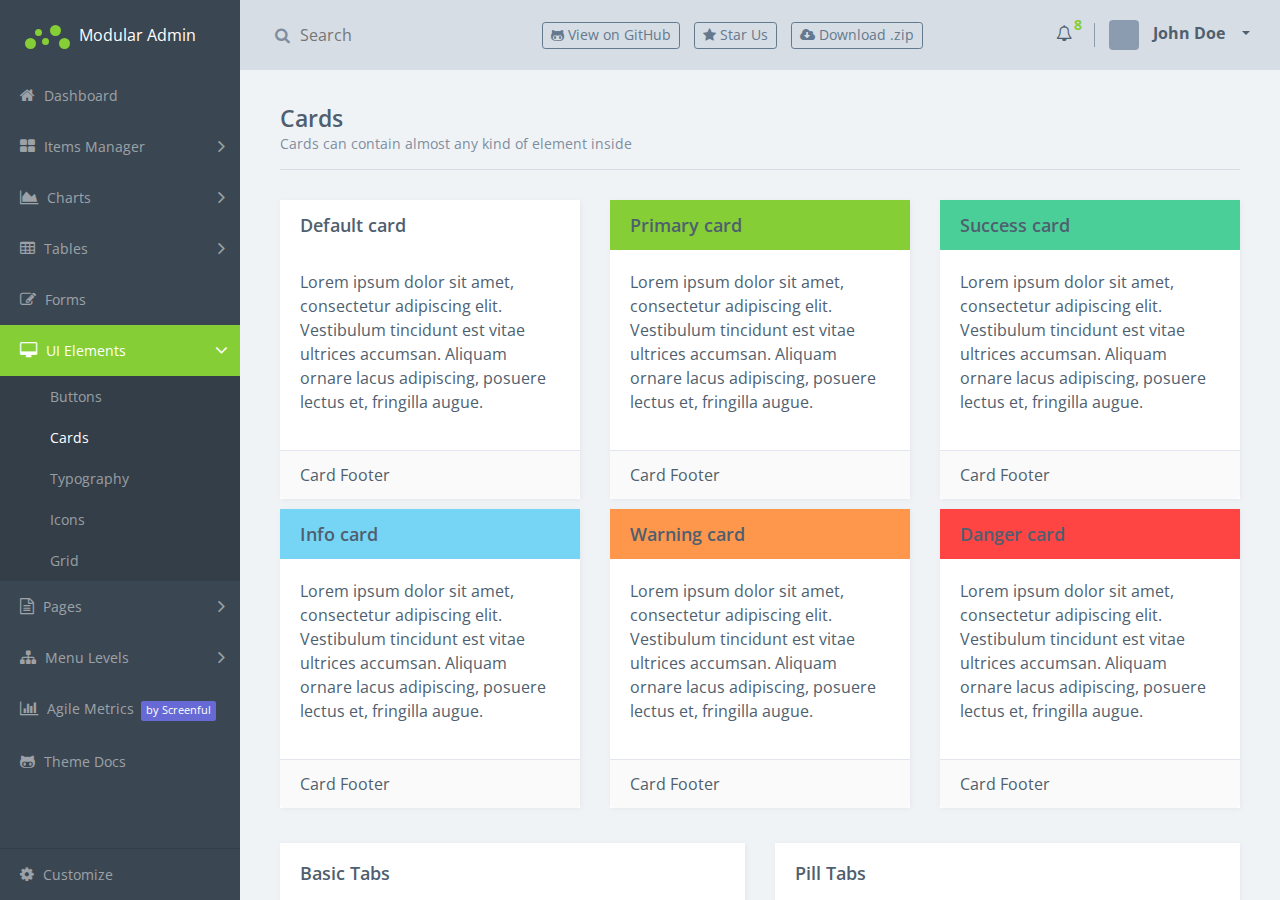
<file: food-code/modular-admin-html-gh-pages/cards.html>
<!doctype html>
<html class="no-js" lang="en">
    <head>
        <meta charset="utf-8">
        <meta http-equiv="x-ua-compatible" content="ie=edge">
        <title> ModularAdmin - Free Dashboard Theme | HTML Version </title>
        <meta name="description" content="">
        <meta name="viewport" content="width=device-width, initial-scale=1">
        <link rel="apple-touch-icon" href="apple-touch-icon.png">
        <!-- Place favicon.ico in the root directory -->
        <link rel="stylesheet" href="css/vendor.css">
        <!-- Theme initialization -->
        <script>
            var themeSettings = (localStorage.getItem('themeSettings')) ? JSON.parse(localStorage.getItem('themeSettings')) :
            {};
            var themeName = themeSettings.themeName || '';
            if (themeName)
            {
                document.write('<link rel="stylesheet" id="theme-style" href="css/app-' + themeName + '.css">');
            }
            else
            {
                document.write('<link rel="stylesheet" id="theme-style" href="css/app.css">');
            }
        </script>
    </head>
    <body>
        <div class="main-wrapper">
            <div class="app" id="app">
                <header class="header">
                    <div class="header-block header-block-collapse d-lg-none d-xl-none">
                        <button class="collapse-btn" id="sidebar-collapse-btn">
                            <i class="fa fa-bars"></i>
                        </button>
                    </div>
                    <div class="header-block header-block-search">
                        <form role="search">
                            <div class="input-container">
                                <i class="fa fa-search"></i>
                                <input type="search" placeholder="Search">
                                <div class="underline"></div>
                            </div>
                        </form>
                    </div>
                    <div class="header-block header-block-buttons">
                        <a href="https://github.com/modularcode/modular-admin-html" class="btn btn-sm header-btn">
                            <i class="fa fa-github-alt"></i>
                            <span>View on GitHub</span>
                        </a>
                        <a href="https://github.com/modularcode/modular-admin-html/stargazers" class="btn btn-sm header-btn">
                            <i class="fa fa-star"></i>
                            <span>Star Us</span>
                        </a>
                        <a href="https://github.com/modularcode/modular-admin-html/releases" class="btn btn-sm header-btn">
                            <i class="fa fa-cloud-download"></i>
                            <span>Download .zip</span>
                        </a>
                    </div>
                    <div class="header-block header-block-nav">
                        <ul class="nav-profile">
                            <li class="notifications new">
                                <a href="" data-toggle="dropdown">
                                    <i class="fa fa-bell-o"></i>
                                    <sup>
                                        <span class="counter">8</span>
                                    </sup>
                                </a>
                                <div class="dropdown-menu notifications-dropdown-menu">
                                    <ul class="notifications-container">
                                        <li>
                                            <a href="" class="notification-item">
                                                <div class="img-col">
                                                    <div class="img" style="background-image: url('assets/faces/3.jpg')"></div>
                                                </div>
                                                <div class="body-col">
                                                    <p>
                                                        <span class="accent">Zack Alien</span> pushed new commit: <span class="accent">Fix page load performance issue</span>. </p>
                                                </div>
                                            </a>
                                        </li>
                                        <li>
                                            <a href="" class="notification-item">
                                                <div class="img-col">
                                                    <div class="img" style="background-image: url('assets/faces/5.jpg')"></div>
                                                </div>
                                                <div class="body-col">
                                                    <p>
                                                        <span class="accent">Amaya Hatsumi</span> started new task: <span class="accent">Dashboard UI design.</span>. </p>
                                                </div>
                                            </a>
                                        </li>
                                        <li>
                                            <a href="" class="notification-item">
                                                <div class="img-col">
                                                    <div class="img" style="background-image: url('assets/faces/8.jpg')"></div>
                                                </div>
                                                <div class="body-col">
                                                    <p>
                                                        <span class="accent">Andy Nouman</span> deployed new version of <span class="accent">NodeJS REST Api V3</span>
                                                    </p>
                                                </div>
                                            </a>
                                        </li>
                                    </ul>
                                    <footer>
                                        <ul>
                                            <li>
                                                <a href=""> View All </a>
                                            </li>
                                        </ul>
                                    </footer>
                                </div>
                            </li>
                            <li class="profile dropdown">
                                <a class="nav-link dropdown-toggle" data-toggle="dropdown" href="#" role="button" aria-haspopup="true" aria-expanded="false">
                                    <div class="img" style="background-image: url('https://avatars3.githubusercontent.com/u/3959008?v=3&s=40')">
                                    </div>
                                    <span class="name"> John Doe </span>
                                </a>
                                <div class="dropdown-menu profile-dropdown-menu" aria-labelledby="dropdownMenu1">
                                    <a class="dropdown-item" href="#">
                                        <i class="fa fa-user icon"></i> Profile </a>
                                    <a class="dropdown-item" href="#">
                                        <i class="fa fa-bell icon"></i> Notifications </a>
                                    <a class="dropdown-item" href="#">
                                        <i class="fa fa-gear icon"></i> Settings </a>
                                    <div class="dropdown-divider"></div>
                                    <a class="dropdown-item" href="login.html">
                                        <i class="fa fa-power-off icon"></i> Logout </a>
                                </div>
                            </li>
                        </ul>
                    </div>
                </header>
                <aside class="sidebar">
                    <div class="sidebar-container">
                        <div class="sidebar-header">
                            <div class="brand">
                                <div class="logo">
                                    <span class="l l1"></span>
                                    <span class="l l2"></span>
                                    <span class="l l3"></span>
                                    <span class="l l4"></span>
                                    <span class="l l5"></span>
                                </div> Modular Admin
                            </div>
                        </div>
                        <nav class="menu">
                            <ul class="sidebar-menu metismenu" id="sidebar-menu">
                                <li>
                                    <a href="index.html">
                                        <i class="fa fa-home"></i> Dashboard </a>
                                </li>
                                <li>
                                    <a href="">
                                        <i class="fa fa-th-large"></i> Items Manager <i class="fa arrow"></i>
                                    </a>
                                    <ul class="sidebar-nav">
                                        <li>
                                            <a href="items-list.html"> Items List </a>
                                        </li>
                                        <li>
                                            <a href="item-editor.html"> Item Editor </a>
                                        </li>
                                    </ul>
                                </li>
                                <li>
                                    <a href="">
                                        <i class="fa fa-area-chart"></i> Charts <i class="fa arrow"></i>
                                    </a>
                                    <ul class="sidebar-nav">
                                        <li>
                                            <a href="charts-flot.html"> Flot Charts </a>
                                        </li>
                                        <li>
                                            <a href="charts-morris.html"> Morris Charts </a>
                                        </li>
                                    </ul>
                                </li>
                                <li>
                                    <a href="">
                                        <i class="fa fa-table"></i> Tables <i class="fa arrow"></i>
                                    </a>
                                    <ul class="sidebar-nav">
                                        <li>
                                            <a href="static-tables.html"> Static Tables </a>
                                        </li>
                                        <li>
                                            <a href="responsive-tables.html"> Responsive Tables </a>
                                        </li>
                                    </ul>
                                </li>
                                <li>
                                    <a href="forms.html">
                                        <i class="fa fa-pencil-square-o"></i> Forms </a>
                                </li>
                                <li class="active open">
                                    <a href="">
                                        <i class="fa fa-desktop"></i> UI Elements <i class="fa arrow"></i>
                                    </a>
                                    <ul class="sidebar-nav">
                                        <li>
                                            <a href="buttons.html"> Buttons </a>
                                        </li>
                                        <li class="active">
                                            <a href="cards.html"> Cards </a>
                                        </li>
                                        <li>
                                            <a href="typography.html"> Typography </a>
                                        </li>
                                        <li>
                                            <a href="icons.html"> Icons </a>
                                        </li>
                                        <li>
                                            <a href="grid.html"> Grid </a>
                                        </li>
                                    </ul>
                                </li>
                                <li>
                                    <a href="">
                                        <i class="fa fa-file-text-o"></i> Pages <i class="fa arrow"></i>
                                    </a>
                                    <ul class="sidebar-nav">
                                        <li>
                                            <a href="login.html"> Login </a>
                                        </li>
                                        <li>
                                            <a href="signup.html"> Sign Up </a>
                                        </li>
                                        <li>
                                            <a href="reset.html"> Reset </a>
                                        </li>
                                        <li>
                                            <a href="error-404.html"> Error 404 App </a>
                                        </li>
                                        <li>
                                            <a href="error-404-alt.html"> Error 404 Global </a>
                                        </li>
                                        <li>
                                            <a href="error-500.html"> Error 500 App </a>
                                        </li>
                                        <li>
                                            <a href="error-500-alt.html"> Error 500 Global </a>
                                        </li>
                                    </ul>
                                </li>
                                <li>
                                    <a href="">
                                        <i class="fa fa-sitemap"></i> Menu Levels <i class="fa arrow"></i>
                                    </a>
                                    <ul class="sidebar-nav">
                                        <li>
                                            <a href="#"> Second Level Item <i class="fa arrow"></i>
                                            </a>
                                            <ul class="sidebar-nav">
                                                <li>
                                                    <a href="#"> Third Level Item </a>
                                                </li>
                                                <li>
                                                    <a href="#"> Third Level Item </a>
                                                </li>
                                            </ul>
                                        </li>
                                        <li>
                                            <a href="#"> Second Level Item </a>
                                        </li>
                                        <li>
                                            <a href="#"> Second Level Item <i class="fa arrow"></i>
                                            </a>
                                            <ul class="sidebar-nav">
                                                <li>
                                                    <a href="#"> Third Level Item </a>
                                                </li>
                                                <li>
                                                    <a href="#"> Third Level Item </a>
                                                </li>
                                                <li>
                                                    <a href="#"> Third Level Item <i class="fa arrow"></i>
                                                    </a>
                                                    <ul class="sidebar-nav">
                                                        <li>
                                                            <a href="#"> Fourth Level Item </a>
                                                        </li>
                                                        <li>
                                                            <a href="#"> Fourth Level Item </a>
                                                        </li>
                                                    </ul>
                                                </li>
                                            </ul>
                                        </li>
                                    </ul>
                                </li>
                                <li>
                                    <a href="screenful.html">
                                        <i class="fa fa-bar-chart"></i> Agile Metrics <span class="label label-screenful">by Screenful</span>
                                    </a>
                                </li>
                                <li>
                                    <a href="https://github.com/modularcode/modular-admin-html">
                                        <i class="fa fa-github-alt"></i> Theme Docs </a>
                                </li>
                            </ul>
                        </nav>
                    </div>
                    <footer class="sidebar-footer">
                        <ul class="sidebar-menu metismenu" id="customize-menu">
                            <li>
                                <ul>
                                    <li class="customize">
                                        <div class="customize-item">
                                            <div class="row customize-header">
                                                <div class="col-4">
                                                </div>
                                                <div class="col-4">
                                                    <label class="title">fixed</label>
                                                </div>
                                                <div class="col-4">
                                                    <label class="title">static</label>
                                                </div>
                                            </div>
                                            <div class="row">
                                                <div class="col-4">
                                                    <label class="title">Sidebar:</label>
                                                </div>
                                                <div class="col-4">
                                                    <label>
                                                        <input class="radio" type="radio" name="sidebarPosition" value="sidebar-fixed">
                                                        <span></span>
                                                    </label>
                                                </div>
                                                <div class="col-4">
                                                    <label>
                                                        <input class="radio" type="radio" name="sidebarPosition" value="">
                                                        <span></span>
                                                    </label>
                                                </div>
                                            </div>
                                            <div class="row">
                                                <div class="col-4">
                                                    <label class="title">Header:</label>
                                                </div>
                                                <div class="col-4">
                                                    <label>
                                                        <input class="radio" type="radio" name="headerPosition" value="header-fixed">
                                                        <span></span>
                                                    </label>
                                                </div>
                                                <div class="col-4">
                                                    <label>
                                                        <input class="radio" type="radio" name="headerPosition" value="">
                                                        <span></span>
                                                    </label>
                                                </div>
                                            </div>
                                            <div class="row">
                                                <div class="col-4">
                                                    <label class="title">Footer:</label>
                                                </div>
                                                <div class="col-4">
                                                    <label>
                                                        <input class="radio" type="radio" name="footerPosition" value="footer-fixed">
                                                        <span></span>
                                                    </label>
                                                </div>
                                                <div class="col-4">
                                                    <label>
                                                        <input class="radio" type="radio" name="footerPosition" value="">
                                                        <span></span>
                                                    </label>
                                                </div>
                                            </div>
                                        </div>
                                        <div class="customize-item">
                                            <ul class="customize-colors">
                                                <li>
                                                    <span class="color-item color-red" data-theme="red"></span>
                                                </li>
                                                <li>
                                                    <span class="color-item color-orange" data-theme="orange"></span>
                                                </li>
                                                <li>
                                                    <span class="color-item color-green active" data-theme=""></span>
                                                </li>
                                                <li>
                                                    <span class="color-item color-seagreen" data-theme="seagreen"></span>
                                                </li>
                                                <li>
                                                    <span class="color-item color-blue" data-theme="blue"></span>
                                                </li>
                                                <li>
                                                    <span class="color-item color-purple" data-theme="purple"></span>
                                                </li>
                                            </ul>
                                        </div>
                                    </li>
                                </ul>
                                <a href="">
                                    <i class="fa fa-cog"></i> Customize </a>
                            </li>
                        </ul>
                    </footer>
                </aside>
                <div class="sidebar-overlay" id="sidebar-overlay"></div>
                <div class="sidebar-mobile-menu-handle" id="sidebar-mobile-menu-handle"></div>
                <div class="mobile-menu-handle"></div>
                <article class="content cards-page">
                    <div class="title-block">
                        <h3 class="title"> Cards </h3>
                        <p class="title-description"> Cards can contain almost any kind of element inside </p>
                    </div>
                    <section class="section">
                        <div class="row">
                            <div class="col-xl-4">
                                <div class="card card-default">
                                    <div class="card-header">
                                        <div class="header-block">
                                            <p class="title"> Default card </p>
                                        </div>
                                    </div>
                                    <div class="card-block">
                                        <p>Lorem ipsum dolor sit amet, consectetur adipiscing elit. Vestibulum tincidunt est vitae ultrices accumsan. Aliquam ornare lacus adipiscing, posuere lectus et, fringilla augue.</p>
                                    </div>
                                    <div class="card-footer"> Card Footer </div>
                                </div>
                            </div>
                            <!-- /.col-xl-4 -->
                            <div class="col-xl-4">
                                <div class="card card-primary">
                                    <div class="card-header">
                                        <div class="header-block">
                                            <p class="title"> Primary card </p>
                                        </div>
                                    </div>
                                    <div class="card-block">
                                        <p>Lorem ipsum dolor sit amet, consectetur adipiscing elit. Vestibulum tincidunt est vitae ultrices accumsan. Aliquam ornare lacus adipiscing, posuere lectus et, fringilla augue.</p>
                                    </div>
                                    <div class="card-footer"> Card Footer </div>
                                </div>
                            </div>
                            <!-- /.col-xl-4 -->
                            <div class="col-xl-4">
                                <div class="card card-success">
                                    <div class="card-header">
                                        <div class="header-block">
                                            <p class="title"> Success card </p>
                                        </div>
                                    </div>
                                    <div class="card-block">
                                        <p>Lorem ipsum dolor sit amet, consectetur adipiscing elit. Vestibulum tincidunt est vitae ultrices accumsan. Aliquam ornare lacus adipiscing, posuere lectus et, fringilla augue.</p>
                                    </div>
                                    <div class="card-footer"> Card Footer </div>
                                </div>
                            </div>
                            <!-- /.col-xl-4 -->
                        </div>
                        <!-- /.row -->
                        <div class="row">
                            <div class="col-xl-4">
                                <div class="card card-info">
                                    <div class="card-header">
                                        <div class="header-block">
                                            <p class="title"> Info card </p>
                                        </div>
                                    </div>
                                    <div class="card-block">
                                        <p>Lorem ipsum dolor sit amet, consectetur adipiscing elit. Vestibulum tincidunt est vitae ultrices accumsan. Aliquam ornare lacus adipiscing, posuere lectus et, fringilla augue.</p>
                                    </div>
                                    <div class="card-footer"> Card Footer </div>
                                </div>
                            </div>
                            <!-- /.col-xl-4 -->
                            <div class="col-xl-4">
                                <div class="card card-warning">
                                    <div class="card-header">
                                        <div class="header-block">
                                            <p class="title"> Warning card </p>
                                        </div>
                                    </div>
                                    <div class="card-block">
                                        <p>Lorem ipsum dolor sit amet, consectetur adipiscing elit. Vestibulum tincidunt est vitae ultrices accumsan. Aliquam ornare lacus adipiscing, posuere lectus et, fringilla augue.</p>
                                    </div>
                                    <div class="card-footer"> Card Footer </div>
                                </div>
                            </div>
                            <!-- /.col-xl-4 -->
                            <div class="col-xl-4">
                                <div class="card card-danger">
                                    <div class="card-header">
                                        <div class="header-block">
                                            <p class="title"> Danger card </p>
                                        </div>
                                    </div>
                                    <div class="card-block">
                                        <p>Lorem ipsum dolor sit amet, consectetur adipiscing elit. Vestibulum tincidunt est vitae ultrices accumsan. Aliquam ornare lacus adipiscing, posuere lectus et, fringilla augue.</p>
                                    </div>
                                    <div class="card-footer"> Card Footer </div>
                                </div>
                            </div>
                            <!-- /.col-xl-4 -->
                        </div>
                        <!-- /.row -->
                    </section>
                    <section class="section">
                        <div class="row sameheight-container">
                            <div class="col-xl-6">
                                <div class="card sameheight-item">
                                    <div class="card-block">
                                        <!-- Nav tabs -->
                                        <div class="card-title-block">
                                            <h3 class="title"> Basic Tabs </h3>
                                        </div>
                                        <ul class="nav nav-tabs nav-tabs-bordered">
                                            <li class="nav-item">
                                                <a href="#home" class="nav-link active" data-target="#home" data-toggle="tab" aria-controls="home" role="tab">Home</a>
                                            </li>
                                            <li class="nav-item">
                                                <a href="#profile" class="nav-link" data-target="#profile" aria-controls="profile" data-toggle="tab" role="tab">Profile</a>
                                            </li>
                                            <li class="nav-item">
                                                <a href="" class="nav-link" data-target="#messages" aria-controls="messages" data-toggle="tab" role="tab">Messages</a>
                                            </li>
                                            <li class="nav-item">
                                                <a href="" class="nav-link" data-target="#settings" aria-controls="settings" data-toggle="tab" role="tab">Settings</a>
                                            </li>
                                        </ul>
                                        <!-- Tab panes -->
                                        <div class="tab-content tabs-bordered">
                                            <div class="tab-pane fade in active" id="home">
                                                <h4>Home Tab</h4>
                                                <p>Lorem ipsum dolor sit amet, consectetur adipisicing elit, sed do eiusmod tempor incididunt ut labore et dolore magna aliqua. Ut enim ad minim veniam, quis nostrud exercitation ullamco laboris nisi ut aliquip ex ea commodo consequat. Duis aute irure dolor in reprehenderit in voluptate velit esse cillum dolore eu fugiat nulla pariatur. Excepteur sint occaecat cupidatat non proident, sunt in culpa qui officia deserunt mollit anim id est laborum.</p>
                                            </div>
                                            <div class="tab-pane fade" id="profile">
                                                <h4>Profile Tab</h4>
                                                <p>Lorem ipsum dolor sit amet, consectetur adipisicing elit, sed do eiusmod tempor incididunt ut labore et dolore magna aliqua. Ut enim ad minim veniam, quis nostrud exercitation ullamco laboris nisi ut aliquip ex ea commodo consequat. Duis aute irure dolor in reprehenderit in voluptate velit esse cillum dolore eu fugiat nulla pariatur. Excepteur sint occaecat cupidatat non proident, sunt in culpa qui officia deserunt mollit anim id est laborum.</p>
                                            </div>
                                            <div class="tab-pane fade" id="messages">
                                                <h4>Messages Tab</h4>
                                                <p>Lorem ipsum dolor sit amet, consectetur adipisicing elit, sed do eiusmod tempor incididunt ut labore et dolore magna aliqua. Ut enim ad minim veniam, quis nostrud exercitation ullamco laboris nisi ut aliquip ex ea commodo consequat. Duis aute irure dolor in reprehenderit in voluptate velit esse cillum dolore eu fugiat nulla pariatur. Excepteur sint occaecat cupidatat non proident, sunt in culpa qui officia deserunt mollit anim id est laborum.</p>
                                            </div>
                                            <div class="tab-pane fade" id="settings">
                                                <h4>Settings Tab</h4>
                                                <p>Lorem ipsum dolor sit amet, consectetur adipisicing elit, sed do eiusmod tempor incididunt ut labore et dolore magna aliqua. Ut enim ad minim veniam, quis nostrud exercitation ullamco laboris nisi ut aliquip ex ea commodo consequat. Duis aute irure dolor in reprehenderit in voluptate velit esse cillum dolore eu fugiat nulla pariatur. Excepteur sint occaecat cupidatat non proident, sunt in culpa qui officia deserunt mollit anim id est laborum.</p>
                                            </div>
                                        </div>
                                    </div>
                                    <!-- /.card-block -->
                                </div>
                                <!-- /.card -->
                            </div>
                            <!-- /.col-xl-6 -->
                            <div class="col-xl-6">
                                <div class="card sameheight-item">
                                    <div class="card-block">
                                        <div class="card-title-block">
                                            <h3 class="title"> Pill Tabs </h3>
                                        </div>
                                        <!-- Nav tabs -->
                                        <ul class="nav nav-pills">
                                            <li class="nav-item">
                                                <a href="" class="nav-link active" data-target="#home-pills" aria-controls="home-pills" data-toggle="tab" role="tab">Home</a>
                                            </li>
                                            <li class="nav-item">
                                                <a href="" class="nav-link" data-target="#profile-pills" aria-controls="profile-pills" data-toggle="tab" role="tab">Profile</a>
                                            </li>
                                            <li class="nav-item">
                                                <a href="" class="nav-link" data-target="#messages-pills" aria-controls="messages-pills" data-toggle="tab" role="tab">Messages</a>
                                            </li>
                                            <li class="nav-item">
                                                <a href="" class="nav-link" data-target="#settings-pills" aria-controls="settings-pills" data-toggle="tab" role="tab">Settings</a>
                                            </li>
                                        </ul>
                                        <!-- Tab panes -->
                                        <div class="tab-content">
                                            <div class="tab-pane fade in active" id="home-pills">
                                                <h4>Home Tab</h4>
                                                <p>Lorem ipsum dolor sit amet, consectetur adipisicing elit, sed do eiusmod tempor incididunt ut labore et dolore magna aliqua. Ut enim ad minim veniam, quis nostrud exercitation ullamco laboris nisi ut aliquip ex ea commodo consequat. Duis aute irure dolor in reprehenderit in voluptate velit esse cillum dolore eu fugiat nulla pariatur. Excepteur sint occaecat cupidatat non proident, sunt in culpa qui officia deserunt mollit anim id est laborum.</p>
                                            </div>
                                            <div class="tab-pane fade" id="profile-pills">
                                                <h4>Profile Tab</h4>
                                                <p>Lorem ipsum dolor sit amet, consectetur adipisicing elit, sed do eiusmod tempor incididunt ut labore et dolore magna aliqua. Ut enim ad minim veniam, quis nostrud exercitation ullamco laboris nisi ut aliquip ex ea commodo consequat. Duis aute irure dolor in reprehenderit in voluptate velit esse cillum dolore eu fugiat nulla pariatur. Excepteur sint occaecat cupidatat non proident, sunt in culpa qui officia deserunt mollit anim id est laborum.</p>
                                            </div>
                                            <div class="tab-pane fade" id="messages-pills">
                                                <h4>Messages Tab</h4>
                                                <p>Lorem ipsum dolor sit amet, consectetur adipisicing elit, sed do eiusmod tempor incididunt ut labore et dolore magna aliqua. Ut enim ad minim veniam, quis nostrud exercitation ullamco laboris nisi ut aliquip ex ea commodo consequat. Duis aute irure dolor in reprehenderit in voluptate velit esse cillum dolore eu fugiat nulla pariatur. Excepteur sint occaecat cupidatat non proident, sunt in culpa qui officia deserunt mollit anim id est laborum.</p>
                                            </div>
                                            <div class="tab-pane fade" id="settings-pills">
                                                <h4>Settings Tab</h4>
                                                <p>Lorem ipsum dolor sit amet, consectetur adipisicing elit, sed do eiusmod tempor incididunt ut labore et dolore magna aliqua. Ut enim ad minim veniam, quis nostrud exercitation ullamco laboris nisi ut aliquip ex ea commodo consequat. Duis aute irure dolor in reprehenderit in voluptate velit esse cillum dolore eu fugiat nulla pariatur. Excepteur sint occaecat cupidatat non proident, sunt in culpa qui officia deserunt mollit anim id est laborum.</p>
                                            </div>
                                        </div>
                                    </div>
                                    <!-- /.card-block -->
                                </div>
                                <!-- /.card -->
                            </div>
                            <!-- /.col-xl-6 -->
                        </div>
                    </section>
                </article>
                <footer class="footer">
                    <div class="footer-block buttons">
                        <iframe class="footer-github-btn" src="https://ghbtns.com/github-btn.html?user=modularcode&repo=modular-admin-html&type=star&count=true" frameborder="0" scrolling="0" width="140px" height="20px"></iframe>
                    </div>
                    <div class="footer-block author">
                        <ul>
                            <li> created by <a href="https://github.com/modularcode">ModularCode</a>
                            </li>
                            <li>
                                <a href="https://github.com/modularcode/modular-admin-html#get-in-touch">get in touch</a>
                            </li>
                        </ul>
                    </div>
                </footer>
                <div class="modal fade" id="modal-media">
                    <div class="modal-dialog modal-lg">
                        <div class="modal-content">
                            <div class="modal-header">
                                <h4 class="modal-title">Media Library</h4>
                                <button type="button" class="close" data-dismiss="modal" aria-label="Close">
                                    <span aria-hidden="true">&times;</span>
                                    <span class="sr-only">Close</span>
                                </button>
                            </div>
                            <div class="modal-body modal-tab-container">
                                <ul class="nav nav-tabs modal-tabs" role="tablist">
                                    <li class="nav-item">
                                        <a class="nav-link" href="#gallery" data-toggle="tab" role="tab">Gallery</a>
                                    </li>
                                    <li class="nav-item">
                                        <a class="nav-link active" href="#upload" data-toggle="tab" role="tab">Upload</a>
                                    </li>
                                </ul>
                                <div class="tab-content modal-tab-content">
                                    <div class="tab-pane fade" id="gallery" role="tabpanel">
                                        <div class="images-container">
                                            <div class="row">
                                            </div>
                                        </div>
                                    </div>
                                    <div class="tab-pane fade active in" id="upload" role="tabpanel">
                                        <div class="upload-container">
                                            <div id="dropzone">
                                                <form action="/" method="POST" enctype="multipart/form-data" class="dropzone needsclick dz-clickable" id="demo-upload">
                                                    <div class="dz-message-block">
                                                        <div class="dz-message needsclick"> Drop files here or click to upload. </div>
                                                    </div>
                                                </form>
                                            </div>
                                        </div>
                                    </div>
                                </div>
                            </div>
                            <div class="modal-footer">
                                <button type="button" class="btn btn-secondary" data-dismiss="modal">Close</button>
                                <button type="button" class="btn btn-primary">Insert Selected</button>
                            </div>
                        </div><!-- /.modal-content -->
                    </div><!-- /.modal-dialog -->
                </div><!-- /.modal -->
                <div class="modal fade" id="confirm-modal">
                    <div class="modal-dialog" role="document">
                        <div class="modal-content">
                            <div class="modal-header">
                                <h4 class="modal-title"><i class="fa fa-warning"></i> Alert</h4>
                                <button type="button" class="close" data-dismiss="modal" aria-label="Close">
                                    <span aria-hidden="true">&times;</span>
                                </button>
                            </div>
                            <div class="modal-body">
                                <p>Are you sure want to do this?</p>
                            </div>
                            <div class="modal-footer">
                                <button type="button" class="btn btn-primary" data-dismiss="modal">Yes</button>
                                <button type="button" class="btn btn-secondary" data-dismiss="modal">No</button>
                            </div>
                        </div><!-- /.modal-content -->
                    </div><!-- /.modal-dialog -->
                </div><!-- /.modal -->
            </div>
        </div>
        <!-- Reference block for JS -->
        <div class="ref" id="ref">
            <div class="color-primary"></div>
            <div class="chart">
                <div class="color-primary"></div>
                <div class="color-secondary"></div>
            </div>
        </div>
        <script>
            (function(i, s, o, g, r, a, m)
            {
                i['GoogleAnalyticsObject'] = r;
                i[r] = i[r] || function()
                {
                    (i[r].q = i[r].q || []).push(arguments)
                }, i[r].l = 1 * new Date();
                a = s.createElement(o),
                    m = s.getElementsByTagName(o)[0];
                a.async = 1;
                a.src = g;
                m.parentNode.insertBefore(a, m)
            })(window, document, 'script', 'https://www.google-analytics.com/analytics.js', 'ga');
            ga('create', 'UA-80463319-4', 'auto');
            ga('send', 'pageview');
        </script>
        <script src="js/vendor.js"></script>
        <script src="js/app.js"></script>
    </body>
</html>
</file>
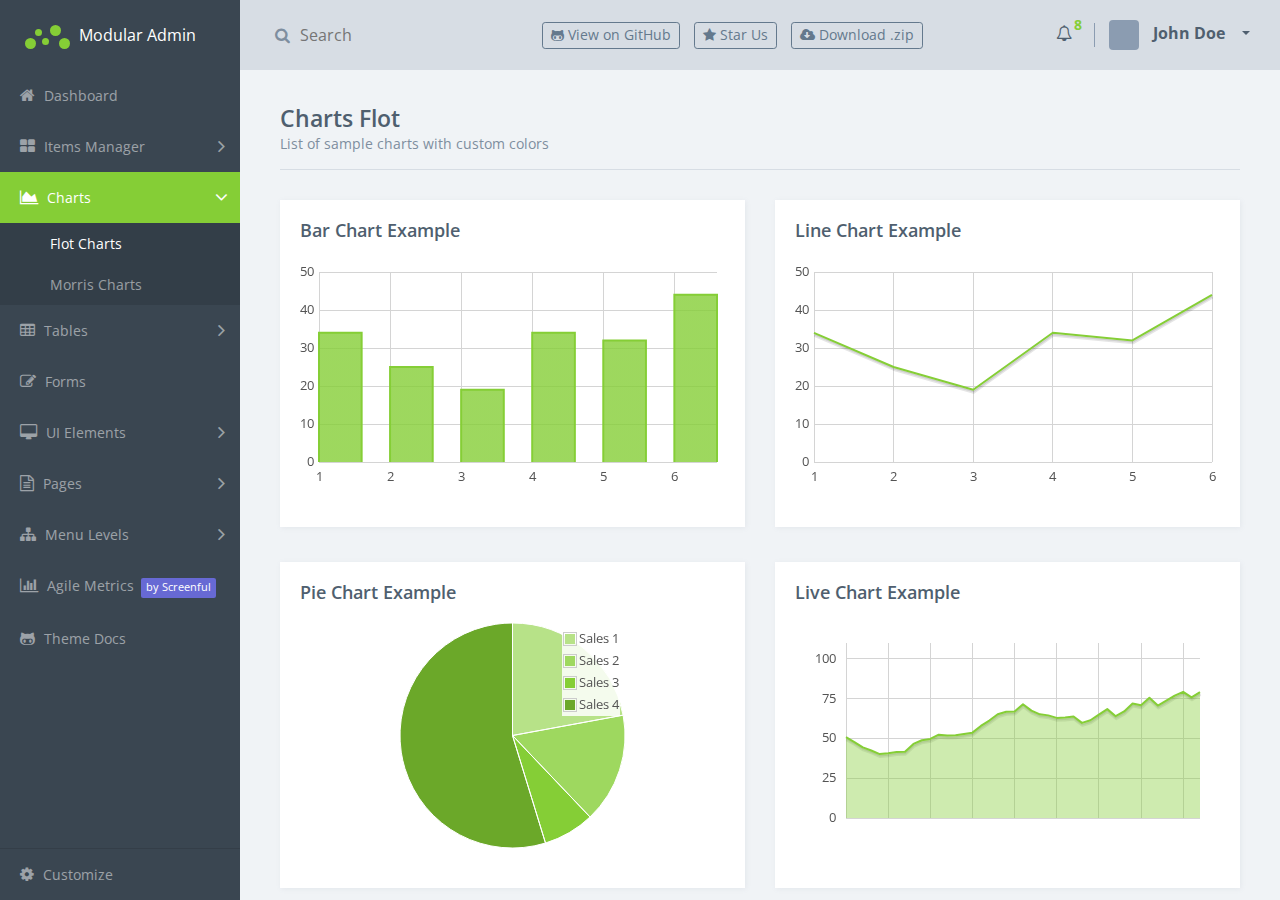
<file: food-code/modular-admin-html-gh-pages/charts-flot.html>
<!doctype html>
<html class="no-js" lang="en">
    <head>
        <meta charset="utf-8">
        <meta http-equiv="x-ua-compatible" content="ie=edge">
        <title> ModularAdmin - Free Dashboard Theme | HTML Version </title>
        <meta name="description" content="">
        <meta name="viewport" content="width=device-width, initial-scale=1">
        <link rel="apple-touch-icon" href="apple-touch-icon.png">
        <!-- Place favicon.ico in the root directory -->
        <link rel="stylesheet" href="css/vendor.css">
        <!-- Theme initialization -->
        <script>
            var themeSettings = (localStorage.getItem('themeSettings')) ? JSON.parse(localStorage.getItem('themeSettings')) :
            {};
            var themeName = themeSettings.themeName || '';
            if (themeName)
            {
                document.write('<link rel="stylesheet" id="theme-style" href="css/app-' + themeName + '.css">');
            }
            else
            {
                document.write('<link rel="stylesheet" id="theme-style" href="css/app.css">');
            }
        </script>
    </head>
    <body>
        <div class="main-wrapper">
            <div class="app" id="app">
                <header class="header">
                    <div class="header-block header-block-collapse d-lg-none d-xl-none">
                        <button class="collapse-btn" id="sidebar-collapse-btn">
                            <i class="fa fa-bars"></i>
                        </button>
                    </div>
                    <div class="header-block header-block-search">
                        <form role="search">
                            <div class="input-container">
                                <i class="fa fa-search"></i>
                                <input type="search" placeholder="Search">
                                <div class="underline"></div>
                            </div>
                        </form>
                    </div>
                    <div class="header-block header-block-buttons">
                        <a href="https://github.com/modularcode/modular-admin-html" class="btn btn-sm header-btn">
                            <i class="fa fa-github-alt"></i>
                            <span>View on GitHub</span>
                        </a>
                        <a href="https://github.com/modularcode/modular-admin-html/stargazers" class="btn btn-sm header-btn">
                            <i class="fa fa-star"></i>
                            <span>Star Us</span>
                        </a>
                        <a href="https://github.com/modularcode/modular-admin-html/releases" class="btn btn-sm header-btn">
                            <i class="fa fa-cloud-download"></i>
                            <span>Download .zip</span>
                        </a>
                    </div>
                    <div class="header-block header-block-nav">
                        <ul class="nav-profile">
                            <li class="notifications new">
                                <a href="" data-toggle="dropdown">
                                    <i class="fa fa-bell-o"></i>
                                    <sup>
                                        <span class="counter">8</span>
                                    </sup>
                                </a>
                                <div class="dropdown-menu notifications-dropdown-menu">
                                    <ul class="notifications-container">
                                        <li>
                                            <a href="" class="notification-item">
                                                <div class="img-col">
                                                    <div class="img" style="background-image: url('assets/faces/3.jpg')"></div>
                                                </div>
                                                <div class="body-col">
                                                    <p>
                                                        <span class="accent">Zack Alien</span> pushed new commit: <span class="accent">Fix page load performance issue</span>. </p>
                                                </div>
                                            </a>
                                        </li>
                                        <li>
                                            <a href="" class="notification-item">
                                                <div class="img-col">
                                                    <div class="img" style="background-image: url('assets/faces/5.jpg')"></div>
                                                </div>
                                                <div class="body-col">
                                                    <p>
                                                        <span class="accent">Amaya Hatsumi</span> started new task: <span class="accent">Dashboard UI design.</span>. </p>
                                                </div>
                                            </a>
                                        </li>
                                        <li>
                                            <a href="" class="notification-item">
                                                <div class="img-col">
                                                    <div class="img" style="background-image: url('assets/faces/8.jpg')"></div>
                                                </div>
                                                <div class="body-col">
                                                    <p>
                                                        <span class="accent">Andy Nouman</span> deployed new version of <span class="accent">NodeJS REST Api V3</span>
                                                    </p>
                                                </div>
                                            </a>
                                        </li>
                                    </ul>
                                    <footer>
                                        <ul>
                                            <li>
                                                <a href=""> View All </a>
                                            </li>
                                        </ul>
                                    </footer>
                                </div>
                            </li>
                            <li class="profile dropdown">
                                <a class="nav-link dropdown-toggle" data-toggle="dropdown" href="#" role="button" aria-haspopup="true" aria-expanded="false">
                                    <div class="img" style="background-image: url('https://avatars3.githubusercontent.com/u/3959008?v=3&s=40')">
                                    </div>
                                    <span class="name"> John Doe </span>
                                </a>
                                <div class="dropdown-menu profile-dropdown-menu" aria-labelledby="dropdownMenu1">
                                    <a class="dropdown-item" href="#">
                                        <i class="fa fa-user icon"></i> Profile </a>
                                    <a class="dropdown-item" href="#">
                                        <i class="fa fa-bell icon"></i> Notifications </a>
                                    <a class="dropdown-item" href="#">
                                        <i class="fa fa-gear icon"></i> Settings </a>
                                    <div class="dropdown-divider"></div>
                                    <a class="dropdown-item" href="login.html">
                                        <i class="fa fa-power-off icon"></i> Logout </a>
                                </div>
                            </li>
                        </ul>
                    </div>
                </header>
                <aside class="sidebar">
                    <div class="sidebar-container">
                        <div class="sidebar-header">
                            <div class="brand">
                                <div class="logo">
                                    <span class="l l1"></span>
                                    <span class="l l2"></span>
                                    <span class="l l3"></span>
                                    <span class="l l4"></span>
                                    <span class="l l5"></span>
                                </div> Modular Admin
                            </div>
                        </div>
                        <nav class="menu">
                            <ul class="sidebar-menu metismenu" id="sidebar-menu">
                                <li>
                                    <a href="index.html">
                                        <i class="fa fa-home"></i> Dashboard </a>
                                </li>
                                <li>
                                    <a href="">
                                        <i class="fa fa-th-large"></i> Items Manager <i class="fa arrow"></i>
                                    </a>
                                    <ul class="sidebar-nav">
                                        <li>
                                            <a href="items-list.html"> Items List </a>
                                        </li>
                                        <li>
                                            <a href="item-editor.html"> Item Editor </a>
                                        </li>
                                    </ul>
                                </li>
                                <li class="active open">
                                    <a href="">
                                        <i class="fa fa-area-chart"></i> Charts <i class="fa arrow"></i>
                                    </a>
                                    <ul class="sidebar-nav">
                                        <li class="active">
                                            <a href="charts-flot.html"> Flot Charts </a>
                                        </li>
                                        <li>
                                            <a href="charts-morris.html"> Morris Charts </a>
                                        </li>
                                    </ul>
                                </li>
                                <li>
                                    <a href="">
                                        <i class="fa fa-table"></i> Tables <i class="fa arrow"></i>
                                    </a>
                                    <ul class="sidebar-nav">
                                        <li>
                                            <a href="static-tables.html"> Static Tables </a>
                                        </li>
                                        <li>
                                            <a href="responsive-tables.html"> Responsive Tables </a>
                                        </li>
                                    </ul>
                                </li>
                                <li>
                                    <a href="forms.html">
                                        <i class="fa fa-pencil-square-o"></i> Forms </a>
                                </li>
                                <li>
                                    <a href="">
                                        <i class="fa fa-desktop"></i> UI Elements <i class="fa arrow"></i>
                                    </a>
                                    <ul class="sidebar-nav">
                                        <li>
                                            <a href="buttons.html"> Buttons </a>
                                        </li>
                                        <li>
                                            <a href="cards.html"> Cards </a>
                                        </li>
                                        <li>
                                            <a href="typography.html"> Typography </a>
                                        </li>
                                        <li>
                                            <a href="icons.html"> Icons </a>
                                        </li>
                                        <li>
                                            <a href="grid.html"> Grid </a>
                                        </li>
                                    </ul>
                                </li>
                                <li>
                                    <a href="">
                                        <i class="fa fa-file-text-o"></i> Pages <i class="fa arrow"></i>
                                    </a>
                                    <ul class="sidebar-nav">
                                        <li>
                                            <a href="login.html"> Login </a>
                                        </li>
                                        <li>
                                            <a href="signup.html"> Sign Up </a>
                                        </li>
                                        <li>
                                            <a href="reset.html"> Reset </a>
                                        </li>
                                        <li>
                                            <a href="error-404.html"> Error 404 App </a>
                                        </li>
                                        <li>
                                            <a href="error-404-alt.html"> Error 404 Global </a>
                                        </li>
                                        <li>
                                            <a href="error-500.html"> Error 500 App </a>
                                        </li>
                                        <li>
                                            <a href="error-500-alt.html"> Error 500 Global </a>
                                        </li>
                                    </ul>
                                </li>
                                <li>
                                    <a href="">
                                        <i class="fa fa-sitemap"></i> Menu Levels <i class="fa arrow"></i>
                                    </a>
                                    <ul class="sidebar-nav">
                                        <li>
                                            <a href="#"> Second Level Item <i class="fa arrow"></i>
                                            </a>
                                            <ul class="sidebar-nav">
                                                <li>
                                                    <a href="#"> Third Level Item </a>
                                                </li>
                                                <li>
                                                    <a href="#"> Third Level Item </a>
                                                </li>
                                            </ul>
                                        </li>
                                        <li>
                                            <a href="#"> Second Level Item </a>
                                        </li>
                                        <li>
                                            <a href="#"> Second Level Item <i class="fa arrow"></i>
                                            </a>
                                            <ul class="sidebar-nav">
                                                <li>
                                                    <a href="#"> Third Level Item </a>
                                                </li>
                                                <li>
                                                    <a href="#"> Third Level Item </a>
                                                </li>
                                                <li>
                                                    <a href="#"> Third Level Item <i class="fa arrow"></i>
                                                    </a>
                                                    <ul class="sidebar-nav">
                                                        <li>
                                                            <a href="#"> Fourth Level Item </a>
                                                        </li>
                                                        <li>
                                                            <a href="#"> Fourth Level Item </a>
                                                        </li>
                                                    </ul>
                                                </li>
                                            </ul>
                                        </li>
                                    </ul>
                                </li>
                                <li>
                                    <a href="screenful.html">
                                        <i class="fa fa-bar-chart"></i> Agile Metrics <span class="label label-screenful">by Screenful</span>
                                    </a>
                                </li>
                                <li>
                                    <a href="https://github.com/modularcode/modular-admin-html">
                                        <i class="fa fa-github-alt"></i> Theme Docs </a>
                                </li>
                            </ul>
                        </nav>
                    </div>
                    <footer class="sidebar-footer">
                        <ul class="sidebar-menu metismenu" id="customize-menu">
                            <li>
                                <ul>
                                    <li class="customize">
                                        <div class="customize-item">
                                            <div class="row customize-header">
                                                <div class="col-4">
                                                </div>
                                                <div class="col-4">
                                                    <label class="title">fixed</label>
                                                </div>
                                                <div class="col-4">
                                                    <label class="title">static</label>
                                                </div>
                                            </div>
                                            <div class="row">
                                                <div class="col-4">
                                                    <label class="title">Sidebar:</label>
                                                </div>
                                                <div class="col-4">
                                                    <label>
                                                        <input class="radio" type="radio" name="sidebarPosition" value="sidebar-fixed">
                                                        <span></span>
                                                    </label>
                                                </div>
                                                <div class="col-4">
                                                    <label>
                                                        <input class="radio" type="radio" name="sidebarPosition" value="">
                                                        <span></span>
                                                    </label>
                                                </div>
                                            </div>
                                            <div class="row">
                                                <div class="col-4">
                                                    <label class="title">Header:</label>
                                                </div>
                                                <div class="col-4">
                                                    <label>
                                                        <input class="radio" type="radio" name="headerPosition" value="header-fixed">
                                                        <span></span>
                                                    </label>
                                                </div>
                                                <div class="col-4">
                                                    <label>
                                                        <input class="radio" type="radio" name="headerPosition" value="">
                                                        <span></span>
                                                    </label>
                                                </div>
                                            </div>
                                            <div class="row">
                                                <div class="col-4">
                                                    <label class="title">Footer:</label>
                                                </div>
                                                <div class="col-4">
                                                    <label>
                                                        <input class="radio" type="radio" name="footerPosition" value="footer-fixed">
                                                        <span></span>
                                                    </label>
                                                </div>
                                                <div class="col-4">
                                                    <label>
                                                        <input class="radio" type="radio" name="footerPosition" value="">
                                                        <span></span>
                                                    </label>
                                                </div>
                                            </div>
                                        </div>
                                        <div class="customize-item">
                                            <ul class="customize-colors">
                                                <li>
                                                    <span class="color-item color-red" data-theme="red"></span>
                                                </li>
                                                <li>
                                                    <span class="color-item color-orange" data-theme="orange"></span>
                                                </li>
                                                <li>
                                                    <span class="color-item color-green active" data-theme=""></span>
                                                </li>
                                                <li>
                                                    <span class="color-item color-seagreen" data-theme="seagreen"></span>
                                                </li>
                                                <li>
                                                    <span class="color-item color-blue" data-theme="blue"></span>
                                                </li>
                                                <li>
                                                    <span class="color-item color-purple" data-theme="purple"></span>
                                                </li>
                                            </ul>
                                        </div>
                                    </li>
                                </ul>
                                <a href="">
                                    <i class="fa fa-cog"></i> Customize </a>
                            </li>
                        </ul>
                    </footer>
                </aside>
                <div class="sidebar-overlay" id="sidebar-overlay"></div>
                <div class="sidebar-mobile-menu-handle" id="sidebar-mobile-menu-handle"></div>
                <div class="mobile-menu-handle"></div>
                <article class="content charts-flot-page">
                    <div class="title-block">
                        <h3 class="title"> Charts Flot </h3>
                        <p class="title-description"> List of sample charts with custom colors </p>
                    </div>
                    <section class="section">
                        <div class="row">
                            <div class="col-md-6">
                                <div class="card">
                                    <div class="card-block">
                                        <div class="card-title-block">
                                            <h3 class="title"> Bar Chart Example </h3>
                                        </div>
                                        <section class="example">
                                            <div class="flot-chart">
                                                <div class="flot-chart-content" id="flot-bar-chart"></div>
                                            </div>
                                        </section>
                                    </div>
                                </div>
                            </div>
                            <div class="col-md-6">
                                <div class="card">
                                    <div class="card-block">
                                        <div class="card-title-block">
                                            <h3 class="title"> Line Chart Example </h3>
                                        </div>
                                        <section class="example">
                                            <div class="flot-chart">
                                                <div class="flot-chart-content" id="flot-line-chart"></div>
                                            </div>
                                        </section>
                                    </div>
                                </div>
                            </div>
                        </div>
                    </section>
                    <section class="section">
                        <div class="row">
                            <div class="col-md-6">
                                <div class="card">
                                    <div class="card-block">
                                        <div class="card-title-block">
                                            <h3 class="title"> Pie Chart Example </h3>
                                        </div>
                                        <section class="example">
                                            <div class="flot-chart">
                                                <div class="flot-chart-pie-content" id="flot-pie-chart"></div>
                                            </div>
                                        </section>
                                    </div>
                                </div>
                            </div>
                            <div class="col-md-6">
                                <div class="card">
                                    <div class="card-block">
                                        <div class="card-title-block">
                                            <h3 class="title"> Live Chart Example </h3>
                                        </div>
                                        <section class="example">
                                            <div class="flot-chart">
                                                <div class="flot-chart-content" id="flot-line-chart-moving"></div>
                                            </div>
                                        </section>
                                    </div>
                                </div>
                            </div>
                        </div>
                    </section>
                    <section class="section">
                        <div class="row">
                            <div class="col-md-12">
                                <div class="card">
                                    <div class="card-block">
                                        <div class="card-title-block">
                                            <h3 class="title"> Multiple Axes Line Chart Example </h3>
                                        </div>
                                        <section class="example">
                                            <div class="flot-chart">
                                                <div class="flot-chart-content" id="flot-line-chart-multi"></div>
                                            </div>
                                        </section>
                                    </div>
                                </div>
                            </div>
                        </div>
                    </section>
                </article>
                <footer class="footer">
                    <div class="footer-block buttons">
                        <iframe class="footer-github-btn" src="https://ghbtns.com/github-btn.html?user=modularcode&repo=modular-admin-html&type=star&count=true" frameborder="0" scrolling="0" width="140px" height="20px"></iframe>
                    </div>
                    <div class="footer-block author">
                        <ul>
                            <li> created by <a href="https://github.com/modularcode">ModularCode</a>
                            </li>
                            <li>
                                <a href="https://github.com/modularcode/modular-admin-html#get-in-touch">get in touch</a>
                            </li>
                        </ul>
                    </div>
                </footer>
                <div class="modal fade" id="modal-media">
                    <div class="modal-dialog modal-lg">
                        <div class="modal-content">
                            <div class="modal-header">
                                <h4 class="modal-title">Media Library</h4>
                                <button type="button" class="close" data-dismiss="modal" aria-label="Close">
                                    <span aria-hidden="true">&times;</span>
                                    <span class="sr-only">Close</span>
                                </button>
                            </div>
                            <div class="modal-body modal-tab-container">
                                <ul class="nav nav-tabs modal-tabs" role="tablist">
                                    <li class="nav-item">
                                        <a class="nav-link" href="#gallery" data-toggle="tab" role="tab">Gallery</a>
                                    </li>
                                    <li class="nav-item">
                                        <a class="nav-link active" href="#upload" data-toggle="tab" role="tab">Upload</a>
                                    </li>
                                </ul>
                                <div class="tab-content modal-tab-content">
                                    <div class="tab-pane fade" id="gallery" role="tabpanel">
                                        <div class="images-container">
                                            <div class="row">
                                            </div>
                                        </div>
                                    </div>
                                    <div class="tab-pane fade active in" id="upload" role="tabpanel">
                                        <div class="upload-container">
                                            <div id="dropzone">
                                                <form action="/" method="POST" enctype="multipart/form-data" class="dropzone needsclick dz-clickable" id="demo-upload">
                                                    <div class="dz-message-block">
                                                        <div class="dz-message needsclick"> Drop files here or click to upload. </div>
                                                    </div>
                                                </form>
                                            </div>
                                        </div>
                                    </div>
                                </div>
                            </div>
                            <div class="modal-footer">
                                <button type="button" class="btn btn-secondary" data-dismiss="modal">Close</button>
                                <button type="button" class="btn btn-primary">Insert Selected</button>
                            </div>
                        </div><!-- /.modal-content -->
                    </div><!-- /.modal-dialog -->
                </div><!-- /.modal -->
                <div class="modal fade" id="confirm-modal">
                    <div class="modal-dialog" role="document">
                        <div class="modal-content">
                            <div class="modal-header">
                                <h4 class="modal-title"><i class="fa fa-warning"></i> Alert</h4>
                                <button type="button" class="close" data-dismiss="modal" aria-label="Close">
                                    <span aria-hidden="true">&times;</span>
                                </button>
                            </div>
                            <div class="modal-body">
                                <p>Are you sure want to do this?</p>
                            </div>
                            <div class="modal-footer">
                                <button type="button" class="btn btn-primary" data-dismiss="modal">Yes</button>
                                <button type="button" class="btn btn-secondary" data-dismiss="modal">No</button>
                            </div>
                        </div><!-- /.modal-content -->
                    </div><!-- /.modal-dialog -->
                </div><!-- /.modal -->
            </div>
        </div>
        <!-- Reference block for JS -->
        <div class="ref" id="ref">
            <div class="color-primary"></div>
            <div class="chart">
                <div class="color-primary"></div>
                <div class="color-secondary"></div>
            </div>
        </div>
        <script>
            (function(i, s, o, g, r, a, m)
            {
                i['GoogleAnalyticsObject'] = r;
                i[r] = i[r] || function()
                {
                    (i[r].q = i[r].q || []).push(arguments)
                }, i[r].l = 1 * new Date();
                a = s.createElement(o),
                    m = s.getElementsByTagName(o)[0];
                a.async = 1;
                a.src = g;
                m.parentNode.insertBefore(a, m)
            })(window, document, 'script', 'https://www.google-analytics.com/analytics.js', 'ga');
            ga('create', 'UA-80463319-4', 'auto');
            ga('send', 'pageview');
        </script>
        <script src="js/vendor.js"></script>
        <script src="js/app.js"></script>
    </body>
</html>
</file>
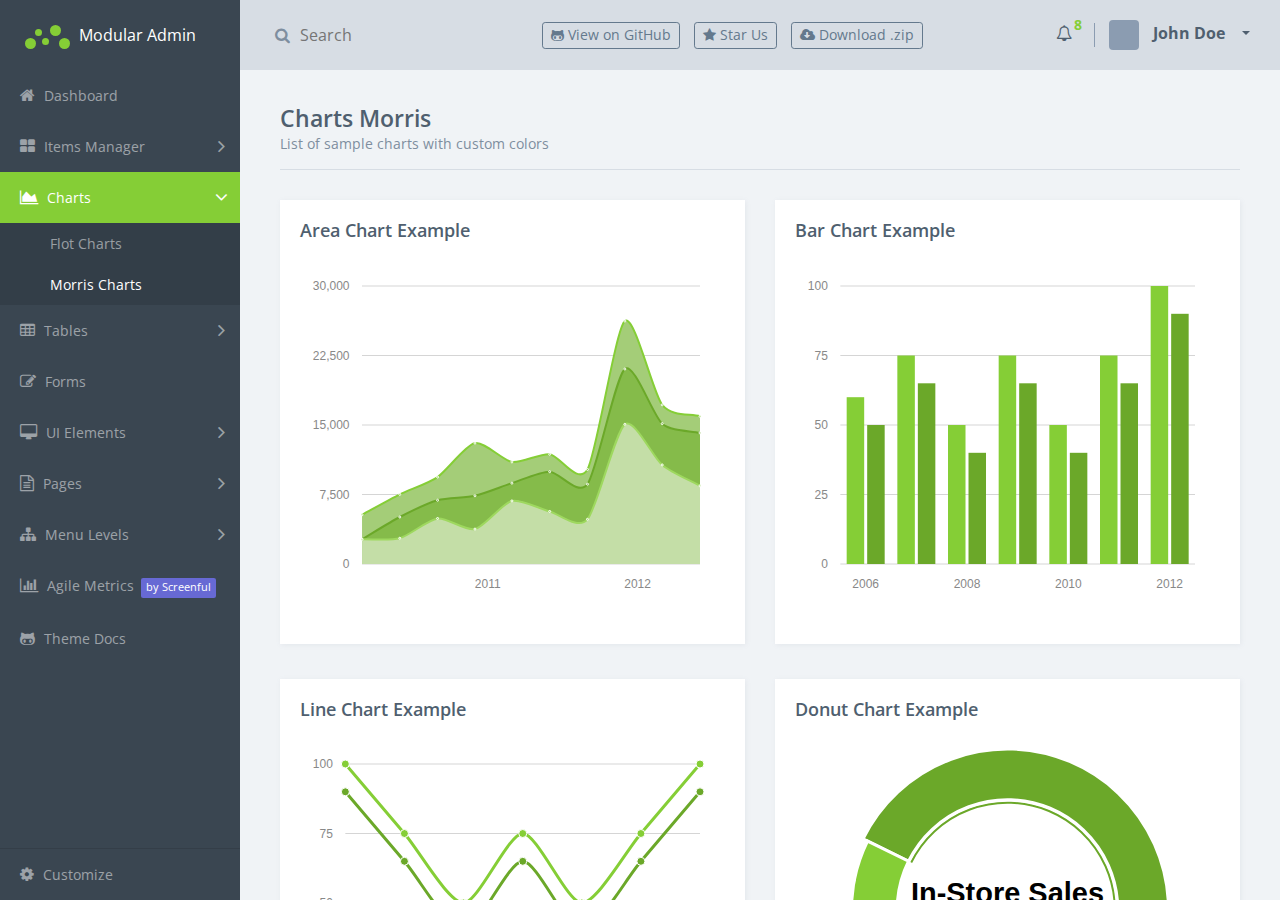
<file: food-code/modular-admin-html-gh-pages/charts-morris.html>
<!doctype html>
<html class="no-js" lang="en">
    <head>
        <meta charset="utf-8">
        <meta http-equiv="x-ua-compatible" content="ie=edge">
        <title> ModularAdmin - Free Dashboard Theme | HTML Version </title>
        <meta name="description" content="">
        <meta name="viewport" content="width=device-width, initial-scale=1">
        <link rel="apple-touch-icon" href="apple-touch-icon.png">
        <!-- Place favicon.ico in the root directory -->
        <link rel="stylesheet" href="css/vendor.css">
        <!-- Theme initialization -->
        <script>
            var themeSettings = (localStorage.getItem('themeSettings')) ? JSON.parse(localStorage.getItem('themeSettings')) :
            {};
            var themeName = themeSettings.themeName || '';
            if (themeName)
            {
                document.write('<link rel="stylesheet" id="theme-style" href="css/app-' + themeName + '.css">');
            }
            else
            {
                document.write('<link rel="stylesheet" id="theme-style" href="css/app.css">');
            }
        </script>
    </head>
    <body>
        <div class="main-wrapper">
            <div class="app" id="app">
                <header class="header">
                    <div class="header-block header-block-collapse d-lg-none d-xl-none">
                        <button class="collapse-btn" id="sidebar-collapse-btn">
                            <i class="fa fa-bars"></i>
                        </button>
                    </div>
                    <div class="header-block header-block-search">
                        <form role="search">
                            <div class="input-container">
                                <i class="fa fa-search"></i>
                                <input type="search" placeholder="Search">
                                <div class="underline"></div>
                            </div>
                        </form>
                    </div>
                    <div class="header-block header-block-buttons">
                        <a href="https://github.com/modularcode/modular-admin-html" class="btn btn-sm header-btn">
                            <i class="fa fa-github-alt"></i>
                            <span>View on GitHub</span>
                        </a>
                        <a href="https://github.com/modularcode/modular-admin-html/stargazers" class="btn btn-sm header-btn">
                            <i class="fa fa-star"></i>
                            <span>Star Us</span>
                        </a>
                        <a href="https://github.com/modularcode/modular-admin-html/releases" class="btn btn-sm header-btn">
                            <i class="fa fa-cloud-download"></i>
                            <span>Download .zip</span>
                        </a>
                    </div>
                    <div class="header-block header-block-nav">
                        <ul class="nav-profile">
                            <li class="notifications new">
                                <a href="" data-toggle="dropdown">
                                    <i class="fa fa-bell-o"></i>
                                    <sup>
                                        <span class="counter">8</span>
                                    </sup>
                                </a>
                                <div class="dropdown-menu notifications-dropdown-menu">
                                    <ul class="notifications-container">
                                        <li>
                                            <a href="" class="notification-item">
                                                <div class="img-col">
                                                    <div class="img" style="background-image: url('assets/faces/3.jpg')"></div>
                                                </div>
                                                <div class="body-col">
                                                    <p>
                                                        <span class="accent">Zack Alien</span> pushed new commit: <span class="accent">Fix page load performance issue</span>. </p>
                                                </div>
                                            </a>
                                        </li>
                                        <li>
                                            <a href="" class="notification-item">
                                                <div class="img-col">
                                                    <div class="img" style="background-image: url('assets/faces/5.jpg')"></div>
                                                </div>
                                                <div class="body-col">
                                                    <p>
                                                        <span class="accent">Amaya Hatsumi</span> started new task: <span class="accent">Dashboard UI design.</span>. </p>
                                                </div>
                                            </a>
                                        </li>
                                        <li>
                                            <a href="" class="notification-item">
                                                <div class="img-col">
                                                    <div class="img" style="background-image: url('assets/faces/8.jpg')"></div>
                                                </div>
                                                <div class="body-col">
                                                    <p>
                                                        <span class="accent">Andy Nouman</span> deployed new version of <span class="accent">NodeJS REST Api V3</span>
                                                    </p>
                                                </div>
                                            </a>
                                        </li>
                                    </ul>
                                    <footer>
                                        <ul>
                                            <li>
                                                <a href=""> View All </a>
                                            </li>
                                        </ul>
                                    </footer>
                                </div>
                            </li>
                            <li class="profile dropdown">
                                <a class="nav-link dropdown-toggle" data-toggle="dropdown" href="#" role="button" aria-haspopup="true" aria-expanded="false">
                                    <div class="img" style="background-image: url('https://avatars3.githubusercontent.com/u/3959008?v=3&s=40')">
                                    </div>
                                    <span class="name"> John Doe </span>
                                </a>
                                <div class="dropdown-menu profile-dropdown-menu" aria-labelledby="dropdownMenu1">
                                    <a class="dropdown-item" href="#">
                                        <i class="fa fa-user icon"></i> Profile </a>
                                    <a class="dropdown-item" href="#">
                                        <i class="fa fa-bell icon"></i> Notifications </a>
                                    <a class="dropdown-item" href="#">
                                        <i class="fa fa-gear icon"></i> Settings </a>
                                    <div class="dropdown-divider"></div>
                                    <a class="dropdown-item" href="login.html">
                                        <i class="fa fa-power-off icon"></i> Logout </a>
                                </div>
                            </li>
                        </ul>
                    </div>
                </header>
                <aside class="sidebar">
                    <div class="sidebar-container">
                        <div class="sidebar-header">
                            <div class="brand">
                                <div class="logo">
                                    <span class="l l1"></span>
                                    <span class="l l2"></span>
                                    <span class="l l3"></span>
                                    <span class="l l4"></span>
                                    <span class="l l5"></span>
                                </div> Modular Admin
                            </div>
                        </div>
                        <nav class="menu">
                            <ul class="sidebar-menu metismenu" id="sidebar-menu">
                                <li>
                                    <a href="index.html">
                                        <i class="fa fa-home"></i> Dashboard </a>
                                </li>
                                <li>
                                    <a href="">
                                        <i class="fa fa-th-large"></i> Items Manager <i class="fa arrow"></i>
                                    </a>
                                    <ul class="sidebar-nav">
                                        <li>
                                            <a href="items-list.html"> Items List </a>
                                        </li>
                                        <li>
                                            <a href="item-editor.html"> Item Editor </a>
                                        </li>
                                    </ul>
                                </li>
                                <li class="active open">
                                    <a href="">
                                        <i class="fa fa-area-chart"></i> Charts <i class="fa arrow"></i>
                                    </a>
                                    <ul class="sidebar-nav">
                                        <li>
                                            <a href="charts-flot.html"> Flot Charts </a>
                                        </li>
                                        <li class="active">
                                            <a href="charts-morris.html"> Morris Charts </a>
                                        </li>
                                    </ul>
                                </li>
                                <li>
                                    <a href="">
                                        <i class="fa fa-table"></i> Tables <i class="fa arrow"></i>
                                    </a>
                                    <ul class="sidebar-nav">
                                        <li>
                                            <a href="static-tables.html"> Static Tables </a>
                                        </li>
                                        <li>
                                            <a href="responsive-tables.html"> Responsive Tables </a>
                                        </li>
                                    </ul>
                                </li>
                                <li>
                                    <a href="forms.html">
                                        <i class="fa fa-pencil-square-o"></i> Forms </a>
                                </li>
                                <li>
                                    <a href="">
                                        <i class="fa fa-desktop"></i> UI Elements <i class="fa arrow"></i>
                                    </a>
                                    <ul class="sidebar-nav">
                                        <li>
                                            <a href="buttons.html"> Buttons </a>
                                        </li>
                                        <li>
                                            <a href="cards.html"> Cards </a>
                                        </li>
                                        <li>
                                            <a href="typography.html"> Typography </a>
                                        </li>
                                        <li>
                                            <a href="icons.html"> Icons </a>
                                        </li>
                                        <li>
                                            <a href="grid.html"> Grid </a>
                                        </li>
                                    </ul>
                                </li>
                                <li>
                                    <a href="">
                                        <i class="fa fa-file-text-o"></i> Pages <i class="fa arrow"></i>
                                    </a>
                                    <ul class="sidebar-nav">
                                        <li>
                                            <a href="login.html"> Login </a>
                                        </li>
                                        <li>
                                            <a href="signup.html"> Sign Up </a>
                                        </li>
                                        <li>
                                            <a href="reset.html"> Reset </a>
                                        </li>
                                        <li>
                                            <a href="error-404.html"> Error 404 App </a>
                                        </li>
                                        <li>
                                            <a href="error-404-alt.html"> Error 404 Global </a>
                                        </li>
                                        <li>
                                            <a href="error-500.html"> Error 500 App </a>
                                        </li>
                                        <li>
                                            <a href="error-500-alt.html"> Error 500 Global </a>
                                        </li>
                                    </ul>
                                </li>
                                <li>
                                    <a href="">
                                        <i class="fa fa-sitemap"></i> Menu Levels <i class="fa arrow"></i>
                                    </a>
                                    <ul class="sidebar-nav">
                                        <li>
                                            <a href="#"> Second Level Item <i class="fa arrow"></i>
                                            </a>
                                            <ul class="sidebar-nav">
                                                <li>
                                                    <a href="#"> Third Level Item </a>
                                                </li>
                                                <li>
                                                    <a href="#"> Third Level Item </a>
                                                </li>
                                            </ul>
                                        </li>
                                        <li>
                                            <a href="#"> Second Level Item </a>
                                        </li>
                                        <li>
                                            <a href="#"> Second Level Item <i class="fa arrow"></i>
                                            </a>
                                            <ul class="sidebar-nav">
                                                <li>
                                                    <a href="#"> Third Level Item </a>
                                                </li>
                                                <li>
                                                    <a href="#"> Third Level Item </a>
                                                </li>
                                                <li>
                                                    <a href="#"> Third Level Item <i class="fa arrow"></i>
                                                    </a>
                                                    <ul class="sidebar-nav">
                                                        <li>
                                                            <a href="#"> Fourth Level Item </a>
                                                        </li>
                                                        <li>
                                                            <a href="#"> Fourth Level Item </a>
                                                        </li>
                                                    </ul>
                                                </li>
                                            </ul>
                                        </li>
                                    </ul>
                                </li>
                                <li>
                                    <a href="screenful.html">
                                        <i class="fa fa-bar-chart"></i> Agile Metrics <span class="label label-screenful">by Screenful</span>
                                    </a>
                                </li>
                                <li>
                                    <a href="https://github.com/modularcode/modular-admin-html">
                                        <i class="fa fa-github-alt"></i> Theme Docs </a>
                                </li>
                            </ul>
                        </nav>
                    </div>
                    <footer class="sidebar-footer">
                        <ul class="sidebar-menu metismenu" id="customize-menu">
                            <li>
                                <ul>
                                    <li class="customize">
                                        <div class="customize-item">
                                            <div class="row customize-header">
                                                <div class="col-4">
                                                </div>
                                                <div class="col-4">
                                                    <label class="title">fixed</label>
                                                </div>
                                                <div class="col-4">
                                                    <label class="title">static</label>
                                                </div>
                                            </div>
                                            <div class="row">
                                                <div class="col-4">
                                                    <label class="title">Sidebar:</label>
                                                </div>
                                                <div class="col-4">
                                                    <label>
                                                        <input class="radio" type="radio" name="sidebarPosition" value="sidebar-fixed">
                                                        <span></span>
                                                    </label>
                                                </div>
                                                <div class="col-4">
                                                    <label>
                                                        <input class="radio" type="radio" name="sidebarPosition" value="">
                                                        <span></span>
                                                    </label>
                                                </div>
                                            </div>
                                            <div class="row">
                                                <div class="col-4">
                                                    <label class="title">Header:</label>
                                                </div>
                                                <div class="col-4">
                                                    <label>
                                                        <input class="radio" type="radio" name="headerPosition" value="header-fixed">
                                                        <span></span>
                                                    </label>
                                                </div>
                                                <div class="col-4">
                                                    <label>
                                                        <input class="radio" type="radio" name="headerPosition" value="">
                                                        <span></span>
                                                    </label>
                                                </div>
                                            </div>
                                            <div class="row">
                                                <div class="col-4">
                                                    <label class="title">Footer:</label>
                                                </div>
                                                <div class="col-4">
                                                    <label>
                                                        <input class="radio" type="radio" name="footerPosition" value="footer-fixed">
                                                        <span></span>
                                                    </label>
                                                </div>
                                                <div class="col-4">
                                                    <label>
                                                        <input class="radio" type="radio" name="footerPosition" value="">
                                                        <span></span>
                                                    </label>
                                                </div>
                                            </div>
                                        </div>
                                        <div class="customize-item">
                                            <ul class="customize-colors">
                                                <li>
                                                    <span class="color-item color-red" data-theme="red"></span>
                                                </li>
                                                <li>
                                                    <span class="color-item color-orange" data-theme="orange"></span>
                                                </li>
                                                <li>
                                                    <span class="color-item color-green active" data-theme=""></span>
                                                </li>
                                                <li>
                                                    <span class="color-item color-seagreen" data-theme="seagreen"></span>
                                                </li>
                                                <li>
                                                    <span class="color-item color-blue" data-theme="blue"></span>
                                                </li>
                                                <li>
                                                    <span class="color-item color-purple" data-theme="purple"></span>
                                                </li>
                                            </ul>
                                        </div>
                                    </li>
                                </ul>
                                <a href="">
                                    <i class="fa fa-cog"></i> Customize </a>
                            </li>
                        </ul>
                    </footer>
                </aside>
                <div class="sidebar-overlay" id="sidebar-overlay"></div>
                <div class="sidebar-mobile-menu-handle" id="sidebar-mobile-menu-handle"></div>
                <div class="mobile-menu-handle"></div>
                <article class="content charts-morris-page">
                    <div class="title-block">
                        <h3 class="title"> Charts Morris </h3>
                        <p class="title-description"> List of sample charts with custom colors </p>
                    </div>
                    <section class="section">
                        <div class="row">
                            <div class="col-md-6">
                                <div class="card">
                                    <div class="card-block">
                                        <div class="card-title-block">
                                            <h3 class="title"> Area Chart Example </h3>
                                        </div>
                                        <section class="example">
                                            <div id="morris-area-chart"></div>
                                        </section>
                                    </div>
                                </div>
                            </div>
                            <div class="col-md-6">
                                <div class="card">
                                    <div class="card-block">
                                        <div class="card-title-block">
                                            <h3 class="title"> Bar Chart Example </h3>
                                        </div>
                                        <section class="example">
                                            <div id="morris-bar-chart"></div>
                                        </section>
                                    </div>
                                </div>
                            </div>
                        </div>
                    </section>
                    <section class="section">
                        <div class="row">
                            <div class="col-md-6">
                                <div class="card">
                                    <div class="card-block">
                                        <div class="card-title-block">
                                            <h3 class="title"> Line Chart Example </h3>
                                        </div>
                                        <section class="example">
                                            <div id="morris-line-chart"></div>
                                        </section>
                                    </div>
                                </div>
                            </div>
                            <div class="col-md-6">
                                <div class="card">
                                    <div class="card-block">
                                        <div class="card-title-block">
                                            <h3 class="title"> Donut Chart Example </h3>
                                        </div>
                                        <section class="example">
                                            <div id="morris-donut-chart"></div>
                                        </section>
                                    </div>
                                </div>
                            </div>
                        </div>
                    </section>
                    <section class="section">
                        <div class="row">
                            <div class="col-md-12">
                                <div class="card">
                                    <div class="card-block">
                                        <div class="card-title-block">
                                            <h3 class="title"> Simple one line Example </h3>
                                        </div>
                                        <section class="example">
                                            <div id="morris-one-line-chart"></div>
                                        </section>
                                    </div>
                                </div>
                            </div>
                        </div>
                    </section>
                </article>
                <footer class="footer">
                    <div class="footer-block buttons">
                        <iframe class="footer-github-btn" src="https://ghbtns.com/github-btn.html?user=modularcode&repo=modular-admin-html&type=star&count=true" frameborder="0" scrolling="0" width="140px" height="20px"></iframe>
                    </div>
                    <div class="footer-block author">
                        <ul>
                            <li> created by <a href="https://github.com/modularcode">ModularCode</a>
                            </li>
                            <li>
                                <a href="https://github.com/modularcode/modular-admin-html#get-in-touch">get in touch</a>
                            </li>
                        </ul>
                    </div>
                </footer>
                <div class="modal fade" id="modal-media">
                    <div class="modal-dialog modal-lg">
                        <div class="modal-content">
                            <div class="modal-header">
                                <h4 class="modal-title">Media Library</h4>
                                <button type="button" class="close" data-dismiss="modal" aria-label="Close">
                                    <span aria-hidden="true">&times;</span>
                                    <span class="sr-only">Close</span>
                                </button>
                            </div>
                            <div class="modal-body modal-tab-container">
                                <ul class="nav nav-tabs modal-tabs" role="tablist">
                                    <li class="nav-item">
                                        <a class="nav-link" href="#gallery" data-toggle="tab" role="tab">Gallery</a>
                                    </li>
                                    <li class="nav-item">
                                        <a class="nav-link active" href="#upload" data-toggle="tab" role="tab">Upload</a>
                                    </li>
                                </ul>
                                <div class="tab-content modal-tab-content">
                                    <div class="tab-pane fade" id="gallery" role="tabpanel">
                                        <div class="images-container">
                                            <div class="row">
                                            </div>
                                        </div>
                                    </div>
                                    <div class="tab-pane fade active in" id="upload" role="tabpanel">
                                        <div class="upload-container">
                                            <div id="dropzone">
                                                <form action="/" method="POST" enctype="multipart/form-data" class="dropzone needsclick dz-clickable" id="demo-upload">
                                                    <div class="dz-message-block">
                                                        <div class="dz-message needsclick"> Drop files here or click to upload. </div>
                                                    </div>
                                                </form>
                                            </div>
                                        </div>
                                    </div>
                                </div>
                            </div>
                            <div class="modal-footer">
                                <button type="button" class="btn btn-secondary" data-dismiss="modal">Close</button>
                                <button type="button" class="btn btn-primary">Insert Selected</button>
                            </div>
                        </div><!-- /.modal-content -->
                    </div><!-- /.modal-dialog -->
                </div><!-- /.modal -->
                <div class="modal fade" id="confirm-modal">
                    <div class="modal-dialog" role="document">
                        <div class="modal-content">
                            <div class="modal-header">
                                <h4 class="modal-title"><i class="fa fa-warning"></i> Alert</h4>
                                <button type="button" class="close" data-dismiss="modal" aria-label="Close">
                                    <span aria-hidden="true">&times;</span>
                                </button>
                            </div>
                            <div class="modal-body">
                                <p>Are you sure want to do this?</p>
                            </div>
                            <div class="modal-footer">
                                <button type="button" class="btn btn-primary" data-dismiss="modal">Yes</button>
                                <button type="button" class="btn btn-secondary" data-dismiss="modal">No</button>
                            </div>
                        </div><!-- /.modal-content -->
                    </div><!-- /.modal-dialog -->
                </div><!-- /.modal -->
            </div>
        </div>
        <!-- Reference block for JS -->
        <div class="ref" id="ref">
            <div class="color-primary"></div>
            <div class="chart">
                <div class="color-primary"></div>
                <div class="color-secondary"></div>
            </div>
        </div>
        <script>
            (function(i, s, o, g, r, a, m)
            {
                i['GoogleAnalyticsObject'] = r;
                i[r] = i[r] || function()
                {
                    (i[r].q = i[r].q || []).push(arguments)
                }, i[r].l = 1 * new Date();
                a = s.createElement(o),
                    m = s.getElementsByTagName(o)[0];
                a.async = 1;
                a.src = g;
                m.parentNode.insertBefore(a, m)
            })(window, document, 'script', 'https://www.google-analytics.com/analytics.js', 'ga');
            ga('create', 'UA-80463319-4', 'auto');
            ga('send', 'pageview');
        </script>
        <script src="js/vendor.js"></script>
        <script src="js/app.js"></script>
    </body>
</html>
</file>
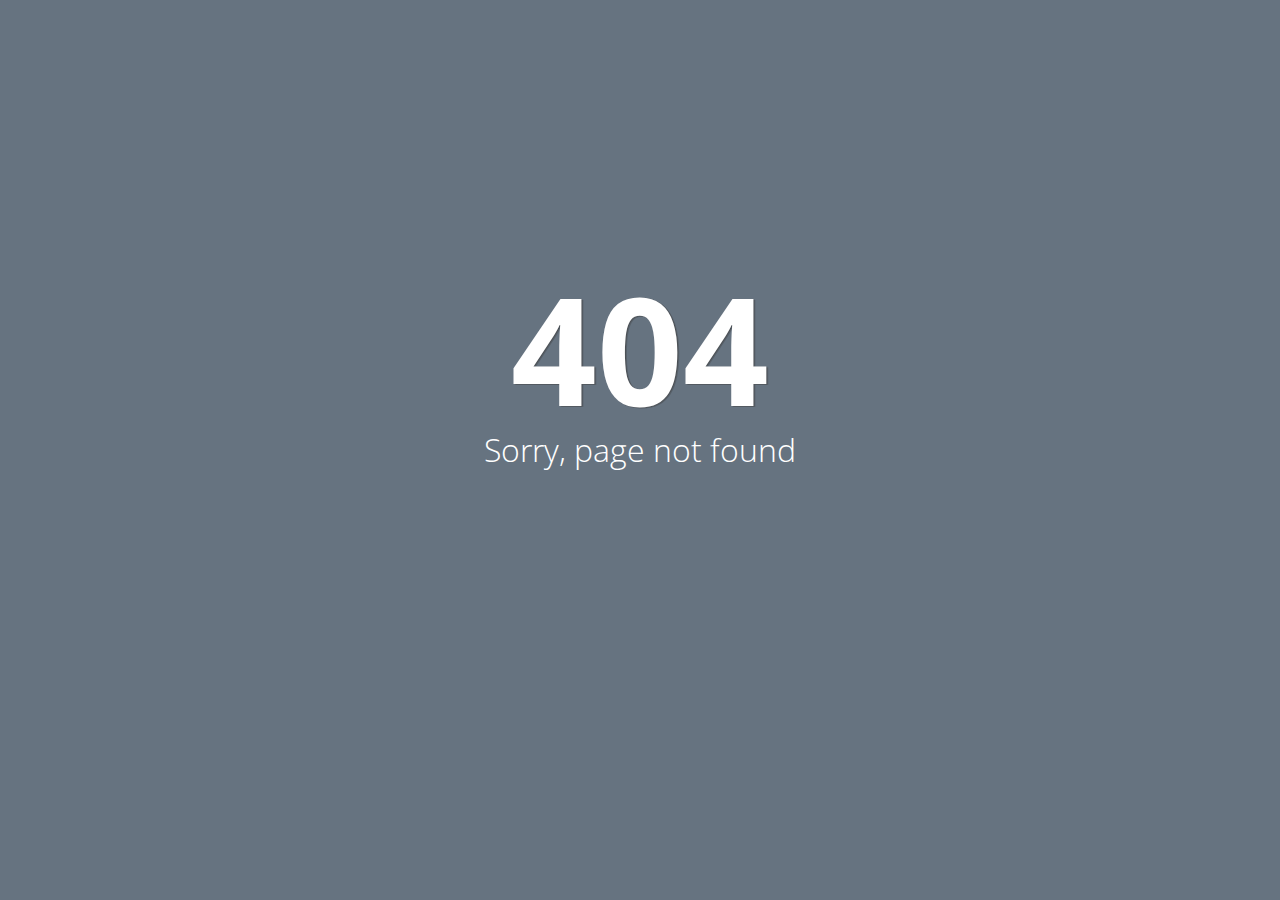
<file: food-code/modular-admin-html-gh-pages/error-404-alt.html>
<!doctype html>
<html class="no-js" lang="en">
    <head>
        <meta charset="utf-8">
        <meta http-equiv="x-ua-compatible" content="ie=edge">
        <title> ModularAdmin - Free Dashboard Theme | HTML Version </title>
        <meta name="description" content="">
        <meta name="viewport" content="width=device-width, initial-scale=1">
        <link rel="apple-touch-icon" href="apple-touch-icon.png">
        <!-- Place favicon.ico in the root directory -->
        <link rel="stylesheet" href="css/vendor.css">
        <!-- Theme initialization -->
        <script>
            var themeSettings = (localStorage.getItem('themeSettings')) ? JSON.parse(localStorage.getItem('themeSettings')) :
            {};
            var themeName = themeSettings.themeName || '';
            if (themeName)
            {
                document.write('<link rel="stylesheet" id="theme-style" href="css/app-' + themeName + '.css">');
            }
            else
            {
                document.write('<link rel="stylesheet" id="theme-style" href="css/app.css">');
            }
        </script>
    </head>
    <body>
        <div class="app blank sidebar-opened">
            <article class="content">
                <div class="error-card global">
                    <div class="error-title-block">
                        <h1 class="error-title">404</h1>
                        <h2 class="error-sub-title"> Sorry, page not found </h2>
                    </div>
                    <div class="error-container">
                        <p>You better try our awesome search:</p>
                        <div class="row">
                            <div class="col-12">
                                <div class="input-group">
                                    <input type="text" class="form-control">
                                    <span class="input-group-btn">
                                        <button class="btn btn-primary" type="button">Search</button>
                                    </span>
                                </div>
                            </div>
                        </div>
                        <br>
                        <a class="btn btn-primary" href="index.html">
                            <i class="fa fa-angle-left"></i> Back to Dashboard </a>
                    </div>
                </div>
            </article>
        </div>
        <!-- Reference block for JS -->
        <div class="ref" id="ref">
            <div class="color-primary"></div>
            <div class="chart">
                <div class="color-primary"></div>
                <div class="color-secondary"></div>
            </div>
        </div>
        <script>
            (function(i, s, o, g, r, a, m)
            {
                i['GoogleAnalyticsObject'] = r;
                i[r] = i[r] || function()
                {
                    (i[r].q = i[r].q || []).push(arguments)
                }, i[r].l = 1 * new Date();
                a = s.createElement(o),
                    m = s.getElementsByTagName(o)[0];
                a.async = 1;
                a.src = g;
                m.parentNode.insertBefore(a, m)
            })(window, document, 'script', 'https://www.google-analytics.com/analytics.js', 'ga');
            ga('create', 'UA-80463319-4', 'auto');
            ga('send', 'pageview');
        </script>
        <script src="js/vendor.js"></script>
        <script src="js/app.js"></script>
    </body>
</html>
</file>
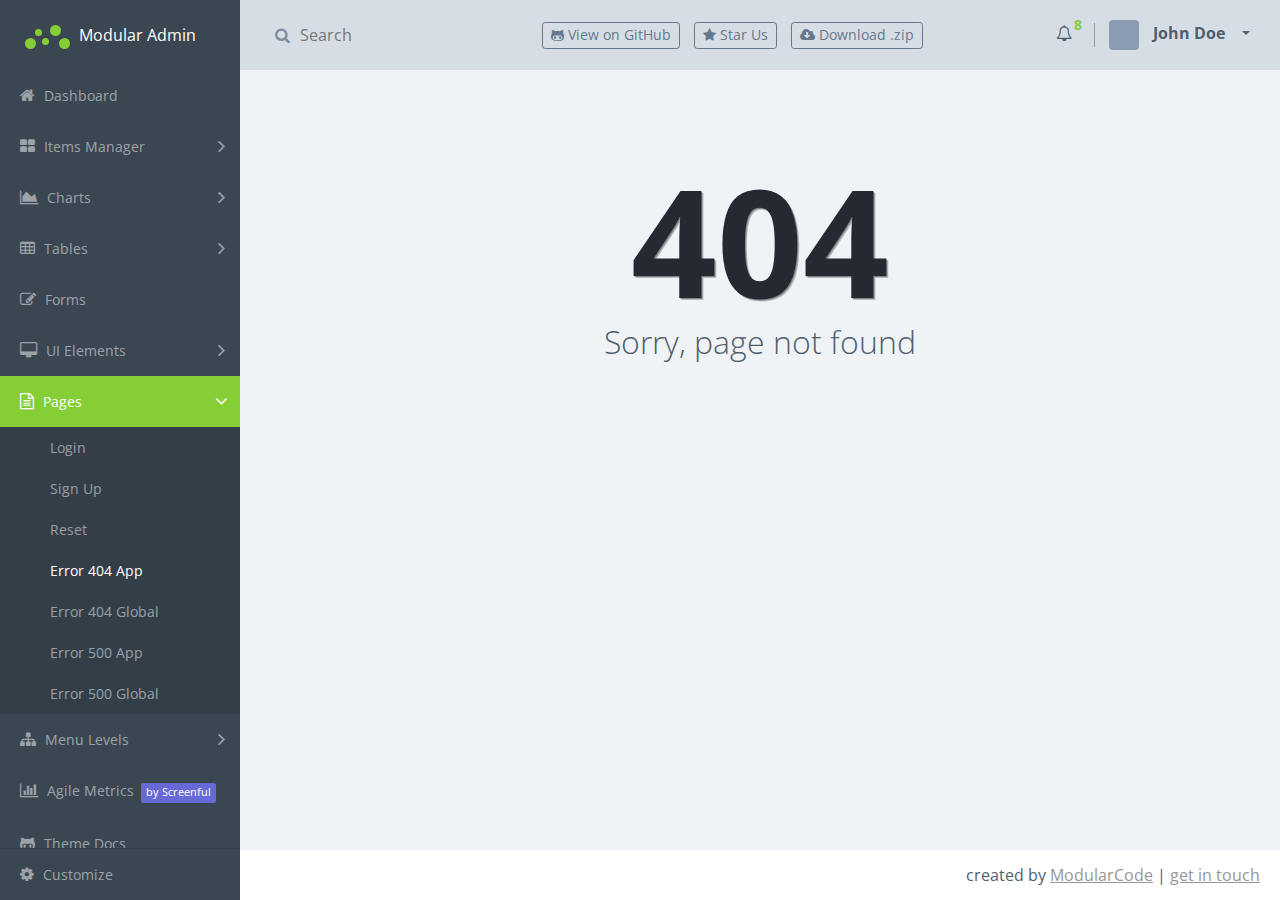
<file: food-code/modular-admin-html-gh-pages/error-404.html>
<!doctype html>
<html class="no-js" lang="en">
    <head>
        <meta charset="utf-8">
        <meta http-equiv="x-ua-compatible" content="ie=edge">
        <title> ModularAdmin - Free Dashboard Theme | HTML Version </title>
        <meta name="description" content="">
        <meta name="viewport" content="width=device-width, initial-scale=1">
        <link rel="apple-touch-icon" href="apple-touch-icon.png">
        <!-- Place favicon.ico in the root directory -->
        <link rel="stylesheet" href="css/vendor.css">
        <!-- Theme initialization -->
        <script>
            var themeSettings = (localStorage.getItem('themeSettings')) ? JSON.parse(localStorage.getItem('themeSettings')) :
            {};
            var themeName = themeSettings.themeName || '';
            if (themeName)
            {
                document.write('<link rel="stylesheet" id="theme-style" href="css/app-' + themeName + '.css">');
            }
            else
            {
                document.write('<link rel="stylesheet" id="theme-style" href="css/app.css">');
            }
        </script>
    </head>
    <body>
        <div class="main-wrapper">
            <div class="app" id="app">
                <header class="header">
                    <div class="header-block header-block-collapse d-lg-none d-xl-none">
                        <button class="collapse-btn" id="sidebar-collapse-btn">
                            <i class="fa fa-bars"></i>
                        </button>
                    </div>
                    <div class="header-block header-block-search">
                        <form role="search">
                            <div class="input-container">
                                <i class="fa fa-search"></i>
                                <input type="search" placeholder="Search">
                                <div class="underline"></div>
                            </div>
                        </form>
                    </div>
                    <div class="header-block header-block-buttons">
                        <a href="https://github.com/modularcode/modular-admin-html" class="btn btn-sm header-btn">
                            <i class="fa fa-github-alt"></i>
                            <span>View on GitHub</span>
                        </a>
                        <a href="https://github.com/modularcode/modular-admin-html/stargazers" class="btn btn-sm header-btn">
                            <i class="fa fa-star"></i>
                            <span>Star Us</span>
                        </a>
                        <a href="https://github.com/modularcode/modular-admin-html/releases" class="btn btn-sm header-btn">
                            <i class="fa fa-cloud-download"></i>
                            <span>Download .zip</span>
                        </a>
                    </div>
                    <div class="header-block header-block-nav">
                        <ul class="nav-profile">
                            <li class="notifications new">
                                <a href="" data-toggle="dropdown">
                                    <i class="fa fa-bell-o"></i>
                                    <sup>
                                        <span class="counter">8</span>
                                    </sup>
                                </a>
                                <div class="dropdown-menu notifications-dropdown-menu">
                                    <ul class="notifications-container">
                                        <li>
                                            <a href="" class="notification-item">
                                                <div class="img-col">
                                                    <div class="img" style="background-image: url('assets/faces/3.jpg')"></div>
                                                </div>
                                                <div class="body-col">
                                                    <p>
                                                        <span class="accent">Zack Alien</span> pushed new commit: <span class="accent">Fix page load performance issue</span>. </p>
                                                </div>
                                            </a>
                                        </li>
                                        <li>
                                            <a href="" class="notification-item">
                                                <div class="img-col">
                                                    <div class="img" style="background-image: url('assets/faces/5.jpg')"></div>
                                                </div>
                                                <div class="body-col">
                                                    <p>
                                                        <span class="accent">Amaya Hatsumi</span> started new task: <span class="accent">Dashboard UI design.</span>. </p>
                                                </div>
                                            </a>
                                        </li>
                                        <li>
                                            <a href="" class="notification-item">
                                                <div class="img-col">
                                                    <div class="img" style="background-image: url('assets/faces/8.jpg')"></div>
                                                </div>
                                                <div class="body-col">
                                                    <p>
                                                        <span class="accent">Andy Nouman</span> deployed new version of <span class="accent">NodeJS REST Api V3</span>
                                                    </p>
                                                </div>
                                            </a>
                                        </li>
                                    </ul>
                                    <footer>
                                        <ul>
                                            <li>
                                                <a href=""> View All </a>
                                            </li>
                                        </ul>
                                    </footer>
                                </div>
                            </li>
                            <li class="profile dropdown">
                                <a class="nav-link dropdown-toggle" data-toggle="dropdown" href="#" role="button" aria-haspopup="true" aria-expanded="false">
                                    <div class="img" style="background-image: url('https://avatars3.githubusercontent.com/u/3959008?v=3&s=40')">
                                    </div>
                                    <span class="name"> John Doe </span>
                                </a>
                                <div class="dropdown-menu profile-dropdown-menu" aria-labelledby="dropdownMenu1">
                                    <a class="dropdown-item" href="#">
                                        <i class="fa fa-user icon"></i> Profile </a>
                                    <a class="dropdown-item" href="#">
                                        <i class="fa fa-bell icon"></i> Notifications </a>
                                    <a class="dropdown-item" href="#">
                                        <i class="fa fa-gear icon"></i> Settings </a>
                                    <div class="dropdown-divider"></div>
                                    <a class="dropdown-item" href="login.html">
                                        <i class="fa fa-power-off icon"></i> Logout </a>
                                </div>
                            </li>
                        </ul>
                    </div>
                </header>
                <aside class="sidebar">
                    <div class="sidebar-container">
                        <div class="sidebar-header">
                            <div class="brand">
                                <div class="logo">
                                    <span class="l l1"></span>
                                    <span class="l l2"></span>
                                    <span class="l l3"></span>
                                    <span class="l l4"></span>
                                    <span class="l l5"></span>
                                </div> Modular Admin
                            </div>
                        </div>
                        <nav class="menu">
                            <ul class="sidebar-menu metismenu" id="sidebar-menu">
                                <li>
                                    <a href="index.html">
                                        <i class="fa fa-home"></i> Dashboard </a>
                                </li>
                                <li>
                                    <a href="">
                                        <i class="fa fa-th-large"></i> Items Manager <i class="fa arrow"></i>
                                    </a>
                                    <ul class="sidebar-nav">
                                        <li>
                                            <a href="items-list.html"> Items List </a>
                                        </li>
                                        <li>
                                            <a href="item-editor.html"> Item Editor </a>
                                        </li>
                                    </ul>
                                </li>
                                <li>
                                    <a href="">
                                        <i class="fa fa-area-chart"></i> Charts <i class="fa arrow"></i>
                                    </a>
                                    <ul class="sidebar-nav">
                                        <li>
                                            <a href="charts-flot.html"> Flot Charts </a>
                                        </li>
                                        <li>
                                            <a href="charts-morris.html"> Morris Charts </a>
                                        </li>
                                    </ul>
                                </li>
                                <li>
                                    <a href="">
                                        <i class="fa fa-table"></i> Tables <i class="fa arrow"></i>
                                    </a>
                                    <ul class="sidebar-nav">
                                        <li>
                                            <a href="static-tables.html"> Static Tables </a>
                                        </li>
                                        <li>
                                            <a href="responsive-tables.html"> Responsive Tables </a>
                                        </li>
                                    </ul>
                                </li>
                                <li>
                                    <a href="forms.html">
                                        <i class="fa fa-pencil-square-o"></i> Forms </a>
                                </li>
                                <li>
                                    <a href="">
                                        <i class="fa fa-desktop"></i> UI Elements <i class="fa arrow"></i>
                                    </a>
                                    <ul class="sidebar-nav">
                                        <li>
                                            <a href="buttons.html"> Buttons </a>
                                        </li>
                                        <li>
                                            <a href="cards.html"> Cards </a>
                                        </li>
                                        <li>
                                            <a href="typography.html"> Typography </a>
                                        </li>
                                        <li>
                                            <a href="icons.html"> Icons </a>
                                        </li>
                                        <li>
                                            <a href="grid.html"> Grid </a>
                                        </li>
                                    </ul>
                                </li>
                                <li class="active open">
                                    <a href="">
                                        <i class="fa fa-file-text-o"></i> Pages <i class="fa arrow"></i>
                                    </a>
                                    <ul class="sidebar-nav">
                                        <li>
                                            <a href="login.html"> Login </a>
                                        </li>
                                        <li>
                                            <a href="signup.html"> Sign Up </a>
                                        </li>
                                        <li>
                                            <a href="reset.html"> Reset </a>
                                        </li>
                                        <li class="active">
                                            <a href="error-404.html"> Error 404 App </a>
                                        </li>
                                        <li>
                                            <a href="error-404-alt.html"> Error 404 Global </a>
                                        </li>
                                        <li>
                                            <a href="error-500.html"> Error 500 App </a>
                                        </li>
                                        <li>
                                            <a href="error-500-alt.html"> Error 500 Global </a>
                                        </li>
                                    </ul>
                                </li>
                                <li>
                                    <a href="">
                                        <i class="fa fa-sitemap"></i> Menu Levels <i class="fa arrow"></i>
                                    </a>
                                    <ul class="sidebar-nav">
                                        <li>
                                            <a href="#"> Second Level Item <i class="fa arrow"></i>
                                            </a>
                                            <ul class="sidebar-nav">
                                                <li>
                                                    <a href="#"> Third Level Item </a>
                                                </li>
                                                <li>
                                                    <a href="#"> Third Level Item </a>
                                                </li>
                                            </ul>
                                        </li>
                                        <li>
                                            <a href="#"> Second Level Item </a>
                                        </li>
                                        <li>
                                            <a href="#"> Second Level Item <i class="fa arrow"></i>
                                            </a>
                                            <ul class="sidebar-nav">
                                                <li>
                                                    <a href="#"> Third Level Item </a>
                                                </li>
                                                <li>
                                                    <a href="#"> Third Level Item </a>
                                                </li>
                                                <li>
                                                    <a href="#"> Third Level Item <i class="fa arrow"></i>
                                                    </a>
                                                    <ul class="sidebar-nav">
                                                        <li>
                                                            <a href="#"> Fourth Level Item </a>
                                                        </li>
                                                        <li>
                                                            <a href="#"> Fourth Level Item </a>
                                                        </li>
                                                    </ul>
                                                </li>
                                            </ul>
                                        </li>
                                    </ul>
                                </li>
                                <li>
                                    <a href="screenful.html">
                                        <i class="fa fa-bar-chart"></i> Agile Metrics <span class="label label-screenful">by Screenful</span>
                                    </a>
                                </li>
                                <li>
                                    <a href="https://github.com/modularcode/modular-admin-html">
                                        <i class="fa fa-github-alt"></i> Theme Docs </a>
                                </li>
                            </ul>
                        </nav>
                    </div>
                    <footer class="sidebar-footer">
                        <ul class="sidebar-menu metismenu" id="customize-menu">
                            <li>
                                <ul>
                                    <li class="customize">
                                        <div class="customize-item">
                                            <div class="row customize-header">
                                                <div class="col-4">
                                                </div>
                                                <div class="col-4">
                                                    <label class="title">fixed</label>
                                                </div>
                                                <div class="col-4">
                                                    <label class="title">static</label>
                                                </div>
                                            </div>
                                            <div class="row">
                                                <div class="col-4">
                                                    <label class="title">Sidebar:</label>
                                                </div>
                                                <div class="col-4">
                                                    <label>
                                                        <input class="radio" type="radio" name="sidebarPosition" value="sidebar-fixed">
                                                        <span></span>
                                                    </label>
                                                </div>
                                                <div class="col-4">
                                                    <label>
                                                        <input class="radio" type="radio" name="sidebarPosition" value="">
                                                        <span></span>
                                                    </label>
                                                </div>
                                            </div>
                                            <div class="row">
                                                <div class="col-4">
                                                    <label class="title">Header:</label>
                                                </div>
                                                <div class="col-4">
                                                    <label>
                                                        <input class="radio" type="radio" name="headerPosition" value="header-fixed">
                                                        <span></span>
                                                    </label>
                                                </div>
                                                <div class="col-4">
                                                    <label>
                                                        <input class="radio" type="radio" name="headerPosition" value="">
                                                        <span></span>
                                                    </label>
                                                </div>
                                            </div>
                                            <div class="row">
                                                <div class="col-4">
                                                    <label class="title">Footer:</label>
                                                </div>
                                                <div class="col-4">
                                                    <label>
                                                        <input class="radio" type="radio" name="footerPosition" value="footer-fixed">
                                                        <span></span>
                                                    </label>
                                                </div>
                                                <div class="col-4">
                                                    <label>
                                                        <input class="radio" type="radio" name="footerPosition" value="">
                                                        <span></span>
                                                    </label>
                                                </div>
                                            </div>
                                        </div>
                                        <div class="customize-item">
                                            <ul class="customize-colors">
                                                <li>
                                                    <span class="color-item color-red" data-theme="red"></span>
                                                </li>
                                                <li>
                                                    <span class="color-item color-orange" data-theme="orange"></span>
                                                </li>
                                                <li>
                                                    <span class="color-item color-green active" data-theme=""></span>
                                                </li>
                                                <li>
                                                    <span class="color-item color-seagreen" data-theme="seagreen"></span>
                                                </li>
                                                <li>
                                                    <span class="color-item color-blue" data-theme="blue"></span>
                                                </li>
                                                <li>
                                                    <span class="color-item color-purple" data-theme="purple"></span>
                                                </li>
                                            </ul>
                                        </div>
                                    </li>
                                </ul>
                                <a href="">
                                    <i class="fa fa-cog"></i> Customize </a>
                            </li>
                        </ul>
                    </footer>
                </aside>
                <div class="sidebar-overlay" id="sidebar-overlay"></div>
                <div class="sidebar-mobile-menu-handle" id="sidebar-mobile-menu-handle"></div>
                <div class="mobile-menu-handle"></div>
                <article class="content error-404-page">
                    <section class="section">
                        <div class="error-card">
                            <div class="error-title-block">
                                <h1 class="error-title">404</h1>
                                <h2 class="error-sub-title"> Sorry, page not found </h2>
                            </div>
                            <div class="error-container">
                                <p>You better try our awesome search:</p>
                                <div class="row">
                                    <div class="col-12">
                                        <div class="input-group">
                                            <input type="text" class="form-control">
                                            <span class="input-group-btn">
                                                <button class="btn btn-primary" type="button">Search</button>
                                            </span>
                                        </div>
                                    </div>
                                </div>
                                <br>
                                <a class="btn btn-primary" href="index.html"><i class="fa fa-angle-left"></i> Back to Dashboard</a>
                            </div>
                        </div>
                    </section>
                </article>
                <footer class="footer">
                    <div class="footer-block buttons">
                        <iframe class="footer-github-btn" src="https://ghbtns.com/github-btn.html?user=modularcode&repo=modular-admin-html&type=star&count=true" frameborder="0" scrolling="0" width="140px" height="20px"></iframe>
                    </div>
                    <div class="footer-block author">
                        <ul>
                            <li> created by <a href="https://github.com/modularcode">ModularCode</a>
                            </li>
                            <li>
                                <a href="https://github.com/modularcode/modular-admin-html#get-in-touch">get in touch</a>
                            </li>
                        </ul>
                    </div>
                </footer>
                <div class="modal fade" id="modal-media">
                    <div class="modal-dialog modal-lg">
                        <div class="modal-content">
                            <div class="modal-header">
                                <h4 class="modal-title">Media Library</h4>
                                <button type="button" class="close" data-dismiss="modal" aria-label="Close">
                                    <span aria-hidden="true">&times;</span>
                                    <span class="sr-only">Close</span>
                                </button>
                            </div>
                            <div class="modal-body modal-tab-container">
                                <ul class="nav nav-tabs modal-tabs" role="tablist">
                                    <li class="nav-item">
                                        <a class="nav-link" href="#gallery" data-toggle="tab" role="tab">Gallery</a>
                                    </li>
                                    <li class="nav-item">
                                        <a class="nav-link active" href="#upload" data-toggle="tab" role="tab">Upload</a>
                                    </li>
                                </ul>
                                <div class="tab-content modal-tab-content">
                                    <div class="tab-pane fade" id="gallery" role="tabpanel">
                                        <div class="images-container">
                                            <div class="row">
                                            </div>
                                        </div>
                                    </div>
                                    <div class="tab-pane fade active in" id="upload" role="tabpanel">
                                        <div class="upload-container">
                                            <div id="dropzone">
                                                <form action="/" method="POST" enctype="multipart/form-data" class="dropzone needsclick dz-clickable" id="demo-upload">
                                                    <div class="dz-message-block">
                                                        <div class="dz-message needsclick"> Drop files here or click to upload. </div>
                                                    </div>
                                                </form>
                                            </div>
                                        </div>
                                    </div>
                                </div>
                            </div>
                            <div class="modal-footer">
                                <button type="button" class="btn btn-secondary" data-dismiss="modal">Close</button>
                                <button type="button" class="btn btn-primary">Insert Selected</button>
                            </div>
                        </div><!-- /.modal-content -->
                    </div><!-- /.modal-dialog -->
                </div><!-- /.modal -->
                <div class="modal fade" id="confirm-modal">
                    <div class="modal-dialog" role="document">
                        <div class="modal-content">
                            <div class="modal-header">
                                <h4 class="modal-title"><i class="fa fa-warning"></i> Alert</h4>
                                <button type="button" class="close" data-dismiss="modal" aria-label="Close">
                                    <span aria-hidden="true">&times;</span>
                                </button>
                            </div>
                            <div class="modal-body">
                                <p>Are you sure want to do this?</p>
                            </div>
                            <div class="modal-footer">
                                <button type="button" class="btn btn-primary" data-dismiss="modal">Yes</button>
                                <button type="button" class="btn btn-secondary" data-dismiss="modal">No</button>
                            </div>
                        </div><!-- /.modal-content -->
                    </div><!-- /.modal-dialog -->
                </div><!-- /.modal -->
            </div>
        </div>
        <!-- Reference block for JS -->
        <div class="ref" id="ref">
            <div class="color-primary"></div>
            <div class="chart">
                <div class="color-primary"></div>
                <div class="color-secondary"></div>
            </div>
        </div>
        <script>
            (function(i, s, o, g, r, a, m)
            {
                i['GoogleAnalyticsObject'] = r;
                i[r] = i[r] || function()
                {
                    (i[r].q = i[r].q || []).push(arguments)
                }, i[r].l = 1 * new Date();
                a = s.createElement(o),
                    m = s.getElementsByTagName(o)[0];
                a.async = 1;
                a.src = g;
                m.parentNode.insertBefore(a, m)
            })(window, document, 'script', 'https://www.google-analytics.com/analytics.js', 'ga');
            ga('create', 'UA-80463319-4', 'auto');
            ga('send', 'pageview');
        </script>
        <script src="js/vendor.js"></script>
        <script src="js/app.js"></script>
    </body>
</html>
</file>
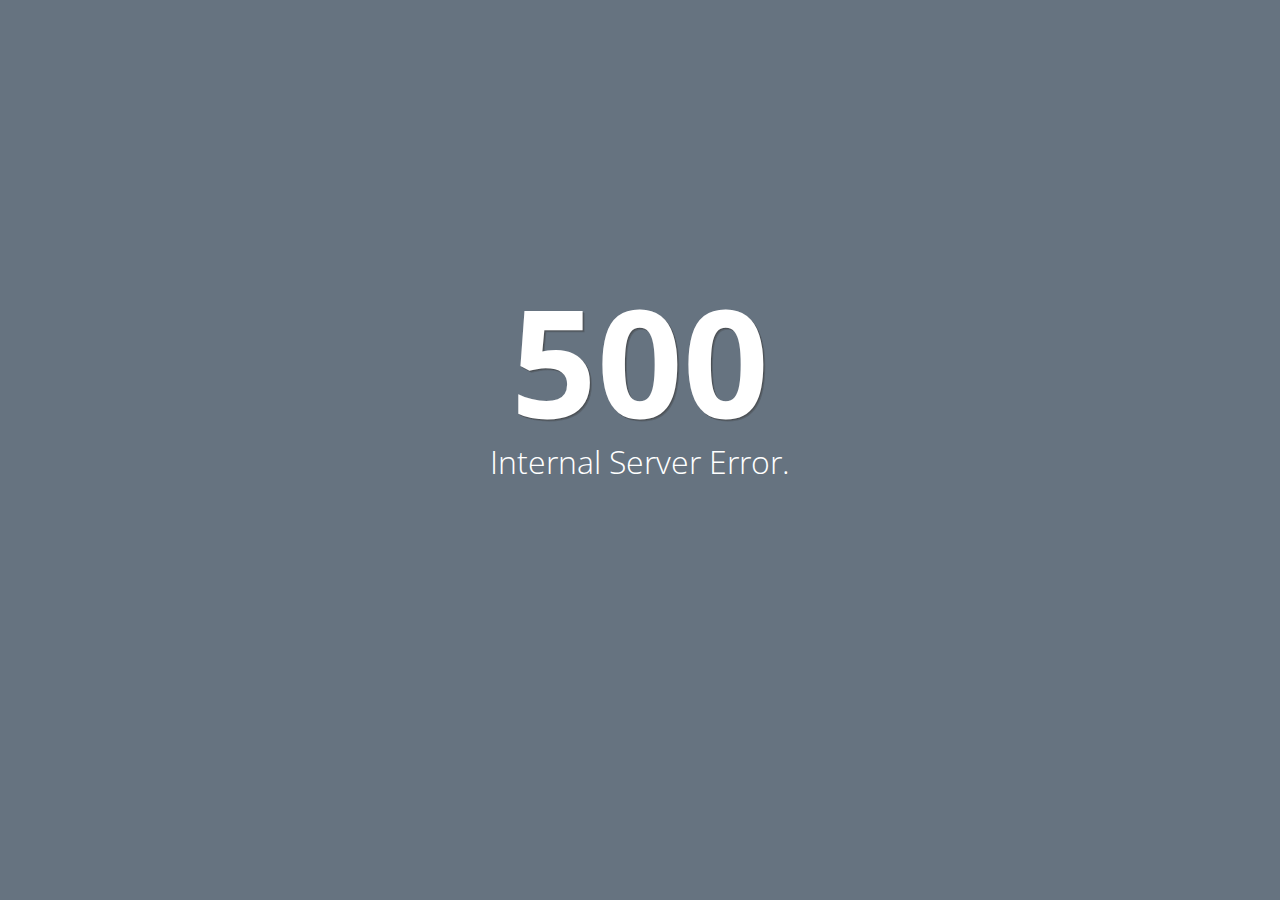
<file: food-code/modular-admin-html-gh-pages/error-500-alt.html>
<!doctype html>
<html class="no-js" lang="en">
    <head>
        <meta charset="utf-8">
        <meta http-equiv="x-ua-compatible" content="ie=edge">
        <title> ModularAdmin - Free Dashboard Theme | HTML Version </title>
        <meta name="description" content="">
        <meta name="viewport" content="width=device-width, initial-scale=1">
        <link rel="apple-touch-icon" href="apple-touch-icon.png">
        <!-- Place favicon.ico in the root directory -->
        <link rel="stylesheet" href="css/vendor.css">
        <!-- Theme initialization -->
        <script>
            var themeSettings = (localStorage.getItem('themeSettings')) ? JSON.parse(localStorage.getItem('themeSettings')) :
            {};
            var themeName = themeSettings.themeName || '';
            if (themeName)
            {
                document.write('<link rel="stylesheet" id="theme-style" href="css/app-' + themeName + '.css">');
            }
            else
            {
                document.write('<link rel="stylesheet" id="theme-style" href="css/app.css">');
            }
        </script>
    </head>
    <body>
        <div class="app blank sidebar-opened">
            <article class="content">
                <div class="error-card global">
                    <div class="error-title-block">
                        <h1 class="error-title">500</h1>
                        <h2 class="error-sub-title"> Internal Server Error. </h2>
                    </div>
                    <div class="error-container">
                        <p>Why not try refreshing your page? or you can contact support</p>
                        <a class="btn btn-primary" href="index.html">
                            <i class="fa fa-angle-left"></i> Back to Dashboard </a>
                    </div>
                </div>
            </article>
        </div>
        <!-- Reference block for JS -->
        <div class="ref" id="ref">
            <div class="color-primary"></div>
            <div class="chart">
                <div class="color-primary"></div>
                <div class="color-secondary"></div>
            </div>
        </div>
        <script>
            (function(i, s, o, g, r, a, m)
            {
                i['GoogleAnalyticsObject'] = r;
                i[r] = i[r] || function()
                {
                    (i[r].q = i[r].q || []).push(arguments)
                }, i[r].l = 1 * new Date();
                a = s.createElement(o),
                    m = s.getElementsByTagName(o)[0];
                a.async = 1;
                a.src = g;
                m.parentNode.insertBefore(a, m)
            })(window, document, 'script', 'https://www.google-analytics.com/analytics.js', 'ga');
            ga('create', 'UA-80463319-4', 'auto');
            ga('send', 'pageview');
        </script>
        <script src="js/vendor.js"></script>
        <script src="js/app.js"></script>
    </body>
</html>
</file>
<file: food-code/modular-admin-html-gh-pages/css/app.css>
@import url(http://fonts.googleapis.com/css?family=Open+Sans:300italic,400italic,600italic,700italic,800italic,400,300,800,700,600);
/*************************************************************
*						App Variables
**************************************************************/
/*************************************************************
*					  Colors Definitions
**************************************************************/
/*************************************************************
*					Common Element Variables
**************************************************************/
/* ***************************************************
*			Page Specific Element Variables
****************************************************** */
/*****************************************
*       Background-image: cover mixin
******************************************/
/*****************************************
*       Media Query Mixins
******************************************/
html,
body {
  padding: 0;
  margin: 0;
  height: 100%;
  min-height: 100%;
  font-family: 'Open Sans', sans-serif;
  color: #4f5f6f;
  overflow-x: hidden;
}

.main-wrapper {
  width: 100%;
  position: absolute;
  height: 100%;
  overflow-y: auto;
  overflow-x: hidden;
}

#ref .color-primary {
  color: #85ce36;
}

#ref .chart .color-primary {
  color: #85ce36;
}

#ref .chart .color-secondary {
  color: #9ed85f;
}

.app {
  position: relative;
  width: 100%;
  padding-left: 240px;
  min-height: 100vh;
  margin: 0 auto;
  left: 0;
  background-color: #f0f3f6;
  -webkit-box-shadow: 0 0 3px #ccc;
  box-shadow: 0 0 3px #ccc;
  -webkit-transition: left 0.3s ease, padding-left 0.3s ease;
  transition: left 0.3s ease, padding-left 0.3s ease;
  overflow: hidden;
}
.app .content {
  padding: 95px 20px 75px 20px;
  min-height: 100vh;
}
@media (min-width: 1200px) {
  .app .content {
    padding: 105px 40px 85px 40px;
  }
}
@media (min-width: 992px) and (max-width: 1199.98px) {
  .app .content {
    padding: 100px 35px 80px 35px;
  }
}
@media (min-width: 768px) and (max-width: 991.98px) {
  .app .content {
    padding: 95px 20px 75px 20px;
  }
}
@media (max-width: 767.98px) {
  .app .content {
    padding: 70px 20px 70px 20px;
  }
}
@media (max-width: 991.98px) {
  .app {
    padding-left: 0;
  }
}
@media (max-width: 991.98px) {
  .app.sidebar-open {
    left: 0;
  }
}
.app.blank {
  background-color: #667380;
}

.auth {
  position: absolute;
  width: 100%;
  height: 100%;
  left: 0;
  background-color: #667380;
  overflow-x: hidden;
  overflow-y: auto;
}

.auth-container {
  width: 450px;
  min-height: 330px;
  position: absolute;
  top: 50%;
  left: 50%;
  -webkit-transform: translateY(-50%) translateX(-50%);
  transform: translateY(-50%) translateX(-50%);
}
.auth-container .auth-header {
  text-align: center;
  border-bottom: 1px solid #85ce36;
}
.auth-container .auth-title {
  color: #97a4b1;
  padding: 20px;
  line-height: 30px;
  font-size: 26px;
  font-weight: 600;
  margin: 0;
}
.auth-container .auth-content {
  padding: 30px 50px;
  min-height: 260px;
}
.auth-container .forgot-btn {
  line-height: 28px;
}
.auth-container .checkbox label {
  padding: 0;
}
.auth-container .checkbox a {
  vertical-align: text-top;
}
.auth-container .checkbox span {
  color: #4f5f6f;
}

@media (max-width: 767.98px) {
  .auth-container {
    width: 100%;
    position: relative;
    left: 0;
    top: 0;
    -webkit-transform: inherit;
    transform: inherit;
    margin: 0;
    margin-bottom: 10px;
  }
  .auth-container .auth-content {
    padding: 30px 25px;
  }
}

/*****************************************
*       Background-image: cover mixin
******************************************/
/*****************************************
*       Media Query Mixins
******************************************/
.row-sm {
  margin-left: -10px;
  margin-right: -10px;
}
.row-sm [class^='col'] {
  padding-left: 10px;
  padding-right: 10px;
}

.title-block {
  padding-bottom: 15px;
  margin-bottom: 30px;
  border-bottom: 1px solid #d7dde4;
}
.title-block::after {
  display: block;
  clear: both;
  content: '';
}
@media (max-width: 767.98px) {
  .title-block {
    margin-bottom: 20px;
  }
}

.subtitle-block {
  padding-bottom: 10px;
  margin-bottom: 20px;
  border-bottom: 1px dashed #e0e5ea;
}

.section {
  display: block;
  margin-bottom: 15px;
}
@media (min-width: 1200px) {
  .section {
    margin-bottom: 25px;
  }
}
@media (min-width: 992px) and (max-width: 1199.98px) {
  .section {
    margin-bottom: 20px;
  }
}
@media (min-width: 768px) and (max-width: 991.98px) {
  .section {
    margin-bottom: 15px;
  }
}
@media (max-width: 767.98px) {
  .section {
    margin-bottom: 10px;
  }
}
.section:last-of-type {
  margin-bottom: 0;
}

.box-placeholder {
  margin-bottom: 15px;
  padding: 20px;
  border: 1px dashed #ddd;
  background: #fafafa;
  color: #444;
  cursor: pointer;
}

.underline-animation {
  position: absolute;
  top: auto;
  bottom: 1px;
  left: 0;
  width: 100%;
  height: 1px;
  background-color: #85ce36;
  content: '';
  -webkit-transition: all 0.2s;
  transition: all 0.2s;
  -webkit-backface-visibility: hidden;
  backface-visibility: hidden;
  -webkit-transform: scaleX(0);
  transform: scaleX(0);
}

.stat-chart {
  border-radius: 50%;
}

.stat {
  white-space: nowrap;
  overflow: hidden;
  text-overflow: ellipsis;
  display: inline-block;
  margin-right: 10px;
}
.stat .value {
  font-size: 20px;
  line-height: 24px;
  overflow: hidden;
  text-overflow: ellipsis;
  font-weight: 500;
}
.stat .name {
  overflow: hidden;
  text-overflow: ellipsis;
}
.stat.lg .value {
  font-size: 26px;
  line-height: 28px;
}
.stat.lg .name {
  font-size: 16px;
}

.list-icon [class^='col'] {
  cursor: pointer;
}
.list-icon [class^='col'] em {
  font-size: 14px;
  width: 40px;
  vertical-align: middle;
  margin: 0;
  display: inline-block;
  text-align: center;
  -webkit-transition: all 1s;
  transition: all 1s;
  line-height: 30px;
}
.list-icon [class^='col']:hover em {
  -webkit-transform: scale(2, 2);
  transform: scale(2, 2);
}

.well {
  background-image: none;
  background-color: #fff;
}

.jumbotron {
  background-image: none;
  background-color: #fff;
  padding: 15px 30px;
}
.jumbotron.jumbotron-fluid {
  padding-left: 0;
  padding-right: 0;
}

.rounded {
  border-radius: 0.25rem;
}

.rounded-l {
  border-radius: 0.3rem;
}

.rounded-s {
  border-radius: 0.2rem;
}

.jqstooltip {
  height: 25px !important;
  width: auto !important;
  border-radius: 0.2rem;
}

.title {
  font-size: 1.45rem;
  font-weight: 600;
  margin-bottom: 0;
}
.title.l {
  font-size: 1.6rem;
}
.title.s {
  font-size: 1.4rem;
}
.card .title {
  font-size: 1.1rem;
  color: #4f5f6f;
}

.title-description {
  margin: 0;
  font-size: 0.9rem;
  font-weight: normal;
  color: #7e8e9f;
}
.title-description.s {
  font-size: 0.8rem;
}
@media (max-width: 767.98px) {
  .title-description {
    display: none;
  }
}

.subtitle {
  font-size: 1.2rem;
  margin: 0;
  color: #7e8e9f;
}

.text-primary {
  color: #85ce36;
}

.text-muted {
  color: #9ba8b5;
}

pre {
  padding: 0;
  border: none;
  background: none;
}

.alert {
  background-image: none;
}
.alert.alert-primary {
  color: #ffffff;
  background-color: #85ce36;
  border-color: #85ce36;
}
.alert.alert-primary hr {
  border-top-color: #78bd2e;
}
.alert.alert-primary .alert-link {
  color: #e6e6e6;
}
.alert.alert-success {
  color: #ffffff;
  background-color: #4bcf99;
  border-color: #4bcf99;
}
.alert.alert-success hr {
  border-top-color: #37ca8e;
}
.alert.alert-success .alert-link {
  color: #e6e6e6;
}
.alert.alert-info {
  color: #ffffff;
  background-color: #76d4f5;
  border-color: #76d4f5;
}
.alert.alert-info hr {
  border-top-color: #5ecdf3;
}
.alert.alert-info .alert-link {
  color: #e6e6e6;
}
.alert.alert-warning {
  color: #ffffff;
  background-color: #fe974b;
  border-color: #fe974b;
}
.alert.alert-warning hr {
  border-top-color: #fe8832;
}
.alert.alert-warning .alert-link {
  color: #e6e6e6;
}
.alert.alert-danger {
  color: #ffffff;
  background-color: #ff4444;
  border-color: #ff4444;
}
.alert.alert-danger hr {
  border-top-color: #ff2b2b;
}
.alert.alert-danger .alert-link {
  color: #e6e6e6;
}
.alert.alert-inverse {
  color: #ffffff;
  background-color: #131e26;
  border-color: #131e26;
}
.alert.alert-inverse hr {
  border-top-color: #0b1115;
}
.alert.alert-inverse .alert-link {
  color: #e6e6e6;
}

.animated {
  -webkit-animation-duration: 0.5s;
  animation-duration: 0.5s;
  -webkit-animation-delay: 0.1s;
  animation-delay: 0.1s;
}

.btn {
  background-image: none;
  border-radius: 0;
  margin-bottom: 5px;
  line-height: 1.2;
}
.btn,
.btn:hover {
  color: #ffffff;
}
.btn.btn-primary {
  color: #212529;
  background-color: #85ce36;
  border-color: #85ce36;
}
.btn.btn-primary:hover {
  color: #fff;
  background-color: #72b22b;
  border-color: #6ba829;
}
.btn.btn-primary:focus,
.btn.btn-primary.focus {
  -webkit-box-shadow: 0 0 0 0.2rem rgba(118, 181, 52, 0.5);
  box-shadow: 0 0 0 0.2rem rgba(118, 181, 52, 0.5);
}
.btn.btn-primary.disabled,
.btn.btn-primary:disabled {
  color: #212529;
  background-color: #85ce36;
  border-color: #85ce36;
}
.btn.btn-primary:not(:disabled):not(.disabled):active,
.btn.btn-primary:not(:disabled):not(.disabled).active,
.show > .btn.btn-primary.dropdown-toggle {
  color: #fff;
  background-color: #6ba829;
  border-color: #649e26;
}
.btn.btn-primary:not(:disabled):not(.disabled):active:focus,
.btn.btn-primary:not(:disabled):not(.disabled).active:focus,
.show > .btn.btn-primary.dropdown-toggle:focus {
  -webkit-box-shadow: 0 0 0 0.2rem rgba(118, 181, 52, 0.5);
  box-shadow: 0 0 0 0.2rem rgba(118, 181, 52, 0.5);
}
.btn.btn-primary,
.btn.btn-primary:hover {
  color: #ffffff;
}
.btn.btn-secondary {
  color: #212529;
  background-color: #fff;
  border-color: #d7dde4;
}
.btn.btn-secondary:hover {
  color: #212529;
  background-color: #ececec;
  border-color: #b9c3cf;
}
.btn.btn-secondary:focus,
.btn.btn-secondary.focus {
  -webkit-box-shadow: 0 0 0 0.2rem rgba(188, 193, 200, 0.5);
  box-shadow: 0 0 0 0.2rem rgba(188, 193, 200, 0.5);
}
.btn.btn-secondary.disabled,
.btn.btn-secondary:disabled {
  color: #212529;
  background-color: #fff;
  border-color: #d7dde4;
}
.btn.btn-secondary:not(:disabled):not(.disabled):active,
.btn.btn-secondary:not(:disabled):not(.disabled).active,
.show > .btn.btn-secondary.dropdown-toggle {
  color: #212529;
  background-color: #e6e6e6;
  border-color: #b1bdca;
}
.btn.btn-secondary:not(:disabled):not(.disabled):active:focus,
.btn.btn-secondary:not(:disabled):not(.disabled).active:focus,
.show > .btn.btn-secondary.dropdown-toggle:focus {
  -webkit-box-shadow: 0 0 0 0.2rem rgba(188, 193, 200, 0.5);
  box-shadow: 0 0 0 0.2rem rgba(188, 193, 200, 0.5);
}
.btn.btn-secondary,
.btn.btn-secondary:hover {
  color: #4f5f6f;
}
.btn.btn-success {
  color: #212529;
  background-color: #4bcf99;
  border-color: #4bcf99;
}
.btn.btn-success:hover {
  color: #fff;
  background-color: #33c087;
  border-color: #31b680;
}
.btn.btn-success:focus,
.btn.btn-success.focus {
  -webkit-box-shadow: 0 0 0 0.2rem rgba(69, 182, 136, 0.5);
  box-shadow: 0 0 0 0.2rem rgba(69, 182, 136, 0.5);
}
.btn.btn-success.disabled,
.btn.btn-success:disabled {
  color: #212529;
  background-color: #4bcf99;
  border-color: #4bcf99;
}
.btn.btn-success:not(:disabled):not(.disabled):active,
.btn.btn-success:not(:disabled):not(.disabled).active,
.show > .btn.btn-success.dropdown-toggle {
  color: #fff;
  background-color: #31b680;
  border-color: #2eac79;
}
.btn.btn-success:not(:disabled):not(.disabled):active:focus,
.btn.btn-success:not(:disabled):not(.disabled).active:focus,
.show > .btn.btn-success.dropdown-toggle:focus {
  -webkit-box-shadow: 0 0 0 0.2rem rgba(69, 182, 136, 0.5);
  box-shadow: 0 0 0 0.2rem rgba(69, 182, 136, 0.5);
}
.btn.btn-info {
  color: #212529;
  background-color: #76d4f5;
  border-color: #76d4f5;
}
.btn.btn-info:hover {
  color: #212529;
  background-color: #52c9f2;
  border-color: #46c5f2;
}
.btn.btn-info:focus,
.btn.btn-info.focus {
  -webkit-box-shadow: 0 0 0 0.2rem rgba(105, 186, 214, 0.5);
  box-shadow: 0 0 0 0.2rem rgba(105, 186, 214, 0.5);
}
.btn.btn-info.disabled,
.btn.btn-info:disabled {
  color: #212529;
  background-color: #76d4f5;
  border-color: #76d4f5;
}
.btn.btn-info:not(:disabled):not(.disabled):active,
.btn.btn-info:not(:disabled):not(.disabled).active,
.show > .btn.btn-info.dropdown-toggle {
  color: #212529;
  background-color: #46c5f2;
  border-color: #3bc1f1;
}
.btn.btn-info:not(:disabled):not(.disabled):active:focus,
.btn.btn-info:not(:disabled):not(.disabled).active:focus,
.show > .btn.btn-info.dropdown-toggle:focus {
  -webkit-box-shadow: 0 0 0 0.2rem rgba(105, 186, 214, 0.5);
  box-shadow: 0 0 0 0.2rem rgba(105, 186, 214, 0.5);
}
.btn.btn-warning {
  color: #212529;
  background-color: #fe974b;
  border-color: #fe974b;
}
.btn.btn-warning:hover {
  color: #212529;
  background-color: #fe8125;
  border-color: #fe7a18;
}
.btn.btn-warning:focus,
.btn.btn-warning.focus {
  -webkit-box-shadow: 0 0 0 0.2rem rgba(221, 134, 70, 0.5);
  box-shadow: 0 0 0 0.2rem rgba(221, 134, 70, 0.5);
}
.btn.btn-warning.disabled,
.btn.btn-warning:disabled {
  color: #212529;
  background-color: #fe974b;
  border-color: #fe974b;
}
.btn.btn-warning:not(:disabled):not(.disabled):active,
.btn.btn-warning:not(:disabled):not(.disabled).active,
.show > .btn.btn-warning.dropdown-toggle {
  color: #212529;
  background-color: #fe7a18;
  border-color: #fe720c;
}
.btn.btn-warning:not(:disabled):not(.disabled):active:focus,
.btn.btn-warning:not(:disabled):not(.disabled).active:focus,
.show > .btn.btn-warning.dropdown-toggle:focus {
  -webkit-box-shadow: 0 0 0 0.2rem rgba(221, 134, 70, 0.5);
  box-shadow: 0 0 0 0.2rem rgba(221, 134, 70, 0.5);
}
.btn.btn-danger {
  color: #fff;
  background-color: #ff4444;
  border-color: #ff4444;
}
.btn.btn-danger:hover {
  color: #fff;
  background-color: #ff1e1e;
  border-color: #ff1111;
}
.btn.btn-danger:focus,
.btn.btn-danger.focus {
  -webkit-box-shadow: 0 0 0 0.2rem rgba(255, 96, 96, 0.5);
  box-shadow: 0 0 0 0.2rem rgba(255, 96, 96, 0.5);
}
.btn.btn-danger.disabled,
.btn.btn-danger:disabled {
  color: #fff;
  background-color: #ff4444;
  border-color: #ff4444;
}
.btn.btn-danger:not(:disabled):not(.disabled):active,
.btn.btn-danger:not(:disabled):not(.disabled).active,
.show > .btn.btn-danger.dropdown-toggle {
  color: #fff;
  background-color: #ff1111;
  border-color: #ff0404;
}
.btn.btn-danger:not(:disabled):not(.disabled):active:focus,
.btn.btn-danger:not(:disabled):not(.disabled).active:focus,
.show > .btn.btn-danger.dropdown-toggle:focus {
  -webkit-box-shadow: 0 0 0 0.2rem rgba(255, 96, 96, 0.5);
  box-shadow: 0 0 0 0.2rem rgba(255, 96, 96, 0.5);
}
.btn.btn-primary-outline {
  color: #85ce36;
  border-color: #85ce36;
}
.btn.btn-primary-outline:hover {
  color: #212529;
  background-color: #85ce36;
  border-color: #85ce36;
}
.btn.btn-primary-outline:focus,
.btn.btn-primary-outline.focus {
  -webkit-box-shadow: 0 0 0 0.2rem rgba(133, 206, 54, 0.5);
  box-shadow: 0 0 0 0.2rem rgba(133, 206, 54, 0.5);
}
.btn.btn-primary-outline.disabled,
.btn.btn-primary-outline:disabled {
  color: #85ce36;
  background-color: transparent;
}
.btn.btn-primary-outline:not(:disabled):not(.disabled):active,
.btn.btn-primary-outline:not(:disabled):not(.disabled).active,
.show > .btn.btn-primary-outline.dropdown-toggle {
  color: #212529;
  background-color: #85ce36;
  border-color: #85ce36;
}
.btn.btn-primary-outline:not(:disabled):not(.disabled):active:focus,
.btn.btn-primary-outline:not(:disabled):not(.disabled).active:focus,
.show > .btn.btn-primary-outline.dropdown-toggle:focus {
  -webkit-box-shadow: 0 0 0 0.2rem rgba(133, 206, 54, 0.5);
  box-shadow: 0 0 0 0.2rem rgba(133, 206, 54, 0.5);
}
.btn.btn-secondary-outline {
  color: #d7dde4;
  border-color: #d7dde4;
}
.btn.btn-secondary-outline:hover {
  color: #212529;
  background-color: #d7dde4;
  border-color: #d7dde4;
}
.btn.btn-secondary-outline:focus,
.btn.btn-secondary-outline.focus {
  -webkit-box-shadow: 0 0 0 0.2rem rgba(215, 221, 228, 0.5);
  box-shadow: 0 0 0 0.2rem rgba(215, 221, 228, 0.5);
}
.btn.btn-secondary-outline.disabled,
.btn.btn-secondary-outline:disabled {
  color: #d7dde4;
  background-color: transparent;
}
.btn.btn-secondary-outline:not(:disabled):not(.disabled):active,
.btn.btn-secondary-outline:not(:disabled):not(.disabled).active,
.show > .btn.btn-secondary-outline.dropdown-toggle {
  color: #212529;
  background-color: #d7dde4;
  border-color: #d7dde4;
}
.btn.btn-secondary-outline:not(:disabled):not(.disabled):active:focus,
.btn.btn-secondary-outline:not(:disabled):not(.disabled).active:focus,
.show > .btn.btn-secondary-outline.dropdown-toggle:focus {
  -webkit-box-shadow: 0 0 0 0.2rem rgba(215, 221, 228, 0.5);
  box-shadow: 0 0 0 0.2rem rgba(215, 221, 228, 0.5);
}
.btn.btn-info-outline {
  color: #76d4f5;
  border-color: #76d4f5;
}
.btn.btn-info-outline:hover {
  color: #212529;
  background-color: #76d4f5;
  border-color: #76d4f5;
}
.btn.btn-info-outline:focus,
.btn.btn-info-outline.focus {
  -webkit-box-shadow: 0 0 0 0.2rem rgba(118, 212, 245, 0.5);
  box-shadow: 0 0 0 0.2rem rgba(118, 212, 245, 0.5);
}
.btn.btn-info-outline.disabled,
.btn.btn-info-outline:disabled {
  color: #76d4f5;
  background-color: transparent;
}
.btn.btn-info-outline:not(:disabled):not(.disabled):active,
.btn.btn-info-outline:not(:disabled):not(.disabled).active,
.show > .btn.btn-info-outline.dropdown-toggle {
  color: #212529;
  background-color: #76d4f5;
  border-color: #76d4f5;
}
.btn.btn-info-outline:not(:disabled):not(.disabled):active:focus,
.btn.btn-info-outline:not(:disabled):not(.disabled).active:focus,
.show > .btn.btn-info-outline.dropdown-toggle:focus {
  -webkit-box-shadow: 0 0 0 0.2rem rgba(118, 212, 245, 0.5);
  box-shadow: 0 0 0 0.2rem rgba(118, 212, 245, 0.5);
}
.btn.btn-success-outline {
  color: #4bcf99;
  border-color: #4bcf99;
}
.btn.btn-success-outline:hover {
  color: #212529;
  background-color: #4bcf99;
  border-color: #4bcf99;
}
.btn.btn-success-outline:focus,
.btn.btn-success-outline.focus {
  -webkit-box-shadow: 0 0 0 0.2rem rgba(75, 207, 153, 0.5);
  box-shadow: 0 0 0 0.2rem rgba(75, 207, 153, 0.5);
}
.btn.btn-success-outline.disabled,
.btn.btn-success-outline:disabled {
  color: #4bcf99;
  background-color: transparent;
}
.btn.btn-success-outline:not(:disabled):not(.disabled):active,
.btn.btn-success-outline:not(:disabled):not(.disabled).active,
.show > .btn.btn-success-outline.dropdown-toggle {
  color: #212529;
  background-color: #4bcf99;
  border-color: #4bcf99;
}
.btn.btn-success-outline:not(:disabled):not(.disabled):active:focus,
.btn.btn-success-outline:not(:disabled):not(.disabled).active:focus,
.show > .btn.btn-success-outline.dropdown-toggle:focus {
  -webkit-box-shadow: 0 0 0 0.2rem rgba(75, 207, 153, 0.5);
  box-shadow: 0 0 0 0.2rem rgba(75, 207, 153, 0.5);
}
.btn.btn-warning-outline {
  color: #fe974b;
  border-color: #fe974b;
}
.btn.btn-warning-outline:hover {
  color: #212529;
  background-color: #fe974b;
  border-color: #fe974b;
}
.btn.btn-warning-outline:focus,
.btn.btn-warning-outline.focus {
  -webkit-box-shadow: 0 0 0 0.2rem rgba(254, 151, 75, 0.5);
  box-shadow: 0 0 0 0.2rem rgba(254, 151, 75, 0.5);
}
.btn.btn-warning-outline.disabled,
.btn.btn-warning-outline:disabled {
  color: #fe974b;
  background-color: transparent;
}
.btn.btn-warning-outline:not(:disabled):not(.disabled):active,
.btn.btn-warning-outline:not(:disabled):not(.disabled).active,
.show > .btn.btn-warning-outline.dropdown-toggle {
  color: #212529;
  background-color: #fe974b;
  border-color: #fe974b;
}
.btn.btn-warning-outline:not(:disabled):not(.disabled):active:focus,
.btn.btn-warning-outline:not(:disabled):not(.disabled).active:focus,
.show > .btn.btn-warning-outline.dropdown-toggle:focus {
  -webkit-box-shadow: 0 0 0 0.2rem rgba(254, 151, 75, 0.5);
  box-shadow: 0 0 0 0.2rem rgba(254, 151, 75, 0.5);
}
.btn.btn-danger-outline {
  color: #ff4444;
  border-color: #ff4444;
}
.btn.btn-danger-outline:hover {
  color: #fff;
  background-color: #ff4444;
  border-color: #ff4444;
}
.btn.btn-danger-outline:focus,
.btn.btn-danger-outline.focus {
  -webkit-box-shadow: 0 0 0 0.2rem rgba(255, 68, 68, 0.5);
  box-shadow: 0 0 0 0.2rem rgba(255, 68, 68, 0.5);
}
.btn.btn-danger-outline.disabled,
.btn.btn-danger-outline:disabled {
  color: #ff4444;
  background-color: transparent;
}
.btn.btn-danger-outline:not(:disabled):not(.disabled):active,
.btn.btn-danger-outline:not(:disabled):not(.disabled).active,
.show > .btn.btn-danger-outline.dropdown-toggle {
  color: #fff;
  background-color: #ff4444;
  border-color: #ff4444;
}
.btn.btn-danger-outline:not(:disabled):not(.disabled):active:focus,
.btn.btn-danger-outline:not(:disabled):not(.disabled).active:focus,
.show > .btn.btn-danger-outline.dropdown-toggle:focus {
  -webkit-box-shadow: 0 0 0 0.2rem rgba(255, 68, 68, 0.5);
  box-shadow: 0 0 0 0.2rem rgba(255, 68, 68, 0.5);
}
.btn.btn-pill-left:focus,
.btn.btn-pill-right:focus,
.btn.btn-oval:focus {
  outline: none;
  outline-offset: initial;
}
.btn.btn-pill-left {
  border-top-left-radius: 25px;
  border-bottom-left-radius: 25px;
}
.btn.btn-pill-right {
  border-top-right-radius: 25px;
  border-bottom-right-radius: 25px;
}
.btn.btn-oval {
  border-radius: 25px;
}
.btn.btn-link {
  text-decoration: none;
}
.btn strong {
  font-weight: 600;
}

.btn-group .dropdown-menu > li:last-child a:hover:before {
  height: 0px;
  -webkit-transform: scaleX(0);
  transform: scaleX(0);
}

.card {
  background-color: #fff;
  -webkit-box-shadow: 1px 1px 5px rgba(126, 142, 159, 0.1);
  box-shadow: 1px 1px 5px rgba(126, 142, 159, 0.1);
  margin-bottom: 10px;
  border-radius: 0;
  border: none;
}
.card .card {
  -webkit-box-shadow: none;
  box-shadow: none;
}
.card .card-header {
  background-image: none;
  background-color: #ffffff;
  -webkit-box-align: center;
  -ms-flex-align: center;
  align-items: center;
  display: -webkit-box;
  display: -ms-flexbox;
  display: flex;
  -webkit-box-orient: horizontal;
  -webkit-box-direction: normal;
  -ms-flex-direction: row;
  flex-direction: row;
  padding: 0;
  border-radius: 0;
  min-height: 50px;
  border: none;
}
.card .card-header::after {
  display: block;
  clear: both;
  content: '';
}
.card .card-header.bordered {
  border-bottom: 1px solid #d7dde4;
}
.card .card-header.card-header-sm {
  min-height: 40px;
}
.card .card-header > span {
  vertical-align: middle;
}
.card .card-header .pull-right {
  margin-left: auto;
}
.card .card-header .header-block {
  padding: 0.5rem 15px;
}
@media (min-width: 1200px) {
  .card .card-header .header-block {
    padding: 0.5rem 20px;
  }
}
@media (max-width: 767.98px) {
  .card .card-header .header-block {
    padding: 0.5rem 10px;
  }
}
.card .card-header .title {
  color: #4f5f6f;
  display: -webkit-inline-box;
  display: -ms-inline-flexbox;
  display: inline-flex;
}
.card .card-header .btn {
  margin: 0;
}
.card .card-header .nav-tabs {
  border-color: transparent;
  -ms-flex-item-align: stretch;
  align-self: stretch;
  display: -webkit-box;
  display: -ms-flexbox;
  display: flex;
  position: relative;
  top: 1px;
}
.card .card-header .nav-tabs .nav-item {
  margin-left: 0;
  display: -webkit-box;
  display: -ms-flexbox;
  display: flex;
  -ms-flex-item-align: stretch;
  align-self: stretch;
}
.card .card-header .nav-tabs .nav-item .nav-link {
  display: -webkit-box;
  display: -ms-flexbox;
  display: flex;
  -ms-flex-item-align: stretch;
  align-self: stretch;
  -webkit-box-align: center;
  -ms-flex-align: center;
  align-items: center;
  color: #4f5f6f;
  opacity: 0.7;
  padding-left: 10px;
  padding-right: 10px;
  border-radius: 0;
  font-size: 14px;
  border-top-width: 2px;
  border-bottom: 1px solid #d7dde4;
  text-decoration: none;
}
.card .card-header .nav-tabs .nav-item .nav-link.active {
  border-top-color: #85ce36;
  border-bottom-color: transparent;
  opacity: 1;
}
.card .card-header .nav-tabs .nav-item .nav-link.active:hover,
.card .card-header .nav-tabs .nav-item .nav-link.active:focus {
  opacity: 1;
  background-color: #ffffff;
  border-color: #d7dde4 #d7dde4 transparent;
  border-top-color: #85ce36;
}
.card .card-header .nav-tabs .nav-item .nav-link:hover,
.card .card-header .nav-tabs .nav-item .nav-link:focus {
  opacity: 1;
  background-color: transparent;
  border-color: transparent;
}
.card.card-default > .card-header {
  background-color: #fff;
  color: inherit;
}
.card.card-primary {
  border-color: #85ce36;
}
.card.card-primary > .card-header {
  background-color: #85ce36;
  border-color: #85ce36;
}
.card.card-success > .card-header {
  background-color: #4bcf99;
}
.card.card-info > .card-header {
  background-color: #76d4f5;
}
.card.card-warning > .card-header {
  background-color: #fe974b;
}
.card.card-danger > .card-header {
  background-color: #ff4444;
}
.card.card-inverse > .card-header {
  background-color: #131e26;
}
.card .title-block,
.card .card-title-block {
  padding-bottom: 0;
  margin-bottom: 20px;
  border: none;
}
.card .title-block::after,
.card .card-title-block::after {
  display: block;
  clear: both;
  content: '';
}
.card .section {
  margin-bottom: 20px;
}
.card .example,
.card .section.demo {
  margin-bottom: 20px;
}

.card-block {
  padding: 15px;
}
.card-block .tab-content {
  padding: 0;
  border-color: transparent;
}
@media (min-width: 1200px) {
  .card-block {
    padding: 20px;
  }
}
@media (max-width: 767.98px) {
  .card-block {
    padding: 10px;
  }
}

.card-footer {
  background-color: #fafafa;
}

.easy-pie-chart {
  width: 50px;
  height: 50px;
  display: inline-block;
  background-color: #d7dde4;
  border-radius: 5px;
}

.dropdown-menu {
  float: left;
  -webkit-box-shadow: 2px 3px 6px rgba(126, 142, 159, 0.1);
  box-shadow: 2px 3px 6px rgba(126, 142, 159, 0.1);
  border: 1px solid rgba(126, 142, 159, 0.1);
  border-top-left-radius: 0;
  border-top-right-radius: 0;
}
.dropdown-menu .dropdown-item {
  display: block;
  padding: 0px 15px;
  clear: both;
  font-weight: normal;
  color: #4f5f6f;
  white-space: nowrap;
  -webkit-transition: none;
  transition: none;
}
.dropdown-menu .dropdown-item i {
  margin-right: 2px;
}
.dropdown-menu .dropdown-item:hover {
  color: #85ce36 !important;
  background: none;
  background-color: whitesmoke;
}

.flex-row {
  display: -webkit-box;
  display: -ms-flexbox;
  display: flex;
  -webkit-box-orient: horizontal;
  -webkit-box-direction: normal;
  -ms-flex-direction: row;
  flex-direction: row;
}

.flex-col {
  display: -webkit-box;
  display: -ms-flexbox;
  display: flex;
  -webkit-box-orient: vertical;
  -webkit-box-direction: normal;
  -ms-flex-direction: column;
  flex-direction: column;
}

.centralize-y {
  display: -webkit-box;
  display: -ms-flexbox;
  display: flex;
  -webkit-box-align: center;
  -ms-flex-align: center;
  align-items: center;
}

.images-container::after {
  display: block;
  clear: both;
  content: '';
}

.images-container .image-container {
  float: left;
  padding: 3px;
  margin-right: 10px;
  margin-bottom: 35px;
  position: relative;
  border: 1px solid #e6eaee;
  overflow: hidden;
}
.images-container .image-container.active {
  border-color: #85ce36;
}
.images-container .image-container:hover .controls {
  bottom: 0;
  opacity: 1;
}

.images-container .controls {
  position: absolute;
  left: 0;
  right: 0;
  opacity: 0;
  bottom: -35px;
  text-align: center;
  height: 35px;
  font-size: 24px;
  -webkit-transition: bottom 0.2s ease, opacity 0.2s ease;
  transition: bottom 0.2s ease, opacity 0.2s ease;
  background-color: #fff;
}
.images-container .controls::after {
  display: block;
  clear: both;
  content: '';
}
.images-container .controls .control-btn {
  display: inline-block;
  color: #4f5f6f;
  cursor: pointer;
  width: 35px;
  height: 35px;
  line-height: 35px;
  text-align: center;
  opacity: 0.5;
  -webkit-transition: opacity 0.3s ease;
  transition: opacity 0.3s ease;
}
.images-container .controls .control-btn:hover {
  opacity: 1;
}
.images-container .controls .control-btn.move {
  cursor: move;
}
.images-container .controls .control-btn.star {
  color: #ffb300;
}
.images-container .controls .control-btn.star i:before {
  content: '\f006';
}
.images-container .controls .control-btn.star.active i:before {
  content: '\f005';
}
.images-container .controls .control-btn.remove {
  color: #ff4444;
}

.images-container .image {
  background-size: cover;
  background-position: center;
  background-repeat: no-repeat;
  width: 130px;
  height: 135px;
  line-height: 135px;
  text-align: center;
}

.images-container .image-container.main {
  border-color: #ffb300;
}

.images-container .image-container.new {
  opacity: 0.6;
  -webkit-transition: opacity 0.3s ease;
  transition: opacity 0.3s ease;
  border-style: dashed;
  border: 1px #85ce36 solid;
  color: #85ce36;
}
.images-container .image-container.new .image {
  font-size: 2.5rem;
}
.images-container .image-container.new:hover {
  opacity: 1;
}

input,
textarea {
  outline: none;
}

.form-group .row {
  margin-left: -10px;
  margin-right: -10px;
}
.form-group .row [class^='col'] {
  padding-left: 10px;
  padding-right: 10px;
}

.form-group.has-error span.has-error {
  color: #ff4444;
  font-size: 13px;
  display: block !important;
}

.form-group.has-error .form-control-feedback {
  color: #ff4444;
}

.form-group.has-warning span.has-warning {
  color: #fe974b;
  font-size: 13px;
  display: block !important;
}

.form-group.has-warning .form-control-feedback {
  color: #fe974b;
}

.form-group.has-success span.has-success {
  color: #4bcf99;
  font-size: 13px;
  display: block !important;
}

.form-group.has-success .form-control-feedback {
  color: #4bcf99;
}

/* Input groups */
.input-group {
  margin-bottom: 10px;
}
.input-group .form-control {
  padding-left: 5px;
}
.input-group .input-group-btn .btn {
  margin-bottom: 0;
}
.input-group span.input-group-addon {
  font-style: italic;
  border: none;
  border-radius: 0;
  border: none;
  background-color: #d7dde4;
  -webkit-transition: background-color ease-in-out 15s, color ease-in-out 0.15s;
  transition: background-color ease-in-out 15s, color ease-in-out 0.15s;
}
.input-group span.input-group-addon.focus {
  background-color: #85ce36;
  color: #ffffff;
}

label,
.control-label {
  font-weight: 600;
}

.form-control.underlined {
  padding-left: 0;
  padding-right: 0;
  border-radius: 0;
  border: none;
  border-radius: 0;
  -webkit-box-shadow: none;
  box-shadow: none;
  border-bottom: 1px solid #d7dde4;
}
.form-control.underlined.indented {
  padding: 0.375rem 0.75rem;
}
.has-error .form-control.underlined:focus,
.has-warning .form-control.underlined:focus,
.has-success .form-control.underlined:focus,
.form-control.underlined:focus {
  border: none;
  -webkit-box-shadow: none;
  box-shadow: none;
  border-bottom: 1px solid #85ce36;
}
.has-error .form-control.underlined {
  -webkit-box-shadow: none;
  box-shadow: none;
  border-color: #ff4444;
}
.has-warning .form-control.underlined {
  -webkit-box-shadow: none;
  box-shadow: none;
  border-color: #fe974b;
}
.has-success .form-control.underlined {
  -webkit-box-shadow: none;
  box-shadow: none;
  border-color: #4bcf99;
}

.form-control.boxed {
  border-radius: 0;
  -webkit-box-shadow: none;
  box-shadow: none;
}
.form-control.boxed:focus {
  border: 1px solid #85ce36;
}

.radio,
.checkbox {
  display: none;
}
.radio + span,
.checkbox + span {
  padding: 0;
  padding-right: 10px;
}
.radio + span:before,
.checkbox + span:before {
  font-family: FontAwesome;
  font-size: 21px;
  display: inline-block;
  vertical-align: middle;
  letter-spacing: 10px;
  color: #c8d0da;
}
.radio:checked + span:before,
.checkbox:checked + span:before {
  color: #85ce36;
}
.radio:disabled + span:before,
.checkbox:disabled + span:before {
  opacity: 0.5;
  cursor: not-allowed;
}
.radio:checked:disabled + span:before,
.checkbox:checked:disabled + span:before {
  color: #c8d0da;
}

.checkbox + span:before {
  content: '\f0c8';
}

.checkbox:checked + span:before {
  content: '\f14a';
}

.checkbox.rounded + span:before {
  content: '\f111';
}

.checkbox.rounded:checked + span:before {
  content: '\f058';
}

.radio + span:before {
  content: '\f111';
}

.radio:checked + span:before {
  content: '\f192';
}

.radio.squared + span:before {
  content: '\f0c8';
}

.radio.squared:checked + span:before {
  content: '\f14a';
}

.form-control::-webkit-input-placeholder {
  font-style: italic;
  color: #c8d0da;
}

.form-control:-moz-placeholder {
  /* Firefox 18- */
  font-style: italic;
  color: #d7dde4;
}

.form-control::-moz-placeholder {
  /* Firefox 19+ */
  font-style: italic;
  color: #d7dde4;
}

.form-control:-ms-input-placeholder {
  font-style: italic;
  color: #d7dde4;
}

/* *******************************************
*		  Item List general styles
********************************************** */
.item-list {
  list-style: none;
  padding: 0;
  margin: 0;
  margin-bottom: 0;
  line-height: 1.4rem;
  display: -webkit-box;
  display: -ms-flexbox;
  display: flex;
  -webkit-box-orient: vertical;
  -webkit-box-direction: normal;
  -ms-flex-flow: column nowrap;
  flex-flow: column nowrap;
}
@media (min-width: 992px) and (max-width: 1199.98px) {
  .item-list {
    font-size: 1rem;
  }
}
@media (min-width: 768px) and (max-width: 991.98px) {
  .item-list {
    font-size: 0.95rem;
  }
}
@media (max-width: 767.98px) {
  .item-list {
    font-size: 1.05rem;
  }
}
.item-list.striped > li {
  border-bottom: 1px solid #e9edf0;
}
.item-list.striped > li:nth-child(2n + 1) {
  background-color: #fcfcfd;
}
@media (max-width: 767.98px) {
  .item-list.striped > li:nth-child(2n + 1) {
    background-color: #f8f9fb;
  }
}
.item-list.striped .item-list-footer {
  border-bottom: none;
}

/* *******************************************
*			Item general styles
********************************************** */
.item-list .item {
  display: -webkit-box;
  display: -ms-flexbox;
  display: flex;
  -webkit-box-orient: vertical;
  -webkit-box-direction: normal;
  -ms-flex-direction: column;
  flex-direction: column;
}

.item-list .item-row {
  display: -webkit-box;
  display: -ms-flexbox;
  display: flex;
  -webkit-box-align: stretch;
  -ms-flex-align: stretch;
  align-items: stretch;
  -webkit-box-orient: horizontal;
  -webkit-box-direction: normal;
  -ms-flex-direction: row;
  flex-direction: row;
  -webkit-box-pack: justify;
  -ms-flex-pack: justify;
  justify-content: space-between;
  -ms-flex-wrap: wrap;
  flex-wrap: wrap;
  min-width: 100%;
}
.item-list .item-row.nowrap {
  -ms-flex-wrap: nowrap;
  flex-wrap: nowrap;
}

.item-list .item-col {
  -webkit-box-align: center;
  -ms-flex-align: center;
  align-items: center;
  display: -webkit-box;
  display: -ms-flexbox;
  display: flex;
  padding: 10px 10px 10px 0;
  -ms-flex-preferred-size: 0;
  flex-basis: 0;
  -webkit-box-flex: 2;
  -ms-flex-positive: 1;
  flex-grow: 4;
  -ms-flex-negative: 2;
  flex-shrink: 1;
  margin-left: auto;
  margin-right: auto;
  min-width: 0;
}
.item-list .item-col.fixed {
  -webkit-box-flex: 0;
  -ms-flex-positive: 0;
  flex-grow: 0;
  -ms-flex-negative: 0;
  flex-shrink: 0;
  -ms-flex-preferred-size: auto;
  flex-basis: auto;
}
.item-list .item-col.pull-left {
  margin-right: auto;
}
.item-list .item-col.pull-right {
  margin-left: auto;
}
.item-list .item-col.pull-center {
  margin: auto;
}
.item-list .item-col > div {
  width: 100%;
}
.item-list .item-col:last-child {
  padding-right: 0;
}

.item-list .no-overflow {
  overflow: hidden;
}

.item-list .no-wrap {
  overflow: hidden;
  text-overflow: ellipsis;
  white-space: nowrap;
}

/* *******************************************
*				Item components
********************************************** */
.item-list {
  /********************************************
	*					Header
	*********************************************/
  /********************************************
	*					Heading
	*********************************************/
  /********************************************
	*					Checkbox
	*********************************************/
  /********************************************
	*					Image
	*********************************************/
  /********************************************
	*					Title
	*********************************************/
  /********************************************
	*					Stats
	*********************************************/
  /********************************************
	*				     Actions
	*********************************************/
  /********************************************
	*			   Something else?
	*********************************************/
}
.item-list .item-list-header .item-col.item-col-header span {
  color: rgb(240, 6, 6);
  font-size: 0.8rem;
  font-weight: 700 !important;
  margin: auto;
  width: 50%;
}
.item-list .item-heading {
  font-size: 0.9rem;
  display: none;
  color: #666;
  font-weight: 700;
  padding-right: 10px;
}
@media (max-width: 767.98px) {
  .item-list .item-heading {
    display: block;
  }
}
@media (min-width: 576px) and (max-width: 767.98px) {
  .item-list .item-heading {
    width: 100%;
  }
}
@media (max-width: 575.98px) {
  .item-list .item-heading {
    width: 40%;
  }
}
.item-list .item-col.item-col-check {
  -ms-flex-preferred-size: 30px;
  flex-basis: 30px;
}
@media (max-width: 767.98px) {
  .item-list .item-col.item-col-check {
    -webkit-box-ordinal-group: -7;
    -ms-flex-order: -8;
    order: -8;
  }
}
.item-list .item-check {
  margin-bottom: 0;
}
.item-list .item-check .checkbox + span {
  padding-right: 0;
}
.item-list .item-check .checkbox + span:before {
  width: 20px;
}
.item-list .item-col.item-col-img {
  display: -webkit-box;
  display: -ms-flexbox;
  display: flex;
  -ms-flex-preferred-size: 70px;
  flex-basis: 70px;
}
.item-list .item-col.item-col-img.xs {
  -ms-flex-preferred-size: 40px;
  flex-basis: 40px;
}
.item-list .item-col.item-col-img.sm {
  -ms-flex-preferred-size: 50px;
  flex-basis: 50px;
}
.item-list .item-col.item-col-img.lg {
  -ms-flex-preferred-size: 100px;
  flex-basis: 100px;
}
.item-list .item-col.item-col-img.xl {
  -ms-flex-preferred-size: 120px;
  flex-basis: 120px;
}
.item-list .item-col.item-col-img a {
  width: 100%;
}
.item-list .item-img {
  -webkit-box-flex: 1;
  -ms-flex-positive: 1;
  flex-grow: 1;
  -ms-flex-item-align: stretch;
  align-self: stretch;
  background-color: #efefef;
  padding-bottom: 100%;
  width: 100%;
  height: 0;
  background-size: cover;
  background-position: center;
  background-repeat: no-repeat;
}
@media (max-width: 767.98px) {
  .item-list .item-col.item-col-title {
    -webkit-box-ordinal-group: -3;
    -ms-flex-order: -4;
    order: -4;
  }
}
.item-list .item-col.item-col-title a {
  display: block;
}
.item-list .item-title {
  margin: auto;
  width: 50%;
  font-size: inherit;
  line-height: inherit;
  font-weight: 600;
}
.item-list .item-stats {
  height: 1.4rem;
}
.item-list .item-col.item-col-actions-dropdown {
  -ms-flex-preferred-size: 40px;
  flex-basis: 40px;
  text-align: center;
  padding-left: 0 !important;
}
@media (max-width: 767.98px) {
  .item-list .item-col.item-col-actions-dropdown {
    -webkit-box-ordinal-group: -2;
    -ms-flex-order: -3;
    order: -3;
    -ms-flex-preferred-size: 40px !important;
    flex-basis: 40px !important;
    padding-right: 10px;
  }
}
.item-list .item-actions-dropdown {
  position: relative;
  font-size: 1.1rem;
}
.item-list .item-actions-dropdown.active .item-actions-block {
  max-width: 120px;
}
.item-list .item-actions-dropdown.active .item-actions-toggle-btn {
  color: #85ce36;
}
.item-list .item-actions-dropdown.active .item-actions-toggle-btn .active {
  display: block;
}
.item-list .item-actions-dropdown.active .item-actions-toggle-btn .inactive {
  display: none;
}
.item-list .item-actions-dropdown .item-actions-toggle-btn {
  color: #9ba8b5;
  font-size: 1.2rem;
  cursor: pointer;
  width: 100%;
  line-height: 30px;
  text-align: center;
  text-decoration: none;
}
.item-list .item-actions-dropdown .item-actions-toggle-btn .active {
  display: none;
}
.item-list .item-actions-dropdown .item-actions-block {
  height: 30px;
  max-width: 0px;
  line-height: 30px;
  overflow: hidden;
  position: absolute;
  top: 0;
  right: 100%;
  background-color: #d7dde4;
  border-radius: 3px;
  -webkit-transition: all 0.15s ease-in-out;
  transition: all 0.15s ease-in-out;
}
.item-list .item-actions-dropdown .item-actions-block.direction-right {
  right: auto;
  left: 100%;
}
.item-list .item-actions-dropdown .item-actions-block .item-actions-list {
  padding: 0;
  list-style: none;
  white-space: nowrap;
  padding: 0 5px;
}
.item-list .item-actions-dropdown .item-actions-block .item-actions-list li {
  display: inline-block;
  padding: 0;
}
.item-list .item-actions-dropdown .item-actions-block .item-actions-list a {
  display: block;
  padding: 0 5px;
}
.item-list
  .item-actions-dropdown
  .item-actions-block
  .item-actions-list
  a.edit {
  color: #38424c;
}
.item-list
  .item-actions-dropdown
  .item-actions-block
  .item-actions-list
  a.check {
  color: #40b726;
}
.item-list
  .item-actions-dropdown
  .item-actions-block
  .item-actions-list
  a.remove {
  color: #db0e1e;
}

/* *******************************************
*				Adjustments
********************************************** */
.card > .item-list .item > .item-row {
  padding: 0 15px;
}
@media (min-width: 1200px) {
  .card > .item-list .item > .item-row {
    padding: 0 20px;
  }
}
@media (max-width: 767.98px) {
  .card > .item-list .item > .item-row {
    padding: 0 10px;
  }
}

.logo {
  display: inline-block;
  width: 45px;
  height: 25px;
  vertical-align: middle;
  margin-right: 5px;
  position: relative;
}
.logo .l {
  width: 11px;
  height: 11px;
  border-radius: 50%;
  background-color: #85ce36;
  position: absolute;
}
.logo .l.l1 {
  bottom: 0;
  left: 0;
}
.logo .l.l2 {
  width: 7px;
  height: 7px;
  bottom: 13px;
  left: 10px;
}
.logo .l.l3 {
  width: 7px;
  height: 7px;
  bottom: 4px;
  left: 17px;
}
.logo .l.l4 {
  bottom: 13px;
  left: 25px;
}
.logo .l.l5 {
  bottom: 0;
  left: 34px;
}

.modal-body.modal-tab-container {
  padding: 0;
}
.modal-body.modal-tab-container .modal-tabs {
  padding-left: 0;
  margin-bottom: 0;
  list-style: none;
  background-color: #ffffff;
  border-bottom: 1px solid #ddd;
  -webkit-box-shadow: 0 0 2px rgba(0, 0, 0, 0.3);
  box-shadow: 0 0 2px rgba(0, 0, 0, 0.3);
}
.modal-body.modal-tab-container .modal-tabs .nav-link {
  padding: 10px 20px;
  border: none;
}
.modal-body.modal-tab-container .modal-tabs .nav-link:hover,
.modal-body.modal-tab-container .modal-tabs .nav-link.active {
  color: #85ce36;
  border-bottom: 2px solid #85ce36;
}
.modal-body.modal-tab-container .modal-tabs .nav-link.active {
  font-weight: 600;
}

a:not(.btn) {
  -webkit-transition: initial;
  transition: initial;
  text-decoration: underline;
  color: #969696;
}
a:not(.btn):hover {
  text-decoration: underline;
  color: #70b02b;
}
a:not(.btn):hover:before {
  -webkit-transform: scaleX(1);
  transform: scaleX(1);
}
a:not(.btn):focus {
  text-decoration: none;
}

span a {
  vertical-align: text-bottom;
}

[class^='nav'] li > a,
[class*=' nav'] li > a {
  display: block;
}
[class^='nav'] li > a:before,
[class*=' nav'] li > a:before {
  display: none;
}

.nav.nav-tabs-bordered {
  border-color: #85ce36;
}
.nav.nav-tabs-bordered + .tab-content {
  border-style: solid;
  border-width: 0 1px 1px 1px;
  border-color: #85ce36;
  padding: 10px 20px 0;
}
.nav.nav-tabs-bordered .nav-item .nav-link {
  text-decoration: none;
}
.nav.nav-tabs-bordered .nav-item .nav-link:hover {
  color: #ffffff;
  background-color: #85ce36;
  border: 1px solid #85ce36;
}
.nav.nav-tabs-bordered .nav-item .nav-link.active {
  border-color: #85ce36;
  border-bottom-color: transparent;
}
.nav.nav-tabs-bordered .nav-item .nav-link.active:hover {
  background-color: #ffffff;
  color: inherit;
}

.nav.nav-pills + .tab-content {
  border: 0;
  padding: 5px;
}

.nav.nav-pills .nav-item .nav-link {
  text-decoration: none;
}
.nav.nav-pills .nav-item .nav-link:hover {
  color: #4f5f6f;
  background-color: transparent;
  border: 0;
}
.nav.nav-pills .nav-item .nav-link.active {
  border-color: #85ce36;
  border-bottom-color: transparent;
  background-color: #85ce36;
}
.nav.nav-pills .nav-item .nav-link.active:hover {
  background-color: #85ce36;
  color: #ffffff;
}

#nprogress .bar {
  background: #85ce36 !important;
}
#nprogress .bar .peg {
  -webkit-box-shadow: 0 0 10px #85ce36, 0 0 5px #85ce36;
  box-shadow: 0 0 10px #85ce36, 0 0 5px #85ce36;
}

#nprogress .spinner {
  top: 25px !important;
  right: 23px !important;
}
#nprogress .spinner .spinner-icon {
  border-top-color: #85ce36 !important;
  border-left-color: #85ce36 !important;
}

.pagination {
  margin-top: 0;
  display: -webkit-inline-box;
  display: -ms-inline-flexbox;
  display: inline-flex;
}
.pagination .page-item .page-link {
  color: #85ce36;
}
.pagination .page-item.active .page-link,
.pagination .page-item.active .page-link:focus,
.pagination .page-item.active .page-link:hover {
  color: #fff;
  border-color: #85ce36;
  background-color: #85ce36;
}

.sameheight {
  display: -webkit-box;
  display: -ms-flexbox;
  display: flex;
  -webkit-box-orient: horizontal;
  -webkit-box-direction: normal;
  -ms-flex-direction: row;
  flex-direction: row;
  -webkit-box-align: stretch;
  -ms-flex-align: stretch;
  align-items: stretch;
}

/* Let's get this party started */
::-webkit-scrollbar {
  width: 7px;
  height: 7px;
}

/* Track */
::-webkit-scrollbar-track {
  border-radius: 0;
}

/* Handle */
::-webkit-scrollbar-thumb {
  border-radius: 0;
  background: #78bd2e;
}

::-webkit-scrollbar-thumb:window-inactive {
  background: #85ce36;
}

.table label {
  margin-bottom: 0;
}

.table .checkbox + span {
  margin-bottom: 0;
}
.table .checkbox + span:before {
  line-height: 20px;
}

.error-card {
  width: 410px;
  min-height: 330px;
  margin: 60px auto;
}
.error-card .error-title {
  font-size: 150px;
  line-height: 150px;
  font-weight: 700;
  color: #252932;
  text-align: center;
  text-shadow: rgba(61, 61, 61, 0.3) 0.5px 0.5px, rgba(61, 61, 61, 0.2) 1px 1px,
    rgba(61, 61, 61, 0.3) 1.5px 1.5px;
}
.error-card .error-sub-title {
  font-weight: 100;
  text-align: center;
}
.error-card .error-container {
  text-align: center;
  visibility: hidden;
}
.error-card .error-container.visible {
  visibility: visible;
}
.error-card.global {
  position: absolute;
  top: 50%;
  left: 50%;
  -webkit-transform: translateY(-50%) translateX(-50%);
  transform: translateY(-50%) translateX(-50%);
  margin: 0;
}
.error-card.global .error-title {
  color: #ffffff;
}
.error-card.global .error-sub-title,
.error-card.global .error-container {
  color: #ffffff;
}

@media (min-width: 768px) and (max-width: 991.98px) {
  .error-card {
    width: 50%;
  }
  .error-card.global {
    position: relative;
    top: 25%;
    left: 0;
    -webkit-transform: inherit;
    transform: inherit;
    margin: 40px auto;
  }
}

@media (max-width: 767.98px) {
  .error-card {
    width: 90%;
  }
  .error-card.global {
    position: relative;
    top: 25%;
    left: 0;
    -webkit-transform: inherit;
    transform: inherit;
    margin: 40px auto;
  }
}

.modal .modal-content {
  border-radius: 0;
}

.modal .modal-header {
  background-color: #85ce36;
  color: #ffffff;
}

.modal .modal-footer .btn {
  margin-bottom: 0;
}

.footer {
  background-color: #fff;
  position: absolute;
  left: 240px;
  right: 0;
  bottom: 0;
  height: 50px;
  display: -webkit-box;
  display: -ms-flexbox;
  display: flex;
  -webkit-box-pack: justify;
  -ms-flex-pack: justify;
  justify-content: space-between;
  -webkit-box-align: center;
  -ms-flex-align: center;
  align-items: center;
}
.footer-fixed .footer {
  position: fixed;
}
.footer .footer-block {
  vertical-align: middle;
  margin-left: 20px;
  margin-right: 20px;
}
.footer .footer-github-btn {
  vertical-align: middle;
}
@media (max-width: 991.98px) {
  .footer {
    left: 0;
  }
}
.footer .author > ul {
  list-style: none;
  margin: 0;
  padding: 0;
}
.footer .author > ul li {
  display: inline-block;
}
.footer .author > ul li:after {
  content: '|';
}
.footer .author > ul li:last-child:after {
  content: '';
}
@media (max-width: 991.98px) {
  .footer .author > ul li {
    display: block;
    text-align: right;
  }
  .footer .author > ul li:after {
    content: '';
  }
}
@media (max-width: 991.98px) {
  .footer .author > ul {
    display: block;
  }
}
@media (max-width: 767.98px) {
  .footer .author > ul {
    display: none;
  }
}

.header {
  background-color: #d7dde4;
  height: 70px;
  position: absolute;
  left: 240px;
  right: 0;
  -webkit-transition: left 0.3s ease;
  transition: left 0.3s ease;
  z-index: 10;
  display: -webkit-box;
  display: -ms-flexbox;
  display: flex;
  -webkit-box-align: center;
  -ms-flex-align: center;
  align-items: center;
  -webkit-box-pack: justify;
  -ms-flex-pack: justify;
  justify-content: space-between;
}
@media (max-width: 991.98px) {
  .header {
    left: 0;
  }
}
@media (max-width: 767.98px) {
  .header {
    left: 0;
    height: 50px;
  }
}
.header-fixed .header {
  position: fixed;
}
@media (max-width: 767.98px) {
  .header .header-block {
    padding: 5px;
  }
}

.wyswyg {
  border: 1px solid #d7dde4;
}
.wyswyg .ql-container {
  border-top: 1px solid #d7dde4;
}
.wyswyg .toolbar .btn {
  margin: 0;
}
.wyswyg .ql-container {
  font-size: 1rem;
}
.wyswyg .ql-container .ql-editor {
  min-height: 200px;
}

.sidebar {
  background-color: #3a4651;
  width: 240px;
  padding-bottom: 60px;
  position: absolute;
  top: 0;
  left: 0;
  bottom: 0;
  -webkit-transition: left 0.3s ease;
  transition: left 0.3s ease;
  z-index: 20;
}
@media (max-width: 991.98px) {
  .sidebar {
    position: fixed;
    left: -240px;
  }
}
.sidebar-fixed .sidebar {
  position: fixed;
}
.sidebar-open .sidebar {
  left: 0;
}
.sidebar .sidebar-container {
  position: absolute;
  top: 0;
  bottom: 51px;
  width: 100%;
  left: 0;
  overflow-y: auto;
  overflow-x: hidden;
}
.sidebar .sidebar-container::-webkit-scrollbar-track {
  background-color: #2c353e;
}
.sidebar .label {
  font-size: 0.75em;
  display: inline-block;
  border-radius: 0.2em;
  padding: 2px 5px;
  background-color: #ccc;
  color: #000;
  margin: 0 3px;
}
.sidebar .label-screenful {
  color: #fff;
  background-color: #6769d4;
}
.sidebar .sidebar-menu {
  font-size: 14px;
  list-style: none;
  margin: 0;
  padding: 0;
}
.sidebar .sidebar-menu li a:focus,
.open .sidebar .sidebar-menu li a:focus {
  background-color: inherit;
}
.sidebar .sidebar-menu ul {
  padding: 0;
  height: 0px;
  overflow: hidden;
}
.loaded .sidebar .sidebar-menu ul {
  height: auto;
}
.sidebar .sidebar-menu li.active ul {
  height: auto;
}
.sidebar .sidebar-menu li a {
  color: rgba(255, 255, 255, 0.5);
  text-decoration: none;
  display: block;
}
.sidebar .sidebar-menu li a:hover,
.sidebar .sidebar-menu li.open > a,
.sidebar .sidebar-menu li.open a:hover {
  color: #ffffff;
  background-color: #2d363f;
}
.sidebar .sidebar-menu .arrow {
  float: right;
  font-size: 18px;
  line-height: initial;
  -webkit-transition: all 0.3s ease;
  transition: all 0.3s ease;
  margin-right: 0;
}
.sidebar .sidebar-menu .arrow:before {
  content: '\f105' !important;
}
.sidebar .sidebar-menu li.open > a .arrow {
  -webkit-transform: rotate(90deg);
  transform: rotate(90deg);
}
.sidebar .sidebar-menu > li > a {
  padding-top: 15px;
  padding-bottom: 15px;
  padding-left: 20px;
  padding-right: 15px;
}
.sidebar .sidebar-menu > li.active > a,
.sidebar .sidebar-menu > li.active > a:hover {
  background-color: #85ce36 !important;
  color: #ffffff !important;
}
.sidebar .sidebar-menu > li.open > a {
  background-color: #333e48;
}
.sidebar .sidebar-menu > li > a i {
  margin-right: 5px;
  font-size: 16px;
}
.sidebar .sidebar-menu > li > a i.arrow {
  font-size: 20px;
}
.sidebar .sidebar-menu > li > .sidebar-nav > li a {
  padding-top: 10px;
  padding-bottom: 10px;
  padding-left: 50px;
  padding-right: 15px;
  background-color: #333e48;
}
.sidebar .sidebar-menu > li > .sidebar-nav > li.active a {
  color: #ffffff;
}
.sidebar .sidebar-menu > li > .sidebar-nav > li > .sidebar-nav > li a {
  padding-left: 60px;
  padding-right: 15px;
}
.sidebar
  .sidebar-menu
  > li
  > .sidebar-nav
  > li
  > .sidebar-nav
  > li
  > .sidebar-nav
  > li
  a {
  padding-left: 70px;
}

.sidebar-overlay {
  position: absolute;
  display: none;
  left: 200vw;
  right: 0;
  top: 0;
  bottom: 0;
  z-index: 5;
  opacity: 0;
  -webkit-transition: opacity 0.3s ease;
  transition: opacity 0.3s ease;
  z-index: 15;
}
@media (max-width: 991.98px) {
  .sidebar-overlay {
    display: block;
  }
}
@media (max-width: 767.98px) {
  .sidebar-overlay {
    background-color: rgba(0, 0, 0, 0.7);
  }
}
@media (max-width: 991.98px) {
  .sidebar-open .sidebar-overlay {
    left: 0;
    opacity: 1;
  }
}

.sidebar-mobile-menu-handle {
  display: none;
  position: absolute;
  top: 50px;
  background-color: transparent;
  width: 30px;
  bottom: 0;
  z-index: 10;
}
@media (max-width: 991.98px) {
  .sidebar-mobile-menu-handle {
    display: block;
  }
}

.flot-chart {
  display: block;
  height: 225px;
}
.flot-chart .flot-chart-content {
  width: 100%;
  height: 100%;
}
.flot-chart .flot-chart-pie-content {
  width: 225px;
  height: 225px;
  margin: auto;
}

.dashboard-page #dashboard-downloads-chart,
.dashboard-page #dashboard-visits-chart {
  height: 220px;
}

@media (max-width: 575.98px) {
  .dashboard-page .items .card-header {
    border: none;
    -ms-flex-wrap: wrap;
    flex-wrap: wrap;
  }
  .dashboard-page .items .card-header .header-block {
    display: -webkit-box;
    display: -ms-flexbox;
    display: flex;
    -webkit-box-align: center;
    -ms-flex-align: center;
    align-items: center;
    width: 100%;
    -webkit-box-pack: justify;
    -ms-flex-pack: justify;
    justify-content: space-between;
    border-bottom: 1px solid #e9edf0;
  }
}

.dashboard-page .items .card-header .title {
  padding-right: 0px;
  margin-right: 5px;
}

.dashboard-page .items .card-header .search {
  margin: 0;
  vertical-align: middle;
  display: -webkit-inline-box;
  display: -ms-inline-flexbox;
  display: inline-flex;
  -webkit-box-orient: horizontal;
  -webkit-box-direction: normal;
  -ms-flex-direction: row;
  flex-direction: row;
  -webkit-box-align: center;
  -ms-flex-align: center;
  align-items: center;
}
@media (max-width: 575.98px) {
  .dashboard-page .items .card-header .search {
    min-width: 50%;
  }
}
.dashboard-page .items .card-header .search .search-input {
  border: none;
  background-color: inherit;
  color: #c2ccd6;
  width: 100px;
  -webkit-transition: color 0.3s ease;
  transition: color 0.3s ease;
}
.dashboard-page
  .items
  .card-header
  .search
  .search-input::-webkit-input-placeholder {
  /* WebKit, Blink, Edge */
  -webkit-transition: color 0.3s ease;
  transition: color 0.3s ease;
  color: #c2ccd6;
}
.dashboard-page .items .card-header .search .search-input:-moz-placeholder {
  /* Mozilla Firefox 4 to 18 */
  -webkit-transition: color 0.3s ease;
  transition: color 0.3s ease;
  color: #c2ccd6;
}
.dashboard-page .items .card-header .search .search-input::-moz-placeholder {
  /* Mozilla Firefox 19+ */
  -webkit-transition: color 0.3s ease;
  transition: color 0.3s ease;
  color: #c2ccd6;
}
.dashboard-page
  .items
  .card-header
  .search
  .search-input:-ms-input-placeholder {
  /* Internet Explorer 10-11 */
  -webkit-transition: color 0.3s ease;
  transition: color 0.3s ease;
  color: #c2ccd6;
}
@media (max-width: 575.98px) {
  .dashboard-page .items .card-header .search .search-input {
    min-width: 130px;
  }
}
.dashboard-page .items .card-header .search .search-input:focus {
  color: #7e8e9f;
}
.dashboard-page
  .items
  .card-header
  .search
  .search-input:focus::-webkit-input-placeholder {
  /* WebKit, Blink, Edge */
  color: #aab4c0;
}
.dashboard-page
  .items
  .card-header
  .search
  .search-input:focus:-moz-placeholder {
  /* Mozilla Firefox 4 to 18 */
  color: #aab4c0;
}
.dashboard-page
  .items
  .card-header
  .search
  .search-input:focus::-moz-placeholder {
  /* Mozilla Firefox 19+ */
  color: #aab4c0;
}
.dashboard-page
  .items
  .card-header
  .search
  .search-input:focus:-ms-input-placeholder {
  /* Internet Explorer 10-11 */
  color: #aab4c0;
}
.dashboard-page .items .card-header .search .search-input:focus + .search-icon {
  color: #7e8e9f;
}
.dashboard-page .items .card-header .search .search-icon {
  color: #c2ccd6;
  -webkit-transition: color 0.3s ease;
  transition: color 0.3s ease;
  -webkit-box-ordinal-group: 0;
  -ms-flex-order: -1;
  order: -1;
  padding-right: 6px;
}

.dashboard-page .items .card-header .pagination {
  display: inline-block;
  margin: 0;
}

.dashboard-page .items .item-list .item-col-title {
  -webkit-box-flex: 9;
  -ms-flex-positive: 9;
  flex-grow: 9;
}

.dashboard-page .items .item-list .item-col-date {
  text-align: right;
}

@media (min-width: 1200px) {
  .dashboard-page .items .item-list .item-col-date {
    -webkit-box-flex: 4;
    -ms-flex-positive: 4;
    flex-grow: 4;
  }
}

@media (max-width: 767.98px) {
  .dashboard-page .items .item-list .item-list-header {
    display: none;
  }
  .dashboard-page .items .item-list .item-row {
    padding: 0;
  }
  .dashboard-page .items .item-list .item-col {
    padding-left: 10px;
    padding-right: 10px;
  }
  .dashboard-page .items .item-list .item-col-img {
    padding-left: 10px;
    -ms-flex-preferred-size: 60px;
    flex-basis: 60px;
    padding-right: 0;
  }
  .dashboard-page .items .item-list .item-col-stats {
    text-align: center;
  }
}

@media (min-width: 576px) and (max-width: 767.98px) {
  .dashboard-page .items .item-list .item-col-title {
    -ms-flex-preferred-size: 100%;
    flex-basis: 100%;
    border-bottom: 1px solid #e9edf0;
  }
  .dashboard-page
    .items
    .item-list
    .item-col:not(.item-col-title):not(.item-col-img) {
    position: relative;
    padding-top: 35px;
  }
  .dashboard-page .items .item-list .item-heading {
    position: absolute;
    height: 30px;
    width: 100%;
    left: 0;
    top: 5px;
    line-height: 30px;
    padding-left: 10px;
    padding-right: 10px;
  }
}

@media (max-width: 575.98px) {
  .dashboard-page .items .item-list .item-col {
    border-bottom: 1px solid #e9edf0;
  }
  .dashboard-page .items .item-list .item-col-img {
    -ms-flex-preferred-size: 50px;
    flex-basis: 50px;
    -webkit-box-ordinal-group: -4;
    -ms-flex-order: -5;
    order: -5;
  }
  .dashboard-page .items .item-list .item-col-title {
    -ms-flex-preferred-size: calc(100% - 50px);
    flex-basis: calc(100% - 50px);
  }
  .dashboard-page
    .items
    .item-list
    .item-col:not(.item-col-title):not(.item-col-img) {
    -ms-flex-preferred-size: 100%;
    flex-basis: 100%;
    text-align: left;
  }
  .dashboard-page
    .items
    .item-list
    .item-col:not(.item-col-title):not(.item-col-img)
    .item-heading {
    text-align: left;
  }
  .dashboard-page .items .item-list .item-col-date {
    border: none;
  }
}

.dashboard-page .sales-breakdown .dashboard-sales-breakdown-chart {
  margin: 0 auto;
  max-width: 250px;
  max-height: 250px;
}

.dashboard-page #dashboard-sales-map .jqvmap-zoomin,
.dashboard-page #dashboard-sales-map .jqvmap-zoomout {
  background-color: #85ce36;
  height: 20px;
  width: 20px;
  line-height: 14px;
}

.dashboard-page #dashboard-sales-map .jqvmap-zoomout {
  top: 32px;
}

.dashboard-page .stats .card-block {
  padding-bottom: 0;
}

.dashboard-page .stats .stat-col {
  margin-bottom: 20px;
  float: left;
  white-space: nowrap;
  overflow: hidden;
}

.dashboard-page .stats .stat-icon {
  color: #bdbdbd;
  display: inline-block;
  font-size: 26px;
  text-align: center;
  vertical-align: middle;
  width: 50px;
}

.dashboard-page .stats .stat-chart {
  margin-right: 5px;
  vertical-align: middle;
}
@media (min-width: 1200px) {
  .dashboard-page .stats .stat-chart {
    margin-right: 0.6vw;
  }
}

.dashboard-page .stats .stat {
  vertical-align: middle;
}
@media (min-width: 1200px) {
  .dashboard-page .stats .stat .value {
    font-size: 1.3vw;
  }
}
@media (min-width: 1200px) {
  .dashboard-page .stats .stat .name {
    font-size: 0.9vw;
  }
}

.dashboard-page .stats .stat-progress {
  height: 2px;
  margin: 5px 0;
  color: #85ce36;
  background-color: #dddddd;
}
.dashboard-page .stats .stat-progress .progress-bar {
  background-color: #85ce36;
}

.dashboard-page .tasks {
  display: -webkit-box;
  display: -ms-flexbox;
  display: flex;
  -webkit-box-orient: vertical;
  -webkit-box-direction: normal;
  -ms-flex-direction: column;
  flex-direction: column;
  -ms-flex-line-pack: stretch;
  align-content: stretch;
}
.dashboard-page .tasks .title-block .title {
  -webkit-box-align: center;
  -ms-flex-align: center;
  align-items: center;
  display: -webkit-box;
  display: -ms-flexbox;
  display: flex;
  -webkit-box-pack: justify;
  -ms-flex-pack: justify;
  justify-content: space-between;
}
.dashboard-page .tasks label {
  width: 100%;
  margin-bottom: 0;
}
.dashboard-page .tasks label .checkbox:checked + span {
  text-decoration: line-through;
}
.dashboard-page .tasks label span {
  display: inline-block;
  overflow: hidden;
  text-overflow: ellipsis;
  white-space: nowrap;
  width: 100%;
}
.dashboard-page .tasks .tasks-block {
  max-height: 400px;
  overflow-y: scroll;
  overflow-x: hidden;
  margin: 0;
  margin-right: -5px;
}
.dashboard-page .tasks .item-list .item-col {
  padding-top: 5px;
  padding-bottom: 5px;
}

.items-list-page .title-search-block {
  position: relative;
}

@media (max-width: 767.98px) {
  .items-list-page .title-block {
    padding-bottom: 10px;
    margin-bottom: 13px;
  }
}

.items-list-page .title-block .action {
  display: inline;
}
.items-list-page .title-block .action a {
  padding: 10px 15px;
}
.items-list-page .title-block .action a .icon {
  margin-right: 5px;
  text-align: left;
  width: 16px;
}
@media (max-width: 767.98px) {
  .items-list-page .title-block .action {
    display: none;
  }
}

.items-list-page .items-search {
  position: absolute;
  margin-bottom: 15px;
  right: 0;
  top: 0;
}
@media (max-width: 767.98px) {
  .items-list-page .items-search {
    position: static;
  }
}
.items-list-page .items-search .search-button {
  margin: 0;
}

.items-list-page .item-list .item-col.item-col-check {
  text-align: left;
}

.items-list-page .item-list .item-col.item-col-img {
  text-align: left;
  width: auto;
  text-align: center;
  -ms-flex-preferred-size: 70px;
  flex-basis: 100px;
}
@media (min-width: 576px) {
  .items-list-page .item-list .item-col.item-col-img:not(.item-col-header) {
    height: 80px;
  }
}

.items-list-page .item-list .item-col.item-col-title {
  text-align: center;
  margin-left: 0 !important;
  margin-right: auto;
  -ms-flex-preferred-size: 0;
  flex-basis: 0px;
  -webkit-box-flex: 9;
  -ms-flex-positive: 9;
  flex-grow: 3;
}

.items-list-page .item-list .item-col.item-col-sales {
  text-align: center;
  font-weight: 600;
}

.items-list-page .item-list .item-col.item-col-stats {
  text-align: center;
}

.items-list-page .item-list .item-col.item-col-category {
  text-align: center;
  font-weight: 600;
}
.items-list-page .item-list .item-col.item-col-kh {
  text-align: center;
  margin-left: 0 !important;
  margin-right: auto;
  -ms-flex-preferred-size: 0;
  flex-basis: 0px;
  -webkit-box-flex: 9;
  -ms-flex-positive: 9;
  flex-grow: 3;
}
.items-list-page .item-list .item-col.item-col-ngay {
  text-align: center;
  margin-left: 0 !important;
  margin-right: auto;
  -ms-flex-preferred-size: 0;
  flex-basis: 0px;
  -webkit-box-flex: 9;
  -ms-flex-positive: 9;
  flex-grow: 3;
}

.items-list-page .item-list .item-col.item-col-sdt {
  text-align: center;
  -webkit-box-flex: 4.5;
  -ms-flex-positive: 2.5;
  flex-grow: 2;
}
.items-list-page .item-list .item-col.item-col-gmail {
  text-align: center;
  -webkit-box-flex: 4.5;
  -ms-flex-positive: 2.5;
  flex-grow: 2;
}
.items-list-page .item-list .item-col.item-col-gt {
  text-align: center;
  -webkit-box-flex: 4.5;
  -ms-flex-positive: 2.5;
  flex-grow: 2;
}
.items-list-page .item-list .item-col.item-col-nt {
  text-align: center;
  -webkit-box-flex: 4.5;
  -ms-flex-positive: 2.5;
  flex-grow: 2;
}

.items-list-page .item-list .item-col.item-col-date {
  text-align: center;
}

@media (max-width: 767.98px) {
  .items-list-page .card.items {
    background: none;
    -webkit-box-shadow: none;
    box-shadow: none;
  }
  .items-list-page .item-list .item {
    border: none;
    margin-bottom: 10px;
    background-color: #fff;
    -webkit-box-shadow: 1px 1px 5px rgba(126, 142, 159, 0.1);
    box-shadow: 1px 1px 5px rgba(126, 142, 159, 0.1);
  }
  .items-list-page .item-list .item-row {
    padding: 0 !important;
  }
  .items-list-page .item-list .item-col.item-col-author {
    -webkit-box-flex: 3;
    -ms-flex-positive: 3;
    flex-grow: 3;
  }
}

@media (min-width: 576px) and (max-width: 867.98px) {
  .items-list-page .item-list .item-list-header {
    display: none;
  }
  .items-list-page .item-list .item {
    background-color: #fff;
    margin-bottom: 10px;
    -webkit-box-shadow: 1px 1px 5px rgba(126, 142, 159, 0.1);
    box-shadow: 1px 1px 5px rgba(126, 142, 159, 0.1);
  }
  .items-list-page .item-list .item-row {
    padding: 0;
  }
  .items-list-page .item-list .item-heading {
    width: 100%;
    display: block;
    position: absolute;
    top: 0;
    width: 100%;
    left: 0;
    line-height: 40px;
    padding-left: 0;
  }
  .items-list-page .item-list .item-col.item-col-check,
  .items-list-page .item-list .item-col.item-col-title,
  .items-list-page .item-list .item-col.item-col-actions-dropdown {
    border-bottom: 1px solid #d7dde4;
  }
  .items-list-page .item-list .item-col.item-col-check .item-heading,
  .items-list-page .item-list .item-col.item-col-title .item-heading,
  .items-list-page
    .item-list
    .item-col.item-col-actions-dropdown
    .item-heading {
    display: none;
  }
  .items-list-page .item-list .item-col.item-col-sales,
  .items-list-page .item-list .item-col.item-col-stats,
  .items-list-page .item-list .item-col.item-col-category,
  .items-list-page .item-list .item-col.item-col-author,
  .items-list-page .item-list .item-col.item-col-date {
    padding-top: 40px;
    position: relative;
  }
  .items-list-page .item-list .item-col.item-col-check {
    display: none;
  }
  .items-list-page .item-list .item-col.item-col-title {
    padding-left: 10px;
    text-align: left;
    margin-left: 0 !important;
    margin-right: auto;
    -ms-flex-preferred-size: calc(100% - 40px);
    flex-basis: calc(100% - 40px);
  }
  .items-list-page .item-list .item-col.item-col-img {
    padding-left: 10px;
    -ms-flex-preferred-size: 79px;
    flex-basis: 79px;
  }
  .items-list-page .item-list .item-col.item-col-sales {
    text-align: left;
  }
  .items-list-page .item-list .item-col.item-col-stats {
    text-align: center;
  }
  .items-list-page .item-list .item-col.item-col-category {
    text-align: center;
  }
  .items-list-page .item-list .item-col.item-col-author {
    text-align: center;
  }
  .items-list-page .item-list .item-col.item-col-date {
    padding-right: 10px;
    text-align: right;
    white-space: nowrap;
    -ms-flex-preferred-size: 100px;
    flex-basis: 100px;
    -ms-flex-preferred-size: 0;
    flex-basis: 0;
    -webkit-box-flex: 3;
    -ms-flex-positive: 3;
    flex-grow: 3;
  }
}

@media (max-width: 575.98px) {
  .items-list-page .item-list-header {
    display: none;
  }
  .items-list-page .item-list .item {
    border: none;
    font-size: 0.9rem;
    margin-bottom: 10px;
    background-color: #fff;
    -webkit-box-shadow: 1px 1px 5px rgba(126, 142, 159, 0.1);
    box-shadow: 1px 1px 5px rgba(126, 142, 159, 0.1);
  }
  .items-list-page .item-list .item .item-col {
    text-align: right;
    border-bottom: 1px solid #d7dde4;
    padding-left: 10px;
  }
  .items-list-page .item-list .item .item-col[class^='item-col'] {
    -ms-flex-preferred-size: 100%;
    flex-basis: 100%;
  }
  .items-list-page .item-list .item .item-col.item-col-check {
    display: none;
  }
  .items-list-page .item-list .item .item-col.item-col-img .item-img {
    padding-bottom: 65%;
  }
  .items-list-page .item-list .item .item-col.item-col-title {
    text-align: left;
    padding-bottom: 0;
    border: none;
    -webkit-box-flex: 1;
    -ms-flex-positive: 1;
    flex-grow: 1;
    -ms-flex-preferred-size: 0;
    flex-basis: 0;
  }
  .items-list-page .item-list .item .item-col.item-col-title .item-heading {
    display: none;
  }
  .items-list-page .item-list .item .item-col.item-col-title .item-title {
    font-size: 1rem;
    line-height: 1.4rem;
  }
  .items-list-page .item-list .item .item-col.item-col-actions-dropdown {
    border: none;
    padding-bottom: 0;
  }
  .items-list-page .item-list .item .item-col.item-col-sales {
    text-align: left;
  }
  .items-list-page .item-list .item .item-col.item-col-stats {
    text-align: left;
  }
  .items-list-page .item-list .item .item-col.item-col-category {
    text-align: left;
  }
  .items-list-page .item-list .item .item-col.item-col-author {
    text-align: left;
  }
  .items-list-page .item-list .item .item-col.item-col-date {
    text-align: left;
  }
}

.screenful-page .section {
  text-align: center;
}

.screenful-page .subtitle {
  margin-bottom: 30px;
}

.screenful-page .description {
  margin-bottom: 50px;
}

.screenful-page .screenful-logo {
  width: 300px;
  height: 160px;
  border-radius: 10px;
  background-size: contain;
  background-position: center;
  background-image: url('../assets/screenful/logo.png');
  background-repeat: no-repeat;
  display: inline-block;
  margin-bottom: 20px;
}

.screenful-page .integrations-tools {
  width: 100%;
  display: -webkit-box;
  display: -ms-flexbox;
  display: flex;
  -webkit-box-pack: center;
  -ms-flex-pack: center;
  justify-content: center;
  -ms-flex-wrap: wrap;
  flex-wrap: wrap;
}

.screenful-page .integrations-title {
  margin-bottom: 40px;
}

.screenful-page .integration-item {
  margin: 0 1%;
  margin-bottom: 30px;
}

.screenful-page .integration-logo {
  width: 150px;
  height: 80px;
  border: 1px solid #fff;
  border-radius: 10px;
  -webkit-transition: all 0.25s ease;
  transition: all 0.25s ease;
}

.screenful-page .integration-logo:hover {
  border: 1px solid #6769d4;
}

.screenful-page .benefits-title {
  margin-bottom: 70px;
}

.screenful-page .screen-colum {
  display: -webkit-box;
  display: -ms-flexbox;
  display: flex;
  -webkit-box-pack: center;
  -ms-flex-pack: center;
  justify-content: center;
}

.screenful-page .screen-item {
  max-width: 500px;
}

.screenful-page .ex-pic {
  width: 100%;
  border-radius: 10px;
  background-size: cover;
}

.screenful-page .title {
  margin-bottom: 20px;
}

.screenful-page a {
  text-decoration: none;
}

.screenful-page ul {
  display: inline-block;
  text-align: left;
  width: 100%;
}

.screenful-page .divider {
  background-color: #fff;
  padding-bottom: 1px;
  margin-bottom: 50px;
}

.table-flip-scroll table {
  width: 100%;
}

@media only screen and (max-width: 800px) {
  .table-flip-scroll .flip-content:after,
  .table-flip-scroll .flip-header:after {
    visibility: hidden;
    display: block;
    font-size: 0;
    content: ' ';
    clear: both;
    height: 0;
  }
  .table-flip-scroll html .flip-content,
  .table-flip-scroll html .flip-header {
    -ms-zoom: 1;
    zoom: 1;
  }
  .table-flip-scroll *:first-child + html .flip-content,
  .table-flip-scroll *:first-child + html .flip-header {
    -ms-zoom: 1;
    zoom: 1;
  }
  .table-flip-scroll table {
    width: 100%;
    border-collapse: collapse;
    border-spacing: 0;
    display: block;
    position: relative;
  }
  .table-flip-scroll th,
  .table-flip-scroll td {
    margin: 0;
    vertical-align: top;
  }
  .table-flip-scroll th:last-child,
  .table-flip-scroll td:last-child {
    border-bottom: 1px solid #ddd;
  }
  .table-flip-scroll th {
    border: 0 !important;
    border-right: 1px solid #ddd !important;
    width: auto !important;
    display: block;
    text-align: right;
  }
  .table-flip-scroll td {
    display: block;
    text-align: left;
    border: 0 !important;
    border-bottom: 1px solid #ddd !important;
  }
  .table-flip-scroll thead {
    display: block;
    float: left;
  }
  .table-flip-scroll thead tr {
    display: block;
  }
  .table-flip-scroll tbody {
    display: block;
    width: auto;
    position: relative;
    overflow-x: auto;
    white-space: nowrap;
  }
  .table-flip-scroll tbody tr {
    display: inline-block;
    vertical-align: top;
    margin-left: -5px;
    border-left: 1px solid #ddd;
  }
}

#modal-media .modal-body {
  min-height: 250px;
}

#modal-media .modal-tab-content {
  min-height: 300px;
}

#modal-media .images-container {
  padding: 15px;
  text-align: center;
}
#modal-media .images-container .image-container {
  margin: 0 auto 10px auto;
  cursor: pointer;
  -webkit-transition: all 0.3s ease;
  transition: all 0.3s ease;
  display: inline-block;
  float: none;
}
#modal-media .images-container .image-container:hover {
  border-color: rgba(133, 206, 54, 0.5);
}
#modal-media .images-container .image-container.active {
  border-color: rgba(133, 206, 54, 0.5);
}

#modal-media .upload-container {
  padding: 15px;
}
#modal-media .upload-container .dropzone {
  position: relative;
  border: 2px dashed #85ce36;
  height: 270px;
}
#modal-media .upload-container .dropzone .dz-message-block {
  position: absolute;
  top: 50%;
  left: 50%;
  -webkit-transform: translateY(-50%) translateX(-50%);
  transform: translateY(-50%) translateX(-50%);
}
#modal-media .upload-container .dropzone .dz-message-block .dz-message {
  margin: 0;
  font-size: 24px;
  color: #85ce36;
  width: 230px;
}

.header .header-block-buttons {
  text-align: center;
  margin-left: auto;
  margin-right: auto;
  white-space: nowrap;
}
.header .header-block-buttons .btn.header-btn {
  background-color: transparent;
  border: 1px solid #64798d;
  color: #64798d;
  margin: 0 5px;
  border-radius: 0.2rem;
}
.header .header-block-buttons .btn.header-btn:hover,
.header .header-block-buttons .btn.header-btn:focus {
  border: 1px solid #3a4651;
  color: #3a4651;
}
@media (max-width: 767.98px) {
  .header .header-block-buttons .btn.header-btn span {
    display: none;
  }
}

.header .header-block-collapse {
  padding-right: 5px;
}
@media (max-width: 767.98px) {
  .header .header-block-collapse {
    width: 155px;
  }
}
.header .header-block-collapse .collapse-btn {
  background: none;
  border: none;
  -webkit-box-shadow: none;
  box-shadow: none;
  color: #85ce36;
  font-size: 24px;
  line-height: 40px;
  border-radius: 0;
  outline: none;
  padding: 0;
  padding-left: 10px;
  padding-right: 10px;
  vertical-align: initial;
}

.header .header-block-nav {
  margin-left: auto;
  white-space: nowrap;
  padding-right: 15px;
}
@media (max-width: 767.98px) {
  .header .header-block-nav {
    padding-right: 25px;
  }
}
.header .header-block-nav::after {
  display: block;
  clear: both;
  content: '';
}
.header .header-block-nav a {
  text-decoration: none;
}
.header .header-block-nav ul {
  margin: 0;
  padding: 0;
  list-style: none;
}
.header .header-block-nav > ul {
  display: table;
}
.header .header-block-nav > ul > li {
  display: table-cell;
  position: relative;
}
.header .header-block-nav > ul > li:before {
  display: block;
  content: ' ';
  width: 1px;
  height: 24px;
  top: 50%;
  margin-top: -12px;
  background-color: #8b9cb1;
  position: absolute;
  left: 0;
}
.header .header-block-nav > ul > li:first-child:before {
  display: none;
}
.header .header-block-nav > ul > li > a {
  padding: 0 15px;
  color: #4f5f6f;
}
.header .header-block-nav > ul > li > a:hover {
  color: #85ce36;
}
.header .header-block-nav .dropdown-menu {
  margin-top: 15px;
}

.header .header-block-search {
  margin-right: auto;
  padding-left: 20px;
}
@media (max-width: 767.98px) {
  .header .header-block-search {
    padding-left: 10px;
    display: none;
  }
}
@media (min-width: 768px) and (max-width: 991.98px) {
  .header .header-block-search {
    padding-left: 20px;
  }
}
@media (min-width: 992px) and (max-width: 1199.98px) {
  .header .header-block-search {
    padding-left: 20px;
  }
}
@media (min-width: 1200px) {
  .header .header-block-search {
    padding-left: 35px;
  }
}
.header .header-block-search > form {
  float: right;
}
@media (max-width: 767.98px) {
  .header .header-block-search > form {
    padding-left: 0;
  }
}
.header .header-block-search .input-container {
  position: relative;
  color: #7e8e9f;
}
.header .header-block-search .input-container i {
  position: absolute;
  pointer-events: none;
  display: block;
  height: 40px;
  line-height: 40px;
  left: 0;
}
.header .header-block-search .input-container input {
  background-color: transparent;
  border: none;
  padding-left: 25px;
  height: 40px;
  max-width: 150px;
}
@media (max-width: 767.98px) {
  .header .header-block-search .input-container input {
    max-width: 140px;
  }
}
.header .header-block-search .input-container input:focus + .underline {
  -webkit-transform: scaleX(1);
  transform: scaleX(1);
}

.customize {
  width: 100%;
  color: rgba(255, 255, 255, 0.5);
  padding: 5px 15px;
  text-align: center;
}
.customize .customize-header {
  margin-bottom: 10px;
}

#customize-menu {
  position: fixed;
  bottom: 0;
  left: 0;
  width: 240px;
}
@media (max-width: 991.98px) {
  .sidebar-open #customize-menu {
    left: 0;
  }
}
@media (max-width: 991.98px) {
  #customize-menu {
    -webkit-transition: left 0.3s ease;
    transition: left 0.3s ease;
    left: -240px;
  }
}
#customize-menu > li > a {
  background-color: #3a4651;
  border-top: 1px solid rgba(45, 54, 63, 0.5);
}
#customize-menu > li > a:hover,
#customize-menu > li.open > a {
  background-color: #2d363f;
}
#customize-menu .customize {
  width: 240px;
  color: rgba(255, 255, 255, 0.5);
  background-color: #2d363f;
  text-align: center;
  padding: 10px 15px;
  border-top: 2px solid #85ce36;
}
#customize-menu .customize .customize-item {
  margin-bottom: 15px;
}
#customize-menu .customize .customize-item .customize-header {
  margin-bottom: 10px;
}
#customize-menu .customize .customize-item label {
  font-weight: 400;
}
#customize-menu .customize .customize-item label.title {
  font-size: 14px;
}
#customize-menu .customize .customize-item .radio + span {
  padding: 0;
  padding-left: 5px;
}
#customize-menu .customize .customize-item .radio + span:before {
  font-size: 17px;
  color: #546273;
  cursor: pointer;
}
#customize-menu .customize .customize-item .radio:checked + span:before {
  color: #85ce36;
}
#customize-menu .customize .customize-item .customize-colors {
  list-style: none;
}
#customize-menu .customize .customize-item .customize-colors li {
  display: inline-block;
  margin-left: 5px;
  margin-right: 5px;
}
#customize-menu .customize .customize-item .customize-colors li .color-item {
  display: block;
  height: 20px;
  width: 20px;
  border: 1px solid;
  cursor: pointer;
}
#customize-menu
  .customize
  .customize-item
  .customize-colors
  li
  .color-item.color-red {
  background-color: #fb494d;
  border-color: #fb494d;
}
#customize-menu
  .customize
  .customize-item
  .customize-colors
  li
  .color-item.color-orange {
  background-color: #fe7a0e;
  border-color: #fe7a0e;
}
#customize-menu
  .customize
  .customize-item
  .customize-colors
  li
  .color-item.color-green {
  background-color: #8cde33;
  border-color: #8cde33;
}
#customize-menu
  .customize
  .customize-item
  .customize-colors
  li
  .color-item.color-seagreen {
  background-color: #4bcf99;
  border-color: #4bcf99;
}
#customize-menu
  .customize
  .customize-item
  .customize-colors
  li
  .color-item.color-blue {
  background-color: #52bcd3;
  border-color: #52bcd3;
}
#customize-menu
  .customize
  .customize-item
  .customize-colors
  li
  .color-item.color-purple {
  background-color: #7867a7;
  border-color: #7867a7;
}
#customize-menu
  .customize
  .customize-item
  .customize-colors
  li
  .color-item.active {
  position: relative;
  font-family: FontAwesome;
  font-size: 17px;
  line-height: 17px;
}
#customize-menu
  .customize
  .customize-item
  .customize-colors
  li
  .color-item.active:before {
  content: '\f00c';
  position: absolute;
  top: 0;
  left: 0;
  color: #fff;
}

.sidebar-header .brand {
  color: #fff;
  text-align: left;
  padding-left: 25px;
  line-height: 70px;
  font-size: 16px;
}
@media (max-width: 767.98px) {
  .sidebar-header .brand {
    line-height: 50px;
    font-size: 16px;
  }
}

.header .header-block-nav .notifications {
  font-size: 16px;
}
.header .header-block-nav .notifications a {
  padding-right: 10px;
}
.header .header-block-nav .notifications .counter {
  font-weight: bold;
  font-size: 14px;
  position: relative;
  top: -3px;
  left: -2px;
}
.header .header-block-nav .notifications.new .counter {
  color: #85ce36;
  font-weight: bold;
}
@media (max-width: 767.98px) {
  .header .header-block-nav .notifications {
    position: static;
  }
}

.header .header-block-nav .notifications-dropdown-menu {
  white-space: normal;
  left: auto;
  right: 0;
  min-width: 350px;
}
.header .header-block-nav .notifications-dropdown-menu:before {
  position: absolute;
  right: 20px;
  bottom: 100%;
  margin-right: -1px;
}
.header .header-block-nav .notifications-dropdown-menu:after {
  position: absolute;
  right: 20px;
  bottom: 100%;
}
.header
  .header-block-nav
  .notifications-dropdown-menu
  .notifications-container
  .notification-item {
  border-bottom: 1px solid rgba(126, 142, 159, 0.1);
  padding: 5px;
}
.header
  .header-block-nav
  .notifications-dropdown-menu
  .notifications-container
  .notification-item:hover {
  background-color: #f5f5f5;
}
.header
  .header-block-nav
  .notifications-dropdown-menu
  .notifications-container
  .img-col {
  display: table-cell;
  padding: 5px;
}
.header
  .header-block-nav
  .notifications-dropdown-menu
  .notifications-container
  .body-col {
  padding: 5px;
  display: table-cell;
}
.header
  .header-block-nav
  .notifications-dropdown-menu
  .notifications-container
  .img {
  width: 40px;
  height: 40px;
  border-radius: 3px;
  vertical-align: top;
  display: inline-block;
  background-size: cover;
  background-position: center;
  background-repeat: no-repeat;
}
.header
  .header-block-nav
  .notifications-dropdown-menu
  .notifications-container
  p {
  color: #4f5f6f;
  display: inline-block;
  line-height: 18px;
  font-size: 13px;
  margin: 0;
  vertical-align: top;
}
.header
  .header-block-nav
  .notifications-dropdown-menu
  .notifications-container
  p
  .accent {
  font-weight: bold;
}
.header .header-block-nav .notifications-dropdown-menu footer {
  text-align: center;
}
.header .header-block-nav .notifications-dropdown-menu footer a {
  color: #212529;
  -webkit-transition: none;
  transition: none;
}
.header .header-block-nav .notifications-dropdown-menu footer a:hover {
  background-color: #f5f5f5;
  color: #85ce36;
}
@media (max-width: 767.98px) {
  .header .header-block-nav .notifications-dropdown-menu {
    min-width: 100px;
    width: 100%;
    margin-top: 5px;
  }
  .header .header-block-nav .notifications-dropdown-menu:before,
  .header .header-block-nav .notifications-dropdown-menu:after {
    right: 107px;
  }
}

.header .header-block-nav .profile .img {
  display: inline-block;
  width: 30px;
  height: 30px;
  line-height: 30px;
  border-radius: 4px;
  background-color: #8b9cb1;
  color: #ffffff;
  text-align: center;
  margin-right: 10px;
  background-repeat: no-repeat;
  background-position: center;
  background-size: cover;
  vertical-align: middle;
}

.header .header-block-nav .profile .name {
  display: inline-block;
  margin-right: 9px;
  font-weight: bold;
}
@media (max-width: 767.98px) {
  .header .header-block-nav .profile .name {
    display: none;
  }
}

.header .header-block-nav .profile .arrow {
  color: #85ce36;
}

.header .header-block-nav .profile-dropdown-menu {
  left: auto;
  right: 0;
  min-width: 180px;
  white-space: normal;
}
.header .header-block-nav .profile-dropdown-menu:before {
  position: absolute;
  right: 10px;
  bottom: 100%;
  margin-right: -1px;
}
.header .header-block-nav .profile-dropdown-menu:after {
  position: absolute;
  right: 10px;
  bottom: 100%;
}
.header .header-block-nav .profile-dropdown-menu a {
  padding: 10px 15px;
}
.header .header-block-nav .profile-dropdown-menu a .icon {
  color: #85ce36;
  text-align: center;
  width: 16px;
}
.header .header-block-nav .profile-dropdown-menu a span {
  display: inline-block;
  padding-left: 5px;
  text-align: left;
  color: #7e8e9f;
}
.header .header-block-nav .profile-dropdown-menu .profile-dropdown-menu-icon {
  padding: 0;
}
.header .header-block-nav .profile-dropdown-menu .profile-dropdown-menu-topic {
  color: #7e8e9f;
  padding: 0;
}
.header .header-block-nav .profile-dropdown-menu .dropdown-divider {
  margin: 0;
}
.header .header-block-nav .profile-dropdown-menu .logout {
  border-top: 1px solid rgba(126, 142, 159, 0.1);
}
@media (max-width: 767.98px) {
  .header .header-block-nav .profile-dropdown-menu {
    margin-top: 8px;
  }
}
</file>
<file: food-code/themes/food-code/admin/css/app.css>
@import url(http://fonts.googleapis.com/css?family=Open+Sans:300italic,400italic,600italic,700italic,800italic,400,300,800,700,600);
/*************************************************************
*						App Variables
**************************************************************/
/*************************************************************
*					  Colors Definitions
**************************************************************/
/*************************************************************
*					Common Element Variables
**************************************************************/
/* ***************************************************
*			Page Specific Element Variables
****************************************************** */
/*****************************************
*       Background-image: cover mixin
******************************************/
/*****************************************
*       Media Query Mixins
******************************************/
html,
body {
  padding: 0;
  margin: 0;
  height: 100%;
  min-height: 100%;
  font-family: 'Open Sans', sans-serif;
  color: #4f5f6f;
  overflow-x: hidden; }

.main-wrapper {
  width: 100%;
  position: absolute;
  height: 100%;
  overflow-y: auto;
  overflow-x: hidden; }

#ref .color-primary {
  color: #85CE36; }

#ref .chart .color-primary {
  color: #85CE36; }

#ref .chart .color-secondary {
  color: #9ed85f; }

.app {
  position: relative;
  width: 100%;
  padding-left: 240px;
  min-height: 100vh;
  margin: 0 auto;
  left: 0;
  background-color: #f0f3f6;
  -webkit-box-shadow: 0 0 3px #ccc;
          box-shadow: 0 0 3px #ccc;
  -webkit-transition: left 0.3s ease, padding-left 0.3s ease;
  transition: left 0.3s ease, padding-left 0.3s ease;
  overflow: hidden; }
  .app .content {
    padding: 95px 20px 75px 20px;
    min-height: 100vh; }
    @media (min-width: 1200px) {
      .app .content {
        padding: 105px 40px 85px 40px; } }
    @media (min-width: 992px) and (max-width: 1199.98px) {
      .app .content {
        padding: 100px 35px 80px 35px; } }
    @media (min-width: 768px) and (max-width: 991.98px) {
      .app .content {
        padding: 95px 20px 75px 20px; } }
    @media (max-width: 767.98px) {
      .app .content {
        padding: 70px 20px 70px 20px; } }
  @media (max-width: 991.98px) {
    .app {
      padding-left: 0; } }
  @media (max-width: 991.98px) {
    .app.sidebar-open {
      left: 0; } }
  .app.blank {
    background-color: #667380; }

.auth {
  position: absolute;
  width: 100%;
  height: 100%;
  left: 0;
  background-color: #667380;
  overflow-x: hidden;
  overflow-y: auto; }

.auth-container {
  width: 450px;
  min-height: 330px;
  position: absolute;
  top: 50%;
  left: 50%;
  -webkit-transform: translateY(-50%) translateX(-50%);
          transform: translateY(-50%) translateX(-50%); }
  .auth-container .auth-header {
    text-align: center;
    border-bottom: 1px solid #85CE36; }
  .auth-container .auth-title {
    color: #97A4B1;
    padding: 20px;
    line-height: 30px;
    font-size: 26px;
    font-weight: 600;
    margin: 0; }
  .auth-container .auth-content {
    padding: 30px 50px;
    min-height: 260px; }
  .auth-container .forgot-btn {
    line-height: 28px; }
  .auth-container .checkbox label {
    padding: 0; }
  .auth-container .checkbox a {
    vertical-align: text-top; }
  .auth-container .checkbox span {
    color: #4f5f6f; }

@media (max-width: 767.98px) {
  .auth-container {
    width: 100%;
    position: relative;
    left: 0;
    top: 0;
    -webkit-transform: inherit;
            transform: inherit;
    margin: 0;
    margin-bottom: 10px; }
    .auth-container .auth-content {
      padding: 30px 25px; } }

/*****************************************
*       Background-image: cover mixin
******************************************/
/*****************************************
*       Media Query Mixins
******************************************/
.row-sm {
  margin-left: -10px;
  margin-right: -10px; }
  .row-sm [class^='col'] {
    padding-left: 10px;
    padding-right: 10px; }

.title-block {
  padding-bottom: 15px;
  margin-bottom: 30px;
  border-bottom: 1px solid #d7dde4; }
  .title-block::after {
    display: block;
    clear: both;
    content: ""; }
  @media (max-width: 767.98px) {
    .title-block {
      margin-bottom: 20px; } }

.subtitle-block {
  padding-bottom: 10px;
  margin-bottom: 20px;
  border-bottom: 1px dashed #e0e5ea; }

.section {
  display: block;
  margin-bottom: 15px; }
  @media (min-width: 1200px) {
    .section {
      margin-bottom: 25px; } }
  @media (min-width: 992px) and (max-width: 1199.98px) {
    .section {
      margin-bottom: 20px; } }
  @media (min-width: 768px) and (max-width: 991.98px) {
    .section {
      margin-bottom: 15px; } }
  @media (max-width: 767.98px) {
    .section {
      margin-bottom: 10px; } }
  .section:last-of-type {
    margin-bottom: 0; }

.box-placeholder {
  margin-bottom: 15px;
  padding: 20px;
  border: 1px dashed #ddd;
  background: #fafafa;
  color: #444;
  cursor: pointer; }

.underline-animation {
  position: absolute;
  top: auto;
  bottom: 1px;
  left: 0;
  width: 100%;
  height: 1px;
  background-color: #85CE36;
  content: '';
  -webkit-transition: all 0.2s;
  transition: all 0.2s;
  -webkit-backface-visibility: hidden;
          backface-visibility: hidden;
  -webkit-transform: scaleX(0);
          transform: scaleX(0); }

.stat-chart {
  border-radius: 50%; }

.stat {
  white-space: nowrap;
  overflow: hidden;
  text-overflow: ellipsis;
  display: inline-block;
  margin-right: 10px; }
  .stat .value {
    font-size: 20px;
    line-height: 24px;
    overflow: hidden;
    text-overflow: ellipsis;
    font-weight: 500; }
  .stat .name {
    overflow: hidden;
    text-overflow: ellipsis; }
  .stat.lg .value {
    font-size: 26px;
    line-height: 28px; }
  .stat.lg .name {
    font-size: 16px; }

.list-icon [class^='col'] {
  cursor: pointer; }
  .list-icon [class^='col'] em {
    font-size: 14px;
    width: 40px;
    vertical-align: middle;
    margin: 0;
    display: inline-block;
    text-align: center;
    -webkit-transition: all 1s;
    transition: all 1s;
    line-height: 30px; }
  .list-icon [class^='col']:hover em {
    -webkit-transform: scale(2, 2);
            transform: scale(2, 2); }

.well {
  background-image: none;
  background-color: #fff; }

.jumbotron {
  background-image: none;
  background-color: #fff;
  padding: 15px 30px; }
  .jumbotron.jumbotron-fluid {
    padding-left: 0;
    padding-right: 0; }

.rounded {
  border-radius: 0.25rem; }

.rounded-l {
  border-radius: 0.3rem; }

.rounded-s {
  border-radius: 0.2rem; }

.jqstooltip {
  height: 25px !important;
  width: auto !important;
  border-radius: 0.2rem; }

.title {
  font-size: 1.45rem;
  font-weight: 600;
  margin-bottom: 0; }
  .title.l {
    font-size: 1.6rem; }
  .title.s {
    font-size: 1.4rem; }
  .card .title {
    font-size: 1.1rem;
    color: #4f5f6f; }

.title-description {
  margin: 0;
  font-size: 0.9rem;
  font-weight: normal;
  color: #7e8e9f; }
  .title-description.s {
    font-size: 0.8rem; }
  @media (max-width: 767.98px) {
    .title-description {
      display: none; } }

.subtitle {
  font-size: 1.2rem;
  margin: 0;
  color: #7e8e9f; }

.text-primary {
  color: #85CE36; }

.text-muted {
  color: #9ba8b5; }

pre {
  padding: 0;
  border: none;
  background: none; }

.alert {
  background-image: none; }
  .alert.alert-primary {
    color: #ffffff;
    background-color: #85CE36;
    border-color: #85CE36; }
    .alert.alert-primary hr {
      border-top-color: #78bd2e; }
    .alert.alert-primary .alert-link {
      color: #e6e6e6; }
  .alert.alert-success {
    color: #ffffff;
    background-color: #4bcf99;
    border-color: #4bcf99; }
    .alert.alert-success hr {
      border-top-color: #37ca8e; }
    .alert.alert-success .alert-link {
      color: #e6e6e6; }
  .alert.alert-info {
    color: #ffffff;
    background-color: #76D4F5;
    border-color: #76D4F5; }
    .alert.alert-info hr {
      border-top-color: #5ecdf3; }
    .alert.alert-info .alert-link {
      color: #e6e6e6; }
  .alert.alert-warning {
    color: #ffffff;
    background-color: #fe974b;
    border-color: #fe974b; }
    .alert.alert-warning hr {
      border-top-color: #fe8832; }
    .alert.alert-warning .alert-link {
      color: #e6e6e6; }
  .alert.alert-danger {
    color: #ffffff;
    background-color: #FF4444;
    border-color: #FF4444; }
    .alert.alert-danger hr {
      border-top-color: #ff2b2b; }
    .alert.alert-danger .alert-link {
      color: #e6e6e6; }
  .alert.alert-inverse {
    color: #ffffff;
    background-color: #131e26;
    border-color: #131e26; }
    .alert.alert-inverse hr {
      border-top-color: #0b1115; }
    .alert.alert-inverse .alert-link {
      color: #e6e6e6; }

.animated {
  -webkit-animation-duration: .5s;
          animation-duration: .5s;
  -webkit-animation-delay: .1s;
          animation-delay: .1s; }

.btn {
  background-image: none;
  border-radius: 0;
  margin-bottom: 5px;
  line-height: 1.2; }
  .btn, .btn:hover {
    color: #ffffff; }
  .btn.btn-primary {
    color: #212529;
    background-color: #85CE36;
    border-color: #85CE36; }
    .btn.btn-primary:hover {
      color: #fff;
      background-color: #72b22b;
      border-color: #6ba829; }
    .btn.btn-primary:focus, .btn.btn-primary.focus {
      -webkit-box-shadow: 0 0 0 0.2rem rgba(118, 181, 52, 0.5);
              box-shadow: 0 0 0 0.2rem rgba(118, 181, 52, 0.5); }
    .btn.btn-primary.disabled, .btn.btn-primary:disabled {
      color: #212529;
      background-color: #85CE36;
      border-color: #85CE36; }
    .btn.btn-primary:not(:disabled):not(.disabled):active, .btn.btn-primary:not(:disabled):not(.disabled).active,
    .show > .btn.btn-primary.dropdown-toggle {
      color: #fff;
      background-color: #6ba829;
      border-color: #649e26; }
      .btn.btn-primary:not(:disabled):not(.disabled):active:focus, .btn.btn-primary:not(:disabled):not(.disabled).active:focus,
      .show > .btn.btn-primary.dropdown-toggle:focus {
        -webkit-box-shadow: 0 0 0 0.2rem rgba(118, 181, 52, 0.5);
                box-shadow: 0 0 0 0.2rem rgba(118, 181, 52, 0.5); }
    .btn.btn-primary, .btn.btn-primary:hover {
      color: #ffffff; }
  .btn.btn-secondary {
    color: #212529;
    background-color: #fff;
    border-color: #d7dde4; }
    .btn.btn-secondary:hover {
      color: #212529;
      background-color: #ececec;
      border-color: #b9c3cf; }
    .btn.btn-secondary:focus, .btn.btn-secondary.focus {
      -webkit-box-shadow: 0 0 0 0.2rem rgba(188, 193, 200, 0.5);
              box-shadow: 0 0 0 0.2rem rgba(188, 193, 200, 0.5); }
    .btn.btn-secondary.disabled, .btn.btn-secondary:disabled {
      color: #212529;
      background-color: #fff;
      border-color: #d7dde4; }
    .btn.btn-secondary:not(:disabled):not(.disabled):active, .btn.btn-secondary:not(:disabled):not(.disabled).active,
    .show > .btn.btn-secondary.dropdown-toggle {
      color: #212529;
      background-color: #e6e6e6;
      border-color: #b1bdca; }
      .btn.btn-secondary:not(:disabled):not(.disabled):active:focus, .btn.btn-secondary:not(:disabled):not(.disabled).active:focus,
      .show > .btn.btn-secondary.dropdown-toggle:focus {
        -webkit-box-shadow: 0 0 0 0.2rem rgba(188, 193, 200, 0.5);
                box-shadow: 0 0 0 0.2rem rgba(188, 193, 200, 0.5); }
    .btn.btn-secondary, .btn.btn-secondary:hover {
      color: #4f5f6f; }
  .btn.btn-success {
    color: #212529;
    background-color: #4bcf99;
    border-color: #4bcf99; }
    .btn.btn-success:hover {
      color: #fff;
      background-color: #33c087;
      border-color: #31b680; }
    .btn.btn-success:focus, .btn.btn-success.focus {
      -webkit-box-shadow: 0 0 0 0.2rem rgba(69, 182, 136, 0.5);
              box-shadow: 0 0 0 0.2rem rgba(69, 182, 136, 0.5); }
    .btn.btn-success.disabled, .btn.btn-success:disabled {
      color: #212529;
      background-color: #4bcf99;
      border-color: #4bcf99; }
    .btn.btn-success:not(:disabled):not(.disabled):active, .btn.btn-success:not(:disabled):not(.disabled).active,
    .show > .btn.btn-success.dropdown-toggle {
      color: #fff;
      background-color: #31b680;
      border-color: #2eac79; }
      .btn.btn-success:not(:disabled):not(.disabled):active:focus, .btn.btn-success:not(:disabled):not(.disabled).active:focus,
      .show > .btn.btn-success.dropdown-toggle:focus {
        -webkit-box-shadow: 0 0 0 0.2rem rgba(69, 182, 136, 0.5);
                box-shadow: 0 0 0 0.2rem rgba(69, 182, 136, 0.5); }
  .btn.btn-info {
    color: #212529;
    background-color: #76D4F5;
    border-color: #76D4F5; }
    .btn.btn-info:hover {
      color: #212529;
      background-color: #52c9f2;
      border-color: #46c5f2; }
    .btn.btn-info:focus, .btn.btn-info.focus {
      -webkit-box-shadow: 0 0 0 0.2rem rgba(105, 186, 214, 0.5);
              box-shadow: 0 0 0 0.2rem rgba(105, 186, 214, 0.5); }
    .btn.btn-info.disabled, .btn.btn-info:disabled {
      color: #212529;
      background-color: #76D4F5;
      border-color: #76D4F5; }
    .btn.btn-info:not(:disabled):not(.disabled):active, .btn.btn-info:not(:disabled):not(.disabled).active,
    .show > .btn.btn-info.dropdown-toggle {
      color: #212529;
      background-color: #46c5f2;
      border-color: #3bc1f1; }
      .btn.btn-info:not(:disabled):not(.disabled):active:focus, .btn.btn-info:not(:disabled):not(.disabled).active:focus,
      .show > .btn.btn-info.dropdown-toggle:focus {
        -webkit-box-shadow: 0 0 0 0.2rem rgba(105, 186, 214, 0.5);
                box-shadow: 0 0 0 0.2rem rgba(105, 186, 214, 0.5); }
  .btn.btn-warning {
    color: #212529;
    background-color: #fe974b;
    border-color: #fe974b; }
    .btn.btn-warning:hover {
      color: #212529;
      background-color: #fe8125;
      border-color: #fe7a18; }
    .btn.btn-warning:focus, .btn.btn-warning.focus {
      -webkit-box-shadow: 0 0 0 0.2rem rgba(221, 134, 70, 0.5);
              box-shadow: 0 0 0 0.2rem rgba(221, 134, 70, 0.5); }
    .btn.btn-warning.disabled, .btn.btn-warning:disabled {
      color: #212529;
      background-color: #fe974b;
      border-color: #fe974b; }
    .btn.btn-warning:not(:disabled):not(.disabled):active, .btn.btn-warning:not(:disabled):not(.disabled).active,
    .show > .btn.btn-warning.dropdown-toggle {
      color: #212529;
      background-color: #fe7a18;
      border-color: #fe720c; }
      .btn.btn-warning:not(:disabled):not(.disabled):active:focus, .btn.btn-warning:not(:disabled):not(.disabled).active:focus,
      .show > .btn.btn-warning.dropdown-toggle:focus {
        -webkit-box-shadow: 0 0 0 0.2rem rgba(221, 134, 70, 0.5);
                box-shadow: 0 0 0 0.2rem rgba(221, 134, 70, 0.5); }
  .btn.btn-danger {
    color: #fff;
    background-color: #FF4444;
    border-color: #FF4444; }
    .btn.btn-danger:hover {
      color: #fff;
      background-color: #ff1e1e;
      border-color: #ff1111; }
    .btn.btn-danger:focus, .btn.btn-danger.focus {
      -webkit-box-shadow: 0 0 0 0.2rem rgba(255, 96, 96, 0.5);
              box-shadow: 0 0 0 0.2rem rgba(255, 96, 96, 0.5); }
    .btn.btn-danger.disabled, .btn.btn-danger:disabled {
      color: #fff;
      background-color: #FF4444;
      border-color: #FF4444; }
    .btn.btn-danger:not(:disabled):not(.disabled):active, .btn.btn-danger:not(:disabled):not(.disabled).active,
    .show > .btn.btn-danger.dropdown-toggle {
      color: #fff;
      background-color: #ff1111;
      border-color: #ff0404; }
      .btn.btn-danger:not(:disabled):not(.disabled):active:focus, .btn.btn-danger:not(:disabled):not(.disabled).active:focus,
      .show > .btn.btn-danger.dropdown-toggle:focus {
        -webkit-box-shadow: 0 0 0 0.2rem rgba(255, 96, 96, 0.5);
                box-shadow: 0 0 0 0.2rem rgba(255, 96, 96, 0.5); }
  .btn.btn-primary-outline {
    color: #85CE36;
    border-color: #85CE36; }
    .btn.btn-primary-outline:hover {
      color: #212529;
      background-color: #85CE36;
      border-color: #85CE36; }
    .btn.btn-primary-outline:focus, .btn.btn-primary-outline.focus {
      -webkit-box-shadow: 0 0 0 0.2rem rgba(133, 206, 54, 0.5);
              box-shadow: 0 0 0 0.2rem rgba(133, 206, 54, 0.5); }
    .btn.btn-primary-outline.disabled, .btn.btn-primary-outline:disabled {
      color: #85CE36;
      background-color: transparent; }
    .btn.btn-primary-outline:not(:disabled):not(.disabled):active, .btn.btn-primary-outline:not(:disabled):not(.disabled).active,
    .show > .btn.btn-primary-outline.dropdown-toggle {
      color: #212529;
      background-color: #85CE36;
      border-color: #85CE36; }
      .btn.btn-primary-outline:not(:disabled):not(.disabled):active:focus, .btn.btn-primary-outline:not(:disabled):not(.disabled).active:focus,
      .show > .btn.btn-primary-outline.dropdown-toggle:focus {
        -webkit-box-shadow: 0 0 0 0.2rem rgba(133, 206, 54, 0.5);
                box-shadow: 0 0 0 0.2rem rgba(133, 206, 54, 0.5); }
  .btn.btn-secondary-outline {
    color: #d7dde4;
    border-color: #d7dde4; }
    .btn.btn-secondary-outline:hover {
      color: #212529;
      background-color: #d7dde4;
      border-color: #d7dde4; }
    .btn.btn-secondary-outline:focus, .btn.btn-secondary-outline.focus {
      -webkit-box-shadow: 0 0 0 0.2rem rgba(215, 221, 228, 0.5);
              box-shadow: 0 0 0 0.2rem rgba(215, 221, 228, 0.5); }
    .btn.btn-secondary-outline.disabled, .btn.btn-secondary-outline:disabled {
      color: #d7dde4;
      background-color: transparent; }
    .btn.btn-secondary-outline:not(:disabled):not(.disabled):active, .btn.btn-secondary-outline:not(:disabled):not(.disabled).active,
    .show > .btn.btn-secondary-outline.dropdown-toggle {
      color: #212529;
      background-color: #d7dde4;
      border-color: #d7dde4; }
      .btn.btn-secondary-outline:not(:disabled):not(.disabled):active:focus, .btn.btn-secondary-outline:not(:disabled):not(.disabled).active:focus,
      .show > .btn.btn-secondary-outline.dropdown-toggle:focus {
        -webkit-box-shadow: 0 0 0 0.2rem rgba(215, 221, 228, 0.5);
                box-shadow: 0 0 0 0.2rem rgba(215, 221, 228, 0.5); }
  .btn.btn-info-outline {
    color: #76D4F5;
    border-color: #76D4F5; }
    .btn.btn-info-outline:hover {
      color: #212529;
      background-color: #76D4F5;
      border-color: #76D4F5; }
    .btn.btn-info-outline:focus, .btn.btn-info-outline.focus {
      -webkit-box-shadow: 0 0 0 0.2rem rgba(118, 212, 245, 0.5);
              box-shadow: 0 0 0 0.2rem rgba(118, 212, 245, 0.5); }
    .btn.btn-info-outline.disabled, .btn.btn-info-outline:disabled {
      color: #76D4F5;
      background-color: transparent; }
    .btn.btn-info-outline:not(:disabled):not(.disabled):active, .btn.btn-info-outline:not(:disabled):not(.disabled).active,
    .show > .btn.btn-info-outline.dropdown-toggle {
      color: #212529;
      background-color: #76D4F5;
      border-color: #76D4F5; }
      .btn.btn-info-outline:not(:disabled):not(.disabled):active:focus, .btn.btn-info-outline:not(:disabled):not(.disabled).active:focus,
      .show > .btn.btn-info-outline.dropdown-toggle:focus {
        -webkit-box-shadow: 0 0 0 0.2rem rgba(118, 212, 245, 0.5);
                box-shadow: 0 0 0 0.2rem rgba(118, 212, 245, 0.5); }
  .btn.btn-success-outline {
    color: #4bcf99;
    border-color: #4bcf99; }
    .btn.btn-success-outline:hover {
      color: #212529;
      background-color: #4bcf99;
      border-color: #4bcf99; }
    .btn.btn-success-outline:focus, .btn.btn-success-outline.focus {
      -webkit-box-shadow: 0 0 0 0.2rem rgba(75, 207, 153, 0.5);
              box-shadow: 0 0 0 0.2rem rgba(75, 207, 153, 0.5); }
    .btn.btn-success-outline.disabled, .btn.btn-success-outline:disabled {
      color: #4bcf99;
      background-color: transparent; }
    .btn.btn-success-outline:not(:disabled):not(.disabled):active, .btn.btn-success-outline:not(:disabled):not(.disabled).active,
    .show > .btn.btn-success-outline.dropdown-toggle {
      color: #212529;
      background-color: #4bcf99;
      border-color: #4bcf99; }
      .btn.btn-success-outline:not(:disabled):not(.disabled):active:focus, .btn.btn-success-outline:not(:disabled):not(.disabled).active:focus,
      .show > .btn.btn-success-outline.dropdown-toggle:focus {
        -webkit-box-shadow: 0 0 0 0.2rem rgba(75, 207, 153, 0.5);
                box-shadow: 0 0 0 0.2rem rgba(75, 207, 153, 0.5); }
  .btn.btn-warning-outline {
    color: #fe974b;
    border-color: #fe974b; }
    .btn.btn-warning-outline:hover {
      color: #212529;
      background-color: #fe974b;
      border-color: #fe974b; }
    .btn.btn-warning-outline:focus, .btn.btn-warning-outline.focus {
      -webkit-box-shadow: 0 0 0 0.2rem rgba(254, 151, 75, 0.5);
              box-shadow: 0 0 0 0.2rem rgba(254, 151, 75, 0.5); }
    .btn.btn-warning-outline.disabled, .btn.btn-warning-outline:disabled {
      color: #fe974b;
      background-color: transparent; }
    .btn.btn-warning-outline:not(:disabled):not(.disabled):active, .btn.btn-warning-outline:not(:disabled):not(.disabled).active,
    .show > .btn.btn-warning-outline.dropdown-toggle {
      color: #212529;
      background-color: #fe974b;
      border-color: #fe974b; }
      .btn.btn-warning-outline:not(:disabled):not(.disabled):active:focus, .btn.btn-warning-outline:not(:disabled):not(.disabled).active:focus,
      .show > .btn.btn-warning-outline.dropdown-toggle:focus {
        -webkit-box-shadow: 0 0 0 0.2rem rgba(254, 151, 75, 0.5);
                box-shadow: 0 0 0 0.2rem rgba(254, 151, 75, 0.5); }
  .btn.btn-danger-outline {
    color: #FF4444;
    border-color: #FF4444; }
    .btn.btn-danger-outline:hover {
      color: #fff;
      background-color: #FF4444;
      border-color: #FF4444; }
    .btn.btn-danger-outline:focus, .btn.btn-danger-outline.focus {
      -webkit-box-shadow: 0 0 0 0.2rem rgba(255, 68, 68, 0.5);
              box-shadow: 0 0 0 0.2rem rgba(255, 68, 68, 0.5); }
    .btn.btn-danger-outline.disabled, .btn.btn-danger-outline:disabled {
      color: #FF4444;
      background-color: transparent; }
    .btn.btn-danger-outline:not(:disabled):not(.disabled):active, .btn.btn-danger-outline:not(:disabled):not(.disabled).active,
    .show > .btn.btn-danger-outline.dropdown-toggle {
      color: #fff;
      background-color: #FF4444;
      border-color: #FF4444; }
      .btn.btn-danger-outline:not(:disabled):not(.disabled):active:focus, .btn.btn-danger-outline:not(:disabled):not(.disabled).active:focus,
      .show > .btn.btn-danger-outline.dropdown-toggle:focus {
        -webkit-box-shadow: 0 0 0 0.2rem rgba(255, 68, 68, 0.5);
                box-shadow: 0 0 0 0.2rem rgba(255, 68, 68, 0.5); }
  .btn.btn-pill-left:focus, .btn.btn-pill-right:focus, .btn.btn-oval:focus {
    outline: none;
    outline-offset: initial; }
  .btn.btn-pill-left {
    border-top-left-radius: 25px;
    border-bottom-left-radius: 25px; }
  .btn.btn-pill-right {
    border-top-right-radius: 25px;
    border-bottom-right-radius: 25px; }
  .btn.btn-oval {
    border-radius: 25px; }
  .btn.btn-link {
    text-decoration: none; }
  .btn strong {
    font-weight: 600; }

.btn-group .dropdown-menu > li:last-child a:hover:before {
  height: 0px;
  -webkit-transform: scaleX(0);
          transform: scaleX(0); }

.card {
  background-color: #fff;
  -webkit-box-shadow: 1px 1px 5px rgba(126, 142, 159, 0.1);
          box-shadow: 1px 1px 5px rgba(126, 142, 159, 0.1);
  margin-bottom: 10px;
  border-radius: 0;
  border: none; }
  .card .card {
    -webkit-box-shadow: none;
            box-shadow: none; }
  .card .card-header {
    background-image: none;
    background-color: #ffffff;
    -webkit-box-align: center;
        -ms-flex-align: center;
            align-items: center;
    display: -webkit-box;
    display: -ms-flexbox;
    display: flex;
    -webkit-box-orient: horizontal;
    -webkit-box-direction: normal;
        -ms-flex-direction: row;
            flex-direction: row;
    padding: 0;
    border-radius: 0;
    min-height: 50px;
    border: none; }
    .card .card-header::after {
      display: block;
      clear: both;
      content: ""; }
    .card .card-header.bordered {
      border-bottom: 1px solid #d7dde4; }
    .card .card-header.card-header-sm {
      min-height: 40px; }
    .card .card-header > span {
      vertical-align: middle; }
    .card .card-header .pull-right {
      margin-left: auto; }
    .card .card-header .header-block {
      padding: 0.5rem 15px; }
      @media (min-width: 1200px) {
        .card .card-header .header-block {
          padding: 0.5rem 20px; } }
      @media (max-width: 767.98px) {
        .card .card-header .header-block {
          padding: 0.5rem 10px; } }
    .card .card-header .title {
      color: #4f5f6f;
      display: -webkit-inline-box;
      display: -ms-inline-flexbox;
      display: inline-flex; }
    .card .card-header .btn {
      margin: 0; }
    .card .card-header .nav-tabs {
      border-color: transparent;
      -ms-flex-item-align: stretch;
          align-self: stretch;
      display: -webkit-box;
      display: -ms-flexbox;
      display: flex;
      position: relative;
      top: 1px; }
      .card .card-header .nav-tabs .nav-item {
        margin-left: 0;
        display: -webkit-box;
        display: -ms-flexbox;
        display: flex;
        -ms-flex-item-align: stretch;
            align-self: stretch; }
        .card .card-header .nav-tabs .nav-item .nav-link {
          display: -webkit-box;
          display: -ms-flexbox;
          display: flex;
          -ms-flex-item-align: stretch;
              align-self: stretch;
          -webkit-box-align: center;
              -ms-flex-align: center;
                  align-items: center;
          color: #4f5f6f;
          opacity: 0.7;
          padding-left: 10px;
          padding-right: 10px;
          border-radius: 0;
          font-size: 14px;
          border-top-width: 2px;
          border-bottom: 1px solid #d7dde4;
          text-decoration: none; }
          .card .card-header .nav-tabs .nav-item .nav-link.active {
            border-top-color: #85CE36;
            border-bottom-color: transparent;
            opacity: 1; }
            .card .card-header .nav-tabs .nav-item .nav-link.active:hover, .card .card-header .nav-tabs .nav-item .nav-link.active:focus {
              opacity: 1;
              background-color: #ffffff;
              border-color: #d7dde4 #d7dde4 transparent;
              border-top-color: #85CE36; }
          .card .card-header .nav-tabs .nav-item .nav-link:hover, .card .card-header .nav-tabs .nav-item .nav-link:focus {
            opacity: 1;
            background-color: transparent;
            border-color: transparent; }
  .card.card-default > .card-header {
    background-color: #fff;
    color: inherit; }
  .card.card-primary {
    border-color: #85CE36; }
    .card.card-primary > .card-header {
      background-color: #85CE36;
      border-color: #85CE36; }
  .card.card-success > .card-header {
    background-color: #4bcf99; }
  .card.card-info > .card-header {
    background-color: #76D4F5; }
  .card.card-warning > .card-header {
    background-color: #fe974b; }
  .card.card-danger > .card-header {
    background-color: #FF4444; }
  .card.card-inverse > .card-header {
    background-color: #131e26; }
  .card .title-block,
  .card .card-title-block {
    padding-bottom: 0;
    margin-bottom: 20px;
    border: none; }
    .card .title-block::after,
    .card .card-title-block::after {
      display: block;
      clear: both;
      content: ""; }
  .card .section {
    margin-bottom: 20px; }
  .card .example,
  .card .section.demo {
    margin-bottom: 20px; }

.card-block {
  padding: 15px; }
  .card-block .tab-content {
    padding: 0;
    border-color: transparent; }
  @media (min-width: 1200px) {
    .card-block {
      padding: 20px; } }
  @media (max-width: 767.98px) {
    .card-block {
      padding: 10px; } }

.card-footer {
  background-color: #fafafa; }

.easy-pie-chart {
  width: 50px;
  height: 50px;
  display: inline-block;
  background-color: #d7dde4;
  border-radius: 5px; }

.dropdown-menu {
  float: left;
  -webkit-box-shadow: 2px 3px 6px rgba(126, 142, 159, 0.1);
          box-shadow: 2px 3px 6px rgba(126, 142, 159, 0.1);
  border: 1px solid rgba(126, 142, 159, 0.1);
  border-top-left-radius: 0;
  border-top-right-radius: 0; }
  .dropdown-menu .dropdown-item {
    display: block;
    padding: 0px 15px;
    clear: both;
    font-weight: normal;
    color: #4f5f6f;
    white-space: nowrap;
    -webkit-transition: none;
    transition: none; }
    .dropdown-menu .dropdown-item i {
      margin-right: 2px; }
    .dropdown-menu .dropdown-item:hover {
      color: #85CE36 !important;
      background: none;
      background-color: whitesmoke; }

.flex-row {
  display: -webkit-box;
  display: -ms-flexbox;
  display: flex;
  -webkit-box-orient: horizontal;
  -webkit-box-direction: normal;
      -ms-flex-direction: row;
          flex-direction: row; }

.flex-col {
  display: -webkit-box;
  display: -ms-flexbox;
  display: flex;
  -webkit-box-orient: vertical;
  -webkit-box-direction: normal;
      -ms-flex-direction: column;
          flex-direction: column; }

.centralize-y {
  display: -webkit-box;
  display: -ms-flexbox;
  display: flex;
  -webkit-box-align: center;
      -ms-flex-align: center;
          align-items: center; }

.images-container::after {
  display: block;
  clear: both;
  content: ""; }

.images-container .image-container {
  float: left;
  padding: 3px;
  margin-right: 10px;
  margin-bottom: 35px;
  position: relative;
  border: 1px solid #e6eaee;
  overflow: hidden; }
  .images-container .image-container.active {
    border-color: #85CE36; }
  .images-container .image-container:hover .controls {
    bottom: 0;
    opacity: 1; }

.images-container .controls {
  position: absolute;
  left: 0;
  right: 0;
  opacity: 0;
  bottom: -35px;
  text-align: center;
  height: 35px;
  font-size: 24px;
  -webkit-transition: bottom 0.2s ease, opacity 0.2s ease;
  transition: bottom 0.2s ease, opacity 0.2s ease;
  background-color: #fff; }
  .images-container .controls::after {
    display: block;
    clear: both;
    content: ""; }
  .images-container .controls .control-btn {
    display: inline-block;
    color: #4f5f6f;
    cursor: pointer;
    width: 35px;
    height: 35px;
    line-height: 35px;
    text-align: center;
    opacity: 0.5;
    -webkit-transition: opacity 0.3s ease;
    transition: opacity 0.3s ease; }
    .images-container .controls .control-btn:hover {
      opacity: 1; }
    .images-container .controls .control-btn.move {
      cursor: move; }
    .images-container .controls .control-btn.star {
      color: #FFB300; }
      .images-container .controls .control-btn.star i:before {
        content: "\f006"; }
      .images-container .controls .control-btn.star.active i:before {
        content: "\f005"; }
    .images-container .controls .control-btn.remove {
      color: #FF4444; }

.images-container .image {
  background-size: cover;
  background-position: center;
  background-repeat: no-repeat;
  width: 130px;
  height: 135px;
  line-height: 135px;
  text-align: center; }

.images-container .image-container.main {
  border-color: #FFB300; }

.images-container .image-container.new {
  opacity: 0.6;
  -webkit-transition: opacity 0.3s ease;
  transition: opacity 0.3s ease;
  border-style: dashed;
  border: 1px #85CE36 solid;
  color: #85CE36; }
  .images-container .image-container.new .image {
    font-size: 2.5rem; }
  .images-container .image-container.new:hover {
    opacity: 1; }

input,
textarea {
  outline: none; }

.form-group .row {
  margin-left: -10px;
  margin-right: -10px; }
  .form-group .row [class^='col'] {
    padding-left: 10px;
    padding-right: 10px; }

.form-group.has-error span.has-error {
  color: #FF4444;
  font-size: 13px;
  display: block !important; }

.form-group.has-error .form-control-feedback {
  color: #FF4444; }

.form-group.has-warning span.has-warning {
  color: #fe974b;
  font-size: 13px;
  display: block !important; }

.form-group.has-warning .form-control-feedback {
  color: #fe974b; }

.form-group.has-success span.has-success {
  color: #4bcf99;
  font-size: 13px;
  display: block !important; }

.form-group.has-success .form-control-feedback {
  color: #4bcf99; }

/* Input groups */
.input-group {
  margin-bottom: 10px; }
  .input-group .form-control {
    padding-left: 5px; }
  .input-group .input-group-btn .btn {
    margin-bottom: 0; }
  .input-group span.input-group-addon {
    font-style: italic;
    border: none;
    border-radius: 0;
    border: none;
    background-color: #d7dde4;
    -webkit-transition: background-color ease-in-out 15s, color ease-in-out .15s;
    transition: background-color ease-in-out 15s, color ease-in-out .15s; }
    .input-group span.input-group-addon.focus {
      background-color: #85CE36;
      color: #ffffff; }

label,
.control-label {
  font-weight: 600; }

.form-control.underlined {
  padding-left: 0;
  padding-right: 0;
  border-radius: 0;
  border: none;
  border-radius: 0;
  -webkit-box-shadow: none;
          box-shadow: none;
  border-bottom: 1px solid #d7dde4; }
  .form-control.underlined.indented {
    padding: .375rem .75rem; }
  .has-error .form-control.underlined:focus,
  .has-warning .form-control.underlined:focus,
  .has-success .form-control.underlined:focus, .form-control.underlined:focus {
    border: none;
    -webkit-box-shadow: none;
            box-shadow: none;
    border-bottom: 1px solid #85CE36; }
  .has-error .form-control.underlined {
    -webkit-box-shadow: none;
            box-shadow: none;
    border-color: #FF4444; }
  .has-warning .form-control.underlined {
    -webkit-box-shadow: none;
            box-shadow: none;
    border-color: #fe974b; }
  .has-success .form-control.underlined {
    -webkit-box-shadow: none;
            box-shadow: none;
    border-color: #4bcf99; }

.form-control.boxed {
  border-radius: 0;
  -webkit-box-shadow: none;
          box-shadow: none; }
  .form-control.boxed:focus {
    border: 1px solid #85CE36; }

.radio,
.checkbox {
  display: none; }
  .radio + span,
  .checkbox + span {
    padding: 0;
    padding-right: 10px; }
  .radio + span:before,
  .checkbox + span:before {
    font-family: FontAwesome;
    font-size: 21px;
    display: inline-block;
    vertical-align: middle;
    letter-spacing: 10px;
    color: #c8d0da; }
  .radio:checked + span:before,
  .checkbox:checked + span:before {
    color: #85CE36; }
  .radio:disabled + span:before,
  .checkbox:disabled + span:before {
    opacity: 0.5;
    cursor: not-allowed; }
  .radio:checked:disabled + span:before,
  .checkbox:checked:disabled + span:before {
    color: #c8d0da; }

.checkbox + span:before {
  content: "\f0c8"; }

.checkbox:checked + span:before {
  content: "\f14a"; }

.checkbox.rounded + span:before {
  content: "\f111"; }

.checkbox.rounded:checked + span:before {
  content: "\f058"; }

.radio + span:before {
  content: "\f111"; }

.radio:checked + span:before {
  content: "\f192"; }

.radio.squared + span:before {
  content: "\f0c8"; }

.radio.squared:checked + span:before {
  content: "\f14a"; }

.form-control::-webkit-input-placeholder {
  font-style: italic;
  color: #c8d0da; }

.form-control:-moz-placeholder {
  /* Firefox 18- */
  font-style: italic;
  color: #d7dde4; }

.form-control::-moz-placeholder {
  /* Firefox 19+ */
  font-style: italic;
  color: #d7dde4; }

.form-control:-ms-input-placeholder {
  font-style: italic;
  color: #d7dde4; }

/* *******************************************
*		  Item List general styles
********************************************** */
.item-list {
  list-style: none;
  padding: 0;
  margin: 0;
  margin-bottom: 0;
  line-height: 1.4rem;
  display: -webkit-box;
  display: -ms-flexbox;
  display: flex;
  -webkit-box-orient: vertical;
  -webkit-box-direction: normal;
      -ms-flex-flow: column nowrap;
          flex-flow: column nowrap; }
  @media (min-width: 992px) and (max-width: 1199.98px) {
    .item-list {
      font-size: 1rem; } }
  @media (min-width: 768px) and (max-width: 991.98px) {
    .item-list {
      font-size: 0.95rem; } }
  @media (max-width: 767.98px) {
    .item-list {
      font-size: 1.05rem; } }
  .item-list.striped > li {
    border-bottom: 1px solid #e9edf0; }
  .item-list.striped > li:nth-child(2n + 1) {
    background-color: #fcfcfd; }
    @media (max-width: 767.98px) {
      .item-list.striped > li:nth-child(2n + 1) {
        background-color: #f8f9fb; } }
  .item-list.striped .item-list-footer {
    border-bottom: none; }

/* *******************************************
*			Item general styles
********************************************** */
.item-list .item {
  display: -webkit-box;
  display: -ms-flexbox;
  display: flex;
  -webkit-box-orient: vertical;
  -webkit-box-direction: normal;
      -ms-flex-direction: column;
          flex-direction: column; }

.item-list .item-row {
  display: -webkit-box;
  display: -ms-flexbox;
  display: flex;
  -webkit-box-align: stretch;
      -ms-flex-align: stretch;
          align-items: stretch;
  -webkit-box-orient: horizontal;
  -webkit-box-direction: normal;
      -ms-flex-direction: row;
          flex-direction: row;
  -webkit-box-pack: justify;
      -ms-flex-pack: justify;
          justify-content: space-between;
  -ms-flex-wrap: wrap;
      flex-wrap: wrap;
  min-width: 100%; }
  .item-list .item-row.nowrap {
    -ms-flex-wrap: nowrap;
        flex-wrap: nowrap; }

.item-list .item-col {
  -webkit-box-align: center;
      -ms-flex-align: center;
          align-items: center;
  display: -webkit-box;
  display: -ms-flexbox;
  display: flex;
  padding: 10px 10px 10px 0;
  -ms-flex-preferred-size: 0;
      flex-basis: 0;
  -webkit-box-flex: 3;
      -ms-flex-positive: 3;
          flex-grow: 3;
  -ms-flex-negative: 3;
      flex-shrink: 3;
  margin-left: auto;
  margin-right: auto;
  min-width: 0; }
  .item-list .item-col.fixed {
    -webkit-box-flex: 0;
        -ms-flex-positive: 0;
            flex-grow: 0;
    -ms-flex-negative: 0;
        flex-shrink: 0;
    -ms-flex-preferred-size: auto;
        flex-basis: auto; }
  .item-list .item-col.pull-left {
    margin-right: auto; }
  .item-list .item-col.pull-right {
    margin-left: auto; }
  .item-list .item-col > div {
    width: 100%; }
  .item-list .item-col:last-child {
    padding-right: 0; }

.item-list .no-overflow {
  overflow: hidden; }

.item-list .no-wrap {
  overflow: hidden;
  text-overflow: ellipsis;
  white-space: nowrap; }

/* *******************************************
*				Item components
********************************************** */
.item-list {
  /********************************************
	*					Header
	*********************************************/
  /********************************************
	*					Heading
	*********************************************/
  /********************************************
	*					Checkbox
	*********************************************/
  /********************************************
	*					Image
	*********************************************/
  /********************************************
	*					Title
	*********************************************/
  /********************************************
	*					Stats
	*********************************************/
  /********************************************
	*				     Actions
	*********************************************/
  /********************************************
	*			   Something else?
	*********************************************/ }
  .item-list .item-list-header .item-col.item-col-header span {
    color: #999;
    font-size: 0.8rem;
    font-weight: 700 !important; }
  .item-list .item-heading {
    font-size: 0.9rem;
    display: none;
    color: #666;
    font-weight: 700;
    padding-right: 10px; }
    @media (max-width: 767.98px) {
      .item-list .item-heading {
        display: block; } }
    @media (min-width: 576px) and (max-width: 767.98px) {
      .item-list .item-heading {
        width: 100%; } }
    @media (max-width: 575.98px) {
      .item-list .item-heading {
        width: 40%; } }
  .item-list .item-col.item-col-check {
    -ms-flex-preferred-size: 30px;
        flex-basis: 30px; }
    @media (max-width: 767.98px) {
      .item-list .item-col.item-col-check {
        -webkit-box-ordinal-group: -7;
            -ms-flex-order: -8;
                order: -8; } }
  .item-list .item-check {
    margin-bottom: 0; }
    .item-list .item-check .checkbox + span {
      padding-right: 0; }
      .item-list .item-check .checkbox + span:before {
        width: 20px; }
  .item-list .item-col.item-col-img {
    display: -webkit-box;
    display: -ms-flexbox;
    display: flex;
    -ms-flex-preferred-size: 70px;
        flex-basis: 70px; }
    .item-list .item-col.item-col-img.xs {
      -ms-flex-preferred-size: 40px;
          flex-basis: 40px; }
    .item-list .item-col.item-col-img.sm {
      -ms-flex-preferred-size: 50px;
          flex-basis: 50px; }
    .item-list .item-col.item-col-img.lg {
      -ms-flex-preferred-size: 100px;
          flex-basis: 100px; }
    .item-list .item-col.item-col-img.xl {
      -ms-flex-preferred-size: 120px;
          flex-basis: 120px; }
    .item-list .item-col.item-col-img a {
      width: 100%; }
  .item-list .item-img {
    -webkit-box-flex: 1;
        -ms-flex-positive: 1;
            flex-grow: 1;
    -ms-flex-item-align: stretch;
        align-self: stretch;
    background-color: #efefef;
    padding-bottom: 100%;
    width: 100%;
    height: 0;
    background-size: cover;
    background-position: center;
    background-repeat: no-repeat; }
  @media (max-width: 767.98px) {
    .item-list .item-col.item-col-title {
      -webkit-box-ordinal-group: -3;
          -ms-flex-order: -4;
              order: -4; } }
  .item-list .item-col.item-col-title a {
    display: block; }
  .item-list .item-title {
    margin: 0;
    font-size: inherit;
    line-height: inherit;
    font-weight: 600; }
  .item-list .item-stats {
    height: 1.4rem; }
  .item-list .item-col.item-col-actions-dropdown {
    -ms-flex-preferred-size: 40px;
        flex-basis: 40px;
    text-align: center;
    padding-left: 0 !important; }
    @media (max-width: 767.98px) {
      .item-list .item-col.item-col-actions-dropdown {
        -webkit-box-ordinal-group: -2;
            -ms-flex-order: -3;
                order: -3;
        -ms-flex-preferred-size: 40px !important;
            flex-basis: 40px !important;
        padding-right: 10px; } }
  .item-list .item-actions-dropdown {
    position: relative;
    font-size: 1.1rem; }
    .item-list .item-actions-dropdown.active .item-actions-block {
      max-width: 120px; }
    .item-list .item-actions-dropdown.active .item-actions-toggle-btn {
      color: #85CE36; }
      .item-list .item-actions-dropdown.active .item-actions-toggle-btn .active {
        display: block; }
      .item-list .item-actions-dropdown.active .item-actions-toggle-btn .inactive {
        display: none; }
    .item-list .item-actions-dropdown .item-actions-toggle-btn {
      color: #9ba8b5;
      font-size: 1.2rem;
      cursor: pointer;
      width: 100%;
      line-height: 30px;
      text-align: center;
      text-decoration: none; }
      .item-list .item-actions-dropdown .item-actions-toggle-btn .active {
        display: none; }
    .item-list .item-actions-dropdown .item-actions-block {
      height: 30px;
      max-width: 0px;
      line-height: 30px;
      overflow: hidden;
      position: absolute;
      top: 0;
      right: 100%;
      background-color: #d7dde4;
      border-radius: 3px;
      -webkit-transition: all 0.15s ease-in-out;
      transition: all 0.15s ease-in-out; }
      .item-list .item-actions-dropdown .item-actions-block.direction-right {
        right: auto;
        left: 100%; }
      .item-list .item-actions-dropdown .item-actions-block .item-actions-list {
        padding: 0;
        list-style: none;
        white-space: nowrap;
        padding: 0 5px; }
        .item-list .item-actions-dropdown .item-actions-block .item-actions-list li {
          display: inline-block;
          padding: 0; }
        .item-list .item-actions-dropdown .item-actions-block .item-actions-list a {
          display: block;
          padding: 0 5px; }
          .item-list .item-actions-dropdown .item-actions-block .item-actions-list a.edit {
            color: #38424C; }
          .item-list .item-actions-dropdown .item-actions-block .item-actions-list a.check {
            color: #40B726; }
          .item-list .item-actions-dropdown .item-actions-block .item-actions-list a.remove {
            color: #DB0E1E; }

/* *******************************************
*				Adjustments
********************************************** */
.card > .item-list .item > .item-row {
  padding: 0 15px; }
  @media (min-width: 1200px) {
    .card > .item-list .item > .item-row {
      padding: 0 20px; } }
  @media (max-width: 767.98px) {
    .card > .item-list .item > .item-row {
      padding: 0 10px; } }

.logo {
  display: inline-block;
  width: 45px;
  height: 25px;
  vertical-align: middle;
  margin-right: 5px;
  position: relative; }
  .logo .l {
    width: 11px;
    height: 11px;
    border-radius: 50%;
    background-color: #85CE36;
    position: absolute; }
    .logo .l.l1 {
      bottom: 0;
      left: 0; }
    .logo .l.l2 {
      width: 7px;
      height: 7px;
      bottom: 13px;
      left: 10px; }
    .logo .l.l3 {
      width: 7px;
      height: 7px;
      bottom: 4px;
      left: 17px; }
    .logo .l.l4 {
      bottom: 13px;
      left: 25px; }
    .logo .l.l5 {
      bottom: 0;
      left: 34px; }

.modal-body.modal-tab-container {
  padding: 0; }
  .modal-body.modal-tab-container .modal-tabs {
    padding-left: 0;
    margin-bottom: 0;
    list-style: none;
    background-color: #ffffff;
    border-bottom: 1px solid #ddd;
    -webkit-box-shadow: 0 0 2px rgba(0, 0, 0, 0.3);
            box-shadow: 0 0 2px rgba(0, 0, 0, 0.3); }
    .modal-body.modal-tab-container .modal-tabs .nav-link {
      padding: 10px 20px;
      border: none; }
      .modal-body.modal-tab-container .modal-tabs .nav-link:hover, .modal-body.modal-tab-container .modal-tabs .nav-link.active {
        color: #85CE36;
        border-bottom: 2px solid #85CE36; }
      .modal-body.modal-tab-container .modal-tabs .nav-link.active {
        font-weight: 600; }

a:not(.btn) {
  -webkit-transition: initial;
  transition: initial;
  text-decoration: underline;
  color: #969696; }
  a:not(.btn):hover {
    text-decoration: underline;
    color: #70b02b; }
    a:not(.btn):hover:before {
      -webkit-transform: scaleX(1);
              transform: scaleX(1); }
  a:not(.btn):focus {
    text-decoration: none; }

span a {
  vertical-align: text-bottom; }

[class^='nav'] li > a,
[class*=' nav'] li > a {
  display: block; }
  [class^='nav'] li > a:before,
  [class*=' nav'] li > a:before {
    display: none; }

.nav.nav-tabs-bordered {
  border-color: #85CE36; }
  .nav.nav-tabs-bordered + .tab-content {
    border-style: solid;
    border-width: 0 1px 1px 1px;
    border-color: #85CE36;
    padding: 10px 20px 0; }
  .nav.nav-tabs-bordered .nav-item .nav-link {
    text-decoration: none; }
    .nav.nav-tabs-bordered .nav-item .nav-link:hover {
      color: #ffffff;
      background-color: #85CE36;
      border: 1px solid #85CE36; }
    .nav.nav-tabs-bordered .nav-item .nav-link.active {
      border-color: #85CE36;
      border-bottom-color: transparent; }
      .nav.nav-tabs-bordered .nav-item .nav-link.active:hover {
        background-color: #ffffff;
        color: inherit; }

.nav.nav-pills + .tab-content {
  border: 0;
  padding: 5px; }

.nav.nav-pills .nav-item .nav-link {
  text-decoration: none; }
  .nav.nav-pills .nav-item .nav-link:hover {
    color: #4f5f6f;
    background-color: transparent;
    border: 0; }
  .nav.nav-pills .nav-item .nav-link.active {
    border-color: #85CE36;
    border-bottom-color: transparent;
    background-color: #85CE36; }
    .nav.nav-pills .nav-item .nav-link.active:hover {
      background-color: #85CE36;
      color: #ffffff; }

#nprogress .bar {
  background: #85CE36 !important; }
  #nprogress .bar .peg {
    -webkit-box-shadow: 0 0 10px #85CE36, 0 0 5px #85CE36;
            box-shadow: 0 0 10px #85CE36, 0 0 5px #85CE36; }

#nprogress .spinner {
  top: 25px !important;
  right: 23px !important; }
  #nprogress .spinner .spinner-icon {
    border-top-color: #85CE36 !important;
    border-left-color: #85CE36 !important; }

.pagination {
  margin-top: 0;
  display: -webkit-inline-box;
  display: -ms-inline-flexbox;
  display: inline-flex; }
  .pagination .page-item .page-link {
    color: #85CE36; }
  .pagination .page-item.active .page-link,
  .pagination .page-item.active .page-link:focus,
  .pagination .page-item.active .page-link:hover {
    color: #fff;
    border-color: #85CE36;
    background-color: #85CE36; }

.sameheight {
  display: -webkit-box;
  display: -ms-flexbox;
  display: flex;
  -webkit-box-orient: horizontal;
  -webkit-box-direction: normal;
      -ms-flex-direction: row;
          flex-direction: row;
  -webkit-box-align: stretch;
      -ms-flex-align: stretch;
          align-items: stretch; }

/* Let's get this party started */
::-webkit-scrollbar {
  width: 7px;
  height: 7px; }

/* Track */
::-webkit-scrollbar-track {
  border-radius: 0; }

/* Handle */
::-webkit-scrollbar-thumb {
  border-radius: 0;
  background: #78bd2e; }

::-webkit-scrollbar-thumb:window-inactive {
  background: #85CE36; }

.table label {
  margin-bottom: 0; }

.table .checkbox + span {
  margin-bottom: 0; }
  .table .checkbox + span:before {
    line-height: 20px; }

.error-card {
  width: 410px;
  min-height: 330px;
  margin: 60px auto; }
  .error-card .error-title {
    font-size: 150px;
    line-height: 150px;
    font-weight: 700;
    color: #252932;
    text-align: center;
    text-shadow: rgba(61, 61, 61, 0.3) 0.5px 0.5px, rgba(61, 61, 61, 0.2) 1px 1px, rgba(61, 61, 61, 0.3) 1.5px 1.5px; }
  .error-card .error-sub-title {
    font-weight: 100;
    text-align: center; }
  .error-card .error-container {
    text-align: center;
    visibility: hidden; }
    .error-card .error-container.visible {
      visibility: visible; }
  .error-card.global {
    position: absolute;
    top: 50%;
    left: 50%;
    -webkit-transform: translateY(-50%) translateX(-50%);
            transform: translateY(-50%) translateX(-50%);
    margin: 0; }
    .error-card.global .error-title {
      color: #ffffff; }
    .error-card.global .error-sub-title,
    .error-card.global .error-container {
      color: #ffffff; }

@media (min-width: 768px) and (max-width: 991.98px) {
  .error-card {
    width: 50%; }
    .error-card.global {
      position: relative;
      top: 25%;
      left: 0;
      -webkit-transform: inherit;
              transform: inherit;
      margin: 40px auto; } }

@media (max-width: 767.98px) {
  .error-card {
    width: 90%; }
    .error-card.global {
      position: relative;
      top: 25%;
      left: 0;
      -webkit-transform: inherit;
              transform: inherit;
      margin: 40px auto; } }

.modal .modal-content {
  border-radius: 0; }

.modal .modal-header {
  background-color: #85CE36;
  color: #ffffff; }

.modal .modal-footer .btn {
  margin-bottom: 0; }

.footer {
  background-color: #fff;
  position: absolute;
  left: 240px;
  right: 0;
  bottom: 0;
  height: 50px;
  display: -webkit-box;
  display: -ms-flexbox;
  display: flex;
  -webkit-box-pack: justify;
      -ms-flex-pack: justify;
          justify-content: space-between;
  -webkit-box-align: center;
      -ms-flex-align: center;
          align-items: center; }
  .footer-fixed .footer {
    position: fixed; }
  .footer .footer-block {
    vertical-align: middle;
    margin-left: 20px;
    margin-right: 20px; }
  .footer .footer-github-btn {
    vertical-align: middle; }
  @media (max-width: 991.98px) {
    .footer {
      left: 0; } }
  .footer .author > ul {
    list-style: none;
    margin: 0;
    padding: 0; }
    .footer .author > ul li {
      display: inline-block; }
      .footer .author > ul li:after {
        content: "|"; }
      .footer .author > ul li:last-child:after {
        content: ""; }
      @media (max-width: 991.98px) {
        .footer .author > ul li {
          display: block;
          text-align: right; }
          .footer .author > ul li:after {
            content: ""; } }
    @media (max-width: 991.98px) {
      .footer .author > ul {
        display: block; } }
    @media (max-width: 767.98px) {
      .footer .author > ul {
        display: none; } }

.header {
  background-color: #d7dde4;
  height: 70px;
  position: absolute;
  left: 240px;
  right: 0;
  -webkit-transition: left 0.3s ease;
  transition: left 0.3s ease;
  z-index: 10;
  display: -webkit-box;
  display: -ms-flexbox;
  display: flex;
  -webkit-box-align: center;
      -ms-flex-align: center;
          align-items: center;
  -webkit-box-pack: justify;
      -ms-flex-pack: justify;
          justify-content: space-between; }
  @media (max-width: 991.98px) {
    .header {
      left: 0; } }
  @media (max-width: 767.98px) {
    .header {
      left: 0;
      height: 50px; } }
  .header-fixed .header {
    position: fixed; }
  @media (max-width: 767.98px) {
    .header .header-block {
      padding: 5px; } }

.wyswyg {
  border: 1px solid #d7dde4; }
  .wyswyg .ql-container {
    border-top: 1px solid #d7dde4; }
  .wyswyg .toolbar .btn {
    margin: 0; }
  .wyswyg .ql-container {
    font-size: 1rem; }
    .wyswyg .ql-container .ql-editor {
      min-height: 200px; }

.sidebar {
  background-color: #3a4651;
  width: 240px;
  padding-bottom: 60px;
  position: absolute;
  top: 0;
  left: 0;
  bottom: 0;
  -webkit-transition: left 0.3s ease;
  transition: left 0.3s ease;
  z-index: 20; }
  @media (max-width: 991.98px) {
    .sidebar {
      position: fixed;
      left: -240px; } }
  .sidebar-fixed .sidebar {
    position: fixed; }
  .sidebar-open .sidebar {
    left: 0; }
  .sidebar .sidebar-container {
    position: absolute;
    top: 0;
    bottom: 51px;
    width: 100%;
    left: 0;
    overflow-y: auto;
    overflow-x: hidden; }
    .sidebar .sidebar-container::-webkit-scrollbar-track {
      background-color: #2c353e; }
  .sidebar .label {
    font-size: .75em;
    display: inline-block;
    border-radius: .2em;
    padding: 2px 5px;
    background-color: #ccc;
    color: #000;
    margin: 0 3px; }
  .sidebar .label-screenful {
    color: #fff;
    background-color: #6769d4; }
  .sidebar .sidebar-menu {
    font-size: 14px;
    list-style: none;
    margin: 0;
    padding: 0; }
    .sidebar .sidebar-menu li a:focus,
    .open .sidebar .sidebar-menu li a:focus {
      background-color: inherit; }
    .sidebar .sidebar-menu ul {
      padding: 0;
      height: 0px;
      overflow: hidden; }
      .loaded .sidebar .sidebar-menu ul {
        height: auto; }
    .sidebar .sidebar-menu li.active ul {
      height: auto; }
    .sidebar .sidebar-menu li a {
      color: rgba(255, 255, 255, 0.5);
      text-decoration: none;
      display: block; }
    .sidebar .sidebar-menu li a:hover,
    .sidebar .sidebar-menu li.open > a,
    .sidebar .sidebar-menu li.open a:hover {
      color: #ffffff;
      background-color: #2d363f; }
    .sidebar .sidebar-menu .arrow {
      float: right;
      font-size: 18px;
      line-height: initial;
      -webkit-transition: all 0.3s ease;
      transition: all 0.3s ease;
      margin-right: 0; }
      .sidebar .sidebar-menu .arrow:before {
        content: "\f105" !important; }
    .sidebar .sidebar-menu li.open > a .arrow {
      -webkit-transform: rotate(90deg);
              transform: rotate(90deg); }
    .sidebar .sidebar-menu > li > a {
      padding-top: 15px;
      padding-bottom: 15px;
      padding-left: 20px;
      padding-right: 15px; }
    .sidebar .sidebar-menu > li.active > a,
    .sidebar .sidebar-menu > li.active > a:hover {
      background-color: #85CE36 !important;
      color: #ffffff !important; }
    .sidebar .sidebar-menu > li.open > a {
      background-color: #333e48; }
    .sidebar .sidebar-menu > li > a i {
      margin-right: 5px;
      font-size: 16px; }
      .sidebar .sidebar-menu > li > a i.arrow {
        font-size: 20px; }
    .sidebar .sidebar-menu > li > .sidebar-nav > li a {
      padding-top: 10px;
      padding-bottom: 10px;
      padding-left: 50px;
      padding-right: 15px;
      background-color: #333e48; }
    .sidebar .sidebar-menu > li > .sidebar-nav > li.active a {
      color: #ffffff; }
    .sidebar .sidebar-menu > li > .sidebar-nav > li > .sidebar-nav > li a {
      padding-left: 60px;
      padding-right: 15px; }
    .sidebar .sidebar-menu > li > .sidebar-nav > li > .sidebar-nav > li > .sidebar-nav > li a {
      padding-left: 70px; }

.sidebar-overlay {
  position: absolute;
  display: none;
  left: 200vw;
  right: 0;
  top: 0;
  bottom: 0;
  z-index: 5;
  opacity: 0;
  -webkit-transition: opacity 0.3s ease;
  transition: opacity 0.3s ease;
  z-index: 15; }
  @media (max-width: 991.98px) {
    .sidebar-overlay {
      display: block; } }
  @media (max-width: 767.98px) {
    .sidebar-overlay {
      background-color: rgba(0, 0, 0, 0.7); } }
  @media (max-width: 991.98px) {
    .sidebar-open .sidebar-overlay {
      left: 0;
      opacity: 1; } }

.sidebar-mobile-menu-handle {
  display: none;
  position: absolute;
  top: 50px;
  background-color: transparent;
  width: 30px;
  bottom: 0;
  z-index: 10; }
  @media (max-width: 991.98px) {
    .sidebar-mobile-menu-handle {
      display: block; } }

.flot-chart {
  display: block;
  height: 225px; }
  .flot-chart .flot-chart-content {
    width: 100%;
    height: 100%; }
  .flot-chart .flot-chart-pie-content {
    width: 225px;
    height: 225px;
    margin: auto; }

.dashboard-page #dashboard-downloads-chart,
.dashboard-page #dashboard-visits-chart {
  height: 220px; }

@media (max-width: 575.98px) {
  .dashboard-page .items .card-header {
    border: none;
    -ms-flex-wrap: wrap;
        flex-wrap: wrap; }
    .dashboard-page .items .card-header .header-block {
      display: -webkit-box;
      display: -ms-flexbox;
      display: flex;
      -webkit-box-align: center;
          -ms-flex-align: center;
              align-items: center;
      width: 100%;
      -webkit-box-pack: justify;
          -ms-flex-pack: justify;
              justify-content: space-between;
      border-bottom: 1px solid #e9edf0; } }

.dashboard-page .items .card-header .title {
  padding-right: 0px;
  margin-right: 5px; }

.dashboard-page .items .card-header .search {
  margin: 0;
  vertical-align: middle;
  display: -webkit-inline-box;
  display: -ms-inline-flexbox;
  display: inline-flex;
  -webkit-box-orient: horizontal;
  -webkit-box-direction: normal;
      -ms-flex-direction: row;
          flex-direction: row;
  -webkit-box-align: center;
      -ms-flex-align: center;
          align-items: center; }
  @media (max-width: 575.98px) {
    .dashboard-page .items .card-header .search {
      min-width: 50%; } }
  .dashboard-page .items .card-header .search .search-input {
    border: none;
    background-color: inherit;
    color: #C2CCD6;
    width: 100px;
    -webkit-transition: color 0.3s ease;
    transition: color 0.3s ease; }
    .dashboard-page .items .card-header .search .search-input::-webkit-input-placeholder {
      /* WebKit, Blink, Edge */
      -webkit-transition: color 0.3s ease;
      transition: color 0.3s ease;
      color: #C2CCD6; }
    .dashboard-page .items .card-header .search .search-input:-moz-placeholder {
      /* Mozilla Firefox 4 to 18 */
      -webkit-transition: color 0.3s ease;
      transition: color 0.3s ease;
      color: #C2CCD6; }
    .dashboard-page .items .card-header .search .search-input::-moz-placeholder {
      /* Mozilla Firefox 19+ */
      -webkit-transition: color 0.3s ease;
      transition: color 0.3s ease;
      color: #C2CCD6; }
    .dashboard-page .items .card-header .search .search-input:-ms-input-placeholder {
      /* Internet Explorer 10-11 */
      -webkit-transition: color 0.3s ease;
      transition: color 0.3s ease;
      color: #C2CCD6; }
    @media (max-width: 575.98px) {
      .dashboard-page .items .card-header .search .search-input {
        min-width: 130px; } }
    .dashboard-page .items .card-header .search .search-input:focus {
      color: #7e8e9f; }
      .dashboard-page .items .card-header .search .search-input:focus::-webkit-input-placeholder {
        /* WebKit, Blink, Edge */
        color: #aab4c0; }
      .dashboard-page .items .card-header .search .search-input:focus:-moz-placeholder {
        /* Mozilla Firefox 4 to 18 */
        color: #aab4c0; }
      .dashboard-page .items .card-header .search .search-input:focus::-moz-placeholder {
        /* Mozilla Firefox 19+ */
        color: #aab4c0; }
      .dashboard-page .items .card-header .search .search-input:focus:-ms-input-placeholder {
        /* Internet Explorer 10-11 */
        color: #aab4c0; }
      .dashboard-page .items .card-header .search .search-input:focus + .search-icon {
        color: #7e8e9f; }
  .dashboard-page .items .card-header .search .search-icon {
    color: #C2CCD6;
    -webkit-transition: color 0.3s ease;
    transition: color 0.3s ease;
    -webkit-box-ordinal-group: 0;
        -ms-flex-order: -1;
            order: -1;
    padding-right: 6px; }

.dashboard-page .items .card-header .pagination {
  display: inline-block;
  margin: 0; }

.dashboard-page .items .item-list .item-col-title {
  -webkit-box-flex: 9;
      -ms-flex-positive: 9;
          flex-grow: 9; }

.dashboard-page .items .item-list .item-col-date {
  text-align: right; }

@media (min-width: 1200px) {
  .dashboard-page .items .item-list .item-col-date {
    -webkit-box-flex: 4;
        -ms-flex-positive: 4;
            flex-grow: 4; } }

@media (max-width: 767.98px) {
  .dashboard-page .items .item-list .item-list-header {
    display: none; }
  .dashboard-page .items .item-list .item-row {
    padding: 0; }
  .dashboard-page .items .item-list .item-col {
    padding-left: 10px;
    padding-right: 10px; }
  .dashboard-page .items .item-list .item-col-img {
    padding-left: 10px;
    -ms-flex-preferred-size: 60px;
        flex-basis: 60px;
    padding-right: 0; }
  .dashboard-page .items .item-list .item-col-stats {
    text-align: center; } }

@media (min-width: 576px) and (max-width: 767.98px) {
  .dashboard-page .items .item-list .item-col-title {
    -ms-flex-preferred-size: 100%;
        flex-basis: 100%;
    border-bottom: 1px solid #e9edf0; }
  .dashboard-page .items .item-list .item-col:not(.item-col-title):not(.item-col-img) {
    position: relative;
    padding-top: 35px; }
  .dashboard-page .items .item-list .item-heading {
    position: absolute;
    height: 30px;
    width: 100%;
    left: 0;
    top: 5px;
    line-height: 30px;
    padding-left: 10px;
    padding-right: 10px; } }

@media (max-width: 575.98px) {
  .dashboard-page .items .item-list .item-col {
    border-bottom: 1px solid #e9edf0; }
  .dashboard-page .items .item-list .item-col-img {
    -ms-flex-preferred-size: 50px;
        flex-basis: 50px;
    -webkit-box-ordinal-group: -4;
        -ms-flex-order: -5;
            order: -5; }
  .dashboard-page .items .item-list .item-col-title {
    -ms-flex-preferred-size: calc(100% - 50px);
        flex-basis: calc(100% - 50px); }
  .dashboard-page .items .item-list .item-col:not(.item-col-title):not(.item-col-img) {
    -ms-flex-preferred-size: 100%;
        flex-basis: 100%;
    text-align: left; }
    .dashboard-page .items .item-list .item-col:not(.item-col-title):not(.item-col-img) .item-heading {
      text-align: left; }
  .dashboard-page .items .item-list .item-col-date {
    border: none; } }

.dashboard-page .sales-breakdown .dashboard-sales-breakdown-chart {
  margin: 0 auto;
  max-width: 250px;
  max-height: 250px; }

.dashboard-page #dashboard-sales-map .jqvmap-zoomin,
.dashboard-page #dashboard-sales-map .jqvmap-zoomout {
  background-color: #85CE36;
  height: 20px;
  width: 20px;
  line-height: 14px; }

.dashboard-page #dashboard-sales-map .jqvmap-zoomout {
  top: 32px; }

.dashboard-page .stats .card-block {
  padding-bottom: 0; }

.dashboard-page .stats .stat-col {
  margin-bottom: 20px;
  float: left;
  white-space: nowrap;
  overflow: hidden; }

.dashboard-page .stats .stat-icon {
  color: #BDBDBD;
  display: inline-block;
  font-size: 26px;
  text-align: center;
  vertical-align: middle;
  width: 50px; }

.dashboard-page .stats .stat-chart {
  margin-right: 5px;
  vertical-align: middle; }
  @media (min-width: 1200px) {
    .dashboard-page .stats .stat-chart {
      margin-right: 0.6vw; } }

.dashboard-page .stats .stat {
  vertical-align: middle; }
  @media (min-width: 1200px) {
    .dashboard-page .stats .stat .value {
      font-size: 1.3vw; } }
  @media (min-width: 1200px) {
    .dashboard-page .stats .stat .name {
      font-size: 0.9vw; } }

.dashboard-page .stats .stat-progress {
  height: 2px;
  margin: 5px 0;
  color: #85CE36;
  background-color: #dddddd; }
  .dashboard-page .stats .stat-progress .progress-bar {
    background-color: #85CE36; }

.dashboard-page .tasks {
  display: -webkit-box;
  display: -ms-flexbox;
  display: flex;
  -webkit-box-orient: vertical;
  -webkit-box-direction: normal;
      -ms-flex-direction: column;
          flex-direction: column;
  -ms-flex-line-pack: stretch;
      align-content: stretch; }
  .dashboard-page .tasks .title-block .title {
    -webkit-box-align: center;
        -ms-flex-align: center;
            align-items: center;
    display: -webkit-box;
    display: -ms-flexbox;
    display: flex;
    -webkit-box-pack: justify;
        -ms-flex-pack: justify;
            justify-content: space-between; }
  .dashboard-page .tasks label {
    width: 100%;
    margin-bottom: 0; }
    .dashboard-page .tasks label .checkbox:checked + span {
      text-decoration: line-through; }
    .dashboard-page .tasks label span {
      display: inline-block;
      overflow: hidden;
      text-overflow: ellipsis;
      white-space: nowrap;
      width: 100%; }
  .dashboard-page .tasks .tasks-block {
    max-height: 400px;
    overflow-y: scroll;
    overflow-x: hidden;
    margin: 0;
    margin-right: -5px; }
  .dashboard-page .tasks .item-list .item-col {
    padding-top: 5px;
    padding-bottom: 5px; }

.items-list-page .title-search-block {
  position: relative; }

@media (max-width: 767.98px) {
  .items-list-page .title-block {
    padding-bottom: 10px;
    margin-bottom: 13px; } }

.items-list-page .title-block .action {
  display: inline; }
  .items-list-page .title-block .action a {
    padding: 10px 15px; }
    .items-list-page .title-block .action a .icon {
      margin-right: 5px;
      text-align: center;
      width: 16px; }
  @media (max-width: 767.98px) {
    .items-list-page .title-block .action {
      display: none; } }

.items-list-page .items-search {
  position: absolute;
  margin-bottom: 15px;
  right: 0;
  top: 0; }
  @media (max-width: 767.98px) {
    .items-list-page .items-search {
      position: static; } }
  .items-list-page .items-search .search-button {
    margin: 0; }

.items-list-page .item-list .item-col.item-col-check {
  text-align: left; }

.items-list-page .item-list .item-col.item-col-img {
  text-align: left;
  width: auto;
  text-align: center;
  -ms-flex-preferred-size: 70px;
      flex-basis: 70px; }
  @media (min-width: 576px) {
    .items-list-page .item-list .item-col.item-col-img:not(.item-col-header) {
      height: 80px; } }

.items-list-page .item-list .item-col.item-col-title {
  text-align: left;
  margin-left: 0 !important;
  margin-right: auto;
  -ms-flex-preferred-size: 0;
      flex-basis: 0;
  -webkit-box-flex: 9;
      -ms-flex-positive: 9;
          flex-grow: 9; }

.items-list-page .item-list .item-col.item-col-sales {
  text-align: right;
  font-weight: 600; }

.items-list-page .item-list .item-col.item-col-stats {
  text-align: center; }

.items-list-page .item-list .item-col.item-col-category {
  text-align: left;
  font-weight: 600; }

.items-list-page .item-list .item-col.item-col-author {
  text-align: left;
  -webkit-box-flex: 4.5;
      -ms-flex-positive: 4.5;
          flex-grow: 4.5; }

.items-list-page .item-list .item-col.item-col-date {
  text-align: right; }

@media (max-width: 767.98px) {
  .items-list-page .card.items {
    background: none;
    -webkit-box-shadow: none;
            box-shadow: none; }
  .items-list-page .item-list .item {
    border: none;
    margin-bottom: 10px;
    background-color: #fff;
    -webkit-box-shadow: 1px 1px 5px rgba(126, 142, 159, 0.1);
            box-shadow: 1px 1px 5px rgba(126, 142, 159, 0.1); }
  .items-list-page .item-list .item-row {
    padding: 0 !important; }
  .items-list-page .item-list .item-col.item-col-author {
    -webkit-box-flex: 3;
        -ms-flex-positive: 3;
            flex-grow: 3; } }

@media (min-width: 576px) and (max-width: 767.98px) {
  .items-list-page .item-list .item-list-header {
    display: none; }
  .items-list-page .item-list .item {
    background-color: #fff;
    margin-bottom: 10px;
    -webkit-box-shadow: 1px 1px 5px rgba(126, 142, 159, 0.1);
            box-shadow: 1px 1px 5px rgba(126, 142, 159, 0.1); }
  .items-list-page .item-list .item-row {
    padding: 0; }
  .items-list-page .item-list .item-heading {
    width: 100%;
    display: block;
    position: absolute;
    top: 0;
    width: 100%;
    left: 0;
    line-height: 40px;
    padding-left: 0; }
  .items-list-page .item-list .item-col.item-col-check, .items-list-page .item-list .item-col.item-col-title, .items-list-page .item-list .item-col.item-col-actions-dropdown {
    border-bottom: 1px solid #d7dde4; }
    .items-list-page .item-list .item-col.item-col-check .item-heading, .items-list-page .item-list .item-col.item-col-title .item-heading, .items-list-page .item-list .item-col.item-col-actions-dropdown .item-heading {
      display: none; }
  .items-list-page .item-list .item-col.item-col-sales, .items-list-page .item-list .item-col.item-col-stats, .items-list-page .item-list .item-col.item-col-category, .items-list-page .item-list .item-col.item-col-author, .items-list-page .item-list .item-col.item-col-date {
    padding-top: 40px;
    position: relative; }
  .items-list-page .item-list .item-col.item-col-check {
    display: none; }
  .items-list-page .item-list .item-col.item-col-title {
    padding-left: 10px;
    text-align: left;
    margin-left: 0 !important;
    margin-right: auto;
    -ms-flex-preferred-size: calc(100% - 40px);
        flex-basis: calc(100% - 40px); }
  .items-list-page .item-list .item-col.item-col-img {
    padding-left: 10px;
    -ms-flex-preferred-size: 79px;
        flex-basis: 79px; }
  .items-list-page .item-list .item-col.item-col-sales {
    text-align: left; }
  .items-list-page .item-list .item-col.item-col-stats {
    text-align: center; }
  .items-list-page .item-list .item-col.item-col-category {
    text-align: center; }
  .items-list-page .item-list .item-col.item-col-author {
    text-align: center; }
  .items-list-page .item-list .item-col.item-col-date {
    padding-right: 10px;
    text-align: right;
    white-space: nowrap;
    -ms-flex-preferred-size: 100px;
        flex-basis: 100px;
    -ms-flex-preferred-size: 0;
        flex-basis: 0;
    -webkit-box-flex: 3;
        -ms-flex-positive: 3;
            flex-grow: 3; } }

@media (max-width: 575.98px) {
  .items-list-page .item-list-header {
    display: none; }
  .items-list-page .item-list .item {
    border: none;
    font-size: 0.9rem;
    margin-bottom: 10px;
    background-color: #fff;
    -webkit-box-shadow: 1px 1px 5px rgba(126, 142, 159, 0.1);
            box-shadow: 1px 1px 5px rgba(126, 142, 159, 0.1); }
    .items-list-page .item-list .item .item-col {
      text-align: right;
      border-bottom: 1px solid #d7dde4;
      padding-left: 10px; }
      .items-list-page .item-list .item .item-col[class^=item-col] {
        -ms-flex-preferred-size: 100%;
            flex-basis: 100%; }
      .items-list-page .item-list .item .item-col.item-col-check {
        display: none; }
      .items-list-page .item-list .item .item-col.item-col-img .item-img {
        padding-bottom: 65%; }
      .items-list-page .item-list .item .item-col.item-col-title {
        text-align: left;
        padding-bottom: 0;
        border: none;
        -webkit-box-flex: 1;
            -ms-flex-positive: 1;
                flex-grow: 1;
        -ms-flex-preferred-size: 0;
            flex-basis: 0; }
        .items-list-page .item-list .item .item-col.item-col-title .item-heading {
          display: none; }
        .items-list-page .item-list .item .item-col.item-col-title .item-title {
          font-size: 1rem;
          line-height: 1.4rem; }
      .items-list-page .item-list .item .item-col.item-col-actions-dropdown {
        border: none;
        padding-bottom: 0; }
      .items-list-page .item-list .item .item-col.item-col-sales {
        text-align: left; }
      .items-list-page .item-list .item .item-col.item-col-stats {
        text-align: left; }
      .items-list-page .item-list .item .item-col.item-col-category {
        text-align: left; }
      .items-list-page .item-list .item .item-col.item-col-author {
        text-align: left; }
      .items-list-page .item-list .item .item-col.item-col-date {
        text-align: left; } }

.screenful-page .section {
  text-align: center; }

.screenful-page .subtitle {
  margin-bottom: 30px; }

.screenful-page .description {
  margin-bottom: 50px; }

.screenful-page .screenful-logo {
  width: 300px;
  height: 160px;
  border-radius: 10px;
  background-size: contain;
  background-position: center;
  background-image: url("../assets/screenful/logo.png");
  background-repeat: no-repeat;
  display: inline-block;
  margin-bottom: 20px; }

.screenful-page .integrations-tools {
  width: 100%;
  display: -webkit-box;
  display: -ms-flexbox;
  display: flex;
  -webkit-box-pack: center;
      -ms-flex-pack: center;
          justify-content: center;
  -ms-flex-wrap: wrap;
      flex-wrap: wrap; }

.screenful-page .integrations-title {
  margin-bottom: 40px; }

.screenful-page .integration-item {
  margin: 0 1%;
  margin-bottom: 30px; }

.screenful-page .integration-logo {
  width: 150px;
  height: 80px;
  border: 1px solid #fff;
  border-radius: 10px;
  -webkit-transition: all .25s ease;
  transition: all .25s ease; }

.screenful-page .integration-logo:hover {
  border: 1px solid #6769d4; }

.screenful-page .benefits-title {
  margin-bottom: 70px; }

.screenful-page .screen-colum {
  display: -webkit-box;
  display: -ms-flexbox;
  display: flex;
  -webkit-box-pack: center;
      -ms-flex-pack: center;
          justify-content: center; }

.screenful-page .screen-item {
  max-width: 500px; }

.screenful-page .ex-pic {
  width: 100%;
  border-radius: 10px;
  background-size: cover; }

.screenful-page .title {
  margin-bottom: 20px; }

.screenful-page a {
  text-decoration: none; }

.screenful-page ul {
  display: inline-block;
  text-align: left;
  width: 100%; }

.screenful-page .divider {
  background-color: #fff;
  padding-bottom: 1px;
  margin-bottom: 50px; }

.table-flip-scroll table {
  width: 100%; }

@media only screen and (max-width: 800px) {
  .table-flip-scroll .flip-content:after,
  .table-flip-scroll .flip-header:after {
    visibility: hidden;
    display: block;
    font-size: 0;
    content: " ";
    clear: both;
    height: 0; }
  .table-flip-scroll html .flip-content,
  .table-flip-scroll html .flip-header {
    -ms-zoom: 1;
    zoom: 1; }
  .table-flip-scroll *:first-child + html .flip-content,
  .table-flip-scroll *:first-child + html .flip-header {
    -ms-zoom: 1;
    zoom: 1; }
  .table-flip-scroll table {
    width: 100%;
    border-collapse: collapse;
    border-spacing: 0;
    display: block;
    position: relative; }
  .table-flip-scroll th,
  .table-flip-scroll td {
    margin: 0;
    vertical-align: top; }
  .table-flip-scroll th:last-child,
  .table-flip-scroll td:last-child {
    border-bottom: 1px solid #ddd; }
  .table-flip-scroll th {
    border: 0 !important;
    border-right: 1px solid #ddd !important;
    width: auto !important;
    display: block;
    text-align: right; }
  .table-flip-scroll td {
    display: block;
    text-align: left;
    border: 0 !important;
    border-bottom: 1px solid #ddd !important; }
  .table-flip-scroll thead {
    display: block;
    float: left; }
  .table-flip-scroll thead tr {
    display: block; }
  .table-flip-scroll tbody {
    display: block;
    width: auto;
    position: relative;
    overflow-x: auto;
    white-space: nowrap; }
  .table-flip-scroll tbody tr {
    display: inline-block;
    vertical-align: top;
    margin-left: -5px;
    border-left: 1px solid #ddd; } }

#modal-media .modal-body {
  min-height: 250px; }

#modal-media .modal-tab-content {
  min-height: 300px; }

#modal-media .images-container {
  padding: 15px;
  text-align: center; }
  #modal-media .images-container .image-container {
    margin: 0 auto 10px auto;
    cursor: pointer;
    -webkit-transition: all 0.3s ease;
    transition: all 0.3s ease;
    display: inline-block;
    float: none; }
    #modal-media .images-container .image-container:hover {
      border-color: rgba(133, 206, 54, 0.5); }
    #modal-media .images-container .image-container.active {
      border-color: rgba(133, 206, 54, 0.5); }

#modal-media .upload-container {
  padding: 15px; }
  #modal-media .upload-container .dropzone {
    position: relative;
    border: 2px dashed #85CE36;
    height: 270px; }
    #modal-media .upload-container .dropzone .dz-message-block {
      position: absolute;
      top: 50%;
      left: 50%;
      -webkit-transform: translateY(-50%) translateX(-50%);
              transform: translateY(-50%) translateX(-50%); }
      #modal-media .upload-container .dropzone .dz-message-block .dz-message {
        margin: 0;
        font-size: 24px;
        color: #85CE36;
        width: 230px; }

.header .header-block-buttons {
  text-align: center;
  margin-left: auto;
  margin-right: auto;
  white-space: nowrap; }
  .header .header-block-buttons .btn.header-btn {
    background-color: transparent;
    border: 1px solid #64798d;
    color: #64798d;
    margin: 0 5px;
    border-radius: 0.2rem; }
    .header .header-block-buttons .btn.header-btn:hover, .header .header-block-buttons .btn.header-btn:focus {
      border: 1px solid #3a4651;
      color: #3a4651; }
    @media (max-width: 767.98px) {
      .header .header-block-buttons .btn.header-btn span {
        display: none; } }

.header .header-block-collapse {
  padding-right: 5px; }
  @media (max-width: 767.98px) {
    .header .header-block-collapse {
      width: 155px; } }
  .header .header-block-collapse .collapse-btn {
    background: none;
    border: none;
    -webkit-box-shadow: none;
            box-shadow: none;
    color: #85CE36;
    font-size: 24px;
    line-height: 40px;
    border-radius: 0;
    outline: none;
    padding: 0;
    padding-left: 10px;
    padding-right: 10px;
    vertical-align: initial; }

.header .header-block-nav {
  margin-left: auto;
  white-space: nowrap;
  padding-right: 15px; }
  @media (max-width: 767.98px) {
    .header .header-block-nav {
      padding-right: 25px; } }
  .header .header-block-nav::after {
    display: block;
    clear: both;
    content: ""; }
  .header .header-block-nav a {
    text-decoration: none; }
  .header .header-block-nav ul {
    margin: 0;
    padding: 0;
    list-style: none; }
  .header .header-block-nav > ul {
    display: table; }
  .header .header-block-nav > ul > li {
    display: table-cell;
    position: relative; }
    .header .header-block-nav > ul > li:before {
      display: block;
      content: " ";
      width: 1px;
      height: 24px;
      top: 50%;
      margin-top: -12px;
      background-color: #8b9cb1;
      position: absolute;
      left: 0; }
    .header .header-block-nav > ul > li:first-child:before {
      display: none; }
  .header .header-block-nav > ul > li > a {
    padding: 0 15px;
    color: #4f5f6f; }
    .header .header-block-nav > ul > li > a:hover {
      color: #85CE36; }
  .header .header-block-nav .dropdown-menu {
    margin-top: 15px; }

.header .header-block-search {
  margin-right: auto;
  padding-left: 20px; }
  @media (max-width: 767.98px) {
    .header .header-block-search {
      padding-left: 10px;
      display: none; } }
  @media (min-width: 768px) and (max-width: 991.98px) {
    .header .header-block-search {
      padding-left: 20px; } }
  @media (min-width: 992px) and (max-width: 1199.98px) {
    .header .header-block-search {
      padding-left: 20px; } }
  @media (min-width: 1200px) {
    .header .header-block-search {
      padding-left: 35px; } }
  .header .header-block-search > form {
    float: right; }
    @media (max-width: 767.98px) {
      .header .header-block-search > form {
        padding-left: 0; } }
  .header .header-block-search .input-container {
    position: relative;
    color: #7e8e9f; }
    .header .header-block-search .input-container i {
      position: absolute;
      pointer-events: none;
      display: block;
      height: 40px;
      line-height: 40px;
      left: 0; }
    .header .header-block-search .input-container input {
      background-color: transparent;
      border: none;
      padding-left: 25px;
      height: 40px;
      max-width: 150px; }
      @media (max-width: 767.98px) {
        .header .header-block-search .input-container input {
          max-width: 140px; } }
    .header .header-block-search .input-container input:focus + .underline {
      -webkit-transform: scaleX(1);
              transform: scaleX(1); }

.customize {
  width: 100%;
  color: rgba(255, 255, 255, 0.5);
  padding: 5px 15px;
  text-align: center; }
  .customize .customize-header {
    margin-bottom: 10px; }

#customize-menu {
  position: fixed;
  bottom: 0;
  left: 0;
  width: 240px; }
  @media (max-width: 991.98px) {
    .sidebar-open #customize-menu {
      left: 0; } }
  @media (max-width: 991.98px) {
    #customize-menu {
      -webkit-transition: left 0.3s ease;
      transition: left 0.3s ease;
      left: -240px; } }
  #customize-menu > li > a {
    background-color: #3a4651;
    border-top: 1px solid rgba(45, 54, 63, 0.5); }
  #customize-menu > li > a:hover,
  #customize-menu > li.open > a {
    background-color: #2d363f; }
  #customize-menu .customize {
    width: 240px;
    color: rgba(255, 255, 255, 0.5);
    background-color: #2d363f;
    text-align: center;
    padding: 10px 15px;
    border-top: 2px solid #85CE36; }
    #customize-menu .customize .customize-item {
      margin-bottom: 15px; }
      #customize-menu .customize .customize-item .customize-header {
        margin-bottom: 10px; }
      #customize-menu .customize .customize-item label {
        font-weight: 400; }
        #customize-menu .customize .customize-item label.title {
          font-size: 14px; }
      #customize-menu .customize .customize-item .radio + span {
        padding: 0;
        padding-left: 5px; }
      #customize-menu .customize .customize-item .radio + span:before {
        font-size: 17px;
        color: #546273;
        cursor: pointer; }
      #customize-menu .customize .customize-item .radio:checked + span:before {
        color: #85CE36; }
      #customize-menu .customize .customize-item .customize-colors {
        list-style: none; }
        #customize-menu .customize .customize-item .customize-colors li {
          display: inline-block;
          margin-left: 5px;
          margin-right: 5px; }
          #customize-menu .customize .customize-item .customize-colors li .color-item {
            display: block;
            height: 20px;
            width: 20px;
            border: 1px solid;
            cursor: pointer; }
            #customize-menu .customize .customize-item .customize-colors li .color-item.color-red {
              background-color: #FB494D;
              border-color: #FB494D; }
            #customize-menu .customize .customize-item .customize-colors li .color-item.color-orange {
              background-color: #FE7A0E;
              border-color: #FE7A0E; }
            #customize-menu .customize .customize-item .customize-colors li .color-item.color-green {
              background-color: #8CDE33;
              border-color: #8CDE33; }
            #customize-menu .customize .customize-item .customize-colors li .color-item.color-seagreen {
              background-color: #4bcf99;
              border-color: #4bcf99; }
            #customize-menu .customize .customize-item .customize-colors li .color-item.color-blue {
              background-color: #52BCD3;
              border-color: #52BCD3; }
            #customize-menu .customize .customize-item .customize-colors li .color-item.color-purple {
              background-color: #7867A7;
              border-color: #7867A7; }
            #customize-menu .customize .customize-item .customize-colors li .color-item.active {
              position: relative;
              font-family: FontAwesome;
              font-size: 17px;
              line-height: 17px; }
              #customize-menu .customize .customize-item .customize-colors li .color-item.active:before {
                content: "\f00c";
                position: absolute;
                top: 0;
                left: 0;
                color: #fff; }

.sidebar-header .brand {
  color: #fff;
  text-align: left;
  padding-left: 25px;
  line-height: 70px;
  font-size: 16px; }
  @media (max-width: 767.98px) {
    .sidebar-header .brand {
      line-height: 50px;
      font-size: 16px; } }

.header .header-block-nav .notifications {
  font-size: 16px; }
  .header .header-block-nav .notifications a {
    padding-right: 10px; }
  .header .header-block-nav .notifications .counter {
    font-weight: bold;
    font-size: 14px;
    position: relative;
    top: -3px;
    left: -2px; }
  .header .header-block-nav .notifications.new .counter {
    color: #85CE36;
    font-weight: bold; }
  @media (max-width: 767.98px) {
    .header .header-block-nav .notifications {
      position: static; } }

.header .header-block-nav .notifications-dropdown-menu {
  white-space: normal;
  left: auto;
  right: 0;
  min-width: 350px; }
  .header .header-block-nav .notifications-dropdown-menu:before {
    position: absolute;
    right: 20px;
    bottom: 100%;
    margin-right: -1px; }
  .header .header-block-nav .notifications-dropdown-menu:after {
    position: absolute;
    right: 20px;
    bottom: 100%; }
  .header .header-block-nav .notifications-dropdown-menu .notifications-container .notification-item {
    border-bottom: 1px solid rgba(126, 142, 159, 0.1);
    padding: 5px; }
    .header .header-block-nav .notifications-dropdown-menu .notifications-container .notification-item:hover {
      background-color: #f5f5f5; }
  .header .header-block-nav .notifications-dropdown-menu .notifications-container .img-col {
    display: table-cell;
    padding: 5px; }
  .header .header-block-nav .notifications-dropdown-menu .notifications-container .body-col {
    padding: 5px;
    display: table-cell; }
  .header .header-block-nav .notifications-dropdown-menu .notifications-container .img {
    width: 40px;
    height: 40px;
    border-radius: 3px;
    vertical-align: top;
    display: inline-block;
    background-size: cover;
    background-position: center;
    background-repeat: no-repeat; }
  .header .header-block-nav .notifications-dropdown-menu .notifications-container p {
    color: #4f5f6f;
    display: inline-block;
    line-height: 18px;
    font-size: 13px;
    margin: 0;
    vertical-align: top; }
    .header .header-block-nav .notifications-dropdown-menu .notifications-container p .accent {
      font-weight: bold; }
  .header .header-block-nav .notifications-dropdown-menu footer {
    text-align: center; }
    .header .header-block-nav .notifications-dropdown-menu footer a {
      color: #212529;
      -webkit-transition: none;
      transition: none; }
      .header .header-block-nav .notifications-dropdown-menu footer a:hover {
        background-color: #f5f5f5;
        color: #85CE36; }
  @media (max-width: 767.98px) {
    .header .header-block-nav .notifications-dropdown-menu {
      min-width: 100px;
      width: 100%;
      margin-top: 5px; }
      .header .header-block-nav .notifications-dropdown-menu:before, .header .header-block-nav .notifications-dropdown-menu:after {
        right: 107px; } }

.header .header-block-nav .profile .img {
  display: inline-block;
  width: 30px;
  height: 30px;
  line-height: 30px;
  border-radius: 4px;
  background-color: #8b9cb1;
  color: #ffffff;
  text-align: center;
  margin-right: 10px;
  background-repeat: no-repeat;
  background-position: center;
  background-size: cover;
  vertical-align: middle; }

.header .header-block-nav .profile .name {
  display: inline-block;
  margin-right: 9px;
  font-weight: bold; }
  @media (max-width: 767.98px) {
    .header .header-block-nav .profile .name {
      display: none; } }

.header .header-block-nav .profile .arrow {
  color: #85CE36; }

.header .header-block-nav .profile-dropdown-menu {
  left: auto;
  right: 0;
  min-width: 180px;
  white-space: normal; }
  .header .header-block-nav .profile-dropdown-menu:before {
    position: absolute;
    right: 10px;
    bottom: 100%;
    margin-right: -1px; }
  .header .header-block-nav .profile-dropdown-menu:after {
    position: absolute;
    right: 10px;
    bottom: 100%; }
  .header .header-block-nav .profile-dropdown-menu a {
    padding: 10px 15px; }
    .header .header-block-nav .profile-dropdown-menu a .icon {
      color: #85CE36;
      text-align: center;
      width: 16px; }
    .header .header-block-nav .profile-dropdown-menu a span {
      display: inline-block;
      padding-left: 5px;
      text-align: left;
      color: #7e8e9f; }
  .header .header-block-nav .profile-dropdown-menu .profile-dropdown-menu-icon {
    padding: 0; }
  .header .header-block-nav .profile-dropdown-menu .profile-dropdown-menu-topic {
    color: #7e8e9f;
    padding: 0; }
  .header .header-block-nav .profile-dropdown-menu .dropdown-divider {
    margin: 0; }
  .header .header-block-nav .profile-dropdown-menu .logout {
    border-top: 1px solid rgba(126, 142, 159, 0.1); }
  @media (max-width: 767.98px) {
    .header .header-block-nav .profile-dropdown-menu {
      margin-top: 8px; } }
</file>
